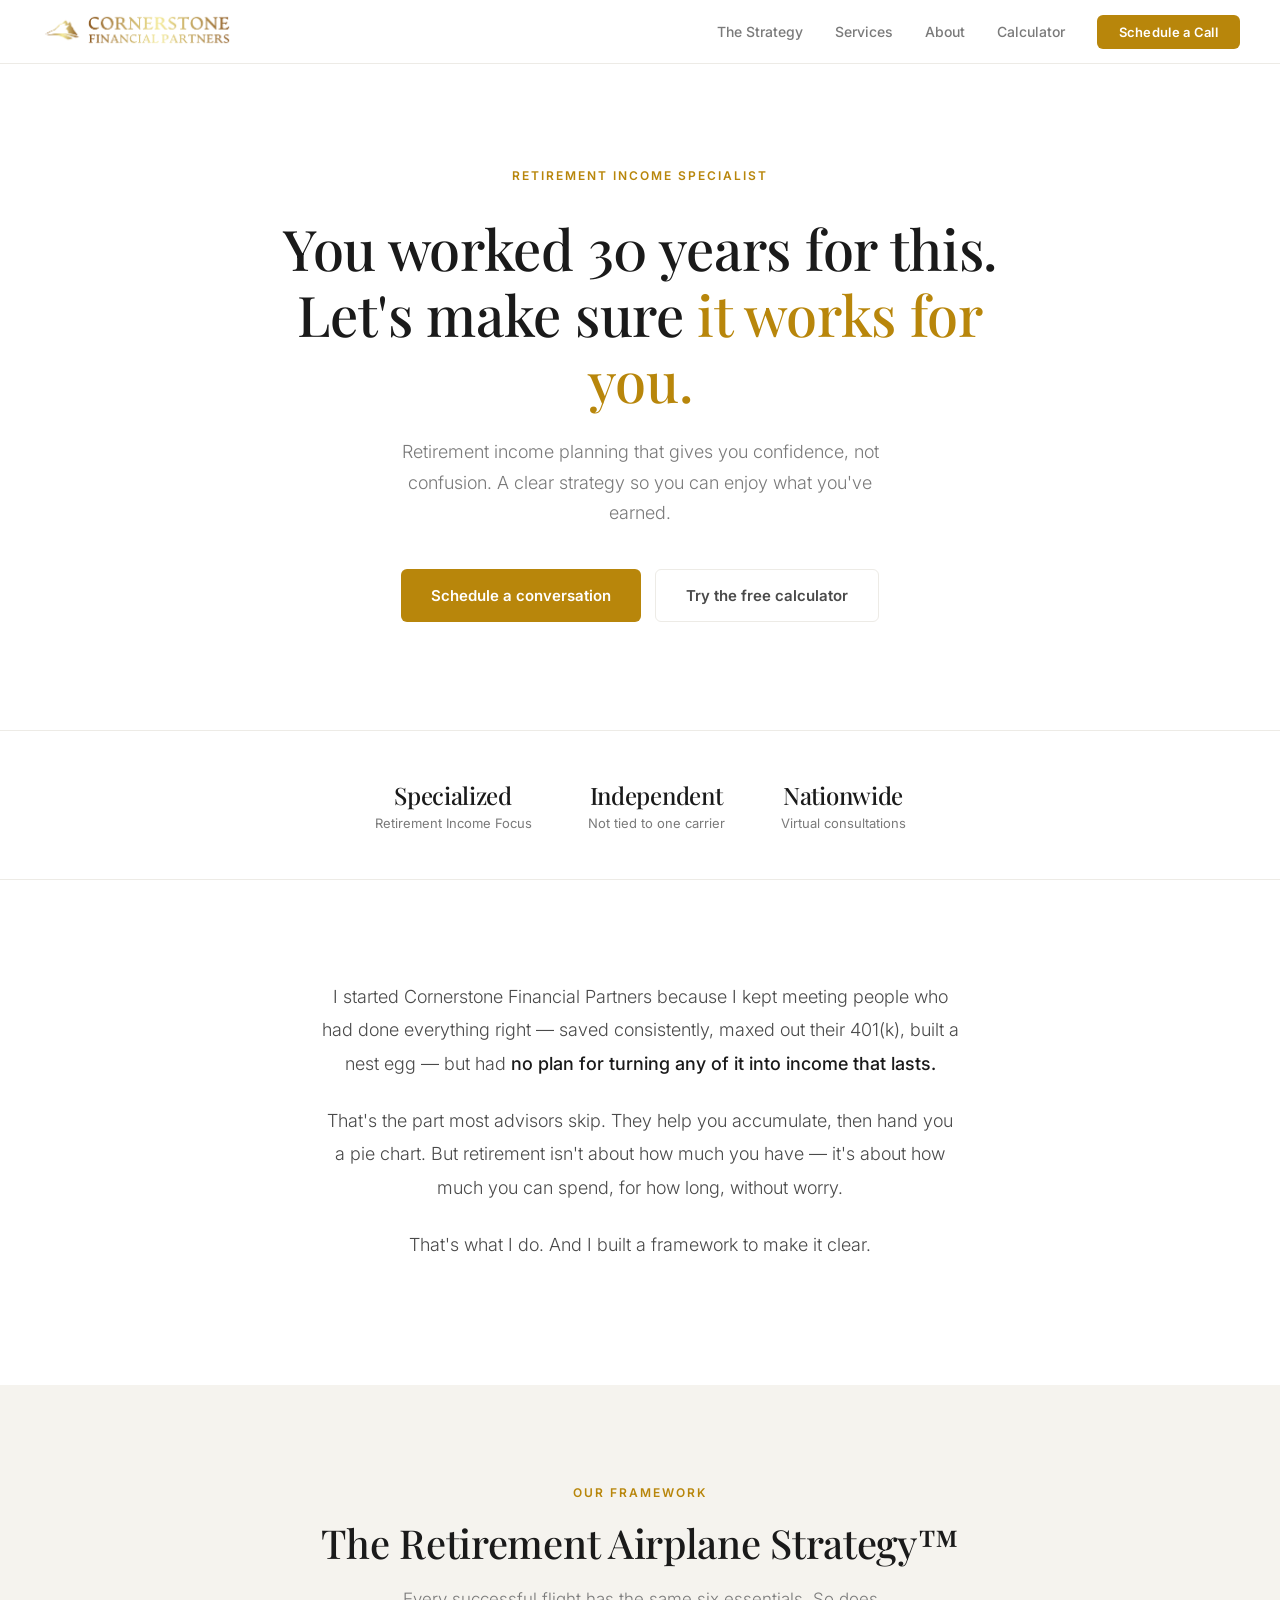
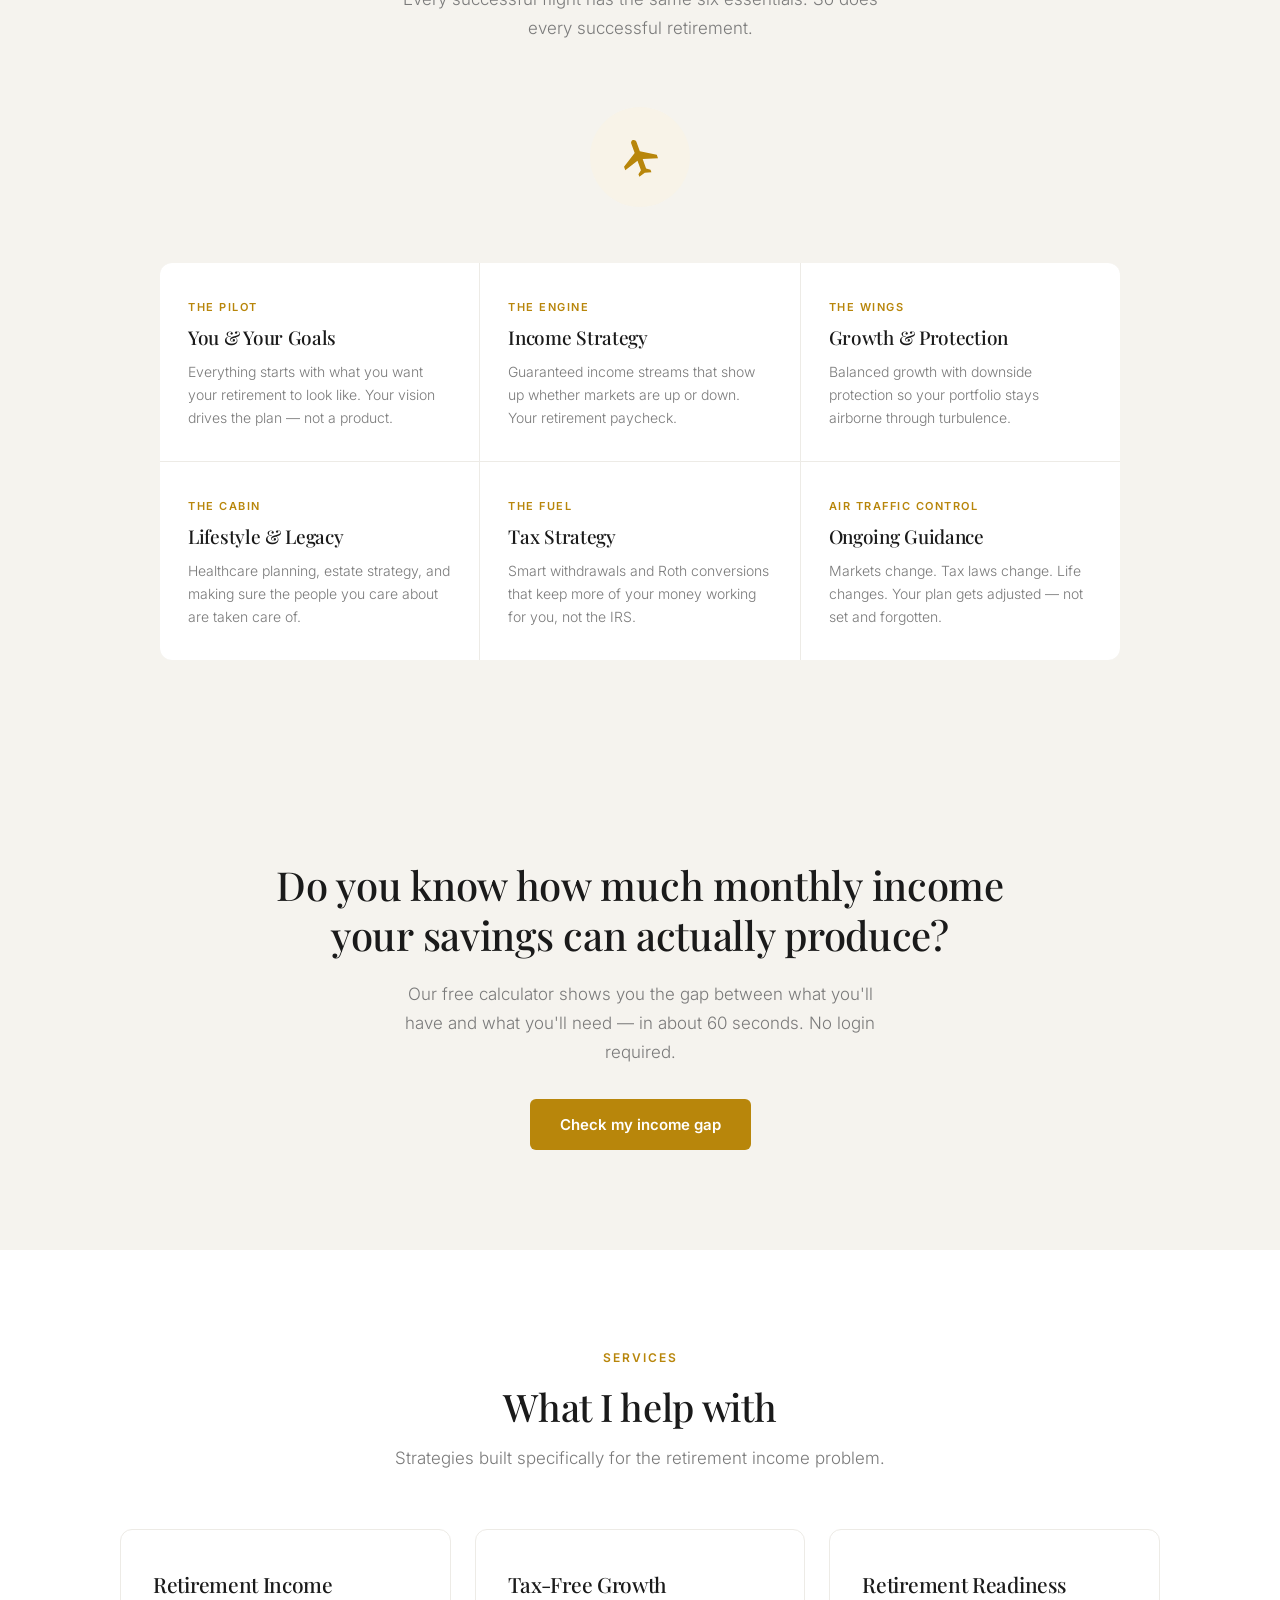
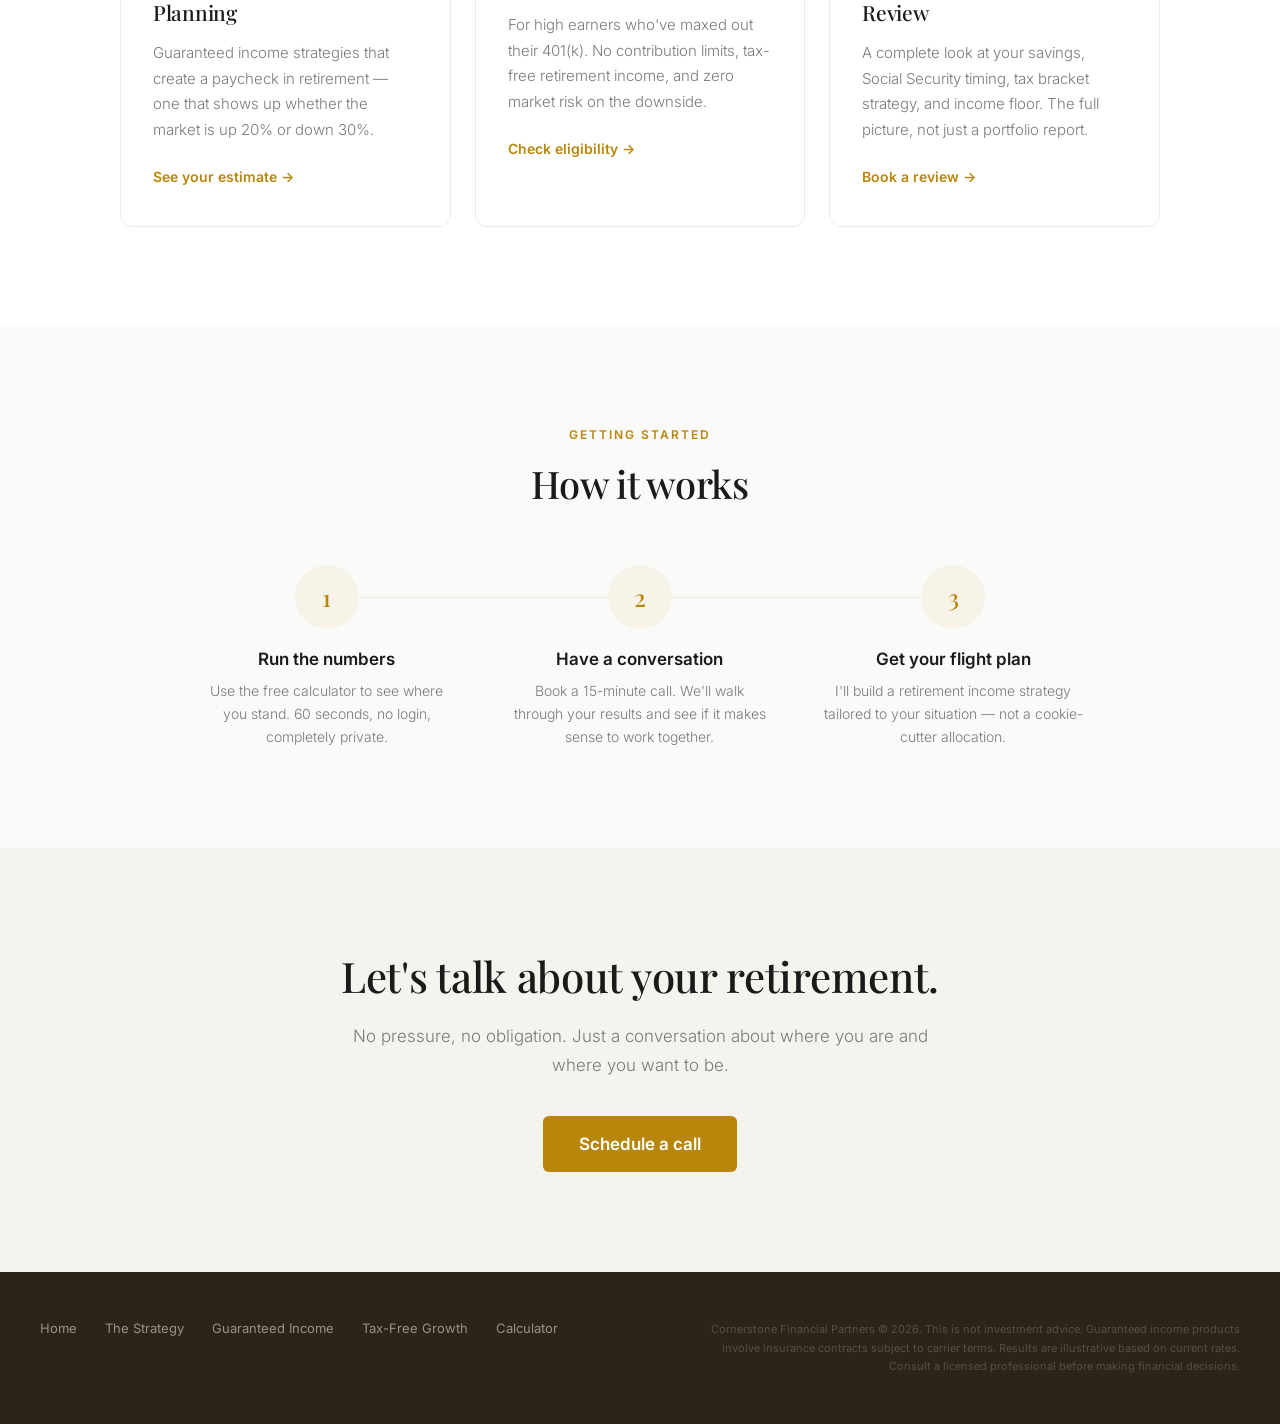
<file: public/index.html>
<!DOCTYPE html>
<html lang="en">
<head>
  <meta charset="UTF-8">
  <meta name="viewport" content="width=device-width, initial-scale=1.0">
  <title>Cornerstone Financial Partners | Retirement Income Planning</title>
  <meta name="description" content="Independent retirement income planning for pre-retirees. Free Retirement Income Gap Calculator. Virtual consultations nationwide.">
  <meta property="og:title" content="Cornerstone Financial Partners | Retirement Income Planning">
  <meta property="og:description" content="Retirement income planning built around the Retirement Airplane Strategy. See where you stand with our free calculator.">
  <meta property="og:image" content="/og-image.png">
  <meta property="og:url" content="https://cornerstone-fps.com">
  <meta property="og:type" content="website">
  <link rel="icon" type="image/png" href="/favicon.png">
  <link rel="apple-touch-icon" href="/apple-touch-icon.png">
  <link rel="preconnect" href="https://fonts.googleapis.com">
  <link rel="preconnect" href="https://fonts.gstatic.com" crossorigin>
  <link href="https://fonts.googleapis.com/css2?family=Inter:wght@300;400;500;600&family=Playfair+Display:wght@400;500;600;700&display=swap" rel="stylesheet">
  <style>
    *, *::before, *::after { box-sizing: border-box; margin: 0; padding: 0; }
    :root {
      --gold: #B8860B;
      --gold-hover: #D4A843;
      --gold-subtle: #F8F3E8;
      --gold-border: #E8D5A8;
      --dark: #1A1A1A;
      --body: #4A4A4A;
      --light: #7A7A7A;
      --muted: #A0A0A0;
      --bg: #FFFFFF;
      --bg-alt: #FAFAF8;
      --bg-warm: #F5F3EE;
      --border: #EDEBE6;
      --footer-bg: #2C2416;
      --serif: 'Playfair Display', Georgia, serif;
      --sans: 'Inter', -apple-system, BlinkMacSystemFont, 'Segoe UI', sans-serif;
    }
    html { scroll-behavior: smooth; }
    body { font-family: var(--sans); background: var(--bg); color: var(--dark); -webkit-font-smoothing: antialiased; }

    /* ── NAV ── */
    nav {
      background: var(--bg);
      border-bottom: 1px solid var(--border);
      padding: 0 40px;
      display: flex;
      align-items: center;
      justify-content: space-between;
      height: 64px;
      position: sticky;
      top: 0;
      z-index: 100;
    }
    .nav-logo { height: 36px; width: auto; }
    .nav-right { display: flex; gap: 32px; align-items: center; }
    .nav-right a {
      color: var(--light);
      text-decoration: none;
      font-size: 14px;
      font-weight: 500;
      transition: color 0.2s;
    }
    .nav-right a:hover { color: var(--dark); }
    .nav-cta {
      background: var(--gold) !important;
      color: #fff !important;
      padding: 9px 22px !important;
      border-radius: 6px;
      font-weight: 600 !important;
      font-size: 13px !important;
      letter-spacing: 0.3px;
      transition: background 0.2s !important;
    }
    .nav-cta:hover { background: var(--gold-hover) !important; }
    .mobile-menu { display: none; background: none; border: none; cursor: pointer; padding: 8px; }
    .mobile-menu svg { width: 22px; height: 22px; fill: var(--light); }

    /* ── HERO ── */
    .hero {
      background: var(--bg);
      color: var(--dark);
      padding: 100px 24px 108px;
      text-align: center;
    }
    .hero-inner {
      max-width: 740px;
      margin: 0 auto;
    }
    .hero-eyebrow {
      display: inline-block;
      font-size: 12px;
      font-weight: 600;
      text-transform: uppercase;
      letter-spacing: 2px;
      color: var(--gold);
      margin-bottom: 32px;
    }
    .hero h1 {
      font-family: var(--serif);
      font-size: clamp(34px, 5.5vw, 56px);
      font-weight: 500;
      line-height: 1.18;
      margin-bottom: 24px;
      color: var(--dark);
      letter-spacing: -0.3px;
    }
    .hero h1 em {
      font-style: normal;
      color: var(--gold);
    }
    .hero-sub {
      font-size: 18px;
      color: var(--light);
      font-weight: 300;
      line-height: 1.7;
      max-width: 520px;
      margin: 0 auto 40px;
    }
    .hero-ctas { display: flex; gap: 14px; justify-content: center; flex-wrap: wrap; }
    .btn {
      display: inline-flex;
      align-items: center;
      gap: 8px;
      padding: 16px 30px;
      border-radius: 6px;
      font-size: 15px;
      font-weight: 600;
      text-decoration: none;
      transition: all 0.2s;
      border: none;
      cursor: pointer;
      font-family: var(--sans);
    }
    .btn-gold { background: var(--gold); color: #fff; }
    .btn-gold:hover { background: var(--gold-hover); transform: translateY(-1px); }
    .btn-outline {
      background: transparent;
      color: var(--body);
      border: 1.5px solid var(--border);
    }
    .btn-outline:hover { border-color: var(--gold-border); background: var(--bg); }

    /* ── TRUST BAR ── */
    .trust-bar {
      display: flex;
      justify-content: center;
      gap: 56px;
      padding: 48px 24px;
      border-top: 1px solid var(--border);
      border-bottom: 1px solid var(--border);
      flex-wrap: wrap;
    }
    .trust-item { text-align: center; }
    .trust-val {
      font-family: var(--serif);
      font-size: 24px;
      font-weight: 500;
      color: var(--dark);
      letter-spacing: -0.3px;
    }
    .trust-label {
      font-size: 13px;
      color: var(--light);
      font-weight: 400;
      margin-top: 4px;
    }

    /* ── INTRO ── */
    .intro {
      padding: 100px 24px;
      text-align: center;
      background: var(--bg);
    }
    .intro-inner {
      max-width: 640px;
      margin: 0 auto;
    }
    .intro p {
      font-size: 18px;
      line-height: 1.85;
      color: var(--body);
      font-weight: 300;
      margin-bottom: 24px;
    }
    .intro strong { color: var(--dark); font-weight: 500; }

    /* ── AIRPLANE STRATEGY SECTION ── */
    .strategy {
      background: var(--bg-warm);
      padding: 100px 24px;
    }
    .strategy-header {
      text-align: center;
      margin-bottom: 64px;
    }
    .eyebrow {
      display: block;
      font-size: 12px;
      font-weight: 600;
      letter-spacing: 2px;
      text-transform: uppercase;
      color: var(--gold);
      margin-bottom: 16px;
    }
    .strategy-header h2 {
      font-family: var(--serif);
      font-size: clamp(28px, 4vw, 40px);
      font-weight: 500;
      color: var(--dark);
      letter-spacing: -0.3px;
      margin-bottom: 16px;
    }
    .strategy-header p {
      font-size: 17px;
      color: var(--light);
      font-weight: 300;
      max-width: 520px;
      margin: 0 auto;
      line-height: 1.7;
    }

    /* airplane icon centerpiece */
    .airplane-centerpiece {
      max-width: 960px;
      margin: 0 auto;
    }
    .airplane-icon-wrap {
      display: flex;
      justify-content: center;
      margin-bottom: 56px;
    }
    .airplane-icon-circle {
      width: 100px;
      height: 100px;
      border-radius: 50%;
      background: var(--gold-subtle);
      display: flex;
      align-items: center;
      justify-content: center;
    }
    .airplane-icon-circle svg {
      width: 44px;
      height: 44px;
      fill: var(--gold);
      transform: rotate(-20deg);
    }

    /* component grid with 1px dividers */
    .component-grid {
      display: grid;
      grid-template-columns: repeat(3, 1fr);
      gap: 1px;
      background: var(--border);
      border-radius: 12px;
      overflow: hidden;
      max-width: 960px;
      margin: 0 auto;
    }
    .component-card {
      background: var(--bg);
      padding: 32px 28px;
      transition: background 0.2s;
    }
    .component-card:hover {
      background: var(--bg-alt);
    }
    .component-tag {
      display: inline-block;
      font-size: 11px;
      font-weight: 600;
      letter-spacing: 1.5px;
      text-transform: uppercase;
      color: var(--gold);
      margin-bottom: 10px;
    }
    .component-card h3 {
      font-family: var(--serif);
      font-size: 19px;
      font-weight: 500;
      color: var(--dark);
      letter-spacing: -0.3px;
      margin-bottom: 10px;
    }
    .component-card p {
      font-size: 14px;
      line-height: 1.65;
      color: var(--light);
      font-weight: 300;
    }

    /* ── CTA BAND (warm, not dark) ── */
    .cta-band {
      background: var(--bg-warm);
      padding: 100px 24px;
    }
    .cta-band-inner {
      max-width: 800px;
      margin: 0 auto;
      text-align: center;
    }
    .cta-band h2 {
      font-family: var(--serif);
      font-size: clamp(26px, 4vw, 40px);
      font-weight: 500;
      color: var(--dark);
      letter-spacing: -0.3px;
      line-height: 1.25;
      margin-bottom: 20px;
    }
    .cta-band p {
      font-size: 17px;
      line-height: 1.7;
      color: var(--light);
      font-weight: 300;
      max-width: 500px;
      margin: 0 auto 32px;
    }

    /* ── SERVICES ── */
    .services {
      padding: 100px 24px;
      background: var(--bg);
    }
    .services-inner {
      max-width: 1040px;
      margin: 0 auto;
    }
    .services-header {
      text-align: center;
      margin-bottom: 56px;
    }
    .services-header h2 {
      font-family: var(--serif);
      font-size: clamp(28px, 3.5vw, 38px);
      font-weight: 500;
      color: var(--dark);
      letter-spacing: -0.3px;
      margin-bottom: 12px;
    }
    .services-header p {
      font-size: 17px;
      color: var(--light);
      font-weight: 300;
      line-height: 1.7;
    }
    .services-grid {
      display: grid;
      grid-template-columns: repeat(3, 1fr);
      gap: 24px;
    }
    .svc-card {
      background: var(--bg);
      border-radius: 12px;
      padding: 40px 32px;
      border: 1px solid var(--border);
      transition: transform 0.2s, box-shadow 0.2s;
    }
    .svc-card:hover {
      transform: translateY(-3px);
      box-shadow: 0 8px 24px rgba(0,0,0,0.05);
    }
    .svc-card h3 {
      font-family: var(--serif);
      font-size: 21px;
      font-weight: 500;
      color: var(--dark);
      letter-spacing: -0.3px;
      margin-bottom: 14px;
    }
    .svc-card p {
      font-size: 15px;
      color: var(--light);
      font-weight: 300;
      line-height: 1.7;
      margin-bottom: 24px;
    }
    .svc-link {
      font-size: 14px;
      font-weight: 600;
      color: var(--gold);
      text-decoration: none;
      transition: color 0.2s;
    }
    .svc-link:hover { color: var(--gold-hover); }

    /* ── HOW IT WORKS ── */
    .how {
      background: var(--bg-alt);
      padding: 100px 24px;
    }
    .how-inner {
      max-width: 900px;
      margin: 0 auto;
    }
    .how-header {
      text-align: center;
      margin-bottom: 56px;
    }
    .how h2 {
      font-family: var(--serif);
      font-size: clamp(28px, 3.5vw, 38px);
      font-weight: 500;
      color: var(--dark);
      letter-spacing: -0.3px;
    }
    .steps {
      display: grid;
      grid-template-columns: repeat(3, 1fr);
      gap: 40px;
      position: relative;
    }
    .steps::before {
      content: '';
      position: absolute;
      top: 32px;
      left: 15%;
      right: 15%;
      height: 1px;
      background: var(--border);
    }
    .step { text-align: center; position: relative; }
    .step-num {
      display: inline-flex;
      align-items: center;
      justify-content: center;
      width: 64px;
      height: 64px;
      border-radius: 50%;
      background: var(--gold-subtle);
      color: var(--gold);
      font-family: var(--serif);
      font-size: 24px;
      font-weight: 500;
      margin-bottom: 20px;
      position: relative;
      z-index: 1;
    }
    .step h3 {
      font-size: 17px;
      font-weight: 600;
      color: var(--dark);
      margin-bottom: 10px;
    }
    .step p {
      font-size: 14px;
      color: var(--light);
      font-weight: 300;
      line-height: 1.65;
      max-width: 260px;
      margin: 0 auto;
    }

    /* ── BOTTOM CTA ── */
    .bottom-cta {
      background: var(--bg-warm);
      padding: 100px 24px;
      text-align: center;
    }
    .bottom-cta-inner {
      max-width: 600px;
      margin: 0 auto;
    }
    .bottom-cta h2 {
      font-family: var(--serif);
      font-size: clamp(28px, 4vw, 42px);
      font-weight: 500;
      color: var(--dark);
      letter-spacing: -0.3px;
      margin-bottom: 18px;
    }
    .bottom-cta p {
      font-size: 17px;
      color: var(--light);
      font-weight: 300;
      line-height: 1.7;
      margin-bottom: 36px;
    }
    .bottom-cta .btn-gold { font-size: 17px; padding: 18px 36px; }

    /* ── FOOTER ── */
    footer {
      background: var(--footer-bg);
      color: rgba(255,255,255,0.4);
      padding: 48px 40px;
      display: flex;
      justify-content: space-between;
      align-items: flex-start;
      flex-wrap: wrap;
      gap: 24px;
    }
    .footer-links { display: flex; gap: 28px; }
    .footer-links a {
      color: rgba(255,255,255,0.5);
      text-decoration: none;
      font-size: 13px;
      font-weight: 400;
      transition: color 0.2s;
    }
    .footer-links a:hover { color: rgba(255,255,255,0.75); }
    .footer-legal {
      font-size: 11px;
      color: rgba(255,255,255,0.2);
      line-height: 1.7;
      max-width: 560px;
      text-align: right;
    }

    /* ── MOBILE ── */
    @media (max-width: 768px) {
      nav { padding: 0 20px; }
      .nav-right {
        display: none;
        flex-direction: column;
        position: absolute;
        top: 64px;
        left: 0;
        right: 0;
        background: var(--bg);
        padding: 20px;
        gap: 16px;
        border-bottom: 1px solid var(--border);
        box-shadow: 0 4px 12px rgba(0,0,0,0.05);
      }
      .nav-right.open { display: flex; }
      .mobile-menu { display: block; }
      .hero { padding: 72px 20px 80px; }
      .hero h1 { font-size: 32px; }
      .hero-sub { font-size: 16px; }
      .hero-ctas { flex-direction: column; align-items: center; }
      .btn { justify-content: center; width: 100%; max-width: 320px; }
      .trust-bar { gap: 28px; padding: 36px 20px; }
      .trust-val { font-size: 20px; }
      .intro { padding: 64px 20px; }
      .intro p { font-size: 16px; }
      .strategy { padding: 64px 20px; }
      .component-grid { grid-template-columns: 1fr; border-radius: 10px; }
      .cta-band { padding: 64px 20px; }
      .cta-band h2 { font-size: 24px; }
      .services { padding: 64px 20px; }
      .services-grid { grid-template-columns: 1fr; }
      .how { padding: 64px 20px; }
      .steps { grid-template-columns: 1fr; gap: 32px; }
      .steps::before { display: none; }
      .bottom-cta { padding: 64px 20px; }
      .bottom-cta .btn-gold { width: 100%; max-width: 320px; justify-content: center; }
      footer { padding: 32px 20px; flex-direction: column; }
      .footer-links { flex-wrap: wrap; gap: 16px; }
      .footer-legal { text-align: left; }
    }
    @media (max-width: 480px) {
      .trust-bar { flex-direction: column; gap: 20px; }
      .hero h1 { font-size: 28px; }
      .services-header h2,
      .strategy-header h2,
      .how h2 { font-size: 26px; }
    }
  </style>
</head>
<body>

  <!-- Nav -->
  <nav>
    <a href="/">
      <img class="nav-logo" src="logo-color.png" alt="Cornerstone Financial Partners" style="height:36px;width:auto;">
    </a>
    <button class="mobile-menu" onclick="document.querySelector('.nav-right').classList.toggle('open')" aria-label="Menu">
      <svg viewBox="0 0 24 24"><path d="M3 6h18v2H3V6zm0 5h18v2H3v-2zm0 5h18v2H3v-2z"/></svg>
    </button>
    <div class="nav-right">
      <a href="#strategy">The Strategy</a>
      <a href="#services">Services</a>
      <a href="#about">About</a>
      <a href="https://calculator.cornerstone-fps.com">Calculator</a>
      <a href="#contact" class="nav-cta">Schedule a Call</a>
    </div>
  </nav>

  <!-- Hero -->
  <section class="hero">
    <div class="hero-inner">
      <div class="hero-eyebrow">Retirement Income Specialist</div>
      <h1>You worked 30 years for this.<br>Let's make sure <em>it works for you.</em></h1>
      <p class="hero-sub">Retirement income planning that gives you confidence, not confusion. A clear strategy so you can enjoy what you've earned.</p>
      <div class="hero-ctas">
        <a href="#contact" class="btn btn-gold">Schedule a conversation</a>
        <a href="https://calculator.cornerstone-fps.com" class="btn btn-outline">Try the free calculator</a>
      </div>
    </div>
  </section>

  <!-- Trust bar -->
  <div class="trust-bar">
    <div class="trust-item">
      <div class="trust-val">Specialized</div>
      <div class="trust-label">Retirement Income Focus</div>
    </div>
    <div class="trust-item">
      <div class="trust-val">Independent</div>
      <div class="trust-label">Not tied to one carrier</div>
    </div>
    <div class="trust-item">
      <div class="trust-val">Nationwide</div>
      <div class="trust-label">Virtual consultations</div>
    </div>
  </div>

  <!-- Personal intro -->
  <section class="intro" id="about">
    <div class="intro-inner">
      <p>I started Cornerstone Financial Partners because I kept meeting people who had done everything right &mdash; saved consistently, maxed out their 401(k), built a nest egg &mdash; but had <strong>no plan for turning any of it into income that lasts.</strong></p>
      <p>That's the part most advisors skip. They help you accumulate, then hand you a pie chart. But retirement isn't about how much you have &mdash; it's about how much you can spend, for how long, without worry.</p>
      <p>That's what I do. And I built a framework to make it clear.</p>
    </div>
  </section>

  <!-- Airplane Strategy -->
  <section class="strategy" id="strategy">
    <div class="strategy-header">
      <span class="eyebrow">Our Framework</span>
      <h2>The Retirement Airplane Strategy&trade;</h2>
      <p>Every successful flight has the same six essentials. So does every successful retirement.</p>
    </div>

    <div class="airplane-centerpiece">
      <!-- Clean airplane icon -->
      <div class="airplane-icon-wrap">
        <div class="airplane-icon-circle">
          <svg viewBox="0 0 24 24" xmlns="http://www.w3.org/2000/svg"><path d="M21 16v-2l-8-5V3.5c0-.83-.67-1.5-1.5-1.5S10 2.67 10 3.5V9l-8 5v2l8-2.5V19l-2 1.5V22l3.5-1 3.5 1v-1.5L13 19v-5.5l8 2.5z"/></svg>
        </div>
      </div>

      <!-- Component cards -->
      <div class="component-grid">
        <div class="component-card">
          <div class="component-tag">The Pilot</div>
          <h3>You &amp; Your Goals</h3>
          <p>Everything starts with what you want your retirement to look like. Your vision drives the plan &mdash; not a product.</p>
        </div>
        <div class="component-card">
          <div class="component-tag">The Engine</div>
          <h3>Income Strategy</h3>
          <p>Guaranteed income streams that show up whether markets are up or down. Your retirement paycheck.</p>
        </div>
        <div class="component-card">
          <div class="component-tag">The Wings</div>
          <h3>Growth &amp; Protection</h3>
          <p>Balanced growth with downside protection so your portfolio stays airborne through turbulence.</p>
        </div>
        <div class="component-card">
          <div class="component-tag">The Cabin</div>
          <h3>Lifestyle &amp; Legacy</h3>
          <p>Healthcare planning, estate strategy, and making sure the people you care about are taken care of.</p>
        </div>
        <div class="component-card">
          <div class="component-tag">The Fuel</div>
          <h3>Tax Strategy</h3>
          <p>Smart withdrawals and Roth conversions that keep more of your money working for you, not the IRS.</p>
        </div>
        <div class="component-card">
          <div class="component-tag">Air Traffic Control</div>
          <h3>Ongoing Guidance</h3>
          <p>Markets change. Tax laws change. Life changes. Your plan gets adjusted &mdash; not set and forgotten.</p>
        </div>
      </div>
    </div>
  </section>

  <!-- CTA Band (warm background, not dark) -->
  <section class="cta-band">
    <div class="cta-band-inner">
      <h2>Do you know how much monthly income your savings can actually produce?</h2>
      <p>Our free calculator shows you the gap between what you'll have and what you'll need &mdash; in about 60 seconds. No login required.</p>
      <a href="https://calculator.cornerstone-fps.com" class="btn btn-gold">Check my income gap</a>
    </div>
  </section>

  <!-- Services -->
  <section class="services" id="services">
    <div class="services-inner">
      <div class="services-header">
        <span class="eyebrow">Services</span>
        <h2>What I help with</h2>
        <p>Strategies built specifically for the retirement income problem.</p>
      </div>
      <div class="services-grid">
        <div class="svc-card">
          <h3>Retirement Income Planning</h3>
          <p>Guaranteed income strategies that create a paycheck in retirement &mdash; one that shows up whether the market is up 20% or down 30%.</p>
          <a href="/annuity" class="svc-link">See your estimate &rarr;</a>
        </div>
        <div class="svc-card">
          <h3>Tax-Free Growth</h3>
          <p>For high earners who've maxed out their 401(k). No contribution limits, tax-free retirement income, and zero market risk on the downside.</p>
          <a href="/iul" class="svc-link">Check eligibility &rarr;</a>
        </div>
        <div class="svc-card">
          <h3>Retirement Readiness Review</h3>
          <p>A complete look at your savings, Social Security timing, tax bracket strategy, and income floor. The full picture, not just a portfolio report.</p>
          <a href="#contact" class="svc-link">Book a review &rarr;</a>
        </div>
      </div>
    </div>
  </section>

  <!-- How it works -->
  <section class="how">
    <div class="how-inner">
      <div class="how-header">
        <span class="eyebrow">Getting Started</span>
        <h2>How it works</h2>
      </div>
      <div class="steps">
        <div class="step">
          <div class="step-num">1</div>
          <h3>Run the numbers</h3>
          <p>Use the free calculator to see where you stand. 60 seconds, no login, completely private.</p>
        </div>
        <div class="step">
          <div class="step-num">2</div>
          <h3>Have a conversation</h3>
          <p>Book a 15-minute call. We'll walk through your results and see if it makes sense to work together.</p>
        </div>
        <div class="step">
          <div class="step-num">3</div>
          <h3>Get your flight plan</h3>
          <p>I'll build a retirement income strategy tailored to your situation &mdash; not a cookie-cutter allocation.</p>
        </div>
      </div>
    </div>
  </section>

  <!-- Bottom CTA -->
  <section class="bottom-cta" id="contact">
    <div class="bottom-cta-inner">
      <h2>Let's talk about your retirement.</h2>
      <p>No pressure, no obligation. Just a conversation about where you are and where you want to be.</p>
      <a href="https://calculator.cornerstone-fps.com" class="btn btn-gold">Schedule a call</a>
    </div>
  </section>

  <!-- Footer -->
  <footer>
    <div class="footer-links">
      <a href="/">Home</a>
      <a href="#strategy">The Strategy</a>
      <a href="/annuity">Guaranteed Income</a>
      <a href="/iul">Tax-Free Growth</a>
      <a href="https://calculator.cornerstone-fps.com">Calculator</a>
    </div>
    <p class="footer-legal">
      Cornerstone Financial Partners &copy; 2026. This is not investment advice. Guaranteed income products involve insurance contracts subject to carrier terms. Results are illustrative based on current rates. Consult a licensed professional before making financial decisions.
    </p>
  </footer>

</body>
</html>
</file>
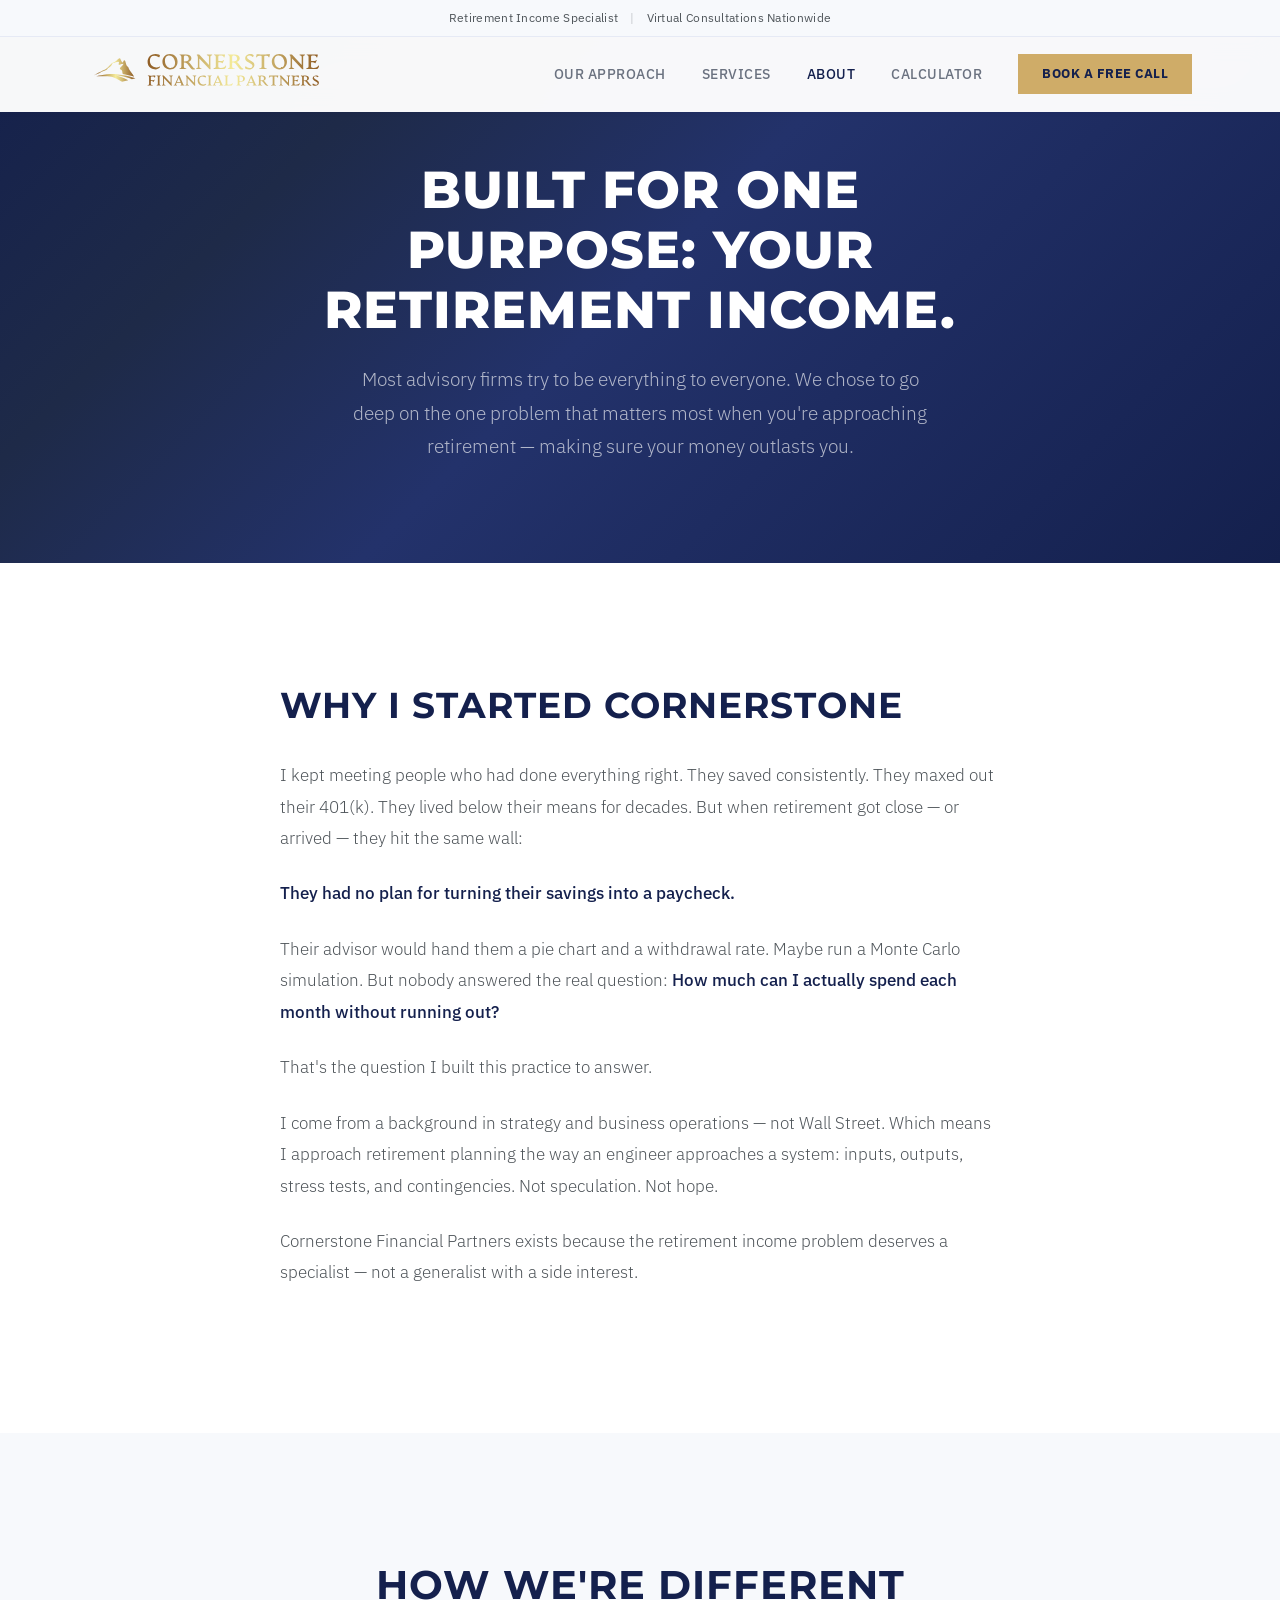
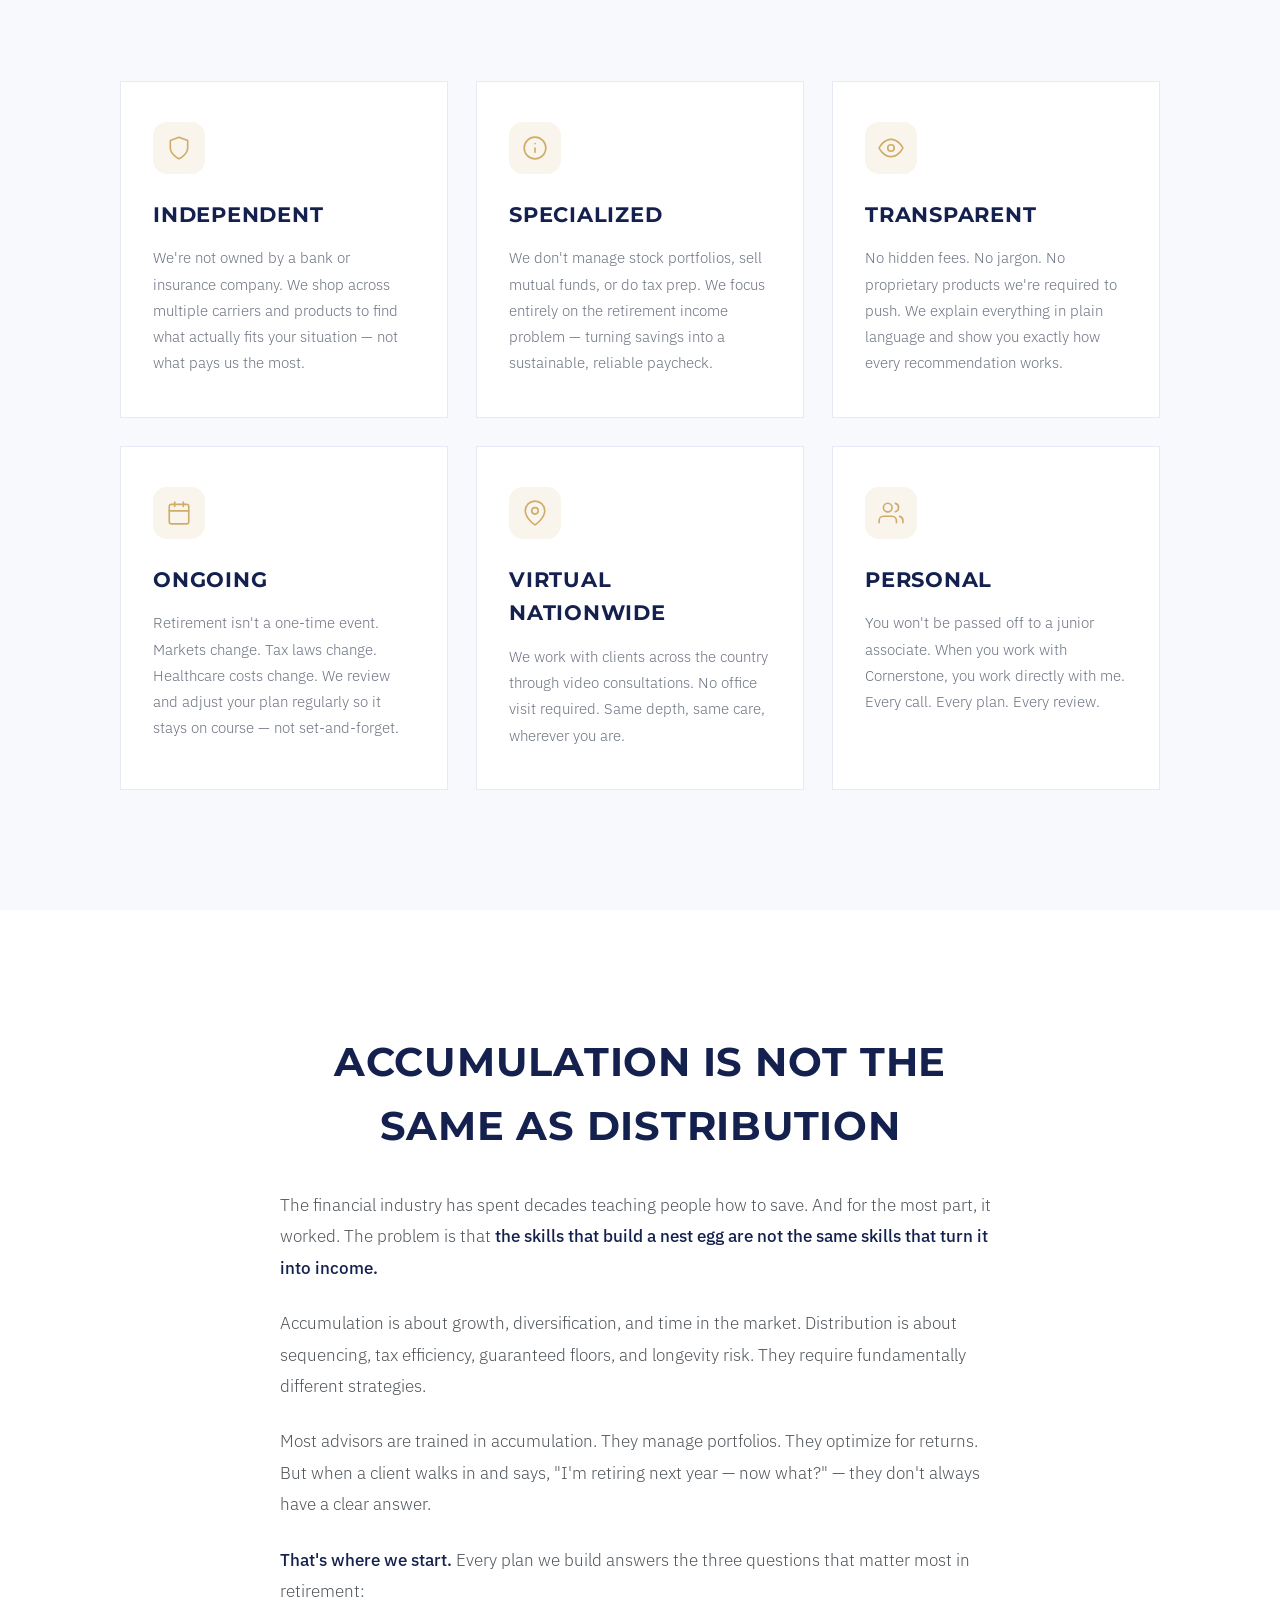
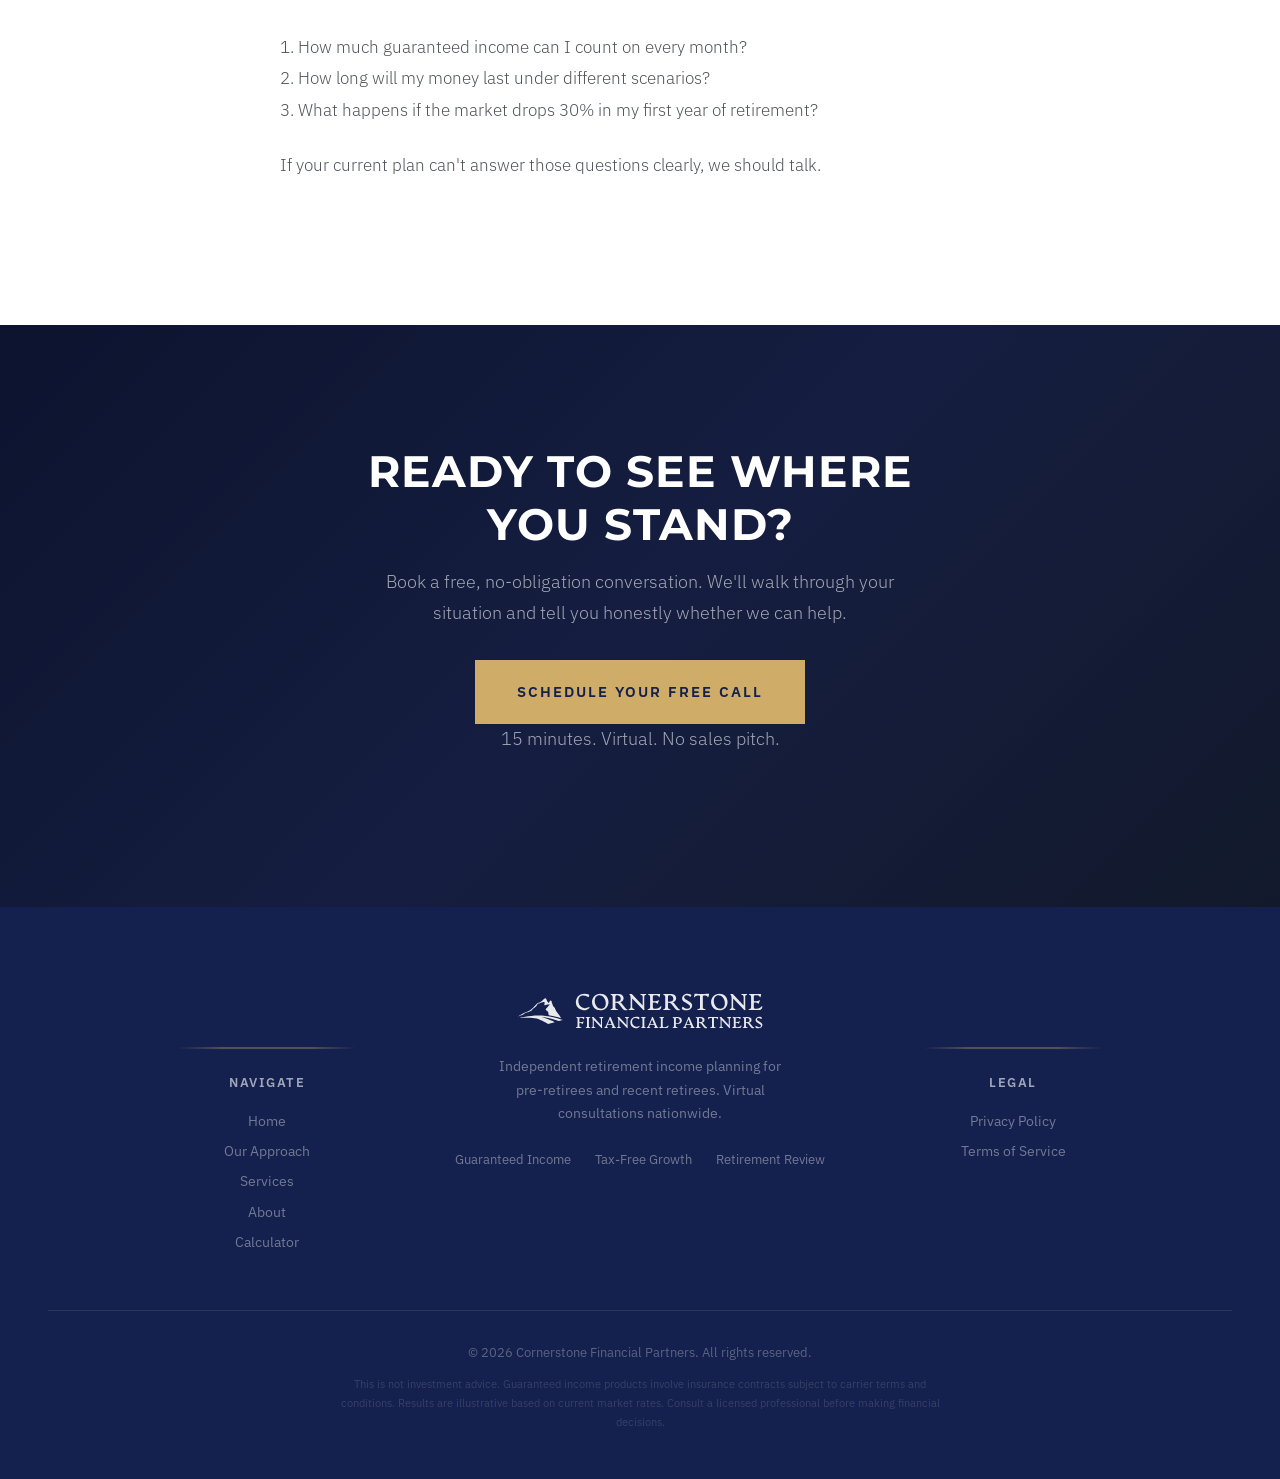
<file: about.html>
<!DOCTYPE html>
<html lang="en">
<head>
  <meta charset="UTF-8">
  <meta name="viewport" content="width=device-width, initial-scale=1.0">
  <title>About | Cornerstone Financial Partners</title>
  <meta name="description" content="Meet Julio, founder of Cornerstone Financial Partners. Independent retirement income specialist helping pre-retirees turn savings into income that lasts.">
  <meta property="og:title" content="About Cornerstone Financial Partners">
  <meta property="og:description" content="Independent. Specialized. Built around one mission: helping you retire with income you can count on.">
  <meta property="og:image" content="/og-image.png">
  <link rel="icon" type="image/png" href="/favicon.png">
  <link rel="apple-touch-icon" href="/apple-touch-icon.png">
  <link rel="preconnect" href="https://fonts.googleapis.com">
  <link rel="preconnect" href="https://fonts.gstatic.com" crossorigin>
  <link href="https://fonts.googleapis.com/css2?family=Montserrat:wght@300;400;500;600;700;800&family=IBM+Plex+Sans:wght@300;400;500;600;700&display=swap" rel="stylesheet">
  <style>
    *, *::before, *::after { box-sizing: border-box; margin: 0; padding: 0; }

    :root {
      --primary: #14204D;
      --primary-hover: #0f1a3e;
      --primary-subtle: #F7F9FC;
      --primary-border: #e6eaf5;
      --secondary: #23326B;
      --accent: #CFAC68;
      --accent-hover: #E9C786;
      --dark: #14204D;
      --dark-deep: #0C1333;
      --body: #4F555A;
      --light: #6b7280;
      --muted: #9ca3af;
      --bg: #FFFFFF;
      --bg-alt: #FAFAFA;
      --bg-warm: #F7F9FC;
      --border: #e6eaf5;
      --footer-bg: #14204D;
      --heading: 'Montserrat', 'Helvetica Neue', Helvetica, Arial, sans-serif;
      --body-font: 'IBM Plex Sans', -apple-system, BlinkMacSystemFont, 'Segoe UI', sans-serif;
      --shadow-sm: 0 2px 4px rgba(20,32,77,0.05);
      --shadow-md: 0 6px 18px rgba(20,32,77,0.08);
      --shadow-lg: 0 6px 18px rgba(20,32,77,0.15);
      --radius: 0px;
      --transition: 0.3s ease;
      --max-width: 1200px;
    }

    html { scroll-behavior: smooth; }
    body {
      font-family: var(--body-font);
      background: var(--bg);
      color: var(--dark);
      -webkit-font-smoothing: antialiased;
      line-height: 1.6;
    }

    /* ── SCROLL REVEAL ── */
    .reveal {
      opacity: 0;
      transform: translateY(32px);
      transition: opacity 0.8s ease, transform 0.8s ease;
    }
    .reveal.visible {
      opacity: 1;
      transform: translateY(0);
    }
    .reveal-delay-1 { transition-delay: 0.1s; }
    .reveal-delay-2 { transition-delay: 0.2s; }
    .reveal-delay-3 { transition-delay: 0.3s; }

    /* ── BACK TO TOP ── */
    .back-to-top {
      position: fixed;
      bottom: 32px;
      right: 32px;
      width: 48px;
      height: 48px;
      background: var(--accent);
      color: var(--primary);
      border: none;
      border-radius: 50%;
      cursor: pointer;
      display: flex;
      align-items: center;
      justify-content: center;
      opacity: 0;
      visibility: hidden;
      transition: all var(--transition);
      z-index: 90;
      box-shadow: 0 4px 16px rgba(207,172,104,0.3);
    }
    .back-to-top.visible {
      opacity: 1;
      visibility: visible;
    }
    .back-to-top:hover {
      background: var(--accent-hover);
      transform: translateY(-3px);
    }
    .back-to-top svg {
      width: 20px;
      height: 20px;
      stroke: var(--primary);
      fill: none;
      stroke-width: 2.5;
    }

    /* ── UTILITY BAR ── */
    .utility-bar {
      position: fixed;
      top: 0;
      left: 0;
      right: 0;
      z-index: 101;
      background: var(--bg-warm);
      border-bottom: 1px solid var(--border);
      transition: transform 0.3s ease;
    }
    .utility-bar.hidden { transform: translateY(-100%); }
    .utility-inner {
      max-width: var(--max-width);
      margin: 0 auto;
      padding: 0 48px;
      height: 36px;
      display: flex;
      align-items: center;
      justify-content: center;
      gap: 0;
      font-family: var(--body-font);
      font-size: 12px;
      color: var(--body);
      letter-spacing: 0.3px;
    }
    .utility-item { white-space: nowrap; }
    .utility-sep {
      margin: 0 12px;
      opacity: 0.3;
    }

    /* ── HEADER (starts solid on subpages) ── */
    header {
      position: fixed;
      top: 36px;
      left: 0;
      right: 0;
      z-index: 100;
      background: rgba(255,255,255,0.97);
      backdrop-filter: blur(12px);
      -webkit-backdrop-filter: blur(12px);
      box-shadow: var(--shadow-sm);
      transition: all 0.5s ease;
    }
    header.scrolled {
      top: 0;
      box-shadow: var(--shadow-md);
    }
    .header-inner {
      max-width: var(--max-width);
      margin: 0 auto;
      padding: 0 48px;
      display: flex;
      align-items: center;
      justify-content: space-between;
      height: 76px;
      transition: height 0.5s ease;
    }
    .nav-logo {
      height: 44px;
      width: auto;
      transition: all 0.4s ease;
    }
    .nav-links {
      display: flex;
      gap: 36px;
      align-items: center;
    }
    .nav-links a {
      color: var(--light);
      text-decoration: none;
      font-size: 14px;
      font-weight: 500;
      transition: color var(--transition);
      text-transform: uppercase;
      letter-spacing: 0.5px;
    }
    .nav-links a:hover { color: var(--primary); }
    .nav-links a.active { color: var(--dark); }
    .nav-cta {
      background: var(--accent) !important;
      color: var(--primary) !important;
      padding: 10px 24px !important;
      border-radius: var(--radius);
      font-weight: 700 !important;
      font-size: 13px !important;
      letter-spacing: 2px;
      transition: all var(--transition) !important;
      text-transform: uppercase !important;
    }
    .nav-cta:hover {
      background: var(--accent-hover) !important;
      transform: translateY(-1px) !important;
    }

    /* Hamburger */
    .mobile-menu {
      display: none;
      background: none;
      border: none;
      cursor: pointer;
      padding: 8px;
      z-index: 101;
    }
    .hamburger {
      width: 24px;
      height: 18px;
      position: relative;
    }
    .hamburger span {
      display: block;
      width: 100%;
      height: 2px;
      background: var(--dark);
      position: absolute;
      left: 0;
      transition: all 0.3s ease;
    }
    .hamburger span:nth-child(1) { top: 0; }
    .hamburger span:nth-child(2) { top: 8px; }
    .hamburger span:nth-child(3) { top: 16px; }
    .mobile-menu.open .hamburger span:nth-child(1) {
      top: 8px;
      transform: rotate(45deg);
    }
    .mobile-menu.open .hamburger span:nth-child(2) {
      opacity: 0;
    }
    .mobile-menu.open .hamburger span:nth-child(3) {
      top: 8px;
      transform: rotate(-45deg);
    }
    .mobile-menu.open .hamburger span {
      background: var(--dark) !important;
    }

    /* ── PAGE HERO (dark, centered) ── */
    .page-hero {
      position: relative;
      padding: 160px 24px 100px;
      text-align: center;
      overflow: hidden;
    }
    .page-hero-bg {
      position: absolute;
      inset: 0;
      background: linear-gradient(135deg, #14204D 0%, #1E2A48 25%, #23326B 50%, #14204D 100%);
    }
    .page-hero-inner {
      position: relative;
      z-index: 2;
      max-width: 720px;
      margin: 0 auto;
    }
    .page-hero h1 {
      font-family: var(--heading);
      font-size: clamp(34px, 5vw, 52px);
      font-weight: 800;
      line-height: 1.15;
      color: #fff;
      margin-bottom: 24px;
      letter-spacing: 1px;
      text-transform: uppercase;
    }
    .page-hero p {
      font-size: 19px;
      color: rgba(255,255,255,0.65);
      font-weight: 300;
      line-height: 1.75;
      max-width: 580px;
      margin: 0 auto;
    }

    /* ── STORY ── */
    .story {
      padding: 120px 24px;
      background: var(--bg);
    }
    .story-inner {
      max-width: 720px;
      margin: 0 auto;
    }
    .story-inner h2 {
      font-family: var(--heading);
      font-size: clamp(26px, 3.5vw, 36px);
      font-weight: 700;
      color: var(--dark);
      margin-bottom: 32px;
      line-height: 1.25;
      text-transform: uppercase;
      letter-spacing: 1px;
    }
    .story-inner p {
      font-size: 17px;
      line-height: 1.85;
      color: var(--body);
      font-weight: 300;
      margin-bottom: 24px;
    }
    .story-inner strong { color: var(--dark); font-weight: 500; }

    /* ── VALUES ── */
    .values {
      background: var(--bg-warm);
      padding: 120px 24px;
    }
    .values-header {
      text-align: center;
      margin-bottom: 64px;
    }
    .values-header h2 {
      font-family: var(--heading);
      font-size: clamp(28px, 3.5vw, 40px);
      font-weight: 700;
      color: var(--dark);
      text-transform: uppercase;
      letter-spacing: 1px;
    }
    .values-grid {
      display: grid;
      grid-template-columns: repeat(3, 1fr);
      gap: 28px;
      max-width: 1040px;
      margin: 0 auto;
    }
    .value-card {
      background: var(--bg);
      border-radius: var(--radius);
      padding: 40px 32px;
      border: 1px solid var(--border);
      transition: all var(--transition);
    }
    .value-card:hover {
      transform: translateY(-4px);
      box-shadow: var(--shadow-md);
      border-color: var(--accent);
    }
    .value-icon {
      width: 52px; height: 52px; border-radius: 14px;
      background: rgba(207,172,104,0.12);
      display: flex; align-items: center; justify-content: center;
      margin-bottom: 24px;
    }
    .value-icon svg { width: 26px; height: 26px; stroke: var(--accent); fill: none; stroke-width: 1.5; stroke-linecap: round; stroke-linejoin: round; }
    .value-card h3 {
      font-family: var(--heading);
      font-size: 21px; font-weight: 700; color: var(--dark); margin-bottom: 14px;
      text-transform: uppercase; letter-spacing: 0.75px;
    }
    .value-card p {
      font-size: 15px; color: var(--light); line-height: 1.75; font-weight: 300;
    }

    /* ── APPROACH ── */
    .approach {
      padding: 120px 24px;
      background: var(--bg);
    }
    .approach-inner {
      max-width: 720px;
      margin: 0 auto;
      text-align: center;
    }
    .approach-inner h2 {
      font-family: var(--heading);
      font-size: clamp(28px, 3.5vw, 40px);
      font-weight: 700; color: var(--dark); margin-bottom: 32px;
      text-transform: uppercase; letter-spacing: 0.75px;
    }
    .approach-inner p {
      font-size: 17px; line-height: 1.85; color: var(--body); font-weight: 300; margin-bottom: 24px;
      text-align: left;
    }
    .approach-inner strong { color: var(--dark); font-weight: 500; }

    /* ── BOTTOM CTA ── */
    .bottom-cta {
      position: relative;
      padding: 120px 24px;
      text-align: center;
      overflow: hidden;
    }
    .bottom-cta-bg {
      position: absolute;
      inset: 0;
      background: linear-gradient(135deg, #14204D 0%, #23326B 50%, #1E2A48 100%);
    }
    .bottom-cta-overlay {
      position: absolute;
      inset: 0;
      background: rgba(0,0,0,0.4);
    }
    .bottom-cta-inner {
      position: relative;
      z-index: 2;
      max-width: 640px;
      margin: 0 auto;
    }
    .bottom-cta h2 {
      font-family: var(--heading);
      font-size: clamp(28px, 4vw, 44px);
      font-weight: 700;
      color: #fff;
      margin-bottom: 16px;
      line-height: 1.2;
      text-transform: uppercase;
      letter-spacing: 1px;
    }
    .bottom-cta p {
      font-size: 18px;
      color: rgba(255,255,255,0.6);
      font-weight: 300;
      line-height: 1.7;
      max-width: 520px;
      margin: 0 auto 32px;
    }
    .btn {
      display: inline-flex;
      align-items: center;
      gap: 8px;
      padding: 16px 32px;
      border-radius: var(--radius);
      font-size: 14px;
      font-weight: 600;
      text-decoration: none;
      transition: all var(--transition);
      border: none;
      cursor: pointer;
      font-family: var(--body-font);
      text-transform: uppercase;
      letter-spacing: 2px;
    }
    .btn-gold {
      background: var(--accent);
      color: var(--primary);
      border: 2px solid var(--accent);
    }
    .btn-gold:hover {
      background: var(--accent-hover);
      border-color: var(--accent-hover);
    }
    .bottom-cta .btn-gold {
      font-size: 15px;
      padding: 18px 40px;
    }
    .bottom-cta-note {
      margin-top: 16px;
      font-size: 13px;
      color: rgba(255,255,255,0.4);
    }

    /* ── FOOTER (Aurora Style) ── */
    footer {
      background: var(--footer-bg);
      color: rgba(255,255,255,0.5);
      padding: 80px 48px 48px;
      position: relative;
      overflow: hidden;
    }
    .footer-inner {
      max-width: var(--max-width);
      margin: 0 auto;
    }
    .footer-main {
      display: flex;
      justify-content: center;
      align-items: flex-start;
      text-align: center;
      gap: 0;
    }
    .footer-col-side {
      width: 280px;
      display: flex;
      flex-direction: column;
      align-items: center;
      margin-top: 60px;
    }
    .footer-col-side::before {
      content: '';
      height: 2px;
      width: 180px;
      display: block;
      background: radial-gradient(circle, rgba(207,172,104,0.35) 0%, rgba(207,172,104,0.35) 48%, transparent 100%);
      margin-bottom: 24px;
    }
    .footer-center {
      padding: 0 48px;
      display: flex;
      flex-direction: column;
      align-items: center;
    }
    .footer-logo {
      height: 48px;
      width: auto;
      opacity: 0.9;
      margin-bottom: 20px;
    }
    .footer-tagline {
      font-size: 14px;
      color: rgba(255,255,255,0.4);
      line-height: 1.7;
      max-width: 300px;
      margin-bottom: 24px;
    }
    .footer-nav {
      display: flex;
      gap: 24px;
      flex-wrap: wrap;
      justify-content: center;
    }
    .footer-nav a {
      color: rgba(255,255,255,0.4);
      text-decoration: none;
      font-size: 13px;
      transition: color var(--transition);
    }
    .footer-nav a:hover { color: var(--accent); }
    .footer-col-side h4 {
      font-size: 13px;
      font-weight: 600;
      text-transform: uppercase;
      letter-spacing: 1.5px;
      color: rgba(255,255,255,0.6);
      margin-bottom: 16px;
    }
    .footer-col-side p,
    .footer-col-side a {
      font-size: 14px;
      color: rgba(255,255,255,0.4);
      text-decoration: none;
      margin-bottom: 8px;
      display: block;
      transition: color var(--transition);
    }
    .footer-col-side a:hover { color: var(--accent); }
    .footer-bottom {
      margin-top: 48px;
      padding-top: 32px;
      border-top: 1px solid rgba(207,172,104,0.15);
      text-align: center;
    }
    .footer-copy {
      font-size: 13px;
      color: rgba(255,255,255,0.3);
      margin-bottom: 12px;
    }
    .footer-legal {
      font-size: 11px;
      color: rgba(255,255,255,0.15);
      line-height: 1.7;
      max-width: 600px;
      margin: 0 auto;
    }

    /* ── MOBILE ── */
    @media (max-width: 991px) {
      .utility-inner { padding: 0 24px; }
      .header-inner { padding: 0 24px; }
      .nav-links {
        display: none;
        flex-direction: column;
        position: fixed;
        top: 0;
        left: 0;
        right: 0;
        bottom: 0;
        background: rgba(255,255,255,0.98);
        backdrop-filter: blur(12px);
        padding: 120px 40px 40px;
        gap: 24px;
        z-index: 99;
        align-items: flex-start;
      }
      .nav-links.open { display: flex; }
      .nav-links a {
        color: var(--dark) !important;
        font-size: 20px;
      }
      .mobile-menu { display: block; z-index: 101; }
      .page-hero { padding: 120px 20px 72px; }
      .story { padding: 80px 20px; }
      .values { padding: 80px 20px; }
      .values-grid { grid-template-columns: 1fr; }
      .approach { padding: 80px 20px; }
      .bottom-cta { padding: 80px 20px; }
      .btn { justify-content: center; width: 100%; max-width: 340px; }
      .footer-main { flex-direction: column; align-items: center; }
      .footer-col-side { margin-top: 32px; }
      footer { padding: 48px 24px 32px; }
    }
    @media (max-width: 768px) {
      .utility-bar { height: 32px; }
      .utility-inner { height: 32px; font-size: 11px; }
      header { top: 32px; }
      header.scrolled { top: 0; }
      .header-inner { height: 68px; }
      .page-hero h1 { font-size: 32px; }
      .footer-center { padding: 0 20px; }
    }
    @media (max-width: 480px) {
      .utility-nationwide { display: none; }
      .utility-sep.hide-mobile { display: none; }
      .page-hero h1 { font-size: 28px; }
    }
  </style>
</head>
<body>

  <!-- Back to Top -->
  <button class="back-to-top" aria-label="Back to top">
    <svg viewBox="0 0 24 24"><polyline points="18 15 12 9 6 15"/></svg>
  </button>

  <!-- Utility Bar -->
  <div class="utility-bar" id="utilityBar">
    <div class="utility-inner">
      <span class="utility-item">Retirement Income Specialist</span>
      <span class="utility-sep hide-mobile">|</span>
      <span class="utility-item utility-nationwide">Virtual Consultations Nationwide</span>
    </div>
  </div>

  <!-- Header (solid on subpages) -->
  <header>
    <div class="header-inner">
      <a href="/">
        <img class="nav-logo" src="logo-color.svg" alt="Cornerstone Financial Partners">
      </a>
      <button class="mobile-menu" aria-label="Toggle menu">
        <div class="hamburger">
          <span></span>
          <span></span>
          <span></span>
        </div>
      </button>
      <div class="nav-links">
        <a href="/approach">Our Approach</a>
        <a href="/services">Services</a>
        <a href="/about" class="active">About</a>
        <a href="https://calculator.cornerstone-fps.com">Calculator</a>
        <a href="/#start" class="nav-cta">Book a Free Call</a>
      </div>
    </div>
  </header>

  <!-- Page Hero -->
  <section class="page-hero">
    <div class="page-hero-bg"></div>
    <div class="page-hero-inner reveal">
      <h1>Built for One Purpose: Your Retirement Income.</h1>
      <p>Most advisory firms try to be everything to everyone. We chose to go deep on the one problem that matters most when you're approaching retirement — making sure your money outlasts you.</p>
    </div>
  </section>

  <!-- Origin Story -->
  <section class="story">
    <div class="story-inner reveal">
      <h2>Why I Started Cornerstone</h2>
      <p>I kept meeting people who had done everything right. They saved consistently. They maxed out their 401(k). They lived below their means for decades. But when retirement got close — or arrived — they hit the same wall:</p>
      <p><strong>They had no plan for turning their savings into a paycheck.</strong></p>
      <p>Their advisor would hand them a pie chart and a withdrawal rate. Maybe run a Monte Carlo simulation. But nobody answered the real question: <strong>How much can I actually spend each month without running out?</strong></p>
      <p>That's the question I built this practice to answer.</p>
      <p>I come from a background in strategy and business operations — not Wall Street. Which means I approach retirement planning the way an engineer approaches a system: inputs, outputs, stress tests, and contingencies. Not speculation. Not hope.</p>
      <p>Cornerstone Financial Partners exists because the retirement income problem deserves a specialist — not a generalist with a side interest.</p>
    </div>
  </section>

  <!-- Values -->
  <section class="values">
    <div class="values-header reveal">
      <h2>How We're Different</h2>
    </div>
    <div class="values-grid">
      <div class="value-card reveal reveal-delay-1">
        <div class="value-icon">
          <svg viewBox="0 0 24 24"><path d="M12 22s8-4 8-10V5l-8-3-8 3v7c0 6 8 10 8 10z"/></svg>
        </div>
        <h3>Independent</h3>
        <p>We're not owned by a bank or insurance company. We shop across multiple carriers and products to find what actually fits your situation — not what pays us the most.</p>
      </div>
      <div class="value-card reveal reveal-delay-2">
        <div class="value-icon">
          <svg viewBox="0 0 24 24"><circle cx="12" cy="12" r="10"/><path d="M12 16v-4M12 8h.01"/></svg>
        </div>
        <h3>Specialized</h3>
        <p>We don't manage stock portfolios, sell mutual funds, or do tax prep. We focus entirely on the retirement income problem — turning savings into a sustainable, reliable paycheck.</p>
      </div>
      <div class="value-card reveal reveal-delay-3">
        <div class="value-icon">
          <svg viewBox="0 0 24 24"><path d="M1 12s4-8 11-8 11 8 11 8-4 8-11 8-11-8-11-8z"/><circle cx="12" cy="12" r="3"/></svg>
        </div>
        <h3>Transparent</h3>
        <p>No hidden fees. No jargon. No proprietary products we're required to push. We explain everything in plain language and show you exactly how every recommendation works.</p>
      </div>
      <div class="value-card reveal reveal-delay-1">
        <div class="value-icon">
          <svg viewBox="0 0 24 24"><rect x="3" y="4" width="18" height="18" rx="2" ry="2"/><line x1="16" y1="2" x2="16" y2="6"/><line x1="8" y1="2" x2="8" y2="6"/><line x1="3" y1="10" x2="21" y2="10"/></svg>
        </div>
        <h3>Ongoing</h3>
        <p>Retirement isn't a one-time event. Markets change. Tax laws change. Healthcare costs change. We review and adjust your plan regularly so it stays on course — not set-and-forget.</p>
      </div>
      <div class="value-card reveal reveal-delay-2">
        <div class="value-icon">
          <svg viewBox="0 0 24 24"><path d="M21 10c0 7-9 13-9 13s-9-6-9-13a9 9 0 0 1 18 0z"/><circle cx="12" cy="10" r="3"/></svg>
        </div>
        <h3>Virtual Nationwide</h3>
        <p>We work with clients across the country through video consultations. No office visit required. Same depth, same care, wherever you are.</p>
      </div>
      <div class="value-card reveal reveal-delay-3">
        <div class="value-icon">
          <svg viewBox="0 0 24 24"><path d="M17 21v-2a4 4 0 0 0-4-4H5a4 4 0 0 0-4 4v2"/><circle cx="9" cy="7" r="4"/><path d="M23 21v-2a4 4 0 0 0-3-3.87"/><path d="M16 3.13a4 4 0 0 1 0 7.75"/></svg>
        </div>
        <h3>Personal</h3>
        <p>You won't be passed off to a junior associate. When you work with Cornerstone, you work directly with me. Every call. Every plan. Every review.</p>
      </div>
    </div>
  </section>

  <!-- Approach -->
  <section class="approach">
    <div class="approach-inner reveal">
      <h2>Accumulation Is Not the Same as Distribution</h2>
      <p>The financial industry has spent decades teaching people how to save. And for the most part, it worked. The problem is that <strong>the skills that build a nest egg are not the same skills that turn it into income.</strong></p>
      <p>Accumulation is about growth, diversification, and time in the market. Distribution is about sequencing, tax efficiency, guaranteed floors, and longevity risk. They require fundamentally different strategies.</p>
      <p>Most advisors are trained in accumulation. They manage portfolios. They optimize for returns. But when a client walks in and says, "I'm retiring next year — now what?" — they don't always have a clear answer.</p>
      <p><strong>That's where we start.</strong> Every plan we build answers the three questions that matter most in retirement:</p>
      <p>1. How much guaranteed income can I count on every month?<br>
         2. How long will my money last under different scenarios?<br>
         3. What happens if the market drops 30% in my first year of retirement?</p>
      <p>If your current plan can't answer those questions clearly, we should talk.</p>
    </div>
  </section>

  <!-- Bottom CTA -->
  <section class="bottom-cta">
    <div class="bottom-cta-bg"></div>
    <div class="bottom-cta-overlay"></div>
    <div class="bottom-cta-inner reveal">
      <h2>Ready to See Where You Stand?</h2>
      <p>Book a free, no-obligation conversation. We'll walk through your situation and tell you honestly whether we can help.</p>
      <a href="/#start" class="btn btn-gold">Schedule your free call</a>
      <p class="bottom-cta-note">15 minutes. Virtual. No sales pitch.</p>
    </div>
  </section>

  <!-- Footer (Aurora Style) -->
  <footer>
    <div class="footer-inner">
      <div class="footer-main">
        <div class="footer-col-side">
          <h4>Navigate</h4>
          <a href="/">Home</a>
          <a href="/approach">Our Approach</a>
          <a href="/services">Services</a>
          <a href="/about">About</a>
          <a href="https://calculator.cornerstone-fps.com">Calculator</a>
        </div>
        <div class="footer-center">
          <img src="logo-white.svg" alt="Cornerstone Financial Partners" class="footer-logo">
          <p class="footer-tagline">Independent retirement income planning for pre-retirees and recent retirees. Virtual consultations nationwide.</p>
          <div class="footer-nav">
            <a href="/annuity">Guaranteed Income</a>
            <a href="/iul">Tax-Free Growth</a>
            <a href="/#start">Retirement Review</a>
          </div>
        </div>
        <div class="footer-col-side">
          <h4>Legal</h4>
          <a href="/privacy">Privacy Policy</a>
          <a href="/terms">Terms of Service</a>
        </div>
      </div>
      <div class="footer-bottom">
        <p class="footer-copy">&copy; 2026 Cornerstone Financial Partners. All rights reserved.</p>
        <p class="footer-legal">
          This is not investment advice. Guaranteed income products involve insurance contracts subject to carrier terms and conditions. Results are illustrative based on current market rates. Consult a licensed professional before making financial decisions.
        </p>
      </div>
    </div>
  </footer>

  <script>
    // ── Scroll Reveal ──
    const revealObserver = new IntersectionObserver((entries) => {
      entries.forEach(entry => {
        if (entry.isIntersecting) {
          entry.target.classList.add('visible');
          revealObserver.unobserve(entry.target);
        }
      });
    }, { threshold: 0.1, rootMargin: '0px 0px -60px 0px' });
    document.querySelectorAll('.reveal').forEach(el => revealObserver.observe(el));

    // ── Mobile Menu ──
    const mobileBtn = document.querySelector('.mobile-menu');
    const navLinks = document.querySelector('.nav-links');
    mobileBtn.addEventListener('click', () => {
      mobileBtn.classList.toggle('open');
      navLinks.classList.toggle('open');
      document.body.style.overflow = navLinks.classList.contains('open') ? 'hidden' : '';
    });
    navLinks.querySelectorAll('a').forEach(link => {
      link.addEventListener('click', () => {
        mobileBtn.classList.remove('open');
        navLinks.classList.remove('open');
        document.body.style.overflow = '';
      });
    });

    // ── Back to Top ──
    const backToTop = document.querySelector('.back-to-top');
    const utilityBar = document.getElementById('utilityBar');
    const headerEl = document.querySelector('header');
    window.addEventListener('scroll', () => {
      const y = window.scrollY;
      if (y > 80) {
        utilityBar.classList.add('hidden');
        headerEl.classList.add('scrolled');
      } else {
        utilityBar.classList.remove('hidden');
        headerEl.classList.remove('scrolled');
      }
      backToTop.classList.toggle('visible', y > 600);
    });
    backToTop.addEventListener('click', () => {
      window.scrollTo({ top: 0, behavior: 'smooth' });
    });
  </script>

  <!-- LeadConnector Chat Widget -->
  <script
    src="https://widgets.leadconnectorhq.com/loader.js"
    data-resources-url="https://widgets.leadconnectorhq.com/chat-widget/loader.js"
    data-widget-id="69ab60190eb1998316585059">
  </script>

</body>
</html>
</file>
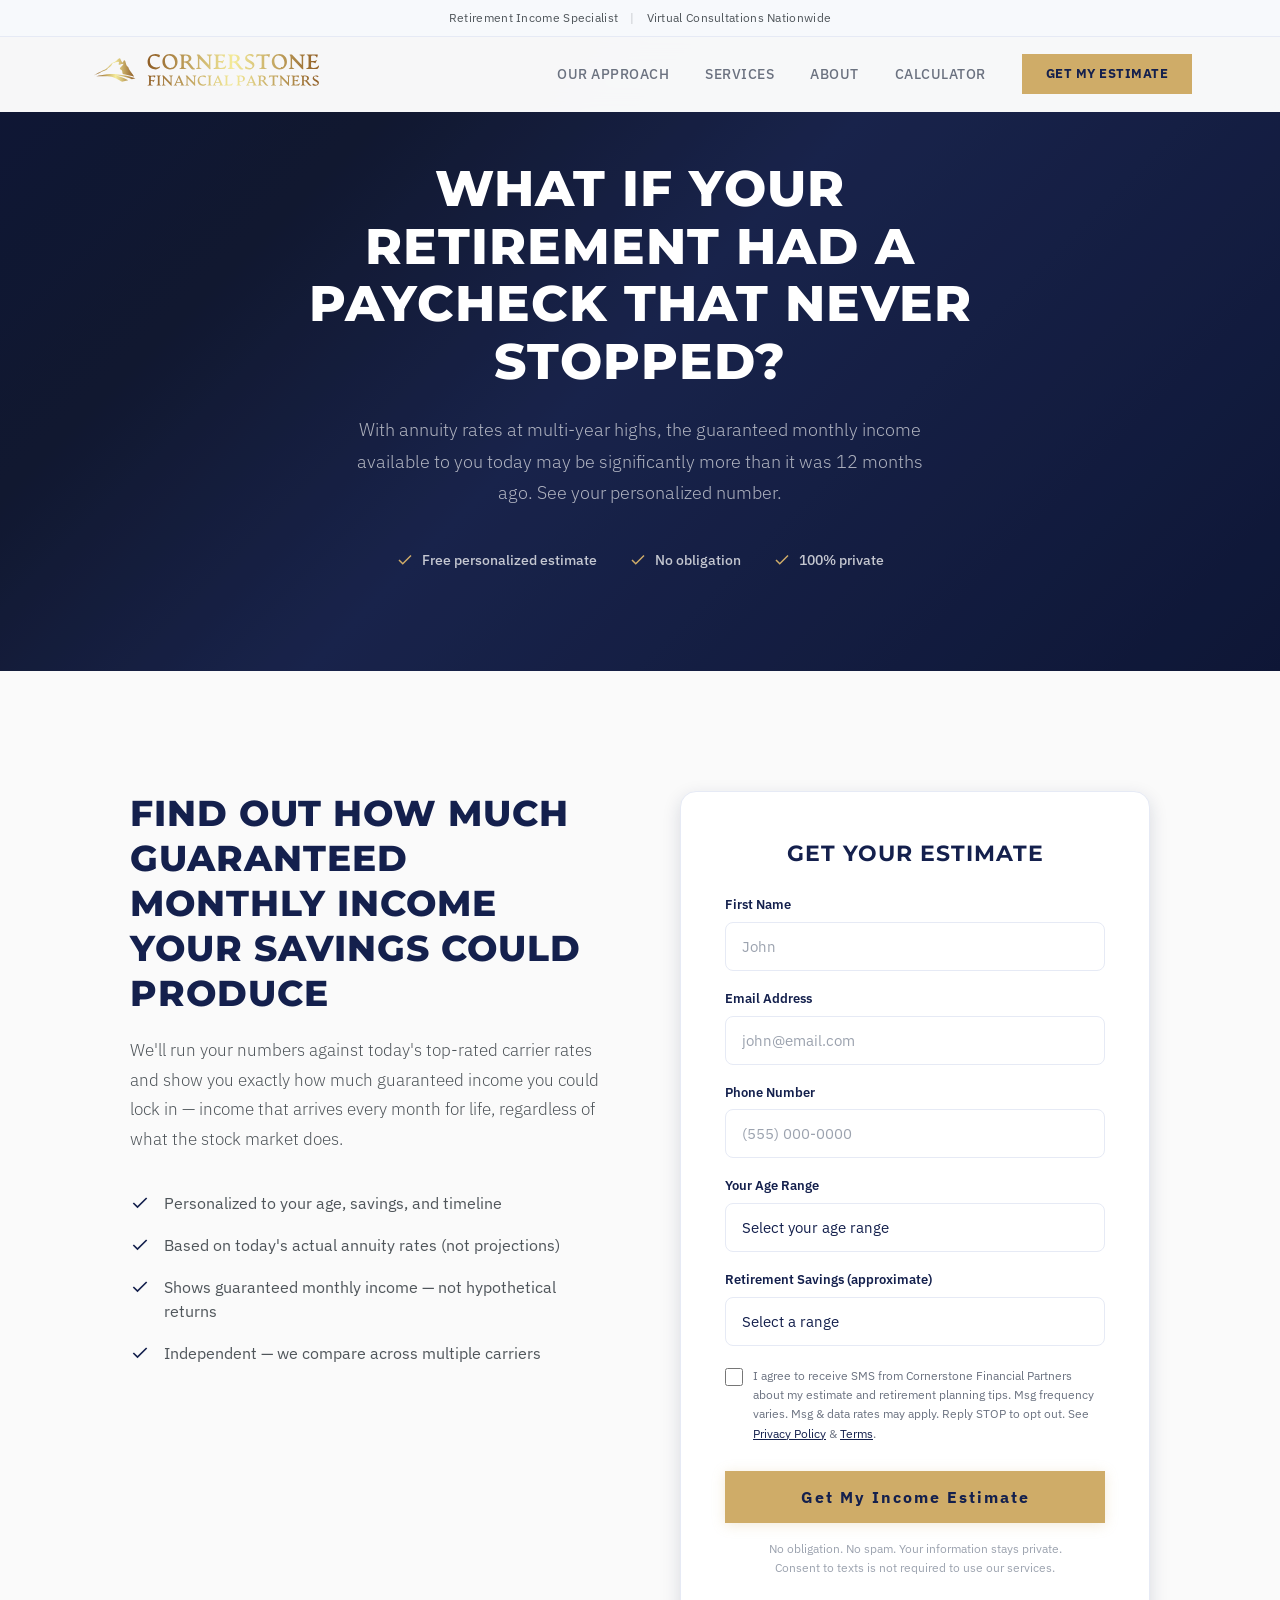
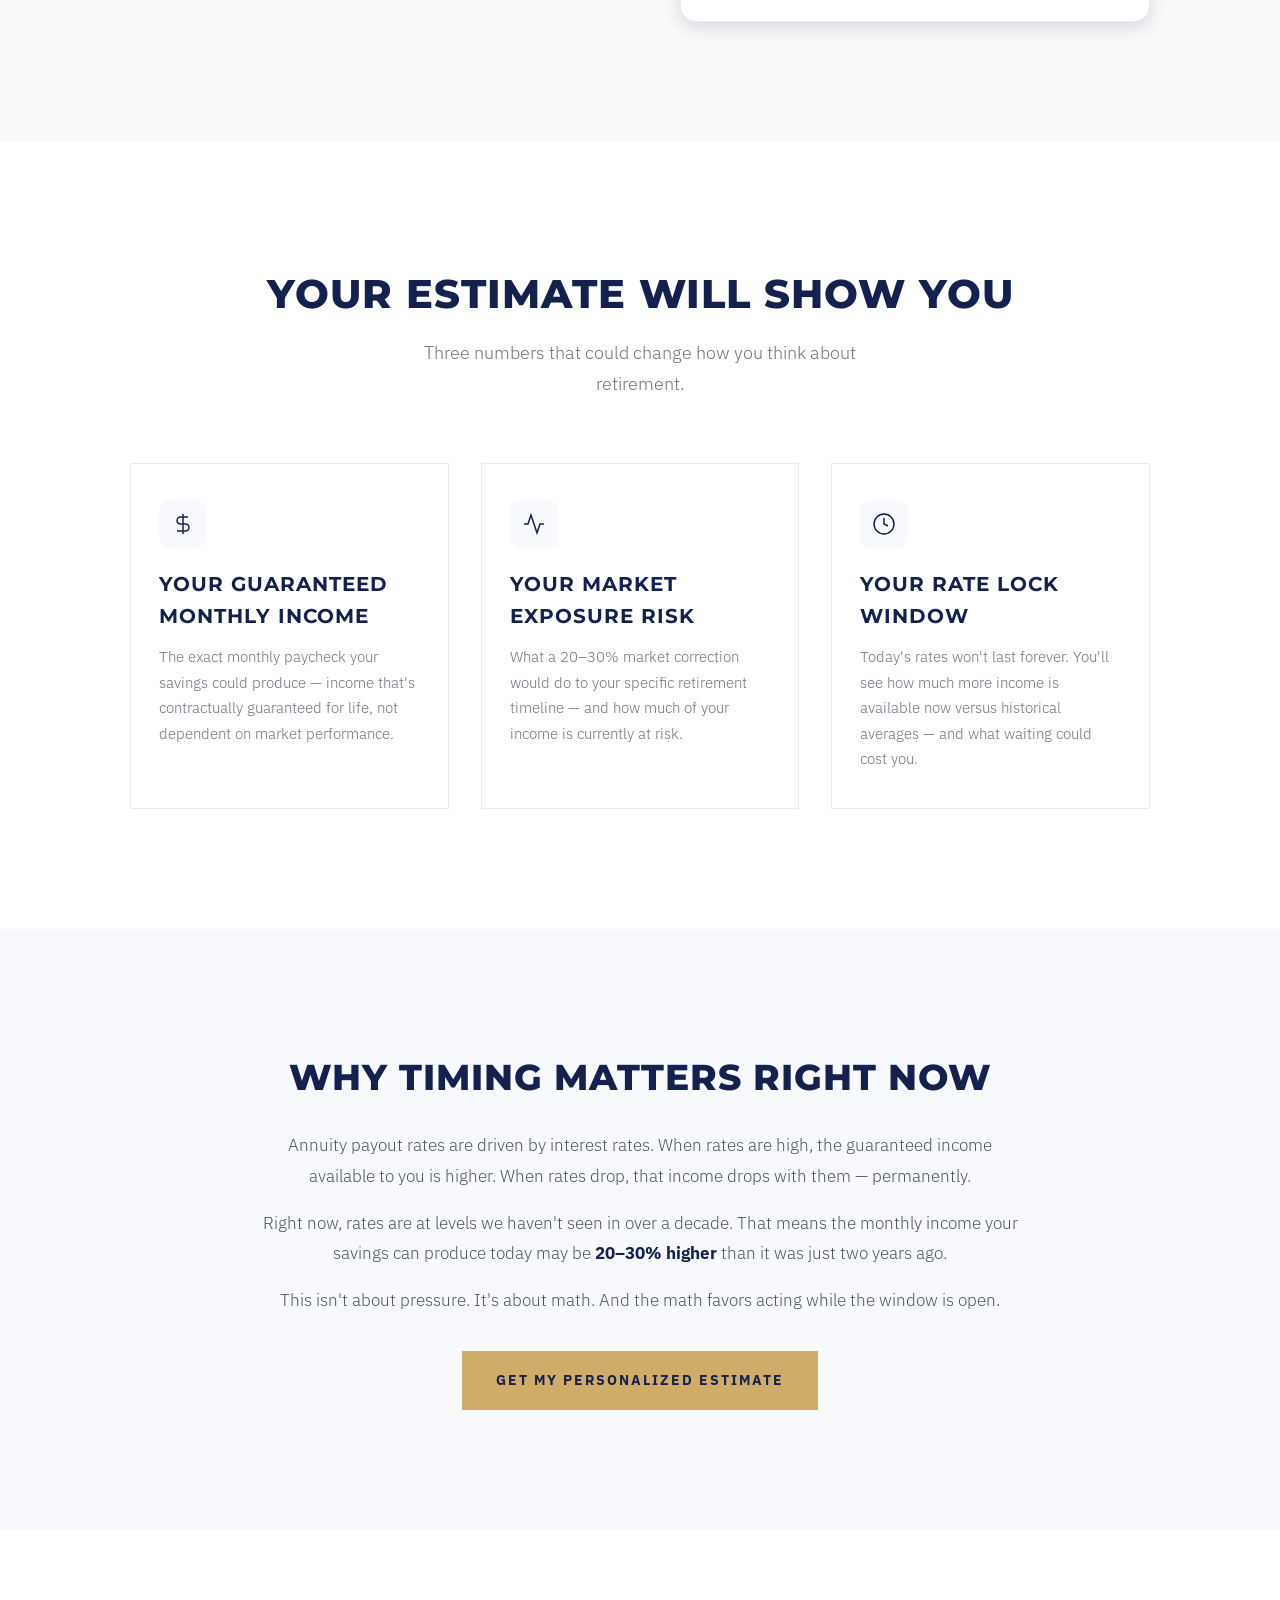
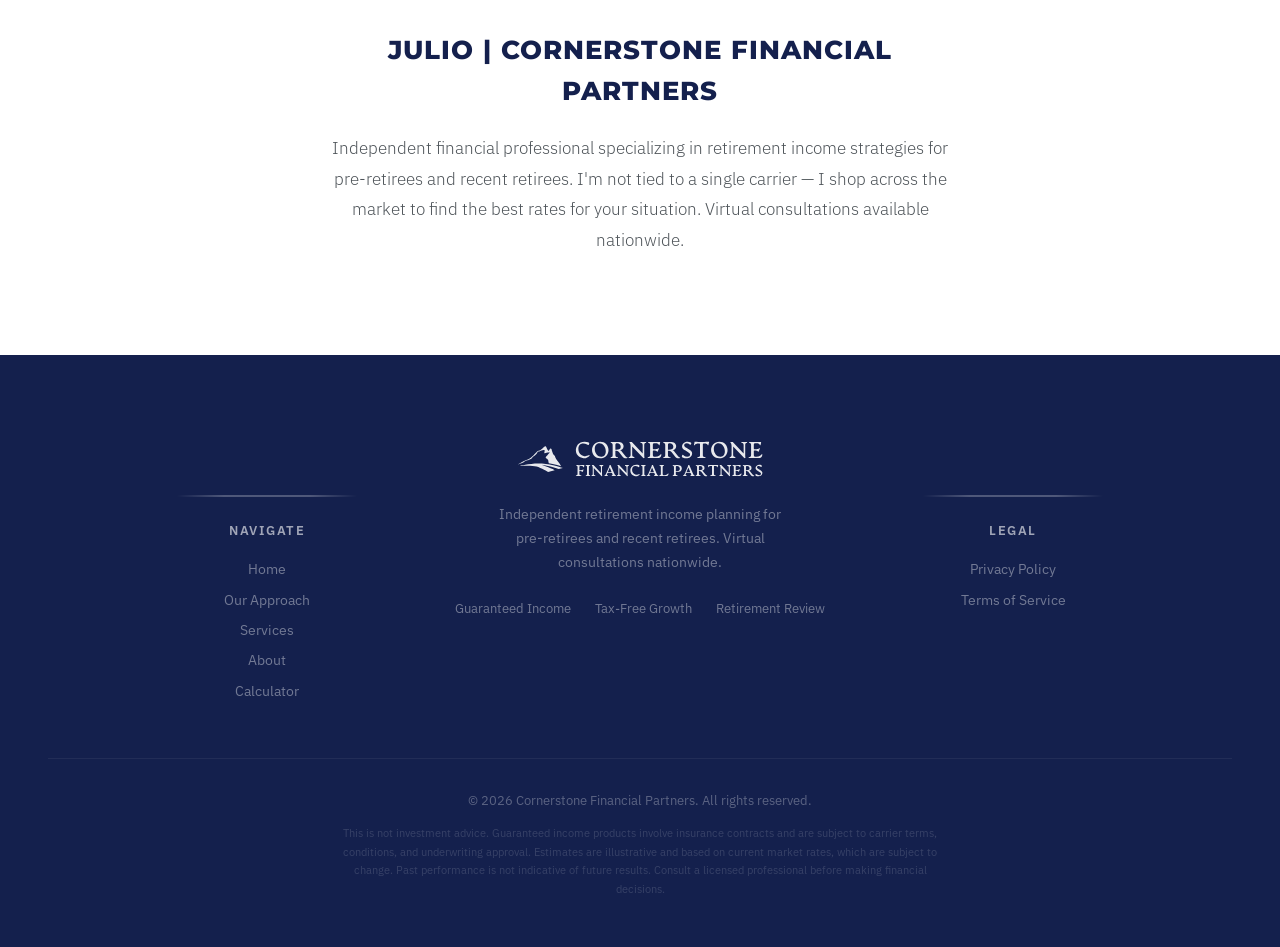
<file: annuity.html>
<!DOCTYPE html>
<html lang="en">
<head>
  <meta charset="UTF-8">
  <meta name="viewport" content="width=device-width, initial-scale=1.0">
  <title>Guaranteed Retirement Income | Cornerstone Financial Partners</title>
  <meta name="description" content="See how much guaranteed monthly income your savings could produce — without market risk. Free personalized estimate. No obligation.">
  <meta property="og:title" content="Guaranteed Retirement Income | Cornerstone Financial Partners">
  <meta property="og:description" content="With rates at multi-year highs, the income available today may be more than it was 12 months ago. See your personalized estimate.">
  <meta property="og:image" content="/og-image.png">
  <link rel="icon" type="image/png" href="/favicon.png">
  <link rel="apple-touch-icon" href="/apple-touch-icon.png">
  <link rel="preconnect" href="https://fonts.googleapis.com">
  <link rel="preconnect" href="https://fonts.gstatic.com" crossorigin>
  <link href="https://fonts.googleapis.com/css2?family=Montserrat:wght@300;400;500;600;700;800&family=IBM+Plex+Sans:wght@300;400;500;600;700&display=swap" rel="stylesheet">
  <style>
    *, *::before, *::after { box-sizing: border-box; margin: 0; padding: 0; }

    :root {
      --primary: #14204D;
      --primary-hover: #0f1a3e;
      --primary-subtle: #F7F9FC;
      --primary-border: #e6eaf5;
      --secondary: #23326B;
      --accent: #CFAC68;
      --accent-hover: #E9C786;
      --dark: #14204D;
      --dark-deep: #0C1333;
      --body: #4F555A;
      --light: #6b7280;
      --muted: #9ca3af;
      --bg: #FFFFFF;
      --bg-alt: #FAFAFA;
      --bg-warm: #F7F9FC;
      --border: #e6eaf5;
      --footer-bg: #14204D;
      --heading: 'Montserrat', 'Helvetica Neue', Helvetica, Arial, sans-serif;
      --body-font: 'IBM Plex Sans', -apple-system, BlinkMacSystemFont, 'Segoe UI', sans-serif;
      --shadow-sm: 0 2px 4px rgba(20,32,77,0.05);
      --shadow-md: 0 6px 18px rgba(20,32,77,0.08);
      --shadow-lg: 0 6px 18px rgba(20,32,77,0.15);
      --radius: 0px;
      --transition: 0.3s ease;
      --max-width: 1200px;
    }

    html { scroll-behavior: smooth; }
    body {
      font-family: var(--body-font);
      background: var(--bg);
      color: var(--dark);
      -webkit-font-smoothing: antialiased;
      line-height: 1.6;
    }

    /* -- SCROLL REVEAL -- */
    .reveal {
      opacity: 0;
      transform: translateY(32px);
      transition: opacity 0.8s ease, transform 0.8s ease;
    }
    .reveal.visible {
      opacity: 1;
      transform: translateY(0);
    }
    .reveal-delay-1 { transition-delay: 0.1s; }
    .reveal-delay-2 { transition-delay: 0.2s; }
    .reveal-delay-3 { transition-delay: 0.3s; }

    /* -- BACK TO TOP -- */
    .back-to-top {
      position: fixed;
      bottom: 32px;
      right: 32px;
      width: 48px;
      height: 48px;
      background: var(--accent);
      color: var(--primary);
      border: none;
      border-radius: 50%;
      cursor: pointer;
      display: flex;
      align-items: center;
      justify-content: center;
      opacity: 0;
      visibility: hidden;
      transition: all var(--transition);
      z-index: 90;
      box-shadow: 0 4px 16px rgba(207,172,104,0.3);
    }
    .back-to-top.visible {
      opacity: 1;
      visibility: visible;
    }
    .back-to-top:hover {
      background: var(--accent-hover);
      transform: translateY(-3px);
    }
    .back-to-top svg {
      width: 20px;
      height: 20px;
      stroke: var(--primary);
      fill: none;
      stroke-width: 2.5;
    }

    /* ── UTILITY BAR ── */
    .utility-bar {
      position: fixed;
      top: 0;
      left: 0;
      right: 0;
      z-index: 101;
      background: var(--bg-warm);
      border-bottom: 1px solid var(--border);
      transition: transform 0.3s ease;
    }
    .utility-bar.hidden { transform: translateY(-100%); }
    .utility-inner {
      max-width: var(--max-width);
      margin: 0 auto;
      padding: 0 48px;
      height: 36px;
      display: flex;
      align-items: center;
      justify-content: center;
      gap: 0;
      font-family: var(--body-font);
      font-size: 12px;
      color: var(--body);
      letter-spacing: 0.3px;
    }
    .utility-item { white-space: nowrap; }
    .utility-sep {
      margin: 0 12px;
      opacity: 0.3;
    }

    /* -- HEADER (subpage: starts solid/white) -- */
    header {
      position: fixed;
      top: 36px;
      left: 0;
      right: 0;
      z-index: 100;
      background: rgba(255,255,255,0.97);
      backdrop-filter: blur(12px);
      -webkit-backdrop-filter: blur(12px);
      transition: all 0.5s ease;
    }
    header.scrolled { top: 0; box-shadow: 0 6px 18px rgba(20,32,77,0.08); }
    .header-inner {
      max-width: var(--max-width);
      margin: 0 auto;
      padding: 0 48px;
      display: flex;
      align-items: center;
      justify-content: space-between;
      height: 76px;
    }
    .nav-logo {
      height: 44px;
      width: auto;
      transition: all 0.4s ease;
    }
    .nav-links {
      display: flex;
      gap: 36px;
      align-items: center;
    }
    .nav-links a {
      color: var(--light);
      text-decoration: none;
      font-size: 14px;
      font-weight: 500;
      transition: color var(--transition);
      text-transform: uppercase;
      letter-spacing: 0.5px;
    }
    .nav-links a:hover { color: var(--primary); }
    .nav-cta {
      background: var(--accent) !important;
      color: var(--primary) !important;
      padding: 10px 24px !important;
      border-radius: var(--radius);
      font-weight: 700 !important;
      font-size: 13px !important;
      letter-spacing: 2px;
      transition: all var(--transition) !important;
      text-transform: uppercase !important;
    }
    .nav-cta:hover {
      background: var(--accent-hover) !important;
      transform: translateY(-1px) !important;
    }

    /* Hamburger */
    .mobile-menu {
      display: none;
      background: none;
      border: none;
      cursor: pointer;
      padding: 8px;
      z-index: 101;
    }
    .hamburger {
      width: 24px;
      height: 18px;
      position: relative;
    }
    .hamburger span {
      display: block;
      width: 100%;
      height: 2px;
      background: var(--dark);
      position: absolute;
      left: 0;
      transition: all 0.3s ease;
    }
    .hamburger span:nth-child(1) { top: 0; }
    .hamburger span:nth-child(2) { top: 8px; }
    .hamburger span:nth-child(3) { top: 16px; }
    .mobile-menu.open .hamburger span:nth-child(1) {
      top: 8px;
      transform: rotate(45deg);
    }
    .mobile-menu.open .hamburger span:nth-child(2) {
      opacity: 0;
    }
    .mobile-menu.open .hamburger span:nth-child(3) {
      top: 8px;
      transform: rotate(-45deg);
    }
    .mobile-menu.open .hamburger span {
      background: var(--dark) !important;
    }

    /* -- HERO (subpage: dark centered) -- */
    .hero {
      position: relative;
      padding: 160px 24px 100px;
      text-align: center;
      overflow: hidden;
    }
    .hero-bg {
      position: absolute;
      inset: 0;
      background: linear-gradient(135deg, #14204D 0%, #182244 25%, #23326B 50%, #14204D 100%);
    }
    .hero-overlay {
      position: absolute;
      inset: 0;
      background: rgba(0,0,0,0.3);
    }
    .hero-inner {
      position: relative;
      z-index: 2;
      max-width: 760px;
      margin: 0 auto;
    }
    .hero h1 {
      font-family: var(--heading);
      font-size: clamp(30px, 5vw, 50px);
      font-weight: 800;
      line-height: 1.15;
      color: #fff;
      margin-bottom: 24px;
      letter-spacing: 1px;
      text-transform: uppercase;
    }
    .hero-sub {
      font-size: 18px;
      color: rgba(255,255,255,0.65);
      line-height: 1.75;
      max-width: 600px;
      margin: 0 auto 40px;
      font-weight: 300;
    }
    .hero-badges {
      display: flex;
      justify-content: center;
      gap: 32px;
      flex-wrap: wrap;
    }
    .badge-item {
      display: flex;
      align-items: center;
      gap: 8px;
      font-size: 14px;
      font-weight: 500;
      color: rgba(255,255,255,0.75);
    }
    .badge-item svg { width: 18px; height: 18px; stroke: var(--accent); fill: none; stroke-width: 2; }

    /* -- BUTTONS -- */
    .btn {
      display: inline-flex;
      align-items: center;
      gap: 8px;
      padding: 16px 32px;
      border-radius: var(--radius);
      font-size: 14px;
      font-weight: 700;
      text-decoration: none;
      transition: all var(--transition);
      border: none;
      cursor: pointer;
      font-family: var(--body-font);
      text-transform: uppercase;
      letter-spacing: 2px;
    }
    .btn-gold {
      background: var(--accent);
      color: var(--primary);
      border: 2px solid var(--accent);
      border-radius: 0;
    }
    .btn-gold:hover {
      background: var(--accent-hover);
      border-color: var(--accent-hover);
    }

    /* -- FORM SECTION -- */
    .form-section {
      background: var(--bg-alt);
      padding: 120px 24px;
    }
    .form-layout {
      max-width: 1020px;
      margin: 0 auto;
      display: grid;
      grid-template-columns: 1fr 1fr;
      gap: 80px;
      align-items: start;
    }
    .form-left h2 {
      font-family: var(--heading);
      font-size: clamp(26px, 3.5vw, 36px);
      font-weight: 800;
      line-height: 1.25;
      color: var(--dark);
      margin-bottom: 20px;
      text-transform: uppercase;
      letter-spacing: 1px;
    }
    .form-left > p {
      font-size: 17px;
      color: var(--body);
      line-height: 1.75;
      font-weight: 300;
      margin-bottom: 36px;
    }
    .benefit-list {
      list-style: none;
      display: flex;
      flex-direction: column;
      gap: 18px;
    }
    .benefit-list li {
      display: flex;
      align-items: flex-start;
      gap: 14px;
      font-size: 16px;
      color: var(--body);
      font-weight: 400;
      line-height: 1.5;
    }
    .benefit-list svg { width: 20px; height: 20px; stroke: var(--primary); fill: none; stroke-width: 2; flex-shrink: 0; margin-top: 2px; }

    .form-card {
      background: var(--bg);
      border-radius: 16px;
      padding: 44px;
      border: 1px solid var(--border);
      box-shadow: var(--shadow-lg);
    }
    .form-card h3 {
      font-family: var(--heading);
      font-size: 22px;
      font-weight: 700;
      color: var(--dark);
      margin-bottom: 24px;
      text-align: center;
      text-transform: uppercase;
      letter-spacing: 1px;
    }
    .form-group { margin-bottom: 18px; }
    .form-group label {
      display: block;
      font-size: 13px;
      font-weight: 600;
      color: var(--dark);
      margin-bottom: 6px;
    }
    .form-group input,
    .form-group select {
      width: 100%;
      padding: 14px 16px;
      border: 1.5px solid var(--border);
      border-radius: 8px;
      font-size: 15px;
      font-family: var(--body-font);
      color: var(--dark);
      background: var(--bg);
      transition: all 0.2s;
      outline: none;
      -webkit-appearance: none;
    }
    .form-group input:focus,
    .form-group select:focus {
      border-color: var(--primary);
      box-shadow: 0 0 0 3px rgba(20,32,77,0.1);
    }
    .form-group input::placeholder { color: var(--muted); }
    .sms-opt {
      display: flex;
      align-items: flex-start;
      gap: 10px;
      margin: 20px 0;
    }
    .sms-opt input[type="checkbox"] { width: 18px; height: 18px; margin-top: 2px; flex-shrink: 0; accent-color: var(--primary); }
    .sms-opt label { font-size: 12px; color: var(--light); font-weight: 400; margin: 0; line-height: 1.6; }
    .sms-opt a { color: var(--primary); }
    .form-submit {
      width: 100%;
      padding: 16px;
      background: var(--accent);
      color: var(--primary);
      border: none;
      border-radius: var(--radius);
      font-size: 16px;
      font-weight: 700;
      font-family: var(--body-font);
      cursor: pointer;
      transition: all var(--transition);
      margin-top: 8px;
      box-shadow: 0 2px 12px rgba(207,172,104,0.25);
      letter-spacing: 2px;
    }
    .form-submit:hover {
      background: var(--accent-hover);
      transform: translateY(-1px);
      box-shadow: 0 6px 20px rgba(207,172,104,0.3);
    }
    .form-note {
      text-align: center;
      font-size: 12px;
      color: var(--muted);
      margin-top: 16px;
      line-height: 1.6;
    }

    /* -- WHAT YOU'LL LEARN -- */
    .learn {
      padding: 120px 24px;
      background: var(--bg);
    }
    .learn-inner { max-width: 1020px; margin: 0 auto; }
    .learn-header {
      text-align: center;
      margin-bottom: 64px;
    }
    .learn-header h2 {
      font-family: var(--heading);
      font-size: clamp(28px, 3.5vw, 40px);
      font-weight: 800;
      color: var(--dark);
      margin-bottom: 12px;
      text-transform: uppercase;
      letter-spacing: 1px;
    }
    .learn-header p {
      font-size: 18px;
      color: var(--light);
      font-weight: 300;
      max-width: 520px;
      margin: 0 auto;
      line-height: 1.7;
    }
    .learn-grid {
      display: grid;
      grid-template-columns: repeat(3, 1fr);
      gap: 32px;
    }
    .learn-card {
      background: var(--bg);
      border-radius: var(--radius);
      padding: 36px 28px;
      border: 1px solid var(--border);
      transition: all var(--transition);
    }
    .learn-card:hover {
      transform: translateY(-4px);
      box-shadow: var(--shadow-md);
      border-color: var(--primary-border);
    }
    .learn-icon {
      width: 48px;
      height: 48px;
      border-radius: 12px;
      background: var(--primary-subtle);
      display: flex;
      align-items: center;
      justify-content: center;
      margin-bottom: 20px;
    }
    .learn-icon svg { width: 24px; height: 24px; stroke: var(--primary); fill: none; stroke-width: 1.5; }
    .learn-card h3 {
      font-family: var(--heading);
      font-size: 20px;
      font-weight: 700;
      color: var(--dark);
      margin-bottom: 12px;
      text-transform: uppercase;
      letter-spacing: 1px;
    }
    .learn-card p {
      font-size: 15px;
      color: var(--light);
      line-height: 1.7;
      font-weight: 300;
    }

    /* -- WHY NOW -- */
    .why-now {
      background: var(--bg-warm);
      padding: 120px 24px;
    }
    .why-now-inner {
      max-width: 760px;
      margin: 0 auto;
      text-align: center;
    }
    .why-now-inner h2 {
      font-family: var(--heading);
      font-size: clamp(26px, 3.5vw, 36px);
      font-weight: 800;
      color: var(--dark);
      margin-bottom: 24px;
      text-transform: uppercase;
      letter-spacing: 1px;
    }
    .why-now-inner > p {
      font-size: 17px;
      color: var(--body);
      line-height: 1.8;
      font-weight: 300;
      margin-bottom: 16px;
    }
    .why-now-cta {
      margin-top: 36px;
    }

    /* -- ADVISOR -- */
    .advisor {
      background: var(--bg);
      padding: 100px 24px;
    }
    .advisor-inner {
      max-width: 640px;
      margin: 0 auto;
      text-align: center;
    }
    .advisor-inner h2 {
      font-family: var(--heading);
      font-size: 26px;
      font-weight: 800;
      color: var(--dark);
      margin-bottom: 20px;
      text-transform: uppercase;
      letter-spacing: 1px;
    }
    .advisor-inner p {
      font-size: 17px;
      color: var(--body);
      line-height: 1.8;
      font-weight: 300;
    }

    /* -- FOOTER (Aurora Style) -- */
    footer {
      background: var(--footer-bg);
      color: rgba(255,255,255,0.5);
      padding: 80px 48px 48px;
      position: relative;
      overflow: hidden;
    }
    .footer-inner {
      max-width: var(--max-width);
      margin: 0 auto;
    }
    .footer-main {
      display: flex;
      justify-content: center;
      align-items: flex-start;
      text-align: center;
      gap: 0;
    }
    .footer-col-side {
      width: 280px;
      display: flex;
      flex-direction: column;
      align-items: center;
      margin-top: 60px;
    }
    .footer-col-side::before {
      content: '';
      height: 2px;
      width: 180px;
      display: block;
      background: radial-gradient(circle, rgba(255,255,255,0.25) 0%, rgba(255,255,255,0.25) 48%, transparent 100%);
      margin-bottom: 24px;
    }
    .footer-center {
      padding: 0 48px;
      display: flex;
      flex-direction: column;
      align-items: center;
    }
    .footer-logo {
      height: 48px;
      width: auto;
      opacity: 0.9;
      margin-bottom: 20px;
    }
    .footer-tagline {
      font-size: 14px;
      color: rgba(255,255,255,0.4);
      line-height: 1.7;
      max-width: 300px;
      margin-bottom: 24px;
    }
    .footer-nav {
      display: flex;
      gap: 24px;
      flex-wrap: wrap;
      justify-content: center;
    }
    .footer-nav a {
      color: rgba(255,255,255,0.4);
      text-decoration: none;
      font-size: 13px;
      transition: color var(--transition);
    }
    .footer-nav a:hover { color: var(--accent); }
    .footer-col-side h4 {
      font-size: 13px;
      font-weight: 600;
      text-transform: uppercase;
      letter-spacing: 1.5px;
      color: rgba(255,255,255,0.6);
      margin-bottom: 16px;
    }
    .footer-col-side p,
    .footer-col-side a {
      font-size: 14px;
      color: rgba(255,255,255,0.4);
      text-decoration: none;
      margin-bottom: 8px;
      display: block;
      transition: color var(--transition);
    }
    .footer-col-side a:hover { color: var(--accent); }
    .footer-bottom {
      margin-top: 48px;
      padding-top: 32px;
      border-top: 1px solid rgba(255,255,255,0.06);
      text-align: center;
    }
    .footer-copy {
      font-size: 13px;
      color: rgba(255,255,255,0.3);
      margin-bottom: 12px;
    }
    .footer-legal {
      font-size: 11px;
      color: rgba(255,255,255,0.15);
      line-height: 1.7;
      max-width: 600px;
      margin: 0 auto;
    }

    /* -- MOBILE -- */
    @media (max-width: 991px) {
      .utility-inner { padding: 0 24px; }
      .header-inner { padding: 0 24px; }
      .nav-links {
        display: none;
        flex-direction: column;
        position: fixed;
        top: 0;
        left: 0;
        right: 0;
        bottom: 0;
        background: rgba(255,255,255,0.98);
        backdrop-filter: blur(12px);
        padding: 120px 40px 40px;
        gap: 24px;
        z-index: 99;
        align-items: flex-start;
      }
      .nav-links.open { display: flex; }
      .nav-links a {
        color: var(--dark) !important;
        font-size: 20px;
      }
      .mobile-menu { display: block; z-index: 101; }
      .form-layout { grid-template-columns: 1fr; gap: 48px; }
      .learn-grid { grid-template-columns: 1fr 1fr; }
      .footer-main { flex-direction: column; align-items: center; }
      .footer-col-side { margin-top: 32px; }
      footer { padding: 48px 24px 32px; }
    }
    @media (max-width: 768px) {
      .utility-bar { }
      .utility-inner { height: 32px; font-size: 11px; }
      header { top: 32px; }
      header.scrolled { top: 0; }
      .header-inner { height: 68px; }
      .hero { padding: 130px 20px 72px; }
      .hero h1 { font-size: 30px; }
      .form-section { padding: 80px 20px; }
      .form-card { padding: 32px 24px; }
      .learn { padding: 80px 20px; }
      .learn-grid { grid-template-columns: 1fr; }
      .why-now { padding: 72px 20px; }
      .advisor { padding: 72px 20px; }
      .hero-badges { gap: 16px; }
      .footer-center { padding: 0 20px; }
    }
    @media (max-width: 480px) {
      .utility-nationwide { display: none; }
      .utility-sep.hide-mobile { display: none; }
      .hero h1 { font-size: 26px; }
      .hero-sub { font-size: 16px; }
      .badge-item { font-size: 13px; }
    }
  </style>
</head>
<body>

  <!-- Back to Top -->
  <button class="back-to-top" aria-label="Back to top">
    <svg viewBox="0 0 24 24"><polyline points="18 15 12 9 6 15"/></svg>
  </button>

  <!-- Utility Bar -->
  <div class="utility-bar" id="utilityBar">
    <div class="utility-inner">
      <span class="utility-item">Retirement Income Specialist</span>
      <span class="utility-sep hide-mobile">|</span>
      <span class="utility-item utility-nationwide">Virtual Consultations Nationwide</span>
    </div>
  </div>

  <!-- Header -->
  <header id="top">
    <div class="header-inner">
      <a href="/">
        <img class="nav-logo" src="logo-color.svg" alt="Cornerstone Financial Partners">
      </a>
      <button class="mobile-menu" aria-label="Toggle menu">
        <div class="hamburger">
          <span></span>
          <span></span>
          <span></span>
        </div>
      </button>
      <div class="nav-links">
        <a href="/approach">Our Approach</a>
        <a href="/services">Services</a>
        <a href="/about">About</a>
        <a href="https://calculator.cornerstone-fps.com">Calculator</a>
        <a href="#estimate" class="nav-cta">Get My Estimate</a>
      </div>
    </div>
  </header>

  <!-- Hero -->
  <section class="hero">
    <div class="hero-bg"></div>
    <div class="hero-overlay"></div>
    <div class="hero-inner reveal">
      <h1>What If Your Retirement Had a Paycheck That Never Stopped?</h1>
      <p class="hero-sub">With annuity rates at multi-year highs, the guaranteed monthly income available to you today may be significantly more than it was 12 months ago. See your personalized number.</p>
      <div class="hero-badges">
        <div class="badge-item">
          <svg viewBox="0 0 24 24"><polyline points="20 6 9 17 4 12"/></svg>
          Free personalized estimate
        </div>
        <div class="badge-item">
          <svg viewBox="0 0 24 24"><polyline points="20 6 9 17 4 12"/></svg>
          No obligation
        </div>
        <div class="badge-item">
          <svg viewBox="0 0 24 24"><polyline points="20 6 9 17 4 12"/></svg>
          100% private
        </div>
      </div>
    </div>
  </section>

  <!-- Form -->
  <section class="form-section" id="estimate">
    <div class="form-layout">
      <div class="form-left reveal">
        <h2>Find Out How Much Guaranteed Monthly Income Your Savings Could Produce</h2>
        <p>We'll run your numbers against today's top-rated carrier rates and show you exactly how much guaranteed income you could lock in — income that arrives every month for life, regardless of what the stock market does.</p>
        <ul class="benefit-list">
          <li>
            <svg viewBox="0 0 24 24"><polyline points="20 6 9 17 4 12"/></svg>
            Personalized to your age, savings, and timeline
          </li>
          <li>
            <svg viewBox="0 0 24 24"><polyline points="20 6 9 17 4 12"/></svg>
            Based on today's actual annuity rates (not projections)
          </li>
          <li>
            <svg viewBox="0 0 24 24"><polyline points="20 6 9 17 4 12"/></svg>
            Shows guaranteed monthly income — not hypothetical returns
          </li>
          <li>
            <svg viewBox="0 0 24 24"><polyline points="20 6 9 17 4 12"/></svg>
            Independent — we compare across multiple carriers
          </li>
        </ul>
      </div>
      <div class="form-card reveal">
        <h3>Get Your Estimate</h3>
        <form action="YOUR_GHL_WEBHOOK_URL" method="POST">
          <div class="form-group">
            <label for="fname">First Name</label>
            <input type="text" id="fname" name="first_name" placeholder="John" required>
          </div>
          <div class="form-group">
            <label for="email">Email Address</label>
            <input type="email" id="email" name="email" placeholder="john@email.com" required>
          </div>
          <div class="form-group">
            <label for="phone">Phone Number</label>
            <input type="tel" id="phone" name="phone" placeholder="(555) 000-0000" required>
          </div>
          <div class="form-group">
            <label for="age">Your Age Range</label>
            <select id="age" name="age_range" required>
              <option value="">Select your age range</option>
              <option value="50-54">50 – 54</option>
              <option value="55-59">55 – 59</option>
              <option value="60-64">60 – 64</option>
              <option value="65-69">65 – 69</option>
              <option value="70+">70+</option>
            </select>
          </div>
          <div class="form-group">
            <label for="savings">Retirement Savings (approximate)</label>
            <select id="savings" name="savings_range" required>
              <option value="">Select a range</option>
              <option value="100-250k">$100,000 – $249,999</option>
              <option value="250-500k">$250,000 – $499,999</option>
              <option value="500k-1m">$500,000 – $999,999</option>
              <option value="1m+">$1,000,000+</option>
            </select>
          </div>
          <div class="sms-opt">
            <input type="checkbox" id="sms_opt" name="sms_opt_in" value="yes">
            <label for="sms_opt">I agree to receive SMS from Cornerstone Financial Partners about my estimate and retirement planning tips. Msg frequency varies. Msg & data rates may apply. Reply STOP to opt out. See <a href="/privacy">Privacy Policy</a> & <a href="/terms">Terms</a>.</label>
          </div>
          <button type="submit" class="form-submit">Get My Income Estimate</button>
          <p class="form-note">No obligation. No spam. Your information stays private.<br>Consent to texts is not required to use our services.</p>
        </form>
      </div>
    </div>
  </section>

  <!-- What You'll Learn -->
  <section class="learn">
    <div class="learn-inner">
      <div class="learn-header reveal">
        <h2>Your Estimate Will Show You</h2>
        <p>Three numbers that could change how you think about retirement.</p>
      </div>
      <div class="learn-grid">
        <div class="learn-card reveal reveal-delay-1">
          <div class="learn-icon">
            <svg viewBox="0 0 24 24"><path d="M12 2v20M17 5H9.5a3.5 3.5 0 0 0 0 7h5a3.5 3.5 0 0 1 0 7H6"/></svg>
          </div>
          <h3>Your Guaranteed Monthly Income</h3>
          <p>The exact monthly paycheck your savings could produce — income that's contractually guaranteed for life, not dependent on market performance.</p>
        </div>
        <div class="learn-card reveal reveal-delay-2">
          <div class="learn-icon">
            <svg viewBox="0 0 24 24"><path d="M22 12h-4l-3 9L9 3l-3 9H2"/></svg>
          </div>
          <h3>Your Market Exposure Risk</h3>
          <p>What a 20–30% market correction would do to your specific retirement timeline — and how much of your income is currently at risk.</p>
        </div>
        <div class="learn-card reveal reveal-delay-3">
          <div class="learn-icon">
            <svg viewBox="0 0 24 24"><circle cx="12" cy="12" r="10"/><path d="M12 6v6l4 2"/></svg>
          </div>
          <h3>Your Rate Lock Window</h3>
          <p>Today's rates won't last forever. You'll see how much more income is available now versus historical averages — and what waiting could cost you.</p>
        </div>
      </div>
    </div>
  </section>

  <!-- Why Now -->
  <section class="why-now">
    <div class="why-now-inner reveal">
      <h2>Why Timing Matters Right Now</h2>
      <p>Annuity payout rates are driven by interest rates. When rates are high, the guaranteed income available to you is higher. When rates drop, that income drops with them — permanently.</p>
      <p>Right now, rates are at levels we haven't seen in over a decade. That means the monthly income your savings can produce today may be <strong style="color:var(--dark)">20–30% higher</strong> than it was just two years ago.</p>
      <p>This isn't about pressure. It's about math. And the math favors acting while the window is open.</p>
      <div class="why-now-cta">
        <a href="#estimate" class="btn btn-gold">Get my personalized estimate</a>
      </div>
    </div>
  </section>

  <!-- Advisor -->
  <section class="advisor">
    <div class="advisor-inner reveal">
      <h2>Julio | Cornerstone Financial Partners</h2>
      <p>Independent financial professional specializing in retirement income strategies for pre-retirees and recent retirees. I'm not tied to a single carrier — I shop across the market to find the best rates for your situation. Virtual consultations available nationwide.</p>
    </div>
  </section>

  <!-- Footer (Aurora Style) -->
  <footer>
    <div class="footer-inner">
      <div class="footer-main">
        <div class="footer-col-side">
          <h4>Navigate</h4>
          <a href="/">Home</a>
          <a href="/approach">Our Approach</a>
          <a href="/services">Services</a>
          <a href="/about">About</a>
          <a href="https://calculator.cornerstone-fps.com">Calculator</a>
        </div>
        <div class="footer-center">
          <img src="logo-white.svg" alt="Cornerstone Financial Partners" class="footer-logo">
          <p class="footer-tagline">Independent retirement income planning for pre-retirees and recent retirees. Virtual consultations nationwide.</p>
          <div class="footer-nav">
            <a href="/annuity">Guaranteed Income</a>
            <a href="/iul">Tax-Free Growth</a>
            <a href="/#start">Retirement Review</a>
          </div>
        </div>
        <div class="footer-col-side">
          <h4>Legal</h4>
          <a href="/privacy">Privacy Policy</a>
          <a href="/terms">Terms of Service</a>
        </div>
      </div>
      <div class="footer-bottom">
        <p class="footer-copy">© 2026 Cornerstone Financial Partners. All rights reserved.</p>
        <p class="footer-legal">
          This is not investment advice. Guaranteed income products involve insurance contracts and are subject to carrier terms, conditions, and underwriting approval. Estimates are illustrative and based on current market rates, which are subject to change. Past performance is not indicative of future results. Consult a licensed professional before making financial decisions.
        </p>
      </div>
    </div>
  </footer>

  <script>
    // -- Header scroll state --

    // -- Scroll Reveal --
    const revealObserver = new IntersectionObserver((entries) => {
      entries.forEach(entry => {
        if (entry.isIntersecting) {
          entry.target.classList.add('visible');
          revealObserver.unobserve(entry.target);
        }
      });
    }, { threshold: 0.1, rootMargin: '0px 0px -60px 0px' });
    document.querySelectorAll('.reveal').forEach(el => revealObserver.observe(el));

    // -- Mobile Menu --
    const mobileBtn = document.querySelector('.mobile-menu');
    const navLinks = document.querySelector('.nav-links');
    mobileBtn.addEventListener('click', () => {
      mobileBtn.classList.toggle('open');
      navLinks.classList.toggle('open');
      document.body.style.overflow = navLinks.classList.contains('open') ? 'hidden' : '';
    });
    navLinks.querySelectorAll('a').forEach(link => {
      link.addEventListener('click', () => {
        mobileBtn.classList.remove('open');
        navLinks.classList.remove('open');
        document.body.style.overflow = '';
      });
    });

    // -- Back to Top + Utility Bar --
    const backToTop = document.querySelector('.back-to-top');
    const utilityBar = document.getElementById('utilityBar');
    const headerEl = document.querySelector('header');
    window.addEventListener('scroll', () => {
      const y = window.scrollY;
      if (y > 80) {
        utilityBar.classList.add('hidden');
        headerEl.classList.add('scrolled');
      } else {
        utilityBar.classList.remove('hidden');
        headerEl.classList.remove('scrolled');
      }
      backToTop.classList.toggle('visible', y > 600);
    });
    backToTop.addEventListener('click', () => {
      window.scrollTo({ top: 0, behavior: 'smooth' });
    });
  </script>

  <!-- LeadConnector Chat Widget -->
  <script
    src="https://widgets.leadconnectorhq.com/loader.js"
    data-resources-url="https://widgets.leadconnectorhq.com/chat-widget/loader.js"
    data-widget-id="69ab60190eb1998316585059">
  </script>

</body>
</html>
</file>
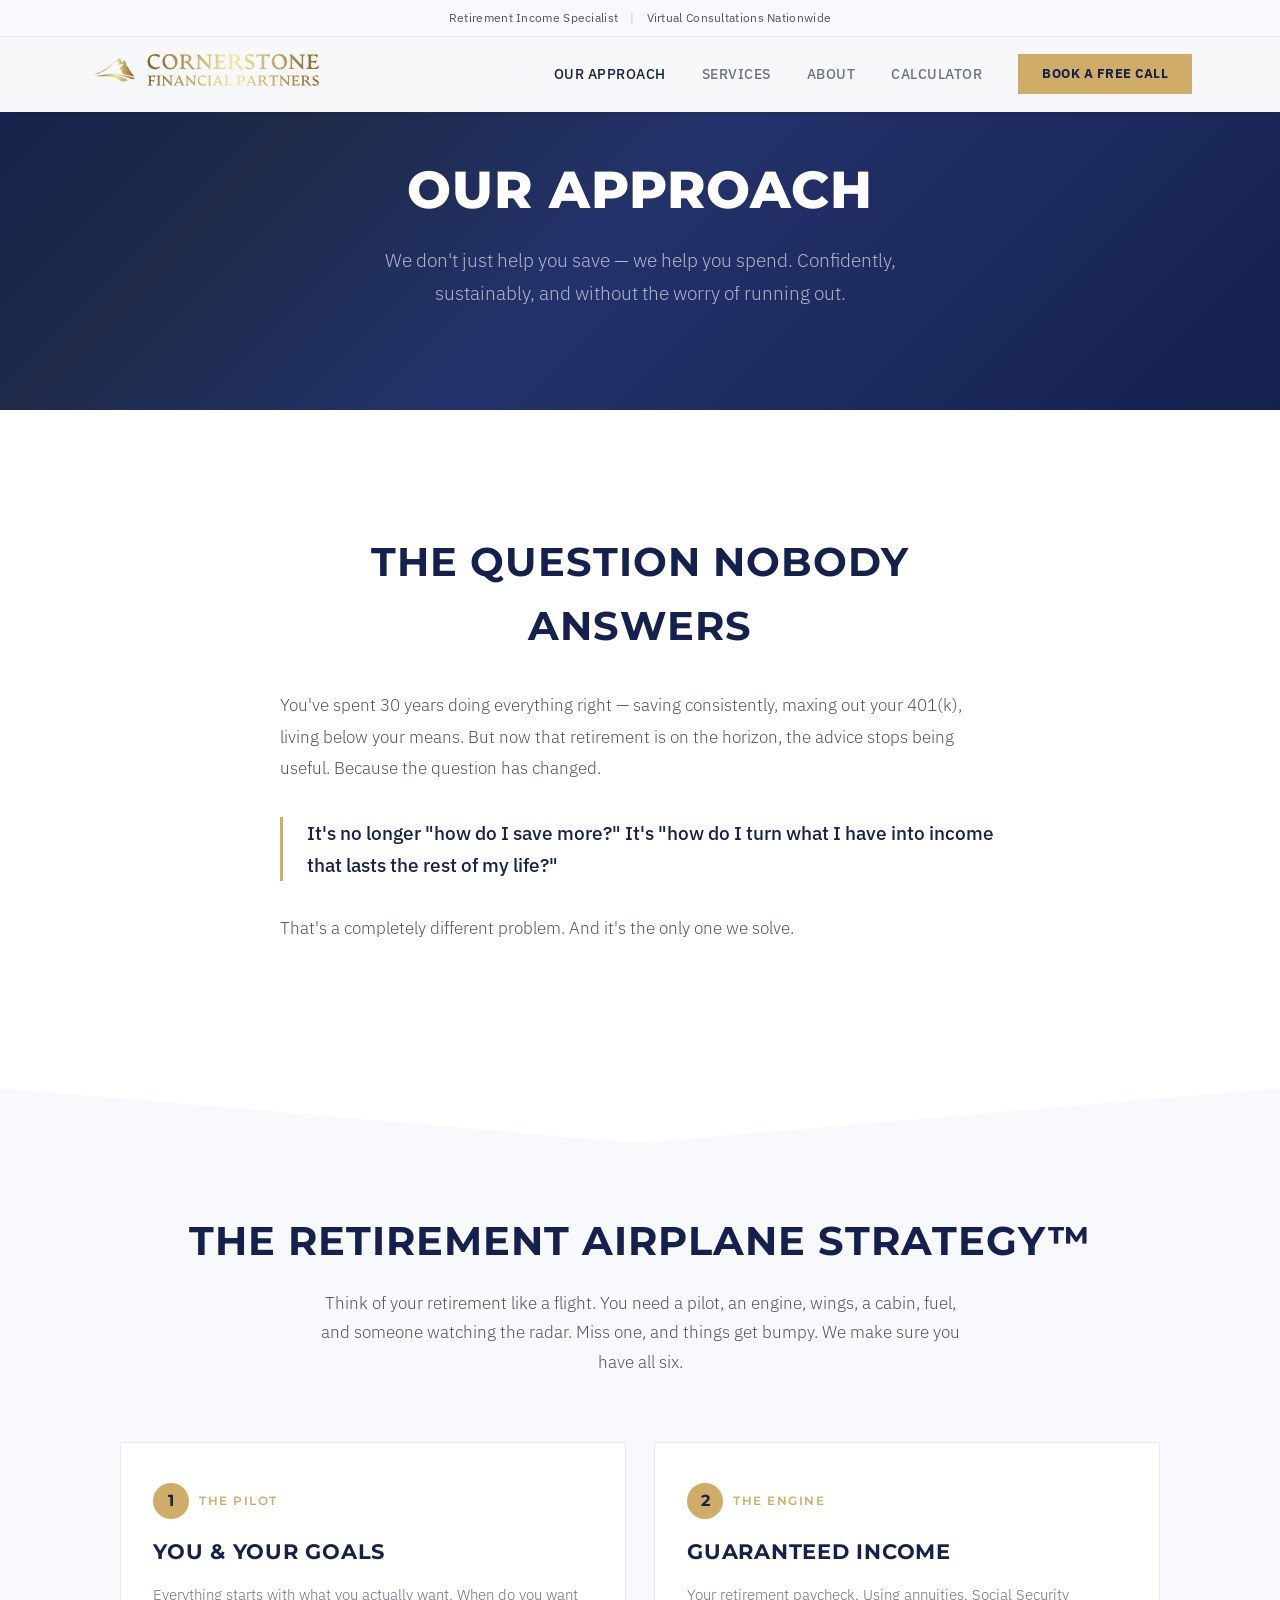
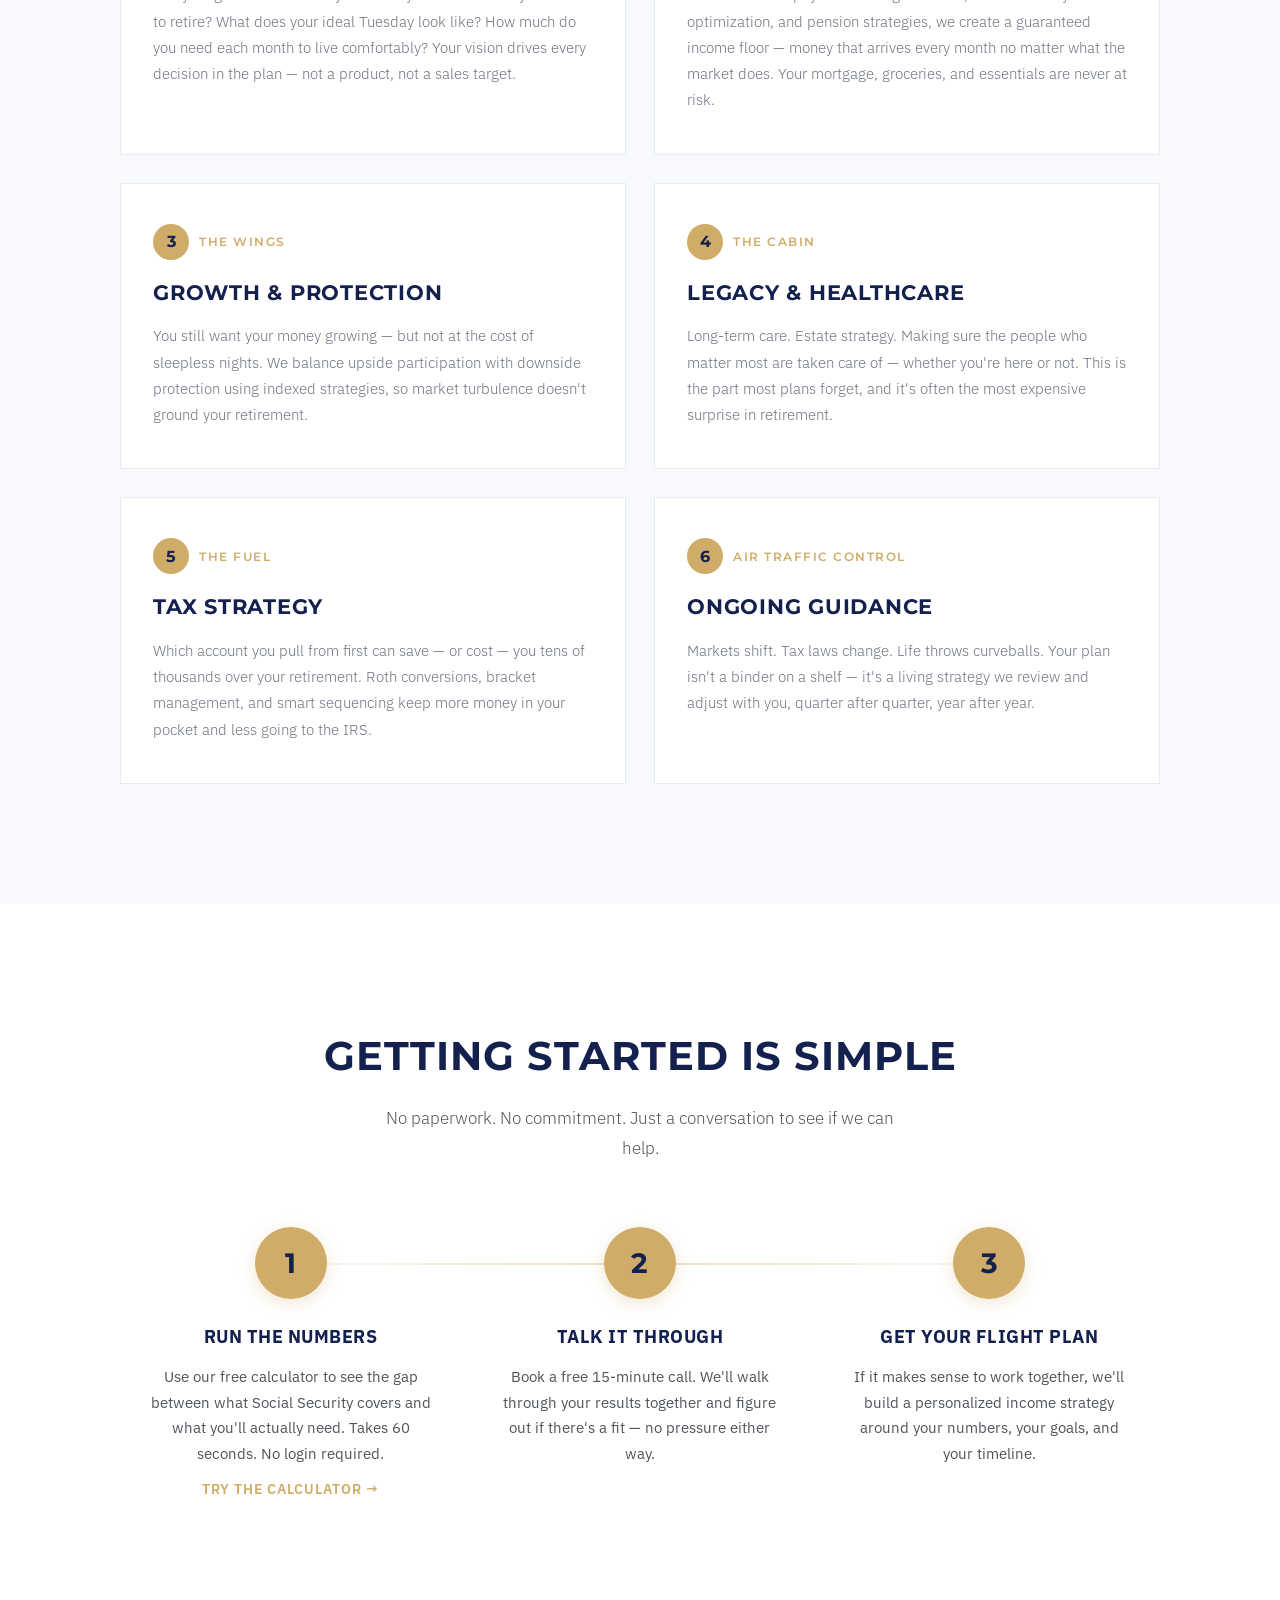
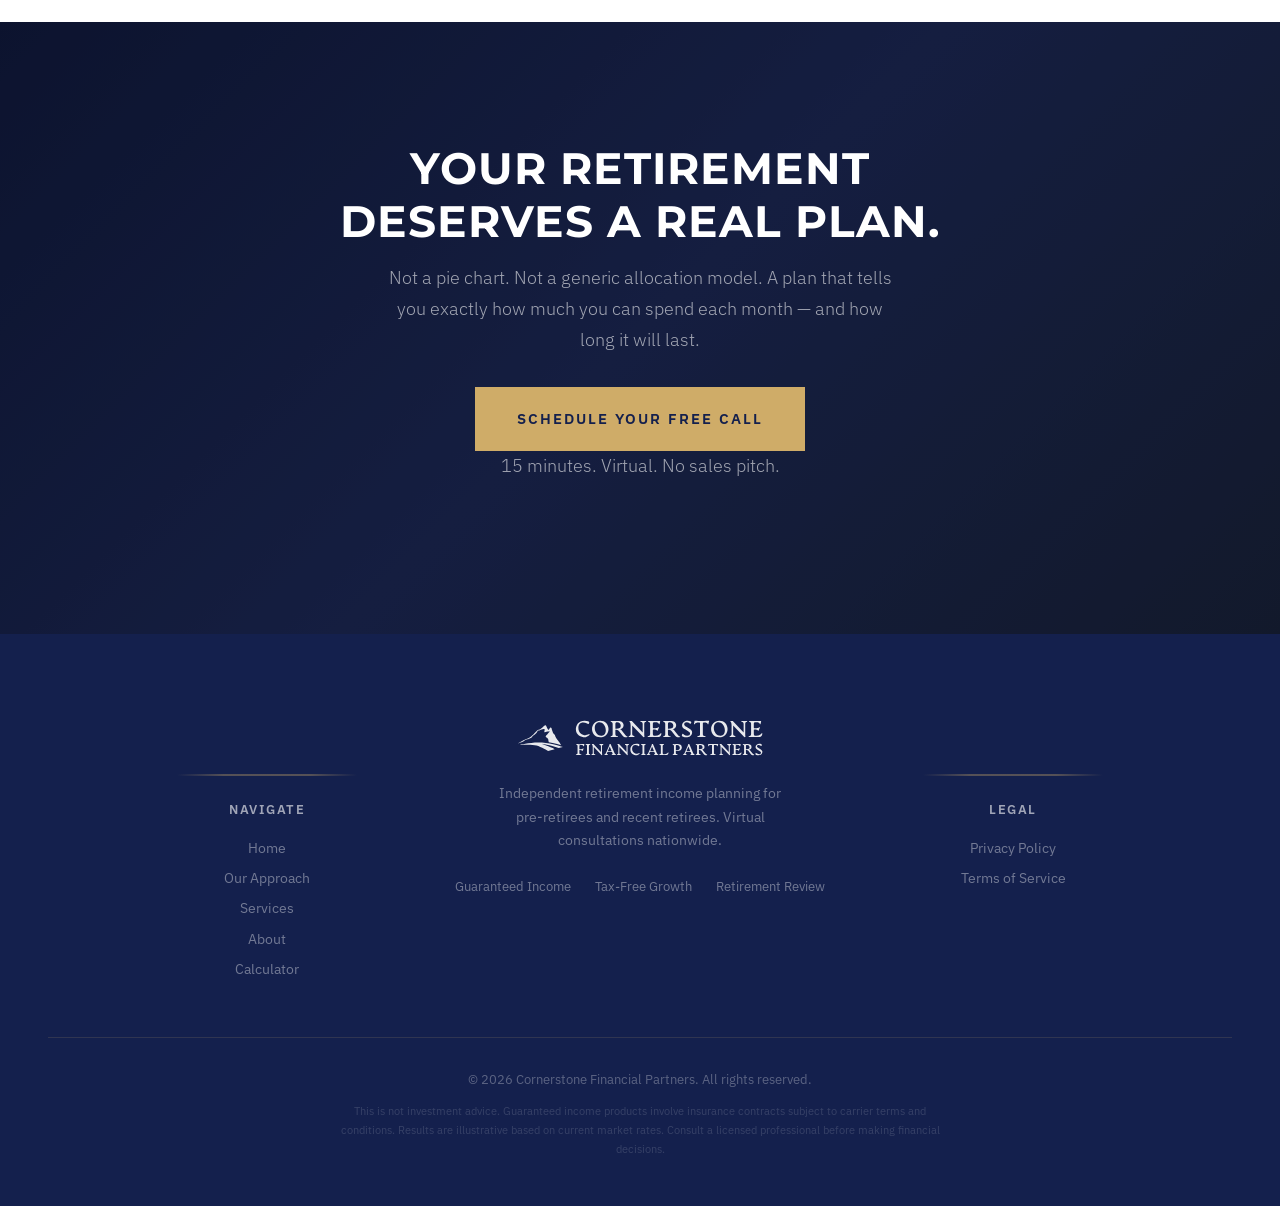
<file: approach.html>
<!DOCTYPE html>
<html lang="en">
<head>
  <meta charset="UTF-8">
  <meta name="viewport" content="width=device-width, initial-scale=1.0">
  <title>Our Approach | Cornerstone Financial Partners</title>
  <meta name="description" content="The Retirement Airplane Strategy. We help pre-retirees turn savings into sustainable income — guaranteed floors, tax strategy, growth, and ongoing guidance.">
  <meta property="og:title" content="Our Approach | Cornerstone Financial Partners">
  <meta property="og:description" content="We don't just help you save — we help you spend. Confidently, sustainably, and without the worry of running out.">
  <meta property="og:image" content="/og-image.png">
  <link rel="icon" type="image/png" href="/favicon.png">
  <link rel="apple-touch-icon" href="/apple-touch-icon.png">
  <link rel="preconnect" href="https://fonts.googleapis.com">
  <link rel="preconnect" href="https://fonts.gstatic.com" crossorigin>
  <link href="https://fonts.googleapis.com/css2?family=Montserrat:wght@300;400;500;600;700;800&family=IBM+Plex+Sans:wght@300;400;500;600;700&display=swap" rel="stylesheet">
  <style>
    *, *::before, *::after { box-sizing: border-box; margin: 0; padding: 0; }

    :root {
      --primary: #14204D;
      --primary-hover: #0f1a3e;
      --primary-subtle: #F7F9FC;
      --primary-border: #e6eaf5;
      --secondary: #23326B;
      --accent: #CFAC68;
      --accent-hover: #E9C786;
      --dark: #14204D;
      --dark-deep: #0C1333;
      --body: #4F555A;
      --light: #6b7280;
      --muted: #9ca3af;
      --bg: #FFFFFF;
      --bg-alt: #FAFAFA;
      --bg-warm: #F7F9FC;
      --border: #e6eaf5;
      --footer-bg: #14204D;
      --heading: 'Montserrat', 'Helvetica Neue', Helvetica, Arial, sans-serif;
      --body-font: 'IBM Plex Sans', -apple-system, BlinkMacSystemFont, 'Segoe UI', sans-serif;
      --shadow-sm: 0 2px 4px rgba(20,32,77,0.05);
      --shadow-md: 0 6px 18px rgba(20,32,77,0.08);
      --shadow-lg: 0 6px 18px rgba(20,32,77,0.15);
      --radius: 0px;
      --transition: 0.3s ease;
      --max-width: 1200px;
    }

    html { scroll-behavior: smooth; }
    body {
      font-family: var(--body-font);
      background: var(--bg);
      color: var(--dark);
      -webkit-font-smoothing: antialiased;
      line-height: 1.6;
    }

    /* ── SCROLL REVEAL ── */
    .reveal {
      opacity: 0;
      transform: translateY(32px);
      transition: opacity 0.8s ease, transform 0.8s ease;
    }
    .reveal.visible {
      opacity: 1;
      transform: translateY(0);
    }
    .reveal-delay-1 { transition-delay: 0.1s; }
    .reveal-delay-2 { transition-delay: 0.2s; }
    .reveal-delay-3 { transition-delay: 0.3s; }
    .reveal-delay-4 { transition-delay: 0.4s; }
    .reveal-delay-5 { transition-delay: 0.5s; }
    .reveal-delay-6 { transition-delay: 0.6s; }

    /* ── BACK TO TOP ── */
    .back-to-top {
      position: fixed;
      bottom: 32px;
      right: 32px;
      width: 48px;
      height: 48px;
      background: var(--accent);
      color: var(--primary);
      border: none;
      border-radius: 50%;
      cursor: pointer;
      display: flex;
      align-items: center;
      justify-content: center;
      opacity: 0;
      visibility: hidden;
      transition: all var(--transition);
      z-index: 90;
      box-shadow: 0 4px 16px rgba(207,172,104,0.3);
    }
    .back-to-top.visible {
      opacity: 1;
      visibility: visible;
    }
    .back-to-top:hover {
      background: var(--accent-hover);
      transform: translateY(-3px);
    }
    .back-to-top svg {
      width: 20px;
      height: 20px;
      stroke: var(--primary);
      fill: none;
      stroke-width: 2.5;
    }

    /* ── UTILITY BAR ── */
    .utility-bar {
      position: fixed;
      top: 0;
      left: 0;
      right: 0;
      z-index: 101;
      background: var(--bg-warm);
      border-bottom: 1px solid var(--border);
      transition: transform 0.3s ease;
    }
    .utility-bar.hidden { transform: translateY(-100%); }
    .utility-inner {
      max-width: var(--max-width);
      margin: 0 auto;
      padding: 0 48px;
      height: 36px;
      display: flex;
      align-items: center;
      justify-content: center;
      gap: 0;
      font-family: var(--body-font);
      font-size: 12px;
      color: var(--body);
      letter-spacing: 0.3px;
    }
    .utility-item { white-space: nowrap; }
    .utility-sep {
      margin: 0 12px;
      opacity: 0.3;
    }

    /* ── HEADER (starts solid on subpages) ── */
    header {
      position: fixed;
      top: 36px;
      left: 0;
      right: 0;
      z-index: 100;
      background: rgba(255,255,255,0.97);
      backdrop-filter: blur(12px);
      -webkit-backdrop-filter: blur(12px);
      box-shadow: var(--shadow-sm);
      transition: all 0.5s ease;
    }
    header.scrolled {
      top: 0;
      box-shadow: var(--shadow-md);
    }
    .header-inner {
      max-width: var(--max-width);
      margin: 0 auto;
      padding: 0 48px;
      display: flex;
      align-items: center;
      justify-content: space-between;
      height: 76px;
      transition: height 0.5s ease;
    }
    .nav-logo {
      height: 44px;
      width: auto;
      transition: all 0.4s ease;
    }
    .nav-links {
      display: flex;
      gap: 36px;
      align-items: center;
    }
    .nav-links a {
      color: var(--light);
      text-decoration: none;
      font-size: 14px;
      font-weight: 500;
      transition: color var(--transition);
      text-transform: uppercase;
      letter-spacing: 0.5px;
    }
    .nav-links a:hover { color: var(--primary); }
    .nav-links a.active { color: var(--dark); }
    .nav-cta {
      background: var(--accent) !important;
      color: var(--primary) !important;
      padding: 10px 24px !important;
      border-radius: var(--radius);
      font-weight: 700 !important;
      font-size: 13px !important;
      letter-spacing: 2px;
      transition: all var(--transition) !important;
      text-transform: uppercase !important;
    }
    .nav-cta:hover {
      background: var(--accent-hover) !important;
      transform: translateY(-1px) !important;
    }

    /* Hamburger */
    .mobile-menu {
      display: none;
      background: none;
      border: none;
      cursor: pointer;
      padding: 8px;
      z-index: 101;
    }
    .hamburger {
      width: 24px;
      height: 18px;
      position: relative;
    }
    .hamburger span {
      display: block;
      width: 100%;
      height: 2px;
      background: var(--dark);
      position: absolute;
      left: 0;
      transition: all 0.3s ease;
    }
    .hamburger span:nth-child(1) { top: 0; }
    .hamburger span:nth-child(2) { top: 8px; }
    .hamburger span:nth-child(3) { top: 16px; }
    .mobile-menu.open .hamburger span:nth-child(1) {
      top: 8px;
      transform: rotate(45deg);
    }
    .mobile-menu.open .hamburger span:nth-child(2) {
      opacity: 0;
    }
    .mobile-menu.open .hamburger span:nth-child(3) {
      top: 8px;
      transform: rotate(-45deg);
    }
    .mobile-menu.open .hamburger span {
      background: var(--dark) !important;
    }

    /* ── PAGE HERO (dark, centered) ── */
    .page-hero {
      position: relative;
      padding: 160px 24px 100px;
      text-align: center;
      overflow: hidden;
    }
    .page-hero-bg {
      position: absolute;
      inset: 0;
      background: linear-gradient(135deg, #14204D 0%, #1E2A48 25%, #23326B 50%, #14204D 100%);
    }
    .page-hero-inner {
      position: relative;
      z-index: 2;
      max-width: 720px;
      margin: 0 auto;
    }
    .page-hero h1 {
      font-family: var(--heading);
      font-size: clamp(34px, 5vw, 52px);
      font-weight: 800;
      line-height: 1.15;
      color: #fff;
      margin-bottom: 24px;
      letter-spacing: 1px;
      text-transform: uppercase;
    }
    .page-hero p {
      font-size: 19px;
      color: rgba(255,255,255,0.65);
      font-weight: 300;
      line-height: 1.75;
      max-width: 580px;
      margin: 0 auto;
    }

    /* ── THE PROBLEM SECTION ── */
    .problem {
      padding: 120px 24px;
      background: var(--bg);
    }
    .problem-inner {
      max-width: 720px;
      margin: 0 auto;
      text-align: center;
    }
    .problem-inner h2 {
      font-family: var(--heading);
      font-size: clamp(28px, 3.5vw, 40px);
      font-weight: 700;
      color: var(--dark);
      margin-bottom: 32px;
      text-transform: uppercase;
      letter-spacing: 1px;
    }
    .problem-inner p {
      font-size: 17px;
      line-height: 1.85;
      color: var(--body);
      font-weight: 300;
      margin-bottom: 24px;
      text-align: left;
    }
    .problem-inner .emphasized {
      font-size: 19px;
      font-weight: 500;
      color: var(--dark);
      line-height: 1.7;
      border-left: 3px solid var(--accent);
      padding-left: 24px;
      margin: 32px 0;
      text-align: left;
    }

    /* ── STRATEGY SECTION ── */
    .strategy {
      background: var(--bg-warm);
      padding: 120px 24px;
    }
    .strategy-header {
      text-align: center;
      margin-bottom: 64px;
    }
    .strategy-header h2 {
      font-family: var(--heading);
      font-size: clamp(28px, 3.5vw, 40px);
      font-weight: 700;
      color: var(--dark);
      text-transform: uppercase;
      letter-spacing: 1px;
      margin-bottom: 16px;
    }
    .strategy-header p {
      font-size: 17px;
      color: var(--body);
      font-weight: 300;
      line-height: 1.75;
      max-width: 640px;
      margin: 0 auto;
    }
    .strategy-grid {
      display: grid;
      grid-template-columns: repeat(2, 1fr);
      gap: 28px;
      max-width: 1040px;
      margin: 0 auto;
    }
    .strategy-card {
      background: var(--bg);
      border-radius: var(--radius);
      padding: 40px 32px;
      border: 1px solid var(--border);
      transition: all var(--transition);
    }
    .strategy-card:hover {
      transform: translateY(-4px);
      box-shadow: var(--shadow-md);
      border-color: var(--accent);
    }
    .strategy-card-tag {
      display: inline-flex;
      align-items: center;
      gap: 10px;
      margin-bottom: 16px;
    }
    .strategy-card-num {
      display: inline-flex;
      align-items: center;
      justify-content: center;
      width: 36px;
      height: 36px;
      border-radius: 50%;
      background: var(--accent);
      color: var(--primary);
      font-family: var(--heading);
      font-size: 16px;
      font-weight: 700;
      flex-shrink: 0;
    }
    .strategy-card-label {
      font-family: var(--heading);
      font-size: 12px;
      font-weight: 600;
      text-transform: uppercase;
      letter-spacing: 1.5px;
      color: var(--accent);
    }
    .strategy-card h3 {
      font-family: var(--heading);
      font-size: 21px;
      font-weight: 700;
      color: var(--dark);
      margin-bottom: 14px;
      text-transform: uppercase;
      letter-spacing: 0.75px;
    }
    .strategy-card p {
      font-size: 15px;
      color: var(--light);
      line-height: 1.75;
      font-weight: 300;
    }

    /* ── SHAPE DIVIDERS ── */
    .shape-divider-top {
      position: relative;
      overflow: hidden;
    }
    .shape-divider-top::before {
      content: '';
      position: absolute;
      top: -1px;
      left: 0;
      right: 0;
      height: 55px;
      z-index: 3;
      pointer-events: none;
      background-repeat: no-repeat;
      background-size: 100% 55px;
      background-position: center top;
      background-image: url('data:image/svg+xml;charset=utf8,<svg xmlns="http://www.w3.org/2000/svg" viewBox="0 0 1200 55" preserveAspectRatio="none"><path d="M0 0h1200L600 55z" fill="%23ffffff"/></svg>');
    }

    /* ── HOW IT WORKS / STEPS ── */
    .how {
      padding: 120px 24px;
      background: var(--bg);
    }
    .how-header {
      text-align: center;
      margin-bottom: 64px;
    }
    .how-header h2 {
      font-family: var(--heading);
      font-size: clamp(28px, 3.5vw, 40px);
      font-weight: 700;
      color: var(--dark);
      text-transform: uppercase;
      letter-spacing: 1px;
      margin-bottom: 16px;
    }
    .how-header p {
      font-size: 17px;
      color: var(--body);
      font-weight: 300;
      line-height: 1.75;
      max-width: 520px;
      margin: 0 auto;
    }
    .steps {
      display: grid;
      grid-template-columns: repeat(3, 1fr);
      gap: 48px;
      max-width: 1000px;
      margin: 0 auto;
      position: relative;
    }
    .steps::before {
      content: '';
      position: absolute;
      top: 36px;
      left: 16%;
      right: 16%;
      height: 2px;
      background: linear-gradient(to right, rgba(207,172,104,0.2), var(--accent), rgba(207,172,104,0.2));
      opacity: 0.4;
    }
    .step { text-align: center; position: relative; }
    .step-num {
      display: inline-flex;
      align-items: center;
      justify-content: center;
      width: 72px;
      height: 72px;
      border-radius: 50%;
      background: var(--accent);
      color: var(--primary);
      font-family: var(--heading);
      font-size: 28px;
      font-weight: 700;
      margin-bottom: 24px;
      position: relative;
      z-index: 1;
      box-shadow: 0 4px 16px rgba(207,172,104,0.3);
    }
    .step h3 {
      font-size: 18px;
      font-weight: 700;
      color: var(--dark);
      margin-bottom: 12px;
      text-transform: uppercase;
      letter-spacing: 0.5px;
    }
    .step p {
      font-size: 15px;
      color: var(--body);
      font-weight: 400;
      line-height: 1.7;
      max-width: 280px;
      margin: 0 auto;
    }
    .step a {
      display: inline-block;
      margin-top: 12px;
      font-size: 14px;
      font-weight: 600;
      color: var(--accent);
      text-decoration: none;
      text-transform: uppercase;
      letter-spacing: 1px;
      transition: color var(--transition);
    }
    .step a:hover { color: var(--accent-hover); }

    /* ── BOTTOM CTA ── */
    .bottom-cta {
      position: relative;
      padding: 120px 24px;
      text-align: center;
      overflow: hidden;
    }
    .bottom-cta-bg {
      position: absolute;
      inset: 0;
      background: linear-gradient(135deg, #14204D 0%, #23326B 50%, #1E2A48 100%);
    }
    .bottom-cta-overlay {
      position: absolute;
      inset: 0;
      background: rgba(0,0,0,0.4);
    }
    .bottom-cta-inner {
      position: relative;
      z-index: 2;
      max-width: 640px;
      margin: 0 auto;
    }
    .bottom-cta h2 {
      font-family: var(--heading);
      font-size: clamp(28px, 4vw, 44px);
      font-weight: 700;
      color: #fff;
      margin-bottom: 16px;
      line-height: 1.2;
      text-transform: uppercase;
      letter-spacing: 1px;
    }
    .bottom-cta p {
      font-size: 18px;
      color: rgba(255,255,255,0.6);
      font-weight: 300;
      line-height: 1.7;
      max-width: 520px;
      margin: 0 auto 32px;
    }
    .btn {
      display: inline-flex;
      align-items: center;
      gap: 8px;
      padding: 16px 32px;
      border-radius: var(--radius);
      font-size: 14px;
      font-weight: 600;
      text-decoration: none;
      transition: all var(--transition);
      border: none;
      cursor: pointer;
      font-family: var(--body-font);
      text-transform: uppercase;
      letter-spacing: 2px;
    }
    .btn-gold {
      background: var(--accent);
      color: var(--primary);
      border: 2px solid var(--accent);
    }
    .btn-gold:hover {
      background: var(--accent-hover);
      border-color: var(--accent-hover);
    }
    .bottom-cta .btn-gold {
      font-size: 15px;
      padding: 18px 40px;
    }
    .bottom-cta-note {
      margin-top: 16px;
      font-size: 13px;
      color: rgba(255,255,255,0.4);
    }

    /* ── FOOTER (Aurora Style) ── */
    footer {
      background: var(--footer-bg);
      color: rgba(255,255,255,0.5);
      padding: 80px 48px 48px;
      position: relative;
      overflow: hidden;
    }
    .footer-inner {
      max-width: var(--max-width);
      margin: 0 auto;
    }
    .footer-main {
      display: flex;
      justify-content: center;
      align-items: flex-start;
      text-align: center;
      gap: 0;
    }
    .footer-col-side {
      width: 280px;
      display: flex;
      flex-direction: column;
      align-items: center;
      margin-top: 60px;
    }
    .footer-col-side::before {
      content: '';
      height: 2px;
      width: 180px;
      display: block;
      background: radial-gradient(circle, rgba(207,172,104,0.35) 0%, rgba(207,172,104,0.35) 48%, transparent 100%);
      margin-bottom: 24px;
    }
    .footer-center {
      padding: 0 48px;
      display: flex;
      flex-direction: column;
      align-items: center;
    }
    .footer-logo {
      height: 48px;
      width: auto;
      opacity: 0.9;
      margin-bottom: 20px;
    }
    .footer-tagline {
      font-size: 14px;
      color: rgba(255,255,255,0.4);
      line-height: 1.7;
      max-width: 300px;
      margin-bottom: 24px;
    }
    .footer-nav {
      display: flex;
      gap: 24px;
      flex-wrap: wrap;
      justify-content: center;
    }
    .footer-nav a {
      color: rgba(255,255,255,0.4);
      text-decoration: none;
      font-size: 13px;
      transition: color var(--transition);
    }
    .footer-nav a:hover { color: var(--accent); }
    .footer-col-side h4 {
      font-size: 13px;
      font-weight: 600;
      text-transform: uppercase;
      letter-spacing: 1.5px;
      color: rgba(255,255,255,0.6);
      margin-bottom: 16px;
    }
    .footer-col-side p,
    .footer-col-side a {
      font-size: 14px;
      color: rgba(255,255,255,0.4);
      text-decoration: none;
      margin-bottom: 8px;
      display: block;
      transition: color var(--transition);
    }
    .footer-col-side a:hover { color: var(--accent); }
    .footer-bottom {
      margin-top: 48px;
      padding-top: 32px;
      border-top: 1px solid rgba(207,172,104,0.15);
      text-align: center;
    }
    .footer-copy {
      font-size: 13px;
      color: rgba(255,255,255,0.3);
      margin-bottom: 12px;
    }
    .footer-legal {
      font-size: 11px;
      color: rgba(255,255,255,0.15);
      line-height: 1.7;
      max-width: 600px;
      margin: 0 auto;
    }

    /* ── MOBILE ── */
    @media (max-width: 991px) {
      .utility-inner { padding: 0 24px; }
      .header-inner { padding: 0 24px; }
      .nav-links {
        display: none;
        flex-direction: column;
        position: fixed;
        top: 0;
        left: 0;
        right: 0;
        bottom: 0;
        background: rgba(255,255,255,0.98);
        backdrop-filter: blur(12px);
        padding: 120px 40px 40px;
        gap: 24px;
        z-index: 99;
        align-items: flex-start;
      }
      .nav-links.open { display: flex; }
      .nav-links a {
        color: var(--dark) !important;
        font-size: 20px;
      }
      .mobile-menu { display: block; z-index: 101; }
      .page-hero { padding: 120px 20px 72px; }
      .problem { padding: 80px 20px; }
      .strategy { padding: 80px 20px; }
      .strategy-grid { grid-template-columns: 1fr; }
      .how { padding: 80px 20px; }
      .steps { grid-template-columns: 1fr; gap: 36px; }
      .steps::before { display: none; }
      .bottom-cta { padding: 80px 20px; }
      .btn { justify-content: center; width: 100%; max-width: 340px; }
      .footer-main { flex-direction: column; align-items: center; }
      .footer-col-side { margin-top: 32px; }
      footer { padding: 48px 24px 32px; }
    }
    @media (max-width: 768px) {
      .utility-bar { height: 32px; }
      .utility-inner { height: 32px; font-size: 11px; }
      header { top: 32px; }
      header.scrolled { top: 0; }
      .header-inner { height: 68px; }
      .page-hero h1 { font-size: 32px; }
      .footer-center { padding: 0 20px; }
    }
    @media (max-width: 480px) {
      .utility-nationwide { display: none; }
      .utility-sep.hide-mobile { display: none; }
      .page-hero h1 { font-size: 28px; }
    }
  </style>
</head>
<body>

  <!-- Back to Top -->
  <button class="back-to-top" aria-label="Back to top">
    <svg viewBox="0 0 24 24"><polyline points="18 15 12 9 6 15"/></svg>
  </button>

  <!-- Utility Bar -->
  <div class="utility-bar" id="utilityBar">
    <div class="utility-inner">
      <span class="utility-item">Retirement Income Specialist</span>
      <span class="utility-sep hide-mobile">|</span>
      <span class="utility-item utility-nationwide">Virtual Consultations Nationwide</span>
    </div>
  </div>

  <!-- Header (solid on subpages) -->
  <header>
    <div class="header-inner">
      <a href="/">
        <img class="nav-logo" src="logo-color.svg" alt="Cornerstone Financial Partners">
      </a>
      <button class="mobile-menu" aria-label="Toggle menu">
        <div class="hamburger">
          <span></span>
          <span></span>
          <span></span>
        </div>
      </button>
      <div class="nav-links">
        <a href="/approach" class="active">Our Approach</a>
        <a href="/services">Services</a>
        <a href="/about">About</a>
        <a href="https://calculator.cornerstone-fps.com">Calculator</a>
        <a href="/#start" class="nav-cta">Book a Free Call</a>
      </div>
    </div>
  </header>

  <!-- Page Hero -->
  <section class="page-hero">
    <div class="page-hero-bg"></div>
    <div class="page-hero-inner reveal">
      <h1>Our Approach</h1>
      <p>We don't just help you save &mdash; we help you spend. Confidently, sustainably, and without the worry of running out.</p>
    </div>
  </section>

  <!-- The Problem -->
  <section class="problem">
    <div class="problem-inner reveal">
      <h2>The Question Nobody Answers</h2>
      <p>You've spent 30 years doing everything right &mdash; saving consistently, maxing out your 401(k), living below your means. But now that retirement is on the horizon, the advice stops being useful. Because the question has changed.</p>
      <p class="emphasized">It's no longer "how do I save more?" It's "how do I turn what I have into income that lasts the rest of my life?"</p>
      <p>That's a completely different problem. And it's the only one we solve.</p>
    </div>
  </section>

  <!-- The Retirement Airplane Strategy -->
  <section class="strategy shape-divider-top">
    <div class="strategy-header reveal">
      <h2>The Retirement Airplane Strategy&trade;</h2>
      <p>Think of your retirement like a flight. You need a pilot, an engine, wings, a cabin, fuel, and someone watching the radar. Miss one, and things get bumpy. We make sure you have all six.</p>
    </div>
    <div class="strategy-grid">
      <div class="strategy-card reveal reveal-delay-1">
        <div class="strategy-card-tag">
          <span class="strategy-card-num">1</span>
          <span class="strategy-card-label">The Pilot</span>
        </div>
        <h3>You &amp; Your Goals</h3>
        <p>Everything starts with what you actually want. When do you want to retire? What does your ideal Tuesday look like? How much do you need each month to live comfortably? Your vision drives every decision in the plan &mdash; not a product, not a sales target.</p>
      </div>
      <div class="strategy-card reveal reveal-delay-2">
        <div class="strategy-card-tag">
          <span class="strategy-card-num">2</span>
          <span class="strategy-card-label">The Engine</span>
        </div>
        <h3>Guaranteed Income</h3>
        <p>Your retirement paycheck. Using annuities, Social Security optimization, and pension strategies, we create a guaranteed income floor &mdash; money that arrives every month no matter what the market does. Your mortgage, groceries, and essentials are never at risk.</p>
      </div>
      <div class="strategy-card reveal reveal-delay-3">
        <div class="strategy-card-tag">
          <span class="strategy-card-num">3</span>
          <span class="strategy-card-label">The Wings</span>
        </div>
        <h3>Growth &amp; Protection</h3>
        <p>You still want your money growing &mdash; but not at the cost of sleepless nights. We balance upside participation with downside protection using indexed strategies, so market turbulence doesn't ground your retirement.</p>
      </div>
      <div class="strategy-card reveal reveal-delay-4">
        <div class="strategy-card-tag">
          <span class="strategy-card-num">4</span>
          <span class="strategy-card-label">The Cabin</span>
        </div>
        <h3>Legacy &amp; Healthcare</h3>
        <p>Long-term care. Estate strategy. Making sure the people who matter most are taken care of &mdash; whether you're here or not. This is the part most plans forget, and it's often the most expensive surprise in retirement.</p>
      </div>
      <div class="strategy-card reveal reveal-delay-5">
        <div class="strategy-card-tag">
          <span class="strategy-card-num">5</span>
          <span class="strategy-card-label">The Fuel</span>
        </div>
        <h3>Tax Strategy</h3>
        <p>Which account you pull from first can save &mdash; or cost &mdash; you tens of thousands over your retirement. Roth conversions, bracket management, and smart sequencing keep more money in your pocket and less going to the IRS.</p>
      </div>
      <div class="strategy-card reveal reveal-delay-6">
        <div class="strategy-card-tag">
          <span class="strategy-card-num">6</span>
          <span class="strategy-card-label">Air Traffic Control</span>
        </div>
        <h3>Ongoing Guidance</h3>
        <p>Markets shift. Tax laws change. Life throws curveballs. Your plan isn't a binder on a shelf &mdash; it's a living strategy we review and adjust with you, quarter after quarter, year after year.</p>
      </div>
    </div>
  </section>

  <!-- Getting Started -->
  <section class="how">
    <div class="how-header reveal">
      <h2>Getting Started Is Simple</h2>
      <p>No paperwork. No commitment. Just a conversation to see if we can help.</p>
    </div>
    <div class="steps reveal">
      <div class="step">
        <div class="step-num">1</div>
        <h3>Run the Numbers</h3>
        <p>Use our free calculator to see the gap between what Social Security covers and what you'll actually need. Takes 60 seconds. No login required.</p>
        <a href="https://calculator.cornerstone-fps.com">Try the calculator &rarr;</a>
      </div>
      <div class="step">
        <div class="step-num">2</div>
        <h3>Talk It Through</h3>
        <p>Book a free 15-minute call. We'll walk through your results together and figure out if there's a fit &mdash; no pressure either way.</p>
      </div>
      <div class="step">
        <div class="step-num">3</div>
        <h3>Get Your Flight Plan</h3>
        <p>If it makes sense to work together, we'll build a personalized income strategy around your numbers, your goals, and your timeline.</p>
      </div>
    </div>
  </section>

  <!-- Bottom CTA -->
  <section class="bottom-cta">
    <div class="bottom-cta-bg"></div>
    <div class="bottom-cta-overlay"></div>
    <div class="bottom-cta-inner reveal">
      <h2>Your Retirement Deserves a Real Plan.</h2>
      <p>Not a pie chart. Not a generic allocation model. A plan that tells you exactly how much you can spend each month &mdash; and how long it will last.</p>
      <a href="https://calendar.cornerstone-fps.com" class="btn btn-gold">Schedule your free call</a>
      <p class="bottom-cta-note">15 minutes. Virtual. No sales pitch.</p>
    </div>
  </section>

  <!-- Footer (Aurora Style) -->
  <footer>
    <div class="footer-inner">
      <div class="footer-main">
        <div class="footer-col-side">
          <h4>Navigate</h4>
          <a href="/">Home</a>
          <a href="/approach">Our Approach</a>
          <a href="/#services">Services</a>
          <a href="/about">About</a>
          <a href="https://calculator.cornerstone-fps.com">Calculator</a>
        </div>
        <div class="footer-center">
          <img src="logo-white.svg" alt="Cornerstone Financial Partners" class="footer-logo">
          <p class="footer-tagline">Independent retirement income planning for pre-retirees and recent retirees. Virtual consultations nationwide.</p>
          <div class="footer-nav">
            <a href="/annuity">Guaranteed Income</a>
            <a href="/iul">Tax-Free Growth</a>
            <a href="/#start">Retirement Review</a>
          </div>
        </div>
        <div class="footer-col-side">
          <h4>Legal</h4>
          <a href="/privacy">Privacy Policy</a>
          <a href="/terms">Terms of Service</a>
        </div>
      </div>
      <div class="footer-bottom">
        <p class="footer-copy">&copy; 2026 Cornerstone Financial Partners. All rights reserved.</p>
        <p class="footer-legal">
          This is not investment advice. Guaranteed income products involve insurance contracts subject to carrier terms and conditions. Results are illustrative based on current market rates. Consult a licensed professional before making financial decisions.
        </p>
      </div>
    </div>
  </footer>

  <script>
    // ── Scroll Reveal ──
    const revealObserver = new IntersectionObserver((entries) => {
      entries.forEach(entry => {
        if (entry.isIntersecting) {
          entry.target.classList.add('visible');
          revealObserver.unobserve(entry.target);
        }
      });
    }, { threshold: 0.1, rootMargin: '0px 0px -60px 0px' });
    document.querySelectorAll('.reveal').forEach(el => revealObserver.observe(el));

    // ── Mobile Menu ──
    const mobileBtn = document.querySelector('.mobile-menu');
    const navLinks = document.querySelector('.nav-links');
    mobileBtn.addEventListener('click', () => {
      mobileBtn.classList.toggle('open');
      navLinks.classList.toggle('open');
      document.body.style.overflow = navLinks.classList.contains('open') ? 'hidden' : '';
    });
    navLinks.querySelectorAll('a').forEach(link => {
      link.addEventListener('click', () => {
        mobileBtn.classList.remove('open');
        navLinks.classList.remove('open');
        document.body.style.overflow = '';
      });
    });

    // ── Back to Top ──
    const backToTop = document.querySelector('.back-to-top');
    const utilityBar = document.getElementById('utilityBar');
    const headerEl = document.querySelector('header');
    window.addEventListener('scroll', () => {
      const y = window.scrollY;
      if (y > 80) {
        utilityBar.classList.add('hidden');
        headerEl.classList.add('scrolled');
      } else {
        utilityBar.classList.remove('hidden');
        headerEl.classList.remove('scrolled');
      }
      backToTop.classList.toggle('visible', y > 600);
    });
    backToTop.addEventListener('click', () => {
      window.scrollTo({ top: 0, behavior: 'smooth' });
    });
  </script>

  <!-- LeadConnector Chat Widget -->
  <script
    src="https://widgets.leadconnectorhq.com/loader.js"
    data-resources-url="https://widgets.leadconnectorhq.com/chat-widget/loader.js"
    data-widget-id="69ab60190eb1998316585059">
  </script>

</body>
</html>
</file>
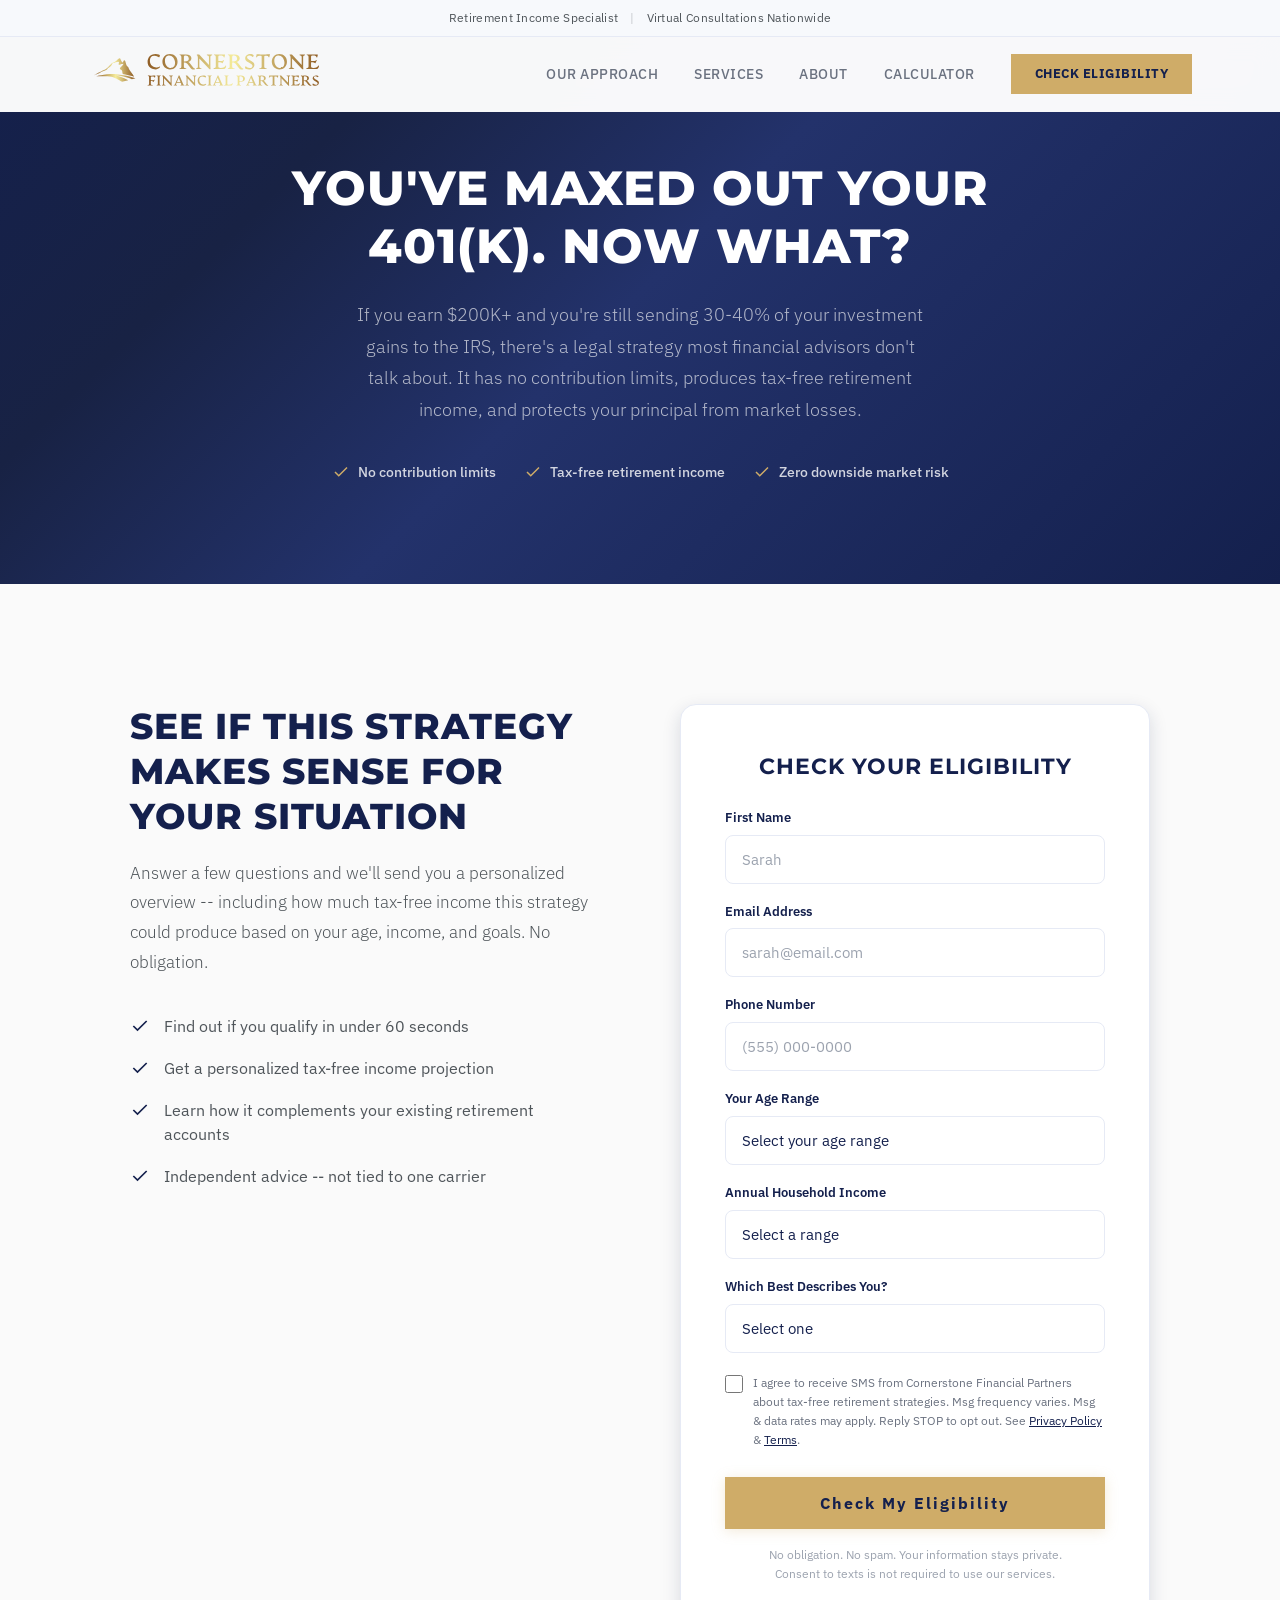
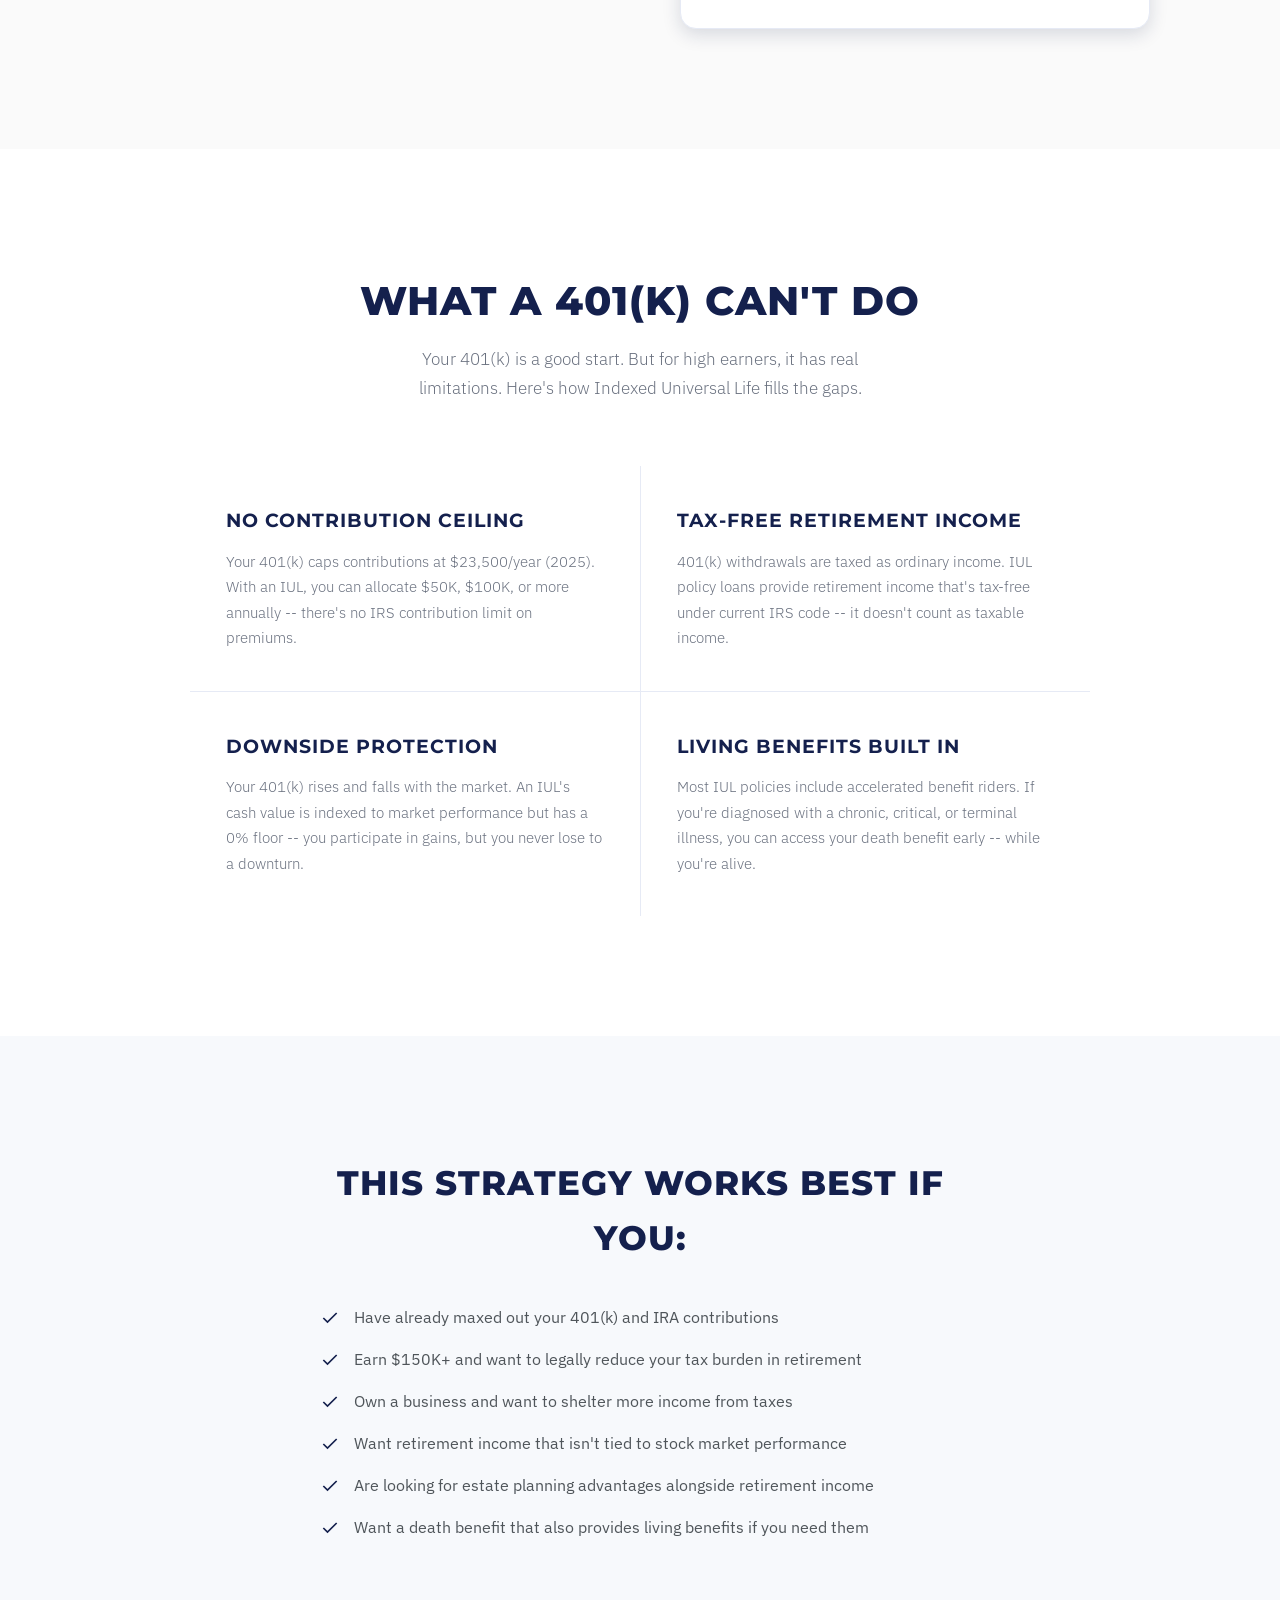
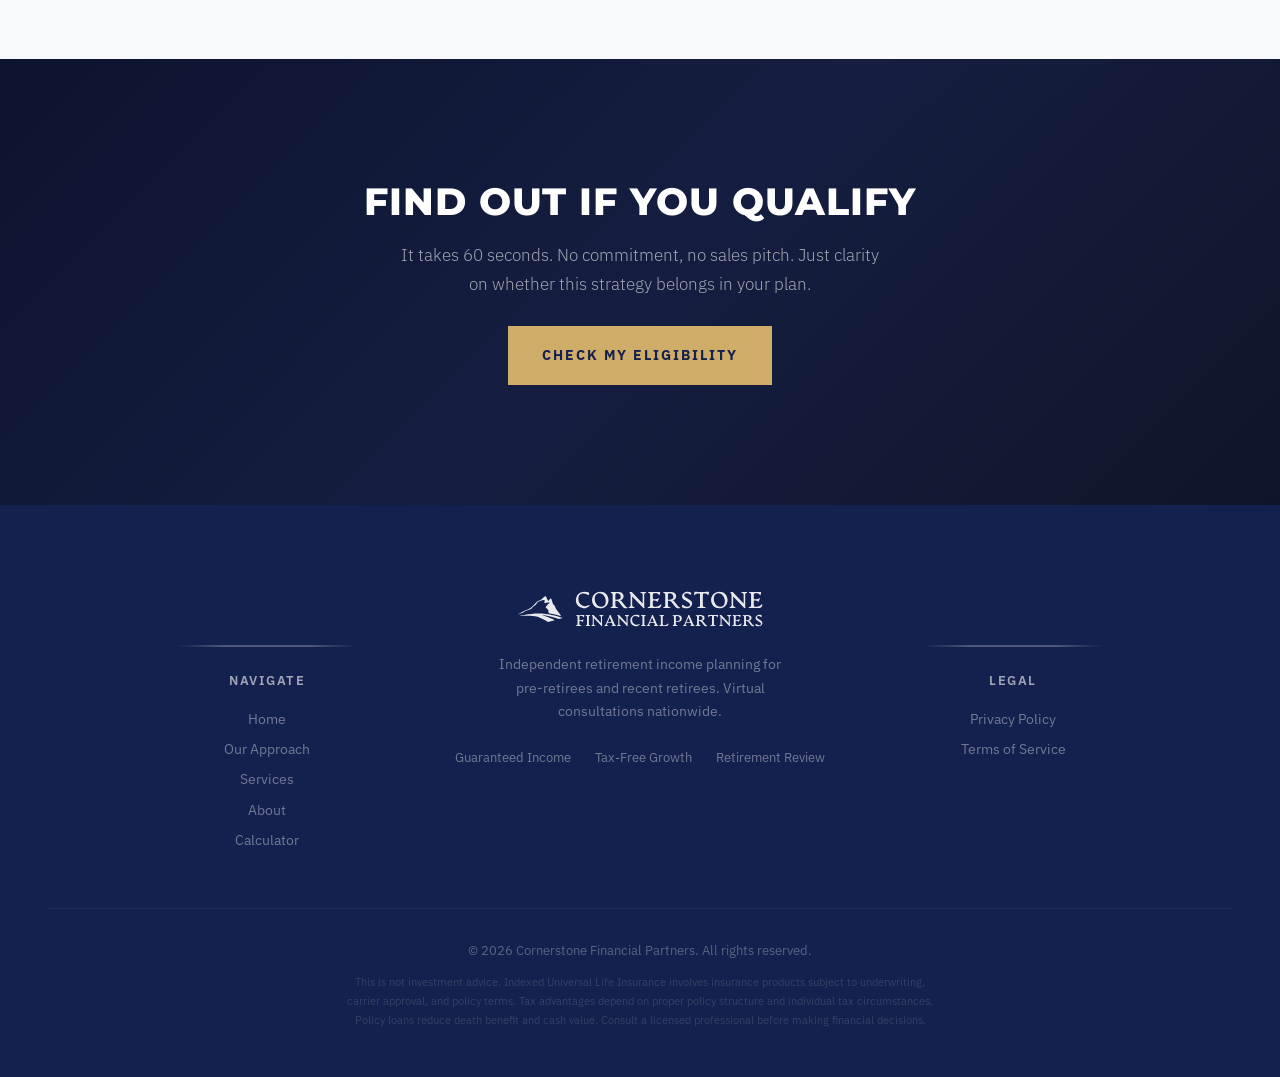
<file: iul.html>
<!DOCTYPE html>
<html lang="en">
<head>
  <meta charset="UTF-8">
  <meta name="viewport" content="width=device-width, initial-scale=1.0">
  <title>Tax-Free Retirement Income for High Earners | Cornerstone Financial Partners</title>
  <meta name="description" content="The IRS-approved strategy high earners use after maxing out their 401(k). No contribution limits. Tax-free income. Zero market risk on the downside.">
  <meta property="og:title" content="Tax-Free Retirement Income for High Earners | Cornerstone Financial">
  <meta property="og:description" content="Earning $200K+ and tired of handing 30-40% of your retirement returns to the IRS? There's a legal strategy most advisors never mention.">
  <meta property="og:image" content="/og-image.png">
  <link rel="icon" type="image/png" href="/favicon.png">
  <link rel="apple-touch-icon" href="/apple-touch-icon.png">
  <link rel="preconnect" href="https://fonts.googleapis.com">
  <link rel="preconnect" href="https://fonts.gstatic.com" crossorigin>
  <link href="https://fonts.googleapis.com/css2?family=Montserrat:wght@300;400;500;600;700;800&family=IBM+Plex+Sans:wght@300;400;500;600;700&display=swap" rel="stylesheet">
  <style>
    *, *::before, *::after { box-sizing: border-box; margin: 0; padding: 0; }

    :root {
      --primary: #14204D;
      --primary-hover: #0f1a3e;
      --primary-subtle: #F7F9FC;
      --primary-border: #e6eaf5;
      --secondary: #23326B;
      --accent: #CFAC68;
      --accent-hover: #E9C786;
      --dark: #14204D;
      --dark-deep: #0C1333;
      --body: #4F555A;
      --light: #6b7280;
      --muted: #9ca3af;
      --bg: #FFFFFF;
      --bg-alt: #FAFAFA;
      --bg-warm: #F7F9FC;
      --border: #e6eaf5;
      --footer-bg: #14204D;
      --heading: 'Montserrat', 'Helvetica Neue', Helvetica, Arial, sans-serif;
      --body-font: 'IBM Plex Sans', -apple-system, BlinkMacSystemFont, 'Segoe UI', sans-serif;
      --shadow-sm: 0 2px 4px rgba(20,32,77,0.05);
      --shadow-md: 0 6px 18px rgba(20,32,77,0.08);
      --shadow-lg: 0 6px 18px rgba(20,32,77,0.15);
      --radius: 0px;
      --transition: 0.3s ease;
      --max-width: 1200px;
    }

    html { scroll-behavior: smooth; }
    body {
      font-family: var(--body-font);
      background: var(--bg);
      color: var(--dark);
      -webkit-font-smoothing: antialiased;
      line-height: 1.6;
    }

    /* -- SCROLL REVEAL -- */
    .reveal {
      opacity: 0;
      transform: translateY(32px);
      transition: opacity 0.8s ease, transform 0.8s ease;
    }
    .reveal.visible {
      opacity: 1;
      transform: translateY(0);
    }
    .reveal-delay-1 { transition-delay: 0.1s; }
    .reveal-delay-2 { transition-delay: 0.2s; }
    .reveal-delay-3 { transition-delay: 0.3s; }

    /* -- BACK TO TOP -- */
    .back-to-top {
      position: fixed;
      bottom: 32px;
      right: 32px;
      width: 48px;
      height: 48px;
      background: var(--accent);
      color: var(--primary);
      border: none;
      border-radius: 50%;
      cursor: pointer;
      display: flex;
      align-items: center;
      justify-content: center;
      opacity: 0;
      visibility: hidden;
      transition: all var(--transition);
      z-index: 90;
      box-shadow: 0 4px 16px rgba(207,172,104,0.3);
    }
    .back-to-top.visible {
      opacity: 1;
      visibility: visible;
    }
    .back-to-top:hover {
      background: var(--accent-hover);
      transform: translateY(-3px);
    }
    .back-to-top svg {
      width: 20px;
      height: 20px;
      stroke: var(--primary);
      fill: none;
      stroke-width: 2.5;
    }

    /* ── UTILITY BAR ── */
    .utility-bar {
      position: fixed;
      top: 0;
      left: 0;
      right: 0;
      z-index: 101;
      background: var(--bg-warm);
      border-bottom: 1px solid var(--border);
      transition: transform 0.3s ease;
    }
    .utility-bar.hidden { transform: translateY(-100%); }
    .utility-inner {
      max-width: var(--max-width);
      margin: 0 auto;
      padding: 0 48px;
      height: 36px;
      display: flex;
      align-items: center;
      justify-content: center;
      gap: 0;
      font-family: var(--body-font);
      font-size: 12px;
      color: var(--body);
      letter-spacing: 0.3px;
    }
    .utility-item { white-space: nowrap; }
    .utility-sep {
      margin: 0 12px;
      opacity: 0.3;
    }

    /* -- HEADER (solid for subpage) -- */
    header {
      position: fixed;
      top: 36px;
      left: 0;
      right: 0;
      z-index: 100;
      background: rgba(255,255,255,0.97);
      backdrop-filter: blur(12px);
      -webkit-backdrop-filter: blur(12px);
      transition: all 0.5s ease;
    }
    header.scrolled { top: 0; box-shadow: 0 6px 18px rgba(20,32,77,0.08); }
    .header-inner {
      max-width: var(--max-width);
      margin: 0 auto;
      padding: 0 48px;
      display: flex;
      align-items: center;
      justify-content: space-between;
      height: 76px;
    }
    .nav-logo {
      height: 44px;
      width: auto;
      transition: all 0.4s ease;
    }
    .nav-links {
      display: flex;
      gap: 36px;
      align-items: center;
    }
    .nav-links a {
      color: var(--light);
      text-decoration: none;
      font-size: 14px;
      font-weight: 500;
      transition: color var(--transition);
      text-transform: uppercase;
      letter-spacing: 0.5px;
    }
    .nav-links a:hover { color: var(--primary); }
    .nav-cta {
      background: var(--accent) !important;
      color: var(--primary) !important;
      padding: 10px 24px !important;
      border-radius: var(--radius);
      font-weight: 700 !important;
      font-size: 13px !important;
      letter-spacing: 2px;
      transition: all var(--transition) !important;
      text-transform: uppercase !important;
    }
    .nav-cta:hover {
      background: var(--accent-hover) !important;
      transform: translateY(-1px) !important;
    }

    /* Hamburger */
    .mobile-menu {
      display: none;
      background: none;
      border: none;
      cursor: pointer;
      padding: 8px;
      z-index: 101;
    }
    .hamburger {
      width: 24px;
      height: 18px;
      position: relative;
    }
    .hamburger span {
      display: block;
      width: 100%;
      height: 2px;
      background: var(--dark);
      position: absolute;
      left: 0;
      transition: all 0.3s ease;
    }
    .hamburger span:nth-child(1) { top: 0; }
    .hamburger span:nth-child(2) { top: 8px; }
    .hamburger span:nth-child(3) { top: 16px; }
    .mobile-menu.open .hamburger span:nth-child(1) {
      top: 8px;
      transform: rotate(45deg);
    }
    .mobile-menu.open .hamburger span:nth-child(2) {
      opacity: 0;
    }
    .mobile-menu.open .hamburger span:nth-child(3) {
      top: 8px;
      transform: rotate(-45deg);
    }
    .mobile-menu.open .hamburger span {
      background: var(--dark) !important;
    }

    /* -- HERO (subpage dark centered) -- */
    .hero {
      position: relative;
      padding: 160px 24px 100px;
      text-align: center;
      overflow: hidden;
    }
    .hero-bg {
      position: absolute;
      inset: 0;
      background: linear-gradient(135deg, #14204D 0%, #182244 25%, #23326B 50%, #14204D 100%);
    }
    .hero-inner {
      position: relative;
      z-index: 2;
      max-width: 740px;
      margin: 0 auto;
    }
    .hero h1 {
      font-family: var(--heading);
      font-size: clamp(30px, 5vw, 48px);
      font-weight: 800;
      line-height: 1.2;
      color: #fff;
      margin-bottom: 24px;
      letter-spacing: 1px;
      text-transform: uppercase;
    }
    .hero-sub {
      font-size: 18px;
      color: rgba(255,255,255,0.65);
      line-height: 1.75;
      max-width: 580px;
      margin: 0 auto 36px;
      font-weight: 300;
    }
    .hero-badges {
      display: flex;
      justify-content: center;
      gap: 28px;
      flex-wrap: wrap;
    }
    .badge-item {
      display: flex;
      align-items: center;
      gap: 8px;
      font-size: 14px;
      font-weight: 500;
      color: rgba(255,255,255,0.8);
    }
    .badge-item svg {
      width: 18px;
      height: 18px;
      stroke: var(--accent);
      fill: none;
      stroke-width: 2;
    }

    /* -- BUTTONS -- */
    .btn {
      display: inline-flex;
      align-items: center;
      gap: 8px;
      padding: 16px 32px;
      border-radius: var(--radius);
      font-size: 14px;
      font-weight: 700;
      text-decoration: none;
      transition: all var(--transition);
      border: none;
      cursor: pointer;
      font-family: var(--body-font);
      text-transform: uppercase;
      letter-spacing: 2px;
    }
    .btn-gold {
      background: var(--accent);
      color: var(--primary);
      border: 2px solid var(--accent);
      border-radius: 0;
    }
    .btn-gold:hover {
      background: var(--accent-hover);
      border-color: var(--accent-hover);
    }

    /* -- FORM SECTION -- */
    .form-section {
      background: var(--bg-alt);
      padding: 120px 24px;
    }
    .form-layout {
      max-width: 1020px;
      margin: 0 auto;
      display: grid;
      grid-template-columns: 1fr 1fr;
      gap: 80px;
      align-items: start;
    }
    .form-left h2 {
      font-family: var(--heading);
      font-size: clamp(26px, 3.5vw, 36px);
      font-weight: 800;
      line-height: 1.25;
      color: var(--dark);
      margin-bottom: 20px;
      text-transform: uppercase;
      letter-spacing: 1px;
    }
    .form-left > p {
      font-size: 17px;
      color: var(--body);
      line-height: 1.75;
      font-weight: 300;
      margin-bottom: 36px;
    }
    .benefit-list {
      list-style: none;
      display: flex;
      flex-direction: column;
      gap: 18px;
    }
    .benefit-list li {
      display: flex;
      align-items: flex-start;
      gap: 14px;
      font-size: 16px;
      color: var(--body);
      font-weight: 400;
      line-height: 1.5;
    }
    .benefit-list svg {
      width: 20px;
      height: 20px;
      stroke: var(--primary);
      fill: none;
      stroke-width: 2;
      flex-shrink: 0;
      margin-top: 2px;
    }
    .form-card {
      background: var(--bg);
      border-radius: 16px;
      padding: 44px;
      border: 1px solid var(--border);
      box-shadow: var(--shadow-lg);
    }
    .form-card h3 {
      font-family: var(--heading);
      font-size: 22px;
      font-weight: 700;
      color: var(--dark);
      text-transform: uppercase;
      letter-spacing: 1px;
      margin-bottom: 24px;
      text-align: center;
    }
    .form-group {
      margin-bottom: 18px;
    }
    .form-group label {
      display: block;
      font-size: 13px;
      font-weight: 600;
      color: var(--dark);
      margin-bottom: 6px;
    }
    .form-group input,
    .form-group select {
      width: 100%;
      padding: 14px 16px;
      border: 1.5px solid var(--border);
      border-radius: 8px;
      font-size: 15px;
      font-family: var(--body-font);
      color: var(--dark);
      background: var(--bg);
      transition: all 0.2s;
      outline: none;
      -webkit-appearance: none;
    }
    .form-group input:focus,
    .form-group select:focus {
      border-color: var(--primary);
      box-shadow: 0 0 0 3px rgba(20,32,77,0.1);
    }
    .form-group input::placeholder { color: var(--muted); }
    .sms-opt {
      display: flex;
      align-items: flex-start;
      gap: 10px;
      margin: 20px 0;
    }
    .sms-opt input[type="checkbox"] {
      width: 18px;
      height: 18px;
      margin-top: 2px;
      flex-shrink: 0;
      accent-color: var(--primary);
    }
    .sms-opt label {
      font-size: 12px;
      color: var(--light);
      font-weight: 400;
      margin: 0;
      line-height: 1.6;
    }
    .sms-opt a { color: var(--primary); }
    .form-submit {
      width: 100%;
      padding: 16px;
      background: var(--accent);
      color: var(--primary);
      border: none;
      border-radius: var(--radius);
      font-size: 16px;
      font-weight: 700;
      font-family: var(--body-font);
      cursor: pointer;
      transition: all var(--transition);
      margin-top: 8px;
      letter-spacing: 2px;
      box-shadow: 0 2px 12px rgba(207,172,104,0.25);
    }
    .form-submit:hover {
      background: var(--accent-hover);
      transform: translateY(-1px);
      box-shadow: 0 6px 20px rgba(207,172,104,0.3);
    }
    .form-note {
      text-align: center;
      font-size: 12px;
      color: var(--muted);
      margin-top: 16px;
      line-height: 1.6;
    }

    /* -- COMPARISON -- */
    .comparison {
      padding: 120px 24px;
      background: var(--bg);
    }
    .comparison-inner {
      max-width: 900px;
      margin: 0 auto;
    }
    .comparison-header {
      text-align: center;
      margin-bottom: 64px;
    }
    .comparison-header h2 {
      font-family: var(--heading);
      font-size: clamp(28px, 3.5vw, 40px);
      font-weight: 800;
      color: var(--dark);
      margin-bottom: 12px;
      text-transform: uppercase;
      letter-spacing: 1px;
    }
    .comparison-header p {
      font-size: 17px;
      color: var(--light);
      font-weight: 300;
      max-width: 520px;
      margin: 0 auto;
      line-height: 1.7;
    }
    .compare-grid {
      display: grid;
      grid-template-columns: 1fr 1fr;
      gap: 1px;
      background: var(--border);
      overflow: hidden;
    }
    .compare-cell {
      background: var(--bg);
      padding: 40px 36px;
    }
    .compare-cell h3 {
      font-family: var(--heading);
      font-size: 19px;
      font-weight: 700;
      color: var(--dark);
      margin-bottom: 12px;
      text-transform: uppercase;
      letter-spacing: 1px;
    }
    .compare-cell p {
      font-size: 15px;
      color: var(--light);
      line-height: 1.7;
      font-weight: 300;
    }

    /* -- WHO IT'S FOR -- */
    .who {
      background: var(--bg-warm);
      padding: 120px 24px;
    }
    .who-inner {
      max-width: 640px;
      margin: 0 auto;
      text-align: center;
    }
    .who-inner h2 {
      font-family: var(--heading);
      font-size: clamp(26px, 3.5vw, 34px);
      font-weight: 800;
      color: var(--dark);
      margin-bottom: 40px;
      text-transform: uppercase;
      letter-spacing: 1px;
    }
    .who-list {
      list-style: none;
      text-align: left;
      display: flex;
      flex-direction: column;
      gap: 18px;
    }
    .who-list li {
      display: flex;
      align-items: flex-start;
      gap: 14px;
      font-size: 16px;
      color: var(--body);
      font-weight: 400;
      line-height: 1.5;
    }
    .who-list svg {
      width: 20px;
      height: 20px;
      stroke: var(--primary);
      fill: none;
      stroke-width: 2;
      flex-shrink: 0;
      margin-top: 3px;
    }

    /* -- BOTTOM CTA -- */
    .bottom-cta {
      position: relative;
      padding: 120px 24px;
      text-align: center;
      overflow: hidden;
    }
    .bottom-cta-bg {
      position: absolute;
      inset: 0;
      background: linear-gradient(135deg, #14204D 0%, #23326B 50%, #182244 100%);
    }
    .bottom-cta-overlay {
      position: absolute;
      inset: 0;
      background: rgba(0,0,0,0.4);
    }
    .bottom-cta-content {
      position: relative;
      z-index: 2;
      max-width: 640px;
      margin: 0 auto;
    }
    .bottom-cta h2 {
      font-family: var(--heading);
      font-size: clamp(26px, 3.5vw, 38px);
      font-weight: 800;
      color: #fff;
      margin-bottom: 16px;
      line-height: 1.2;
      text-transform: uppercase;
      letter-spacing: 1px;
    }
    .bottom-cta p {
      font-size: 17px;
      color: rgba(255,255,255,0.6);
      font-weight: 300;
      max-width: 480px;
      margin: 0 auto 28px;
      line-height: 1.7;
    }

    /* -- FOOTER (Aurora Style) -- */
    footer {
      background: var(--footer-bg);
      color: rgba(255,255,255,0.5);
      padding: 80px 48px 48px;
      position: relative;
      overflow: hidden;
    }
    .footer-inner {
      max-width: var(--max-width);
      margin: 0 auto;
    }
    .footer-main {
      display: flex;
      justify-content: center;
      align-items: flex-start;
      text-align: center;
      gap: 0;
    }
    .footer-col-side {
      width: 280px;
      display: flex;
      flex-direction: column;
      align-items: center;
      margin-top: 60px;
    }
    .footer-col-side::before {
      content: '';
      height: 2px;
      width: 180px;
      display: block;
      background: radial-gradient(circle, rgba(255,255,255,0.25) 0%, rgba(255,255,255,0.25) 48%, transparent 100%);
      margin-bottom: 24px;
    }
    .footer-center {
      padding: 0 48px;
      display: flex;
      flex-direction: column;
      align-items: center;
    }
    .footer-logo {
      height: 48px;
      width: auto;
      opacity: 0.9;
      margin-bottom: 20px;
    }
    .footer-tagline {
      font-size: 14px;
      color: rgba(255,255,255,0.4);
      line-height: 1.7;
      max-width: 300px;
      margin-bottom: 24px;
    }
    .footer-nav {
      display: flex;
      gap: 24px;
      flex-wrap: wrap;
      justify-content: center;
    }
    .footer-nav a {
      color: rgba(255,255,255,0.4);
      text-decoration: none;
      font-size: 13px;
      transition: color var(--transition);
    }
    .footer-nav a:hover { color: var(--accent); }
    .footer-col-side h4 {
      font-size: 13px;
      font-weight: 600;
      text-transform: uppercase;
      letter-spacing: 1.5px;
      color: rgba(255,255,255,0.6);
      margin-bottom: 16px;
    }
    .footer-col-side p,
    .footer-col-side a {
      font-size: 14px;
      color: rgba(255,255,255,0.4);
      text-decoration: none;
      margin-bottom: 8px;
      display: block;
      transition: color var(--transition);
    }
    .footer-col-side a:hover { color: var(--accent); }
    .footer-bottom {
      margin-top: 48px;
      padding-top: 32px;
      border-top: 1px solid rgba(255,255,255,0.06);
      text-align: center;
    }
    .footer-copy {
      font-size: 13px;
      color: rgba(255,255,255,0.3);
      margin-bottom: 12px;
    }
    .footer-legal {
      font-size: 11px;
      color: rgba(255,255,255,0.15);
      line-height: 1.7;
      max-width: 600px;
      margin: 0 auto;
    }

    /* -- MOBILE -- */
    @media (max-width: 991px) {
      .utility-inner { padding: 0 24px; }
      .header-inner { padding: 0 24px; }
      .nav-links {
        display: none;
        flex-direction: column;
        position: fixed;
        top: 0;
        left: 0;
        right: 0;
        bottom: 0;
        background: rgba(255,255,255,0.98);
        backdrop-filter: blur(12px);
        padding: 120px 40px 40px;
        gap: 24px;
        z-index: 99;
        align-items: flex-start;
      }
      .nav-links.open { display: flex; }
      .nav-links a {
        color: var(--dark) !important;
        font-size: 20px;
      }
      .mobile-menu { display: block; z-index: 101; }
      .hero { padding: 140px 20px 80px; }
      .form-section { padding: 80px 20px; }
      .form-layout { grid-template-columns: 1fr; gap: 48px; }
      .form-card { padding: 32px 24px; }
      .comparison { padding: 80px 20px; }
      .who { padding: 80px 20px; }
      .bottom-cta { padding: 80px 20px; }
      .footer-main { flex-direction: column; align-items: center; }
      .footer-col-side { margin-top: 32px; }
      footer { padding: 48px 24px 32px; }
    }
    @media (max-width: 768px) {
      .utility-bar { }
      .utility-inner { height: 32px; font-size: 11px; }
      header { top: 32px; }
      header.scrolled { top: 0; }
      .header-inner { height: 68px; }
      .hero h1 { font-size: 30px; }
      .hero { padding: 120px 20px 60px; }
      .compare-grid { grid-template-columns: 1fr; }
      .hero-badges { gap: 16px; }
      .footer-center { padding: 0 20px; }
    }
    @media (max-width: 480px) {
      .utility-nationwide { display: none; }
      .utility-sep.hide-mobile { display: none; }
      .hero h1 { font-size: 26px; }
    }
  </style>
</head>
<body>

  <!-- Back to Top -->
  <button class="back-to-top" aria-label="Back to top">
    <svg viewBox="0 0 24 24"><polyline points="18 15 12 9 6 15"/></svg>
  </button>

  <!-- Utility Bar -->
  <div class="utility-bar" id="utilityBar">
    <div class="utility-inner">
      <span class="utility-item">Retirement Income Specialist</span>
      <span class="utility-sep hide-mobile">|</span>
      <span class="utility-item utility-nationwide">Virtual Consultations Nationwide</span>
    </div>
  </div>

  <!-- Header -->
  <header id="top">
    <div class="header-inner">
      <a href="/">
        <img class="nav-logo" src="logo-color.svg" alt="Cornerstone Financial Partners">
      </a>
      <button class="mobile-menu" aria-label="Toggle menu">
        <div class="hamburger">
          <span></span>
          <span></span>
          <span></span>
        </div>
      </button>
      <div class="nav-links">
        <a href="/approach">Our Approach</a>
        <a href="/services">Services</a>
        <a href="/about">About</a>
        <a href="https://calculator.cornerstone-fps.com">Calculator</a>
        <a href="#eligibility" class="nav-cta">Check Eligibility</a>
      </div>
    </div>
  </header>

  <!-- Hero -->
  <section class="hero">
    <div class="hero-bg"></div>
    <div class="hero-inner reveal">
      <h1>You've Maxed Out Your 401(k). Now What?</h1>
      <p class="hero-sub">If you earn $200K+ and you're still sending 30-40% of your investment gains to the IRS, there's a legal strategy most financial advisors don't talk about. It has no contribution limits, produces tax-free retirement income, and protects your principal from market losses.</p>
      <div class="hero-badges">
        <div class="badge-item"><svg viewBox="0 0 24 24"><polyline points="20 6 9 17 4 12"/></svg> No contribution limits</div>
        <div class="badge-item"><svg viewBox="0 0 24 24"><polyline points="20 6 9 17 4 12"/></svg> Tax-free retirement income</div>
        <div class="badge-item"><svg viewBox="0 0 24 24"><polyline points="20 6 9 17 4 12"/></svg> Zero downside market risk</div>
      </div>
    </div>
  </section>

  <!-- Form -->
  <section class="form-section" id="eligibility">
    <div class="form-layout">
      <div class="form-left reveal">
        <h2>See If This Strategy Makes Sense for Your Situation</h2>
        <p>Answer a few questions and we'll send you a personalized overview -- including how much tax-free income this strategy could produce based on your age, income, and goals. No obligation.</p>
        <ul class="benefit-list">
          <li><svg viewBox="0 0 24 24"><polyline points="20 6 9 17 4 12"/></svg> Find out if you qualify in under 60 seconds</li>
          <li><svg viewBox="0 0 24 24"><polyline points="20 6 9 17 4 12"/></svg> Get a personalized tax-free income projection</li>
          <li><svg viewBox="0 0 24 24"><polyline points="20 6 9 17 4 12"/></svg> Learn how it complements your existing retirement accounts</li>
          <li><svg viewBox="0 0 24 24"><polyline points="20 6 9 17 4 12"/></svg> Independent advice -- not tied to one carrier</li>
        </ul>
      </div>
      <div class="form-card reveal reveal-delay-1">
        <h3>Check Your Eligibility</h3>
        <form action="YOUR_GHL_WEBHOOK_URL" method="POST">
          <div class="form-group">
            <label for="fname">First Name</label>
            <input type="text" id="fname" name="first_name" placeholder="Sarah" required>
          </div>
          <div class="form-group">
            <label for="email">Email Address</label>
            <input type="email" id="email" name="email" placeholder="sarah@email.com" required>
          </div>
          <div class="form-group">
            <label for="phone">Phone Number</label>
            <input type="tel" id="phone" name="phone" placeholder="(555) 000-0000" required>
          </div>
          <div class="form-group">
            <label for="age">Your Age Range</label>
            <select id="age" name="age_range" required>
              <option value="">Select your age range</option>
              <option value="35-39">35 - 39</option>
              <option value="40-44">40 - 44</option>
              <option value="45-49">45 - 49</option>
              <option value="50-54">50 - 54</option>
              <option value="55+">55+</option>
            </select>
          </div>
          <div class="form-group">
            <label for="income">Annual Household Income</label>
            <select id="income" name="income_range" required>
              <option value="">Select a range</option>
              <option value="150-200k">$150,000 - $199,999</option>
              <option value="200-300k">$200,000 - $299,999</option>
              <option value="300-500k">$300,000 - $499,999</option>
              <option value="500k+">$500,000+</option>
            </select>
          </div>
          <div class="form-group">
            <label for="profile">Which Best Describes You?</label>
            <select id="profile" name="profile_type" required>
              <option value="">Select one</option>
              <option value="w2">W-2 Employee / Executive</option>
              <option value="business_owner">Business Owner</option>
              <option value="both">Both (W-2 + Business Income)</option>
              <option value="professional">Self-Employed Professional</option>
            </select>
          </div>
          <div class="sms-opt">
            <input type="checkbox" id="sms_opt" name="sms_opt_in" value="yes">
            <label for="sms_opt">I agree to receive SMS from Cornerstone Financial Partners about tax-free retirement strategies. Msg frequency varies. Msg & data rates may apply. Reply STOP to opt out. See <a href="/privacy">Privacy Policy</a> & <a href="/terms">Terms</a>.</label>
          </div>
          <button type="submit" class="form-submit">Check My Eligibility</button>
          <p class="form-note">No obligation. No spam. Your information stays private.<br>Consent to texts is not required to use our services.</p>
        </form>
      </div>
    </div>
  </section>

  <!-- Comparison: 401(k) vs IUL -->
  <section class="comparison">
    <div class="comparison-inner">
      <div class="comparison-header reveal">
        <h2>What a 401(k) Can't Do</h2>
        <p>Your 401(k) is a good start. But for high earners, it has real limitations. Here's how Indexed Universal Life fills the gaps.</p>
      </div>
      <div class="compare-grid reveal">
        <div class="compare-cell">
          <h3>No Contribution Ceiling</h3>
          <p>Your 401(k) caps contributions at $23,500/year (2025). With an IUL, you can allocate $50K, $100K, or more annually -- there's no IRS contribution limit on premiums.</p>
        </div>
        <div class="compare-cell">
          <h3>Tax-Free Retirement Income</h3>
          <p>401(k) withdrawals are taxed as ordinary income. IUL policy loans provide retirement income that's tax-free under current IRS code -- it doesn't count as taxable income.</p>
        </div>
        <div class="compare-cell">
          <h3>Downside Protection</h3>
          <p>Your 401(k) rises and falls with the market. An IUL's cash value is indexed to market performance but has a 0% floor -- you participate in gains, but you never lose to a downturn.</p>
        </div>
        <div class="compare-cell">
          <h3>Living Benefits Built In</h3>
          <p>Most IUL policies include accelerated benefit riders. If you're diagnosed with a chronic, critical, or terminal illness, you can access your death benefit early -- while you're alive.</p>
        </div>
      </div>
    </div>
  </section>

  <!-- Who It's For -->
  <section class="who">
    <div class="who-inner reveal">
      <h2>This Strategy Works Best If You:</h2>
      <ul class="who-list">
        <li><svg viewBox="0 0 24 24"><polyline points="20 6 9 17 4 12"/></svg> Have already maxed out your 401(k) and IRA contributions</li>
        <li><svg viewBox="0 0 24 24"><polyline points="20 6 9 17 4 12"/></svg> Earn $150K+ and want to legally reduce your tax burden in retirement</li>
        <li><svg viewBox="0 0 24 24"><polyline points="20 6 9 17 4 12"/></svg> Own a business and want to shelter more income from taxes</li>
        <li><svg viewBox="0 0 24 24"><polyline points="20 6 9 17 4 12"/></svg> Want retirement income that isn't tied to stock market performance</li>
        <li><svg viewBox="0 0 24 24"><polyline points="20 6 9 17 4 12"/></svg> Are looking for estate planning advantages alongside retirement income</li>
        <li><svg viewBox="0 0 24 24"><polyline points="20 6 9 17 4 12"/></svg> Want a death benefit that also provides living benefits if you need them</li>
      </ul>
    </div>
  </section>

  <!-- Bottom CTA -->
  <section class="bottom-cta">
    <div class="bottom-cta-bg"></div>
    <div class="bottom-cta-overlay"></div>
    <div class="bottom-cta-content reveal">
      <h2>Find Out If You Qualify</h2>
      <p>It takes 60 seconds. No commitment, no sales pitch. Just clarity on whether this strategy belongs in your plan.</p>
      <a href="#eligibility" class="btn btn-gold">Check my eligibility</a>
    </div>
  </section>

  <!-- Footer (Aurora Style) -->
  <footer>
    <div class="footer-inner">
      <div class="footer-main">
        <div class="footer-col-side">
          <h4>Navigate</h4>
          <a href="/">Home</a>
          <a href="/approach">Our Approach</a>
          <a href="/services">Services</a>
          <a href="/about">About</a>
          <a href="https://calculator.cornerstone-fps.com">Calculator</a>
        </div>
        <div class="footer-center">
          <img src="logo-white.svg" alt="Cornerstone Financial Partners" class="footer-logo">
          <p class="footer-tagline">Independent retirement income planning for pre-retirees and recent retirees. Virtual consultations nationwide.</p>
          <div class="footer-nav">
            <a href="/annuity">Guaranteed Income</a>
            <a href="/iul">Tax-Free Growth</a>
            <a href="/#start">Retirement Review</a>
          </div>
        </div>
        <div class="footer-col-side">
          <h4>Legal</h4>
          <a href="/privacy">Privacy Policy</a>
          <a href="/terms">Terms of Service</a>
        </div>
      </div>
      <div class="footer-bottom">
        <p class="footer-copy">© 2026 Cornerstone Financial Partners. All rights reserved.</p>
        <p class="footer-legal">
          This is not investment advice. Indexed Universal Life Insurance involves insurance products subject to underwriting, carrier approval, and policy terms. Tax advantages depend on proper policy structure and individual tax circumstances. Policy loans reduce death benefit and cash value. Consult a licensed professional before making financial decisions.
        </p>
      </div>
    </div>
  </footer>

  <script>
    // -- Header scroll effect --

    // -- Scroll Reveal --
    const revealObserver = new IntersectionObserver((entries) => {
      entries.forEach(entry => {
        if (entry.isIntersecting) {
          entry.target.classList.add('visible');
          revealObserver.unobserve(entry.target);
        }
      });
    }, { threshold: 0.1, rootMargin: '0px 0px -60px 0px' });
    document.querySelectorAll('.reveal').forEach(el => revealObserver.observe(el));

    // -- Mobile Menu --
    const mobileBtn = document.querySelector('.mobile-menu');
    const navLinks = document.querySelector('.nav-links');
    mobileBtn.addEventListener('click', () => {
      mobileBtn.classList.toggle('open');
      navLinks.classList.toggle('open');
      document.body.style.overflow = navLinks.classList.contains('open') ? 'hidden' : '';
    });
    navLinks.querySelectorAll('a').forEach(link => {
      link.addEventListener('click', () => {
        mobileBtn.classList.remove('open');
        navLinks.classList.remove('open');
        document.body.style.overflow = '';
      });
    });

    // -- Back to Top + Utility Bar --
    const backToTop = document.querySelector('.back-to-top');
    const utilityBar = document.getElementById('utilityBar');
    const headerEl = document.querySelector('header');
    window.addEventListener('scroll', () => {
      const y = window.scrollY;
      if (y > 80) {
        utilityBar.classList.add('hidden');
        headerEl.classList.add('scrolled');
      } else {
        utilityBar.classList.remove('hidden');
        headerEl.classList.remove('scrolled');
      }
      backToTop.classList.toggle('visible', y > 600);
    });
    backToTop.addEventListener('click', () => {
      window.scrollTo({ top: 0, behavior: 'smooth' });
    });
  </script>

  <!-- LeadConnector Chat Widget -->
  <script
    src="https://widgets.leadconnectorhq.com/loader.js"
    data-resources-url="https://widgets.leadconnectorhq.com/chat-widget/loader.js"
    data-widget-id="69ab60190eb1998316585059">
  </script>

</body>
</html>
</file>
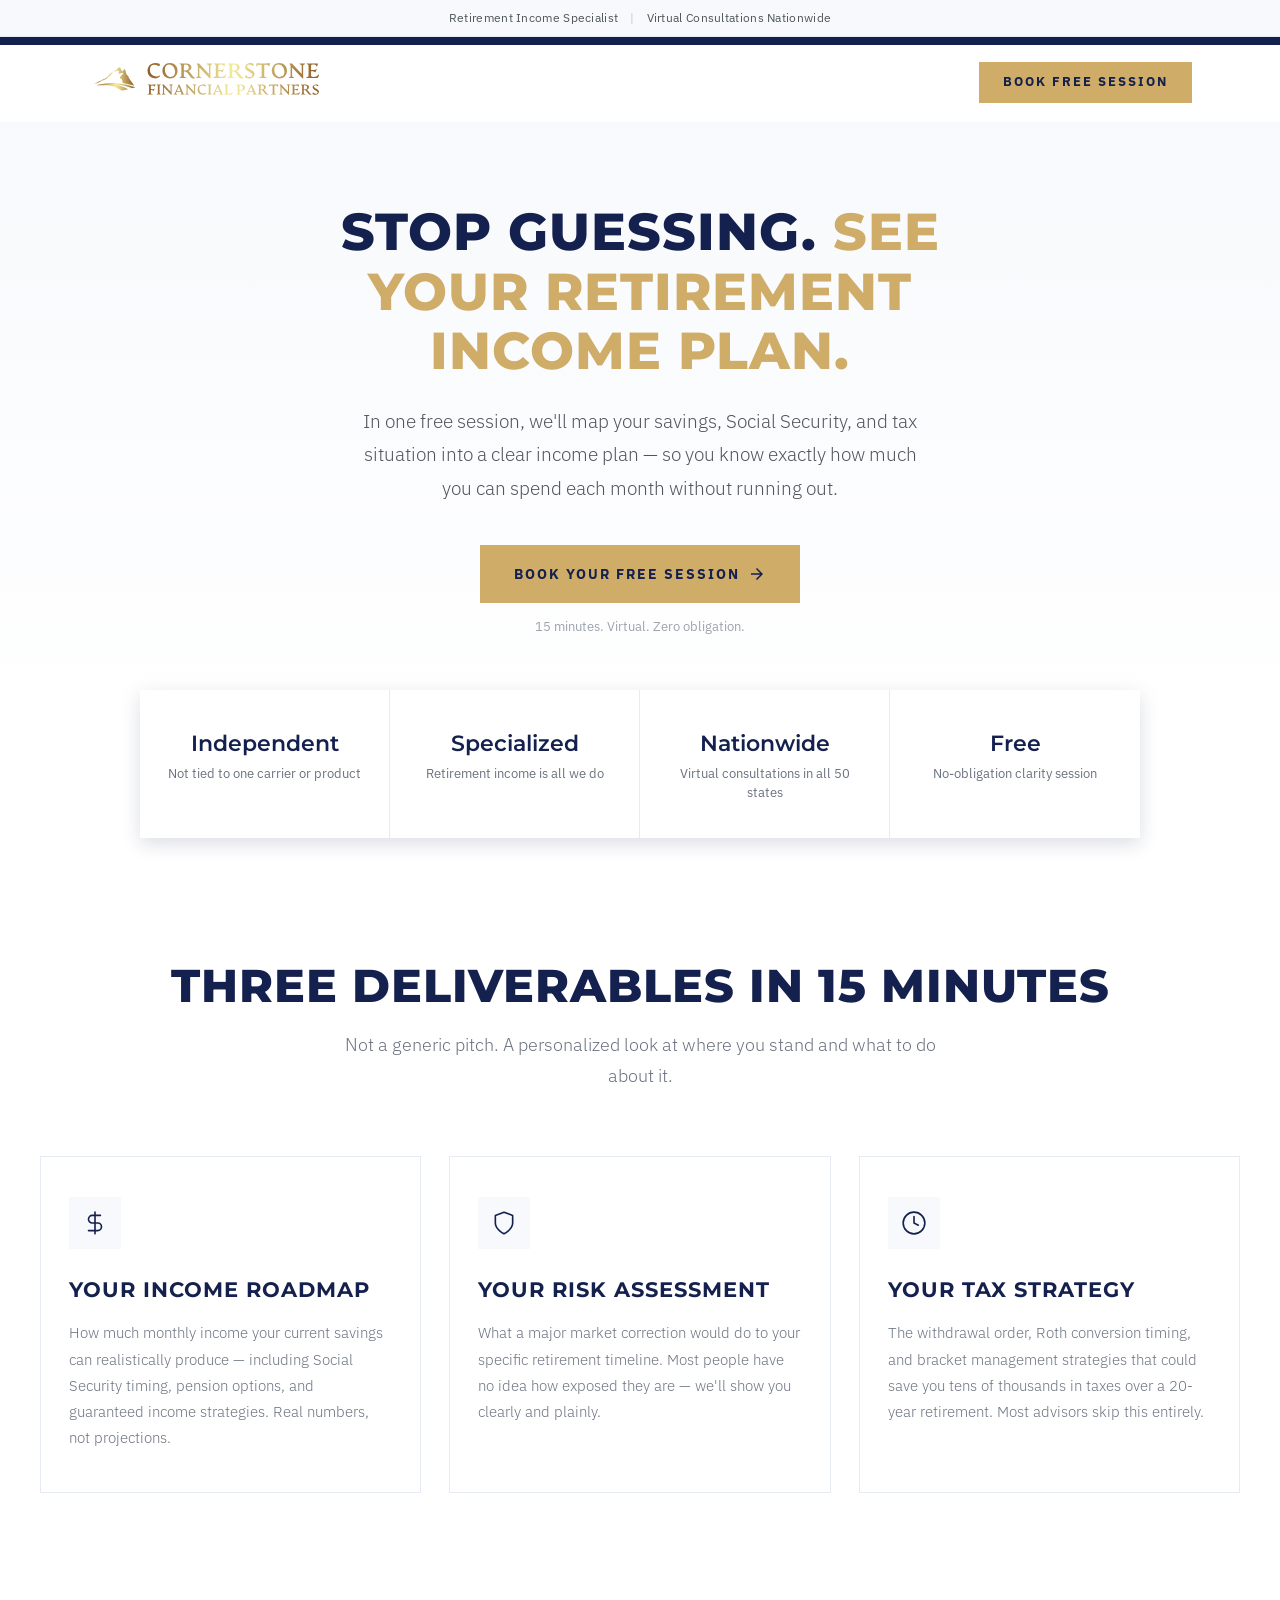
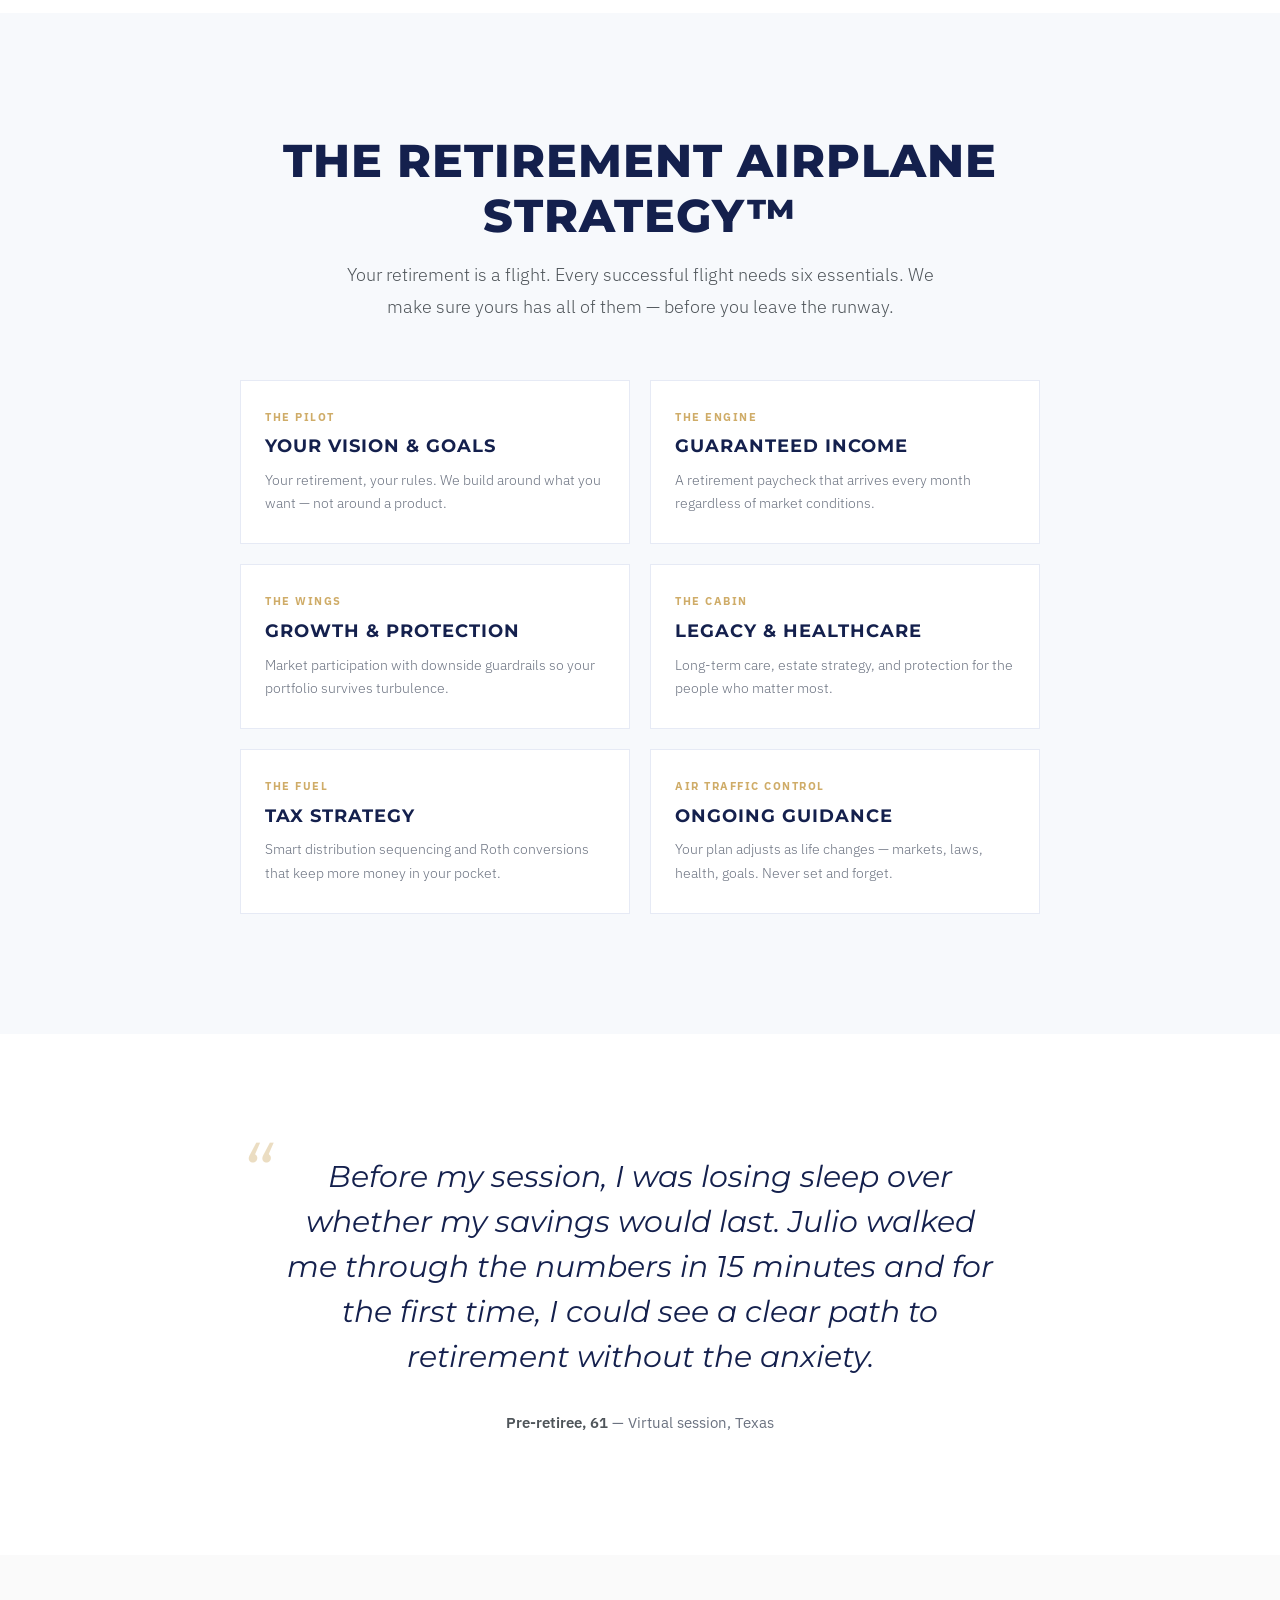
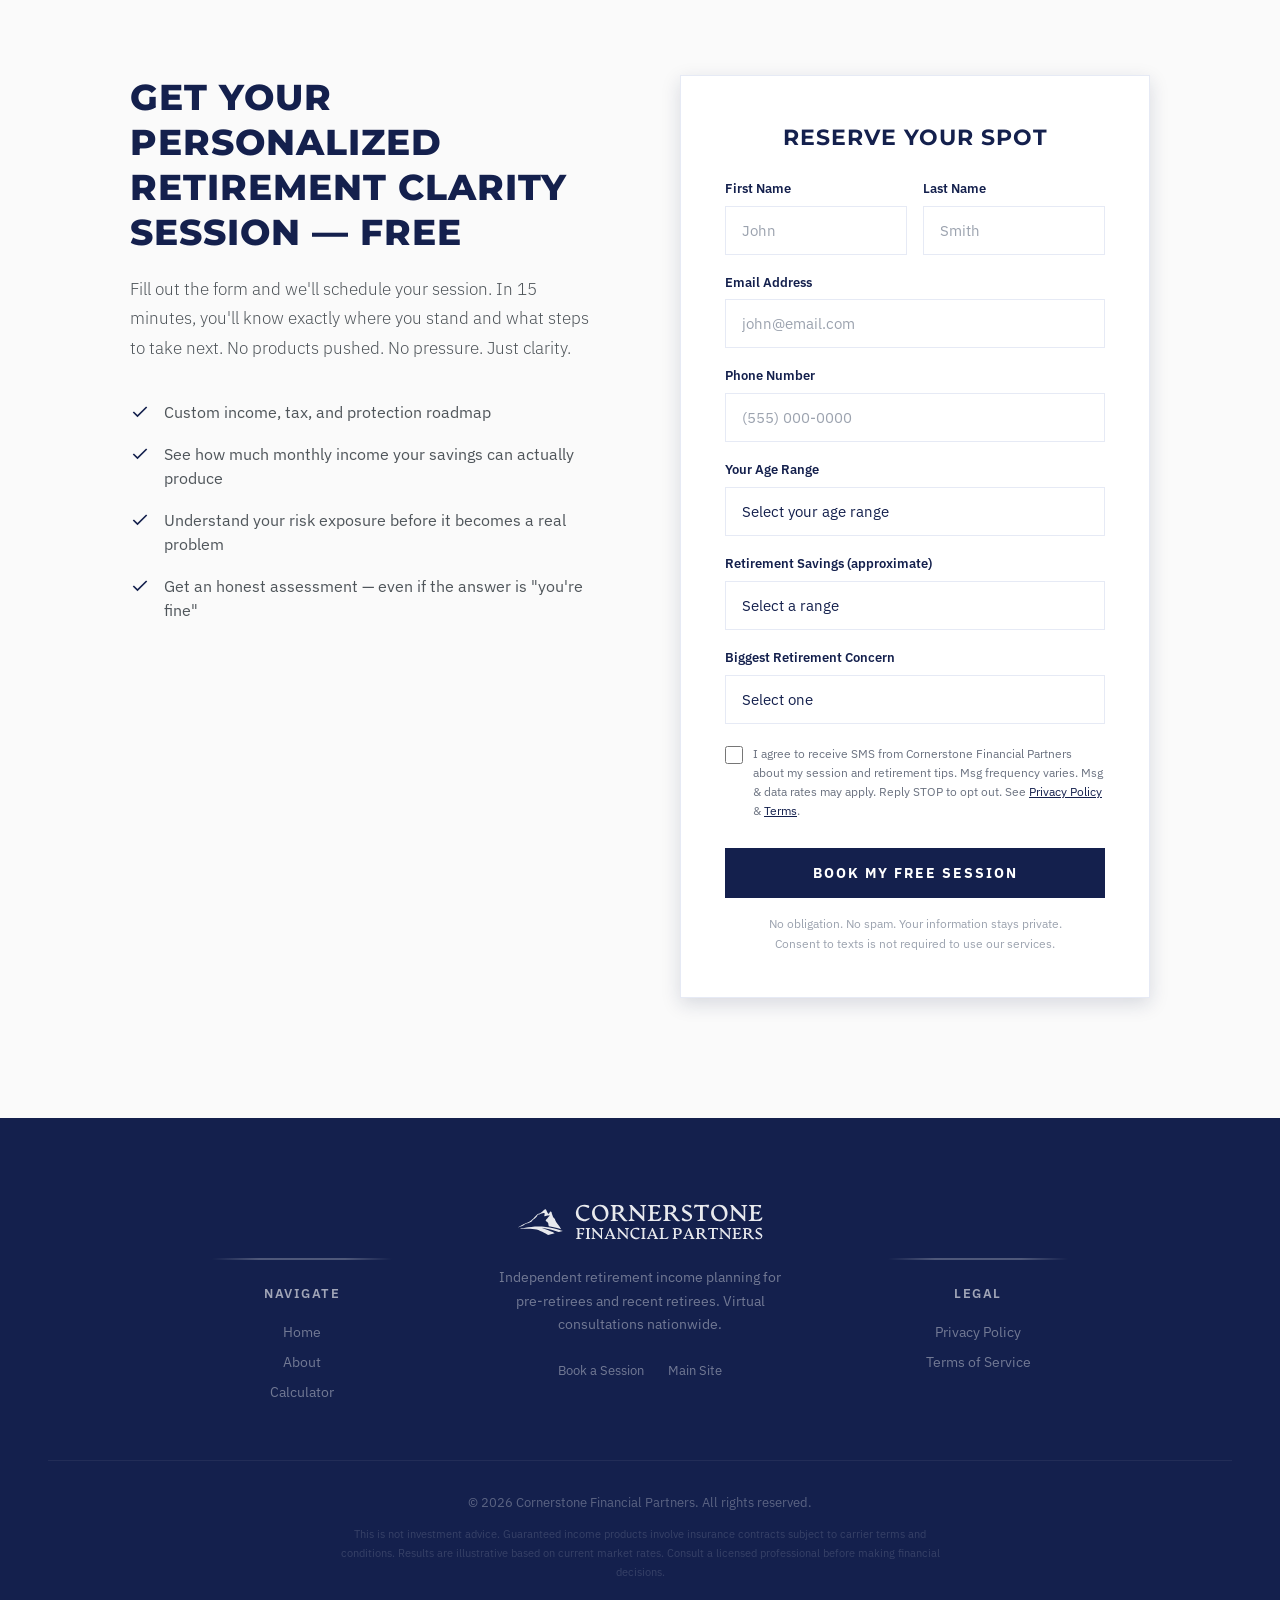
<file: land1.html>
<!DOCTYPE html>
<html lang="en">
<head>
  <meta charset="UTF-8">
  <meta name="viewport" content="width=device-width, initial-scale=1.0">
  <title>Cornerstone Financial Partners | Free Retirement Clarity Session</title>
  <meta name="description" content="Book a free retirement clarity session. Get a personalized income, tax, and protection roadmap — built for adults 55+ with $250K+ in savings.">
  <meta property="og:title" content="Cornerstone Financial Partners | Free Retirement Clarity Session">
  <meta property="og:description" content="See exactly how to turn your savings into retirement income that lasts. Custom roadmap. No obligation.">
  <meta property="og:url" content="https://cornerstone-fps.com/land1">
  <meta property="og:type" content="website">
  <meta property="og:image" content="/og-image.png">
  <link rel="icon" type="image/png" href="/favicon.png">
  <link rel="apple-touch-icon" href="/apple-touch-icon.png">
  <link rel="preconnect" href="https://fonts.googleapis.com">
  <link rel="preconnect" href="https://fonts.gstatic.com" crossorigin>
  <link href="https://fonts.googleapis.com/css2?family=Montserrat:wght@300;400;500;600;700;800&family=IBM+Plex+Sans:wght@300;400;500;600;700&display=swap" rel="stylesheet">
  <style>
    *, *::before, *::after { box-sizing: border-box; margin: 0; padding: 0; }

    :root {
      --primary: #14204D;
      --primary-hover: #0f1a3e;
      --primary-subtle: #F7F9FC;
      --primary-border: #e6eaf5;
      --secondary: #23326B;
      --accent: #CFAC68;
      --accent-hover: #E9C786;
      --dark: #14204D;
      --dark-deep: #0C1333;
      --body: #4F555A;
      --light: #6b7280;
      --muted: #9ca3af;
      --bg: #FFFFFF;
      --bg-alt: #FAFAFA;
      --bg-warm: #F7F9FC;
      --border: #e6eaf5;
      --footer-bg: #14204D;
      --heading: 'Montserrat', 'Helvetica Neue', Helvetica, Arial, sans-serif;
      --body-font: 'IBM Plex Sans', -apple-system, BlinkMacSystemFont, 'Segoe UI', sans-serif;
      --shadow-sm: 0 2px 4px rgba(20,32,77,0.05);
      --shadow-md: 0 6px 18px rgba(20,32,77,0.08);
      --shadow-lg: 0 6px 18px rgba(20,32,77,0.15);
      --radius: 0px;
      --transition: 0.3s ease;
      --max-width: 1200px;
    }

    html { scroll-behavior: smooth; }
    body {
      font-family: var(--body-font);
      background: var(--bg);
      color: var(--dark);
      -webkit-font-smoothing: antialiased;
      line-height: 1.6;
    }

    /* -- SCROLL REVEAL -- */
    .reveal {
      opacity: 0;
      transform: translateY(32px);
      transition: opacity 0.8s ease, transform 0.8s ease;
    }
    .reveal.visible {
      opacity: 1;
      transform: translateY(0);
    }
    .reveal-delay-1 { transition-delay: 0.1s; }
    .reveal-delay-2 { transition-delay: 0.2s; }
    .reveal-delay-3 { transition-delay: 0.3s; }

    /* -- BACK TO TOP -- */
    .back-to-top {
      position: fixed;
      bottom: 32px;
      right: 32px;
      width: 48px;
      height: 48px;
      background: var(--accent);
      color: var(--primary);
      border: none;
      border-radius: 50%;
      cursor: pointer;
      display: flex;
      align-items: center;
      justify-content: center;
      opacity: 0;
      visibility: hidden;
      transition: all var(--transition);
      z-index: 90;
      box-shadow: 0 4px 16px rgba(207,172,104,0.35);
    }
    .back-to-top.visible {
      opacity: 1;
      visibility: visible;
    }
    .back-to-top:hover {
      background: var(--accent-hover);
      transform: translateY(-3px);
    }
    .back-to-top svg {
      width: 20px;
      height: 20px;
      stroke: var(--primary);
      fill: none;
      stroke-width: 2.5;
    }

    /* ── UTILITY BAR ── */
    .utility-bar {
      position: fixed;
      top: 0;
      left: 0;
      right: 0;
      z-index: 101;
      background: var(--bg-warm);
      border-bottom: 1px solid var(--border);
      transition: transform 0.3s ease;
    }
    .utility-bar.hidden { transform: translateY(-100%); }
    .utility-inner {
      max-width: var(--max-width);
      margin: 0 auto;
      padding: 0 48px;
      height: 36px;
      display: flex;
      align-items: center;
      justify-content: center;
      gap: 0;
      font-family: var(--body-font);
      font-size: 12px;
      color: var(--body);
      letter-spacing: 0.3px;
    }
    .utility-item { white-space: nowrap; }
    .utility-sep {
      margin: 0 12px;
      opacity: 0.3;
    }

    /* -- HEADER (solid for landing page) -- */
    header {
      position: sticky;
      top: 36px;
      left: 0;
      right: 0;
      z-index: 100;
      background: rgba(255,255,255,0.97);
      backdrop-filter: blur(12px);
      -webkit-backdrop-filter: blur(12px);
      border-bottom: 1px solid transparent;
      transition: all 0.5s ease;
    }
    header.scrolled {
      top: 0;
      box-shadow: 0 6px 18px rgba(20,32,77,0.08);
    }
    .header-inner {
      max-width: var(--max-width);
      margin: 0 auto;
      padding: 0 48px;
      display: flex;
      align-items: center;
      justify-content: space-between;
      height: 76px;
    }
    .nav-logo {
      height: 44px;
      width: auto;
      transition: all 0.4s ease;
    }
    .nav-cta {
      background: var(--accent);
      color: var(--primary);
      padding: 10px 24px;
      border-radius: 0;
      font-weight: 700;
      font-size: 13px;
      letter-spacing: 2px;
      transition: all var(--transition);
      text-transform: uppercase;
      text-decoration: none;
      font-family: var(--body-font);
    }
    .nav-cta:hover {
      background: var(--accent-hover);
      transform: translateY(-1px);
    }

    /* -- TOPBAR -- */
    .topbar {
      display: flex;
      align-items: center;
      justify-content: center;
      gap: 8px;
      padding: 12px 24px;
      background: var(--footer-bg);
      color: rgba(255,255,255,0.7);
      font-size: 13px;
      font-weight: 400;
    }
    .topbar strong {
      color: var(--accent);
      font-weight: 600;
    }

    /* -- HERO -- */
    .hero {
      background: linear-gradient(180deg, var(--primary-subtle) 0%, var(--bg) 100%);
      padding: 80px 24px 100px;
      text-align: center;
    }
    .hero-inner {
      max-width: 740px;
      margin: 0 auto;
    }
    .hero h1 {
      font-family: var(--heading);
      font-size: clamp(32px, 5vw, 52px);
      font-weight: 800;
      line-height: 1.15;
      color: var(--dark);
      margin-bottom: 24px;
      letter-spacing: 1px;
      text-transform: uppercase;
    }
    .hero h1 em {
      font-style: normal;
      color: var(--accent);
    }
    .hero-sub {
      font-size: 19px;
      color: var(--body);
      line-height: 1.75;
      max-width: 580px;
      margin: 0 auto 40px;
      font-weight: 300;
    }
    .btn {
      display: inline-flex;
      align-items: center;
      gap: 8px;
      padding: 16px 32px;
      border-radius: var(--radius);
      font-size: 14px;
      font-weight: 700;
      text-decoration: none;
      transition: all var(--transition);
      border: none;
      cursor: pointer;
      font-family: var(--body-font);
      text-transform: uppercase;
      letter-spacing: 2px;
    }
    .btn-gold {
      background: var(--accent);
      color: var(--primary);
      border: 2px solid var(--accent);
      border-radius: 0;
    }
    .btn-gold:hover {
      background: var(--accent-hover);
      border-color: var(--accent-hover);
    }
    .btn-gold svg {
      width: 18px;
      height: 18px;
      fill: var(--primary);
    }
    .hero-note {
      margin-top: 14px;
      font-size: 13px;
      color: var(--muted);
    }

    /* -- TRUST BAR -- */
    .trust-bar {
      display: grid;
      grid-template-columns: repeat(4, 1fr);
      max-width: 1000px;
      margin: -48px auto 0;
      position: relative;
      z-index: 10;
      background: var(--bg);
      border-radius: 0;
      box-shadow: var(--shadow-lg);
      overflow: hidden;
    }
    .trust-item {
      padding: 36px 24px;
      text-align: center;
      border-right: 1px solid var(--border);
      transition: background var(--transition);
    }
    .trust-item:last-child { border-right: none; }
    .trust-item:hover { background: var(--bg-warm); }
    .trust-val {
      font-family: var(--heading);
      font-size: 22px;
      font-weight: 600;
      color: var(--primary);
      margin-bottom: 4px;
    }
    .trust-label {
      font-size: 13px;
      color: var(--light);
      font-weight: 400;
      line-height: 1.4;
    }

    /* -- SECTIONS SHARED -- */
    .section {
      padding: 120px 24px;
    }
    .section-inner {
      max-width: var(--max-width);
      margin: 0 auto;
    }
    .section-header {
      text-align: center;
      margin-bottom: 64px;
    }
    .section-title {
      font-family: var(--heading);
      font-size: clamp(30px, 4vw, 46px);
      font-weight: 800;
      color: var(--dark);
      letter-spacing: 1px;
      margin-bottom: 16px;
      line-height: 1.2;
      text-transform: uppercase;
    }
    .section-desc {
      font-size: 18px;
      color: var(--light);
      font-weight: 300;
      max-width: 600px;
      margin: 0 auto;
      line-height: 1.75;
    }

    /* -- PILLARS GRID -- */
    .pillars-grid {
      display: grid;
      grid-template-columns: repeat(3, 1fr);
      gap: 28px;
    }
    .pillar {
      background: var(--bg);
      border-radius: var(--radius);
      padding: 40px 28px;
      border: 1px solid var(--border);
      transition: all var(--transition);
    }
    .pillar:hover {
      transform: translateY(-4px);
      box-shadow: var(--shadow-md);
      border-color: var(--primary-border);
    }
    .pillar-icon {
      width: 52px;
      height: 52px;
      border-radius: 0;
      background: var(--primary-subtle);
      display: flex;
      align-items: center;
      justify-content: center;
      margin-bottom: 24px;
    }
    .pillar-icon svg {
      width: 26px;
      height: 26px;
      stroke: var(--primary);
      fill: none;
      stroke-width: 1.5;
      stroke-linecap: round;
      stroke-linejoin: round;
    }
    .pillar h3 {
      font-family: var(--heading);
      font-size: 21px;
      font-weight: 700;
      color: var(--dark);
      margin-bottom: 14px;
      text-transform: uppercase;
      letter-spacing: 1px;
    }
    .pillar p {
      font-size: 15px;
      color: var(--light);
      line-height: 1.75;
      font-weight: 300;
    }

    /* -- AIRPLANE STRATEGY -- */
    .airplane-section {
      background: var(--bg-warm);
      padding: 120px 24px;
    }
    .airplane-inner {
      max-width: 800px;
      margin: 0 auto;
    }
    .airplane-header {
      text-align: center;
      margin-bottom: 56px;
    }
    .airplane-header h2 {
      font-family: var(--heading);
      font-size: clamp(30px, 4vw, 46px);
      font-weight: 800;
      color: var(--dark);
      margin-bottom: 16px;
      letter-spacing: 1px;
      line-height: 1.2;
      text-transform: uppercase;
    }
    .airplane-header p {
      font-size: 18px;
      color: var(--body);
      font-weight: 300;
      line-height: 1.8;
      max-width: 600px;
      margin: 0 auto;
    }
    .airplane-grid {
      display: grid;
      grid-template-columns: 1fr 1fr;
      gap: 20px;
    }
    .airplane-card {
      background: var(--bg);
      border-radius: var(--radius);
      padding: 28px 24px;
      border: 1px solid var(--border);
      transition: all var(--transition);
    }
    .airplane-card:hover {
      transform: translateY(-3px);
      box-shadow: var(--shadow-md);
      border-color: var(--primary-border);
    }
    .airplane-tag {
      font-size: 11px;
      font-weight: 700;
      letter-spacing: 1.5px;
      text-transform: uppercase;
      color: var(--accent);
      margin-bottom: 6px;
    }
    .airplane-card h3 {
      font-family: var(--heading);
      font-size: 18px;
      font-weight: 700;
      color: var(--dark);
      margin-bottom: 8px;
      text-transform: uppercase;
      letter-spacing: 1px;
    }
    .airplane-card p {
      font-size: 14px;
      line-height: 1.65;
      color: var(--light);
      font-weight: 300;
    }

    /* -- SOCIAL PROOF -- */
    .social-proof {
      background: var(--bg);
      padding: 120px 24px;
    }
    .proof-inner {
      max-width: 800px;
      margin: 0 auto;
      text-align: center;
    }
    .proof-quote {
      font-family: var(--heading);
      font-size: clamp(22px, 3vw, 30px);
      font-weight: 400;
      color: var(--dark);
      line-height: 1.5;
      font-style: italic;
      margin-bottom: 32px;
      position: relative;
      padding: 0 40px;
    }
    .proof-quote::before {
      content: '\201C';
      position: absolute;
      top: -20px;
      left: 0;
      font-size: 80px;
      color: var(--accent);
      font-family: var(--heading);
      line-height: 1;
      opacity: 0.4;
    }
    .proof-attr {
      font-size: 15px;
      color: var(--light);
      font-weight: 400;
    }
    .proof-attr strong {
      color: var(--body);
      font-weight: 600;
    }

    /* -- FORM SECTION -- */
    .form-section {
      background: var(--bg-alt);
      padding: 120px 24px;
    }
    .form-layout {
      max-width: 1020px;
      margin: 0 auto;
      display: grid;
      grid-template-columns: 1fr 1fr;
      gap: 80px;
      align-items: start;
    }
    .form-left h2 {
      font-family: var(--heading);
      font-size: clamp(26px, 3.5vw, 36px);
      font-weight: 800;
      line-height: 1.25;
      color: var(--dark);
      margin-bottom: 20px;
      text-transform: uppercase;
      letter-spacing: 1px;
    }
    .form-left > p {
      font-size: 17px;
      color: var(--body);
      line-height: 1.75;
      font-weight: 300;
      margin-bottom: 36px;
    }
    .benefit-list {
      list-style: none;
      display: flex;
      flex-direction: column;
      gap: 18px;
    }
    .benefit-list li {
      display: flex;
      align-items: flex-start;
      gap: 14px;
      font-size: 16px;
      color: var(--body);
      font-weight: 400;
      line-height: 1.5;
    }
    .benefit-list svg {
      width: 20px;
      height: 20px;
      stroke: var(--primary);
      fill: none;
      stroke-width: 2;
      flex-shrink: 0;
      margin-top: 2px;
    }
    .form-card {
      background: var(--bg);
      border-radius: 0;
      padding: 44px;
      border: 1px solid var(--border);
      box-shadow: var(--shadow-lg);
    }
    .form-card h3 {
      font-family: var(--heading);
      font-size: 22px;
      font-weight: 700;
      color: var(--dark);
      margin-bottom: 24px;
      text-align: center;
      text-transform: uppercase;
      letter-spacing: 1px;
    }
    .form-row {
      display: grid;
      grid-template-columns: 1fr 1fr;
      gap: 16px;
      margin-bottom: 18px;
    }
    .form-group {
      margin-bottom: 18px;
    }
    .form-group label {
      display: block;
      font-size: 13px;
      font-weight: 600;
      color: var(--dark);
      margin-bottom: 6px;
    }
    .form-group input,
    .form-group select {
      width: 100%;
      padding: 14px 16px;
      border: 1.5px solid var(--border);
      border-radius: 0;
      font-size: 15px;
      font-family: var(--body-font);
      color: var(--dark);
      background: var(--bg);
      transition: all 0.2s;
      outline: none;
      -webkit-appearance: none;
    }
    .form-group input:focus,
    .form-group select:focus {
      border-color: var(--primary);
      box-shadow: 0 0 0 3px rgba(20,32,77,0.1);
    }
    .form-group input::placeholder {
      color: var(--muted);
    }
    .sms-opt {
      display: flex;
      align-items: flex-start;
      gap: 10px;
      margin: 20px 0;
    }
    .sms-opt input[type="checkbox"] {
      width: 18px;
      height: 18px;
      margin-top: 2px;
      flex-shrink: 0;
      accent-color: var(--primary);
    }
    .sms-opt label {
      font-size: 12px;
      color: var(--light);
      font-weight: 400;
      margin: 0;
      line-height: 1.6;
    }
    .sms-opt a {
      color: var(--primary);
    }
    .form-submit {
      width: 100%;
      padding: 16px;
      background: var(--primary);
      color: #fff;
      border: none;
      border-radius: var(--radius);
      font-size: 14px;
      font-weight: 700;
      font-family: var(--body-font);
      cursor: pointer;
      transition: all var(--transition);
      margin-top: 8px;
      text-transform: uppercase;
      letter-spacing: 2px;
    }
    .form-submit:hover {
      background: var(--primary-hover);
      transform: translateY(-1px);
    }
    .form-note {
      text-align: center;
      font-size: 12px;
      color: var(--muted);
      margin-top: 16px;
      line-height: 1.6;
    }

    /* -- FOOTER (Aurora Style) -- */
    footer {
      background: var(--footer-bg);
      color: rgba(255,255,255,0.5);
      padding: 80px 48px 48px;
      position: relative;
      overflow: hidden;
    }
    .footer-inner {
      max-width: var(--max-width);
      margin: 0 auto;
    }
    .footer-main {
      display: flex;
      justify-content: center;
      align-items: flex-start;
      text-align: center;
      gap: 0;
    }
    .footer-col-side {
      width: 280px;
      display: flex;
      flex-direction: column;
      align-items: center;
      margin-top: 60px;
    }
    .footer-col-side::before {
      content: '';
      height: 2px;
      width: 180px;
      display: block;
      background: radial-gradient(circle, rgba(255,255,255,0.25) 0%, rgba(255,255,255,0.25) 48%, transparent 100%);
      margin-bottom: 24px;
    }
    .footer-center {
      padding: 0 48px;
      display: flex;
      flex-direction: column;
      align-items: center;
    }
    .footer-logo {
      height: 48px;
      width: auto;
      opacity: 0.9;
      margin-bottom: 20px;
    }
    .footer-tagline {
      font-size: 14px;
      color: rgba(255,255,255,0.4);
      line-height: 1.7;
      max-width: 300px;
      margin-bottom: 24px;
    }
    .footer-nav {
      display: flex;
      gap: 24px;
      flex-wrap: wrap;
      justify-content: center;
    }
    .footer-nav a {
      color: rgba(255,255,255,0.4);
      text-decoration: none;
      font-size: 13px;
      transition: color var(--transition);
    }
    .footer-nav a:hover { color: var(--accent); }
    .footer-col-side h4 {
      font-size: 13px;
      font-weight: 600;
      text-transform: uppercase;
      letter-spacing: 1.5px;
      color: rgba(255,255,255,0.6);
      margin-bottom: 16px;
    }
    .footer-col-side p,
    .footer-col-side a {
      font-size: 14px;
      color: rgba(255,255,255,0.4);
      text-decoration: none;
      margin-bottom: 8px;
      display: block;
      transition: color var(--transition);
    }
    .footer-col-side a:hover { color: var(--accent); }
    .footer-bottom {
      margin-top: 48px;
      padding-top: 32px;
      border-top: 1px solid rgba(255,255,255,0.06);
      text-align: center;
    }
    .footer-copy {
      font-size: 13px;
      color: rgba(255,255,255,0.3);
      margin-bottom: 12px;
    }
    .footer-legal {
      font-size: 11px;
      color: rgba(255,255,255,0.15);
      line-height: 1.7;
      max-width: 600px;
      margin: 0 auto;
    }

    /* -- MOBILE -- */
    @media (max-width: 991px) {
      .header-inner { padding: 0 24px; }
      .form-layout { grid-template-columns: 1fr; gap: 48px; }
      .airplane-grid { grid-template-columns: 1fr; }
      .footer-main { flex-direction: column; align-items: center; }
      .footer-col-side { margin-top: 32px; }
      footer { padding: 48px 24px 32px; }
    }
    @media (max-width: 768px) {
      .utility-inner { padding: 0 20px; font-size: 11px; }
      .utility-sep.hide-mobile { display: none; }
      .utility-item.utility-nationwide { display: none; }
      .header-inner { height: 68px; }
      .hero { padding: 64px 20px 88px; }
      .hero h1 { font-size: 30px; }
      .trust-bar {
        grid-template-columns: 1fr 1fr;
        margin: -36px 16px 0;
      }
      .trust-item { padding: 24px 16px; }
      .section { padding: 80px 20px; }
      .pillars-grid { grid-template-columns: 1fr; }
      .airplane-section { padding: 80px 20px; }
      .form-section { padding: 80px 20px; }
      .form-card { padding: 32px 24px; }
      .form-row { grid-template-columns: 1fr; }
      .social-proof { padding: 64px 20px; }
      .footer-center { padding: 0 20px; }
    }
    @media (max-width: 480px) {
      .hero h1 { font-size: 28px; }
      .trust-bar { grid-template-columns: 1fr 1fr; }
      .trust-val { font-size: 18px; }
    }
  </style>
</head>
<body>

  <!-- Back to Top -->
  <button class="back-to-top" aria-label="Back to top">
    <svg viewBox="0 0 24 24"><polyline points="18 15 12 9 6 15"/></svg>
  </button>

  <!-- Topbar -->
  <div class="topbar">
    <strong>Limited Availability</strong> — Free retirement clarity sessions for adults 55+ with $250K+ saved
  </div>

  <!-- Utility Bar -->
  <div class="utility-bar" id="utilityBar">
    <div class="utility-inner">
      <span class="utility-item">Retirement Income Specialist</span>
      <span class="utility-sep hide-mobile">|</span>
      <span class="utility-item utility-nationwide">Virtual Consultations Nationwide</span>
    </div>
  </div>

  <!-- Header -->
  <header id="top">
    <div class="header-inner">
      <a href="/"><img src="logo-color.svg" alt="Cornerstone Financial Partners" class="nav-logo"></a>
      <a href="#book" class="nav-cta">Book Free Session</a>
    </div>
  </header>

  <!-- Hero -->
  <section class="hero">
    <div class="hero-inner">
      <h1>Stop Guessing. <em>See Your Retirement Income Plan.</em></h1>
      <p class="hero-sub">In one free session, we'll map your savings, Social Security, and tax situation into a clear income plan — so you know exactly how much you can spend each month without running out.</p>
      <a href="#book" class="btn btn-gold">
        Book Your Free Session
        <svg viewBox="0 0 24 24"><path d="M12 4l-1.41 1.41L16.17 11H4v2h12.17l-5.58 5.59L12 20l8-8z"/></svg>
      </a>
      <p class="hero-note">15 minutes. Virtual. Zero obligation.</p>
    </div>
  </section>

  <!-- Trust Bar -->
  <div class="trust-bar reveal">
    <div class="trust-item">
      <div class="trust-val">Independent</div>
      <div class="trust-label">Not tied to one carrier or product</div>
    </div>
    <div class="trust-item">
      <div class="trust-val">Specialized</div>
      <div class="trust-label">Retirement income is all we do</div>
    </div>
    <div class="trust-item">
      <div class="trust-val">Nationwide</div>
      <div class="trust-label">Virtual consultations in all 50 states</div>
    </div>
    <div class="trust-item">
      <div class="trust-val">Free</div>
      <div class="trust-label">No-obligation clarity session</div>
    </div>
  </div>

  <!-- What You'll Walk Away With -->
  <section class="section" style="background:var(--bg);">
    <div class="section-inner">
      <div class="section-header reveal">
        <div class="section-title">Three Deliverables in 15 Minutes</div>
        <p class="section-desc">Not a generic pitch. A personalized look at where you stand and what to do about it.</p>
      </div>
      <div class="pillars-grid">
        <div class="pillar reveal reveal-delay-1">
          <div class="pillar-icon">
            <svg viewBox="0 0 24 24"><path d="M12 2v20M17 5H9.5a3.5 3.5 0 0 0 0 7h5a3.5 3.5 0 0 1 0 7H6"/></svg>
          </div>
          <h3>Your Income Roadmap</h3>
          <p>How much monthly income your current savings can realistically produce — including Social Security timing, pension options, and guaranteed income strategies. Real numbers, not projections.</p>
        </div>
        <div class="pillar reveal reveal-delay-2">
          <div class="pillar-icon">
            <svg viewBox="0 0 24 24"><path d="M12 22s8-4 8-10V5l-8-3-8 3v7c0 6 8 10 8 10z"/></svg>
          </div>
          <h3>Your Risk Assessment</h3>
          <p>What a major market correction would do to your specific retirement timeline. Most people have no idea how exposed they are — we'll show you clearly and plainly.</p>
        </div>
        <div class="pillar reveal reveal-delay-3">
          <div class="pillar-icon">
            <svg viewBox="0 0 24 24"><circle cx="12" cy="12" r="10"/><path d="M12 6v6l4 2"/></svg>
          </div>
          <h3>Your Tax Strategy</h3>
          <p>The withdrawal order, Roth conversion timing, and bracket management strategies that could save you tens of thousands in taxes over a 20-year retirement. Most advisors skip this entirely.</p>
        </div>
      </div>
    </div>
  </section>

  <!-- Airplane Strategy -->
  <section class="airplane-section">
    <div class="airplane-inner">
      <div class="airplane-header reveal">
        <h2>The Retirement Airplane Strategy&#8482;</h2>
        <p>Your retirement is a flight. Every successful flight needs six essentials. We make sure yours has all of them — before you leave the runway.</p>
      </div>
      <div class="airplane-grid">
        <div class="airplane-card reveal reveal-delay-1">
          <div class="airplane-tag">The Pilot</div>
          <h3>Your Vision & Goals</h3>
          <p>Your retirement, your rules. We build around what you want — not around a product.</p>
        </div>
        <div class="airplane-card reveal reveal-delay-2">
          <div class="airplane-tag">The Engine</div>
          <h3>Guaranteed Income</h3>
          <p>A retirement paycheck that arrives every month regardless of market conditions.</p>
        </div>
        <div class="airplane-card reveal reveal-delay-1">
          <div class="airplane-tag">The Wings</div>
          <h3>Growth & Protection</h3>
          <p>Market participation with downside guardrails so your portfolio survives turbulence.</p>
        </div>
        <div class="airplane-card reveal reveal-delay-2">
          <div class="airplane-tag">The Cabin</div>
          <h3>Legacy & Healthcare</h3>
          <p>Long-term care, estate strategy, and protection for the people who matter most.</p>
        </div>
        <div class="airplane-card reveal reveal-delay-1">
          <div class="airplane-tag">The Fuel</div>
          <h3>Tax Strategy</h3>
          <p>Smart distribution sequencing and Roth conversions that keep more money in your pocket.</p>
        </div>
        <div class="airplane-card reveal reveal-delay-2">
          <div class="airplane-tag">Air Traffic Control</div>
          <h3>Ongoing Guidance</h3>
          <p>Your plan adjusts as life changes — markets, laws, health, goals. Never set and forget.</p>
        </div>
      </div>
    </div>
  </section>

  <!-- Social Proof -->
  <section class="social-proof">
    <div class="proof-inner reveal">
      <p class="proof-quote">Before my session, I was losing sleep over whether my savings would last. Julio walked me through the numbers in 15 minutes and for the first time, I could see a clear path to retirement without the anxiety.</p>
      <p class="proof-attr"><strong>Pre-retiree, 61</strong> — Virtual session, Texas</p>
    </div>
  </section>

  <!-- Form Section -->
  <section class="form-section" id="book">
    <div class="form-layout">
      <div class="form-left reveal">
        <h2>Get Your Personalized Retirement Clarity Session — Free</h2>
        <p>Fill out the form and we'll schedule your session. In 15 minutes, you'll know exactly where you stand and what steps to take next. No products pushed. No pressure. Just clarity.</p>
        <ul class="benefit-list">
          <li><svg viewBox="0 0 24 24"><polyline points="20 6 9 17 4 12"/></svg> Custom income, tax, and protection roadmap</li>
          <li><svg viewBox="0 0 24 24"><polyline points="20 6 9 17 4 12"/></svg> See how much monthly income your savings can actually produce</li>
          <li><svg viewBox="0 0 24 24"><polyline points="20 6 9 17 4 12"/></svg> Understand your risk exposure before it becomes a real problem</li>
          <li><svg viewBox="0 0 24 24"><polyline points="20 6 9 17 4 12"/></svg> Get an honest assessment — even if the answer is "you're fine"</li>
        </ul>
      </div>
      <div class="form-card reveal">
        <h3>Reserve Your Spot</h3>
        <form action="YOUR_GHL_WEBHOOK_URL" method="POST">
          <div class="form-row">
            <div class="form-group" style="margin-bottom:0">
              <label for="fname">First Name</label>
              <input type="text" id="fname" name="first_name" placeholder="John" required>
            </div>
            <div class="form-group" style="margin-bottom:0">
              <label for="lname">Last Name</label>
              <input type="text" id="lname" name="last_name" placeholder="Smith" required>
            </div>
          </div>
          <div class="form-group">
            <label for="email">Email Address</label>
            <input type="email" id="email" name="email" placeholder="john@email.com" required>
          </div>
          <div class="form-group">
            <label for="phone">Phone Number</label>
            <input type="tel" id="phone" name="phone" placeholder="(555) 000-0000" required>
          </div>
          <div class="form-group">
            <label for="age">Your Age Range</label>
            <select id="age" name="age_range" required>
              <option value="">Select your age range</option>
              <option value="50-54">50 – 54</option>
              <option value="55-59">55 – 59</option>
              <option value="60-64">60 – 64</option>
              <option value="65-69">65 – 69</option>
              <option value="70+">70+</option>
            </select>
          </div>
          <div class="form-group">
            <label for="savings">Retirement Savings (approximate)</label>
            <select id="savings" name="savings_range" required>
              <option value="">Select a range</option>
              <option value="250-500k">$250,000 – $499,999</option>
              <option value="500k-1m">$500,000 – $999,999</option>
              <option value="1m+">$1,000,000+</option>
            </select>
          </div>
          <div class="form-group">
            <label for="concern">Biggest Retirement Concern</label>
            <select id="concern" name="primary_concern" required>
              <option value="">Select one</option>
              <option value="income">Will my savings last?</option>
              <option value="taxes">Am I paying too much in taxes?</option>
              <option value="market">What if the market drops?</option>
              <option value="social_security">When should I take Social Security?</option>
              <option value="healthcare">Healthcare costs worry me</option>
              <option value="general">I just want a clear plan</option>
            </select>
          </div>
          <div class="sms-opt">
            <input type="checkbox" id="sms_opt" name="sms_opt_in" value="yes">
            <label for="sms_opt">I agree to receive SMS from Cornerstone Financial Partners about my session and retirement tips. Msg frequency varies. Msg & data rates may apply. Reply STOP to opt out. See <a href="/privacy">Privacy Policy</a> & <a href="/terms">Terms</a>.</label>
          </div>
          <button type="submit" class="form-submit">Book My Free Session</button>
          <p class="form-note">No obligation. No spam. Your information stays private.<br>Consent to texts is not required to use our services.</p>
        </form>
      </div>
    </div>
  </section>

  <!-- Footer (Aurora Style) -->
  <footer>
    <div class="footer-inner">
      <div class="footer-main">
        <div class="footer-col-side">
          <h4>Navigate</h4>
          <a href="/">Home</a>
          <a href="/about">About</a>
          <a href="https://calculator.cornerstone-fps.com">Calculator</a>
        </div>
        <div class="footer-center">
          <img src="logo-white.svg" alt="Cornerstone Financial Partners" class="footer-logo">
          <p class="footer-tagline">Independent retirement income planning for pre-retirees and recent retirees. Virtual consultations nationwide.</p>
          <div class="footer-nav">
            <a href="#book">Book a Session</a>
            <a href="/">Main Site</a>
          </div>
        </div>
        <div class="footer-col-side">
          <h4>Legal</h4>
          <a href="/privacy">Privacy Policy</a>
          <a href="/terms">Terms of Service</a>
        </div>
      </div>
      <div class="footer-bottom">
        <p class="footer-copy">© 2026 Cornerstone Financial Partners. All rights reserved.</p>
        <p class="footer-legal">
          This is not investment advice. Guaranteed income products involve insurance contracts subject to carrier terms and conditions. Results are illustrative based on current market rates. Consult a licensed professional before making financial decisions.
        </p>
      </div>
    </div>
  </footer>

  <script>
    // -- Utility Bar + Header scroll effect --
    const utilityBar = document.getElementById('utilityBar');
    const headerEl = document.querySelector('header');

    // -- Scroll Reveal --
    const revealObserver = new IntersectionObserver((entries) => {
      entries.forEach(entry => {
        if (entry.isIntersecting) {
          entry.target.classList.add('visible');
          revealObserver.unobserve(entry.target);
        }
      });
    }, { threshold: 0.1, rootMargin: '0px 0px -60px 0px' });
    document.querySelectorAll('.reveal').forEach(el => revealObserver.observe(el));

    // -- Back to Top --
    const backToTop = document.querySelector('.back-to-top');
    window.addEventListener('scroll', () => {
      const y = window.scrollY;
      backToTop.classList.toggle('visible', y > 600);
      if (y > 80) {
        utilityBar.classList.add('hidden');
        headerEl.classList.add('scrolled');
      } else {
        utilityBar.classList.remove('hidden');
        headerEl.classList.remove('scrolled');
      }
    });
    backToTop.addEventListener('click', () => {
      window.scrollTo({ top: 0, behavior: 'smooth' });
    });
  </script>

  <!-- LeadConnector Chat Widget -->
  <script
    src="https://widgets.leadconnectorhq.com/loader.js"
    data-resources-url="https://widgets.leadconnectorhq.com/chat-widget/loader.js"
    data-widget-id="69ab60190eb1998316585059">
  </script>

</body>
</html>
</file>
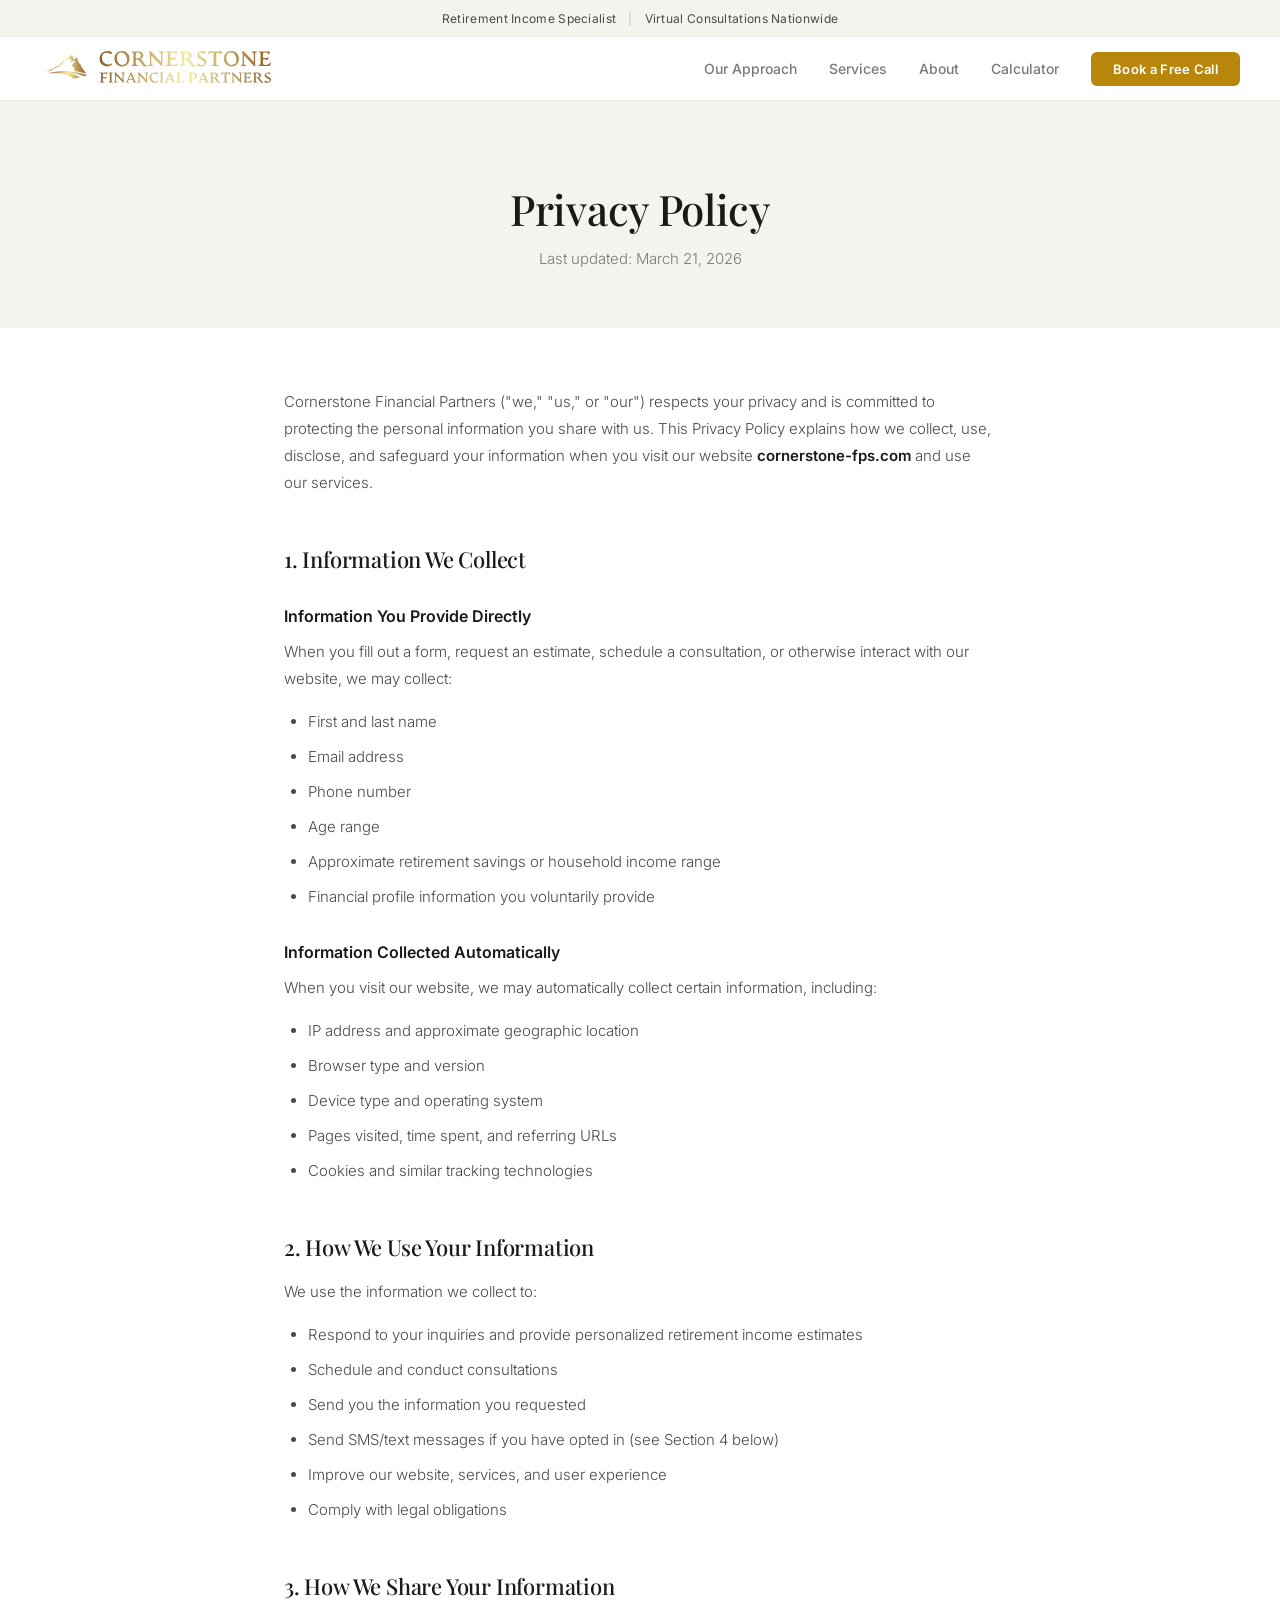
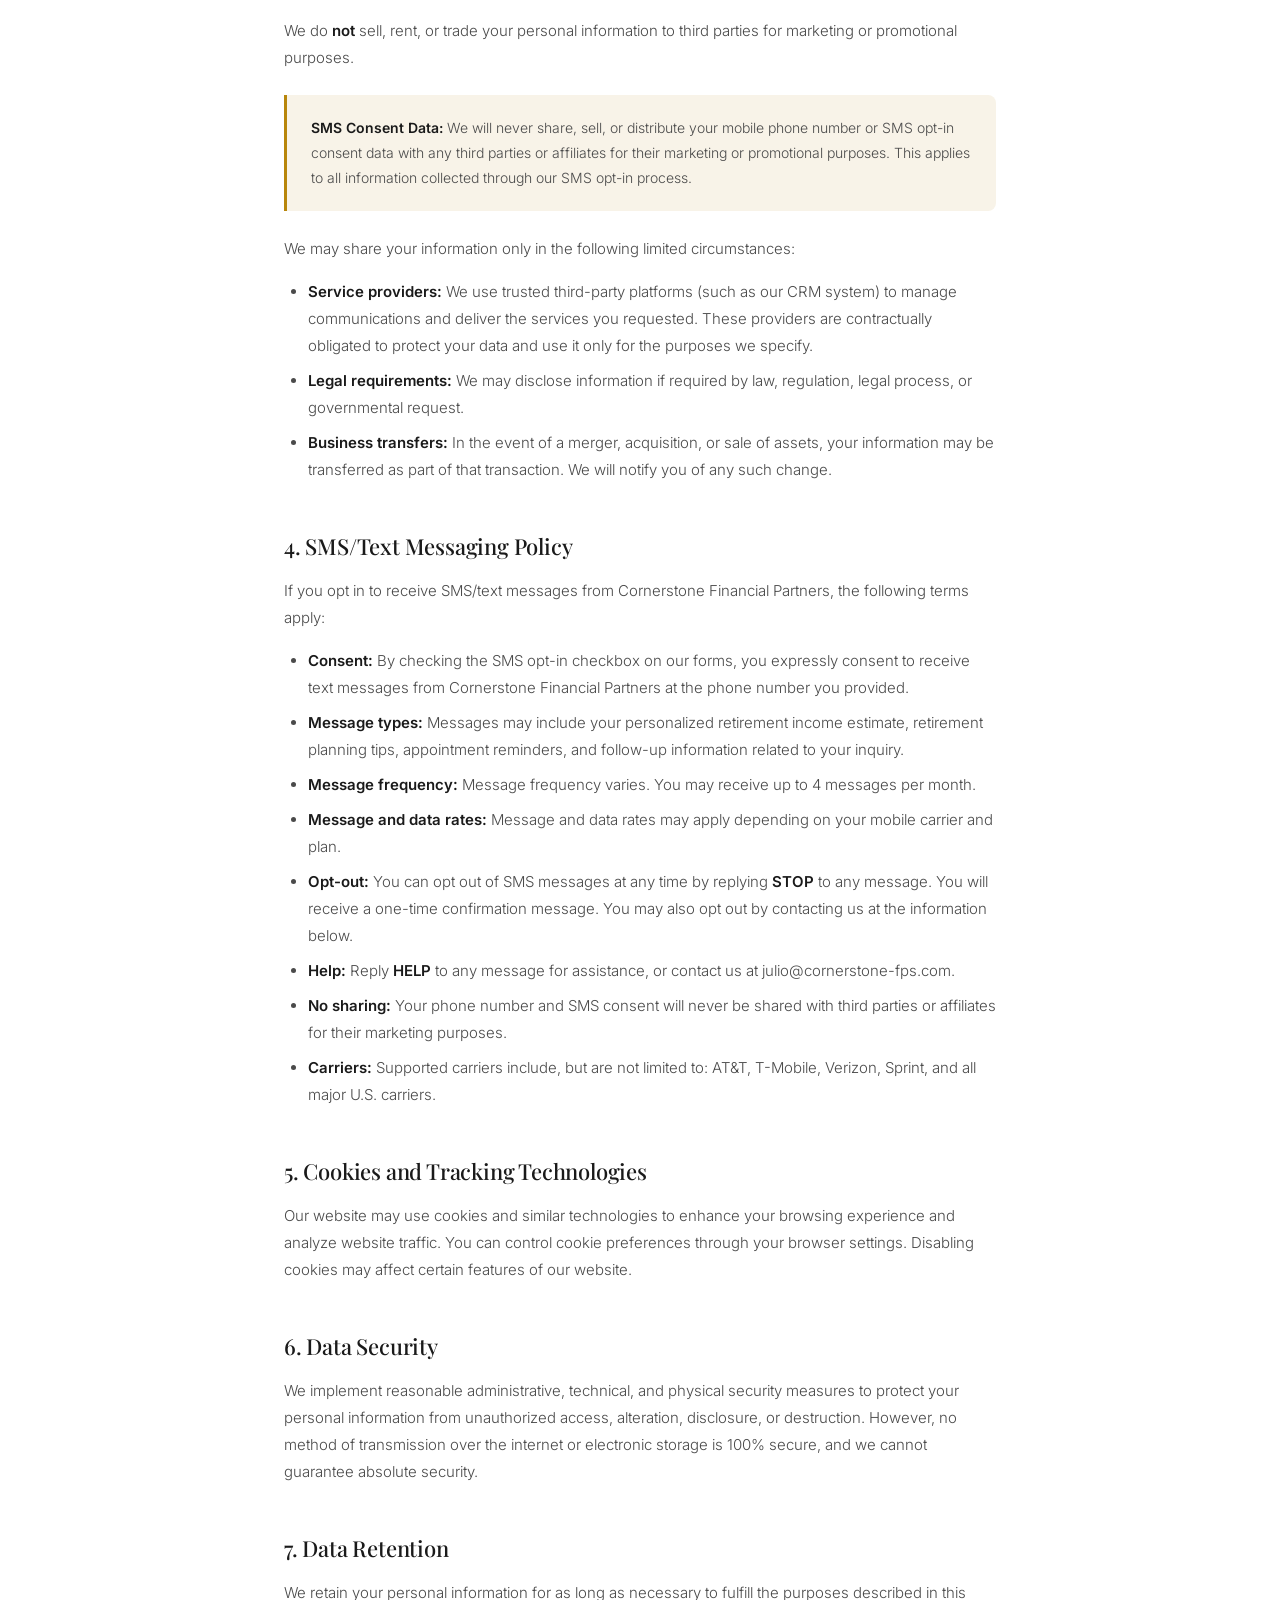
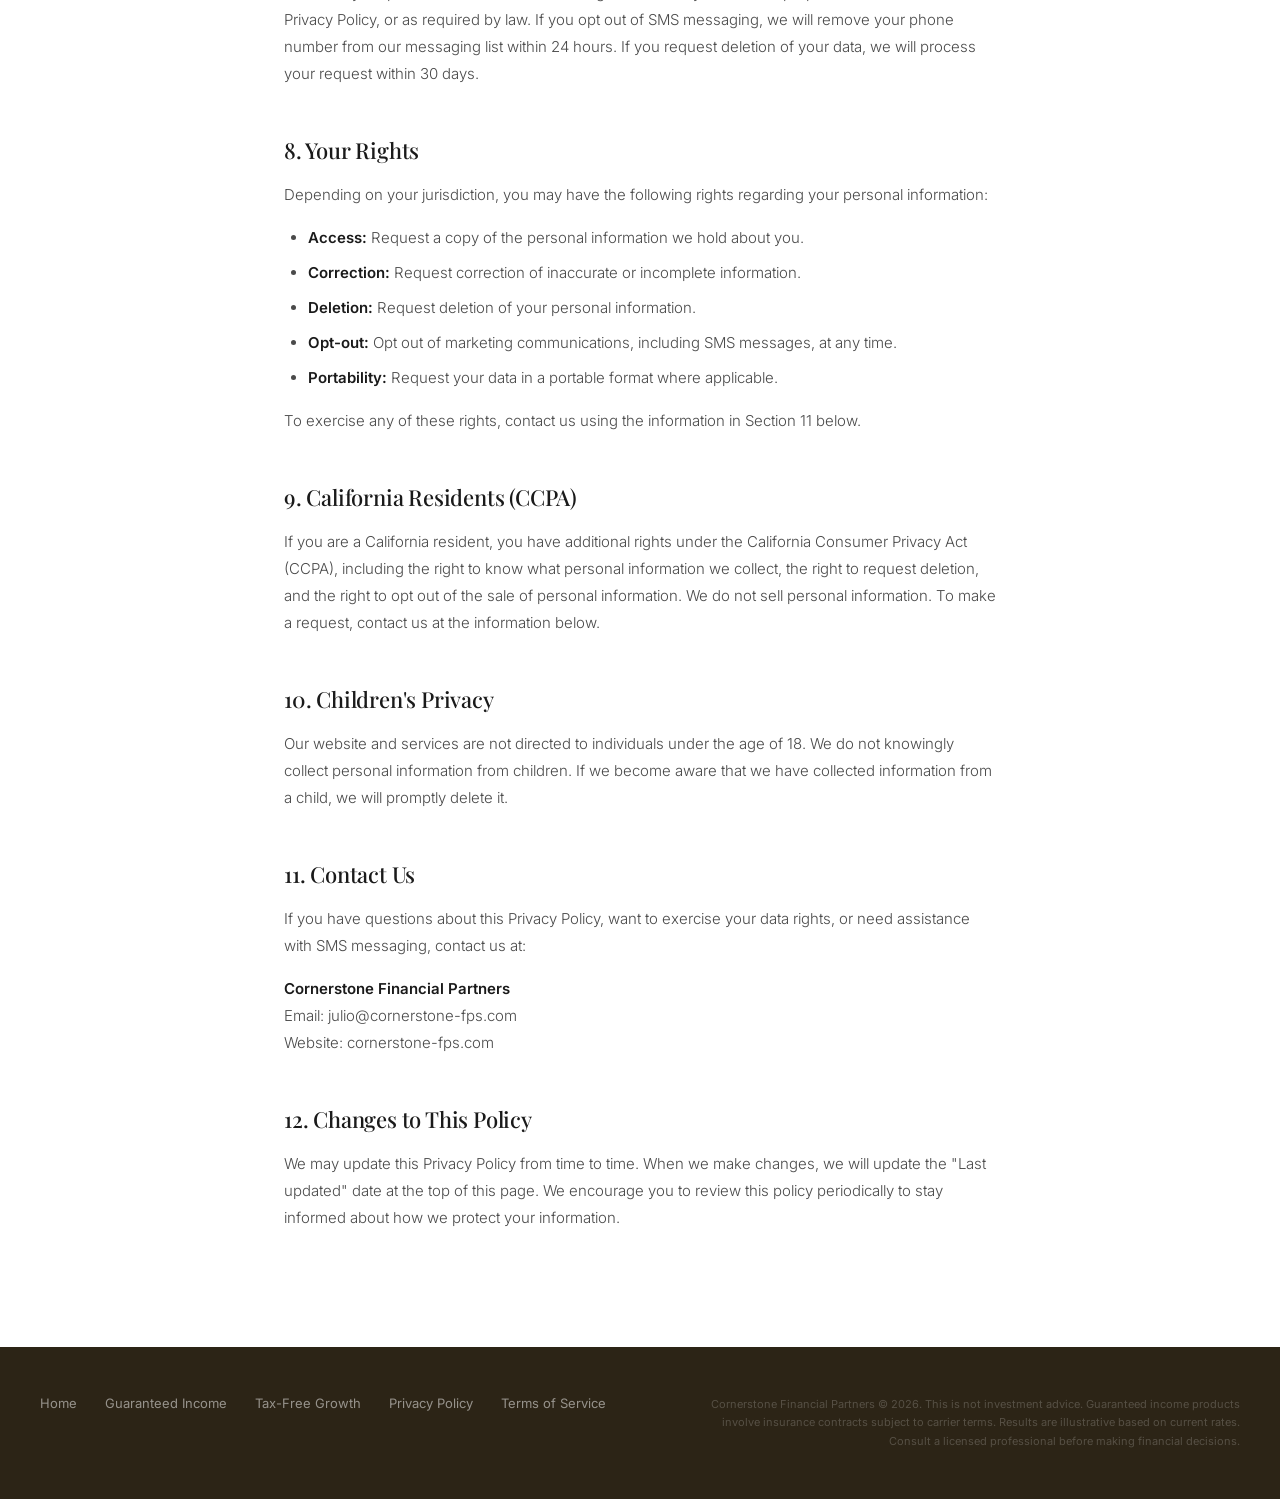
<file: privacy.html>
<!DOCTYPE html>
<html lang="en">
<head>
  <meta charset="UTF-8">
  <meta name="viewport" content="width=device-width, initial-scale=1.0">
  <title>Privacy Policy | Cornerstone Financial Partners</title>
  <meta name="description" content="Privacy Policy for Cornerstone Financial Partners. Learn how we collect, use, and protect your personal information.">
  <link rel="icon" type="image/png" href="/favicon.png">
  <link rel="apple-touch-icon" href="/apple-touch-icon.png">
  <link rel="preconnect" href="https://fonts.googleapis.com">
  <link rel="preconnect" href="https://fonts.gstatic.com" crossorigin>
  <link href="https://fonts.googleapis.com/css2?family=Inter:wght@300;400;500;600&family=Playfair+Display:wght@400;500;600;700&display=swap" rel="stylesheet">
  <style>
    *, *::before, *::after { box-sizing: border-box; margin: 0; padding: 0; }
    :root {
      --gold: #B8860B;
      --gold-hover: #D4A843;
      --gold-subtle: #F8F3E8;
      --gold-border: #E8D5A8;
      --dark: #1A1A1A;
      --body: #4A4A4A;
      --light: #7A7A7A;
      --muted: #A0A0A0;
      --bg: #FFFFFF;
      --bg-alt: #FAFAF8;
      --bg-warm: #F5F3EE;
      --border: #EDEBE6;
      --footer-bg: #2C2416;
      --serif: 'Playfair Display', Georgia, serif;
      --sans: 'Inter', -apple-system, BlinkMacSystemFont, 'Segoe UI', sans-serif;
    }
    html { scroll-behavior: smooth; }
    body { font-family: var(--sans); background: var(--bg); color: var(--dark); -webkit-font-smoothing: antialiased; }

    /* ── UTILITY BAR ── */
    .utility-bar {
      position: sticky;
      top: 0;
      z-index: 101;
      background: var(--bg-warm);
      border-bottom: 1px solid var(--border);
      transition: transform 0.3s ease;
    }
    .utility-bar.hidden { transform: translateY(-100%); position: fixed; }
    .utility-inner {
      max-width: 1200px;
      margin: 0 auto;
      padding: 0 40px;
      height: 36px;
      display: flex;
      align-items: center;
      justify-content: center;
      font-family: var(--sans);
      font-size: 12px;
      color: var(--body);
      letter-spacing: 0.3px;
    }
    .utility-item { white-space: nowrap; }
    .utility-sep { margin: 0 12px; opacity: 0.3; }

    /* ── NAV ── */
    nav {
      background: var(--bg);
      border-bottom: 1px solid var(--border);
      padding: 0 40px;
      display: flex;
      align-items: center;
      justify-content: space-between;
      height: 64px;
      position: sticky;
      top: 36px;
      z-index: 100;
      transition: top 0.3s ease, box-shadow 0.3s ease;
    }
    nav.scrolled { top: 0; box-shadow: 0 4px 12px rgba(0,0,0,0.06); }
    .nav-logo { height: 44px; width: auto; transition: all 0.4s ease; }
    .nav-right { display: flex; gap: 32px; align-items: center; }
    .nav-right a {
      color: var(--light);
      text-decoration: none;
      font-size: 14px;
      font-weight: 500;
      transition: color 0.2s;
    }
    .nav-right a:hover { color: var(--dark); }
    .nav-cta {
      background: var(--gold) !important;
      color: #fff !important;
      padding: 9px 22px !important;
      border-radius: 6px;
      font-weight: 600 !important;
      font-size: 13px !important;
      letter-spacing: 0.3px;
      transition: background 0.2s !important;
    }
    .nav-cta:hover { background: var(--gold-hover) !important; }
    .mobile-menu { display: none; background: none; border: none; cursor: pointer; padding: 8px; }
    .mobile-menu svg { width: 22px; height: 22px; fill: var(--light); }

    /* ── CONTENT ── */
    .page-header {
      background: var(--bg-warm);
      padding: 80px 24px 60px;
      text-align: center;
    }
    .page-header h1 {
      font-family: var(--serif);
      font-size: clamp(28px, 4vw, 42px);
      font-weight: 500;
      color: var(--dark);
      letter-spacing: -0.3px;
      margin-bottom: 12px;
    }
    .page-header p {
      font-size: 15px;
      color: var(--light);
      font-weight: 300;
    }
    .content {
      max-width: 760px;
      margin: 0 auto;
      padding: 60px 24px 100px;
    }
    .content h2 {
      font-family: var(--serif);
      font-size: 22px;
      font-weight: 500;
      color: var(--dark);
      margin-top: 48px;
      margin-bottom: 16px;
      letter-spacing: -0.2px;
    }
    .content h3 {
      font-size: 16px;
      font-weight: 600;
      color: var(--dark);
      margin-top: 32px;
      margin-bottom: 12px;
    }
    .content p, .content li {
      font-size: 15px;
      color: var(--body);
      line-height: 1.8;
      font-weight: 300;
      margin-bottom: 16px;
    }
    .content ul {
      margin-left: 24px;
      margin-bottom: 16px;
    }
    .content li {
      margin-bottom: 8px;
    }
    .content a {
      color: var(--gold);
      text-decoration: underline;
    }
    .content a:hover {
      color: var(--gold-hover);
    }
    .content strong {
      font-weight: 600;
      color: var(--dark);
    }
    .highlight-box {
      background: var(--gold-subtle);
      border-left: 3px solid var(--gold);
      padding: 20px 24px;
      border-radius: 0 8px 8px 0;
      margin: 24px 0;
    }
    .highlight-box p {
      margin-bottom: 0;
      font-size: 14px;
    }

    /* ── FOOTER ── */
    footer {
      background: var(--footer-bg);
      color: rgba(255,255,255,0.4);
      padding: 48px 40px;
      display: flex;
      justify-content: space-between;
      align-items: flex-start;
      flex-wrap: wrap;
      gap: 24px;
    }
    .footer-links { display: flex; gap: 28px; }
    .footer-links a {
      color: rgba(255,255,255,0.5);
      text-decoration: none;
      font-size: 13px;
      font-weight: 400;
      transition: color 0.2s;
    }
    .footer-links a:hover { color: rgba(255,255,255,0.75); }
    .footer-legal {
      font-size: 11px;
      color: rgba(255,255,255,0.2);
      line-height: 1.7;
      max-width: 560px;
      text-align: right;
    }

    /* ── MOBILE ── */
    @media (max-width: 768px) {
      .utility-inner { padding: 0 20px; height: 32px; font-size: 11px; }
      nav { padding: 0 20px; top: 32px; }
      nav.scrolled { top: 0; }
      .utility-nationwide { display: none; }
      .utility-sep.hide-mobile { display: none; }
      .nav-right {
        display: none;
        flex-direction: column;
        position: absolute;
        top: 64px;
        left: 0;
        right: 0;
        background: var(--bg);
        padding: 20px;
        gap: 16px;
        border-bottom: 1px solid var(--border);
        box-shadow: 0 4px 12px rgba(0,0,0,0.05);
      }
      .nav-right.open { display: flex; }
      .mobile-menu { display: block; }
      .page-header { padding: 60px 20px 48px; }
      .content { padding: 40px 20px 80px; }
      footer { padding: 32px 20px; flex-direction: column; }
      .footer-links { flex-wrap: wrap; gap: 16px; }
      .footer-legal { text-align: left; }
    }
  </style>
</head>
<body>

  <!-- Utility Bar -->
  <div class="utility-bar" id="utilityBar">
    <div class="utility-inner">
      <span class="utility-item">Retirement Income Specialist</span>
      <span class="utility-sep hide-mobile">|</span>
      <span class="utility-item utility-nationwide">Virtual Consultations Nationwide</span>
    </div>
  </div>

  <!-- Nav -->
  <nav id="mainNav">
    <a href="/">
      <img class="nav-logo" src="logo-color.svg" alt="Cornerstone Financial Partners">
    </a>
    <button class="mobile-menu" onclick="document.querySelector('.nav-right').classList.toggle('open')" aria-label="Menu">
      <svg viewBox="0 0 24 24"><path d="M3 6h18v2H3V6zm0 5h18v2H3v-2zm0 5h18v2H3v-2z"/></svg>
    </button>
    <div class="nav-right">
      <a href="/approach">Our Approach</a>
      <a href="/services">Services</a>
      <a href="/about">About</a>
      <a href="https://calculator.cornerstone-fps.com">Calculator</a>
      <a href="/#start" class="nav-cta">Book a Free Call</a>
    </div>
  </nav>

  <!-- Header -->
  <section class="page-header">
    <h1>Privacy Policy</h1>
    <p>Last updated: March 21, 2026</p>
  </section>

  <!-- Content -->
  <div class="content">

    <p>Cornerstone Financial Partners ("we," "us," or "our") respects your privacy and is committed to protecting the personal information you share with us. This Privacy Policy explains how we collect, use, disclose, and safeguard your information when you visit our website <strong>cornerstone-fps.com</strong> and use our services.</p>

    <h2>1. Information We Collect</h2>

    <h3>Information You Provide Directly</h3>
    <p>When you fill out a form, request an estimate, schedule a consultation, or otherwise interact with our website, we may collect:</p>
    <ul>
      <li>First and last name</li>
      <li>Email address</li>
      <li>Phone number</li>
      <li>Age range</li>
      <li>Approximate retirement savings or household income range</li>
      <li>Financial profile information you voluntarily provide</li>
    </ul>

    <h3>Information Collected Automatically</h3>
    <p>When you visit our website, we may automatically collect certain information, including:</p>
    <ul>
      <li>IP address and approximate geographic location</li>
      <li>Browser type and version</li>
      <li>Device type and operating system</li>
      <li>Pages visited, time spent, and referring URLs</li>
      <li>Cookies and similar tracking technologies</li>
    </ul>

    <h2>2. How We Use Your Information</h2>
    <p>We use the information we collect to:</p>
    <ul>
      <li>Respond to your inquiries and provide personalized retirement income estimates</li>
      <li>Schedule and conduct consultations</li>
      <li>Send you the information you requested</li>
      <li>Send SMS/text messages if you have opted in (see Section 4 below)</li>
      <li>Improve our website, services, and user experience</li>
      <li>Comply with legal obligations</li>
    </ul>

    <h2>3. How We Share Your Information</h2>
    <p>We do <strong>not</strong> sell, rent, or trade your personal information to third parties for marketing or promotional purposes.</p>

    <div class="highlight-box">
      <p><strong>SMS Consent Data:</strong> We will never share, sell, or distribute your mobile phone number or SMS opt-in consent data with any third parties or affiliates for their marketing or promotional purposes. This applies to all information collected through our SMS opt-in process.</p>
    </div>

    <p>We may share your information only in the following limited circumstances:</p>
    <ul>
      <li><strong>Service providers:</strong> We use trusted third-party platforms (such as our CRM system) to manage communications and deliver the services you requested. These providers are contractually obligated to protect your data and use it only for the purposes we specify.</li>
      <li><strong>Legal requirements:</strong> We may disclose information if required by law, regulation, legal process, or governmental request.</li>
      <li><strong>Business transfers:</strong> In the event of a merger, acquisition, or sale of assets, your information may be transferred as part of that transaction. We will notify you of any such change.</li>
    </ul>

    <h2>4. SMS/Text Messaging Policy</h2>
    <p>If you opt in to receive SMS/text messages from Cornerstone Financial Partners, the following terms apply:</p>
    <ul>
      <li><strong>Consent:</strong> By checking the SMS opt-in checkbox on our forms, you expressly consent to receive text messages from Cornerstone Financial Partners at the phone number you provided.</li>
      <li><strong>Message types:</strong> Messages may include your personalized retirement income estimate, retirement planning tips, appointment reminders, and follow-up information related to your inquiry.</li>
      <li><strong>Message frequency:</strong> Message frequency varies. You may receive up to 4 messages per month.</li>
      <li><strong>Message and data rates:</strong> Message and data rates may apply depending on your mobile carrier and plan.</li>
      <li><strong>Opt-out:</strong> You can opt out of SMS messages at any time by replying <strong>STOP</strong> to any message. You will receive a one-time confirmation message. You may also opt out by contacting us at the information below.</li>
      <li><strong>Help:</strong> Reply <strong>HELP</strong> to any message for assistance, or contact us at julio@cornerstone-fps.com.</li>
      <li><strong>No sharing:</strong> Your phone number and SMS consent will never be shared with third parties or affiliates for their marketing purposes.</li>
      <li><strong>Carriers:</strong> Supported carriers include, but are not limited to: AT&T, T-Mobile, Verizon, Sprint, and all major U.S. carriers.</li>
    </ul>

    <h2>5. Cookies and Tracking Technologies</h2>
    <p>Our website may use cookies and similar technologies to enhance your browsing experience and analyze website traffic. You can control cookie preferences through your browser settings. Disabling cookies may affect certain features of our website.</p>

    <h2>6. Data Security</h2>
    <p>We implement reasonable administrative, technical, and physical security measures to protect your personal information from unauthorized access, alteration, disclosure, or destruction. However, no method of transmission over the internet or electronic storage is 100% secure, and we cannot guarantee absolute security.</p>

    <h2>7. Data Retention</h2>
    <p>We retain your personal information for as long as necessary to fulfill the purposes described in this Privacy Policy, or as required by law. If you opt out of SMS messaging, we will remove your phone number from our messaging list within 24 hours. If you request deletion of your data, we will process your request within 30 days.</p>

    <h2>8. Your Rights</h2>
    <p>Depending on your jurisdiction, you may have the following rights regarding your personal information:</p>
    <ul>
      <li><strong>Access:</strong> Request a copy of the personal information we hold about you.</li>
      <li><strong>Correction:</strong> Request correction of inaccurate or incomplete information.</li>
      <li><strong>Deletion:</strong> Request deletion of your personal information.</li>
      <li><strong>Opt-out:</strong> Opt out of marketing communications, including SMS messages, at any time.</li>
      <li><strong>Portability:</strong> Request your data in a portable format where applicable.</li>
    </ul>
    <p>To exercise any of these rights, contact us using the information in Section 11 below.</p>

    <h2>9. California Residents (CCPA)</h2>
    <p>If you are a California resident, you have additional rights under the California Consumer Privacy Act (CCPA), including the right to know what personal information we collect, the right to request deletion, and the right to opt out of the sale of personal information. We do not sell personal information. To make a request, contact us at the information below.</p>

    <h2>10. Children's Privacy</h2>
    <p>Our website and services are not directed to individuals under the age of 18. We do not knowingly collect personal information from children. If we become aware that we have collected information from a child, we will promptly delete it.</p>

    <h2>11. Contact Us</h2>
    <p>If you have questions about this Privacy Policy, want to exercise your data rights, or need assistance with SMS messaging, contact us at:</p>
    <p>
      <strong>Cornerstone Financial Partners</strong><br>
      Email: julio@cornerstone-fps.com<br>
      Website: cornerstone-fps.com
    </p>

    <h2>12. Changes to This Policy</h2>
    <p>We may update this Privacy Policy from time to time. When we make changes, we will update the "Last updated" date at the top of this page. We encourage you to review this policy periodically to stay informed about how we protect your information.</p>

  </div>

  <!-- Footer -->
  <footer>
    <div class="footer-links">
      <a href="/">Home</a>
      <a href="/annuity">Guaranteed Income</a>
      <a href="/iul">Tax-Free Growth</a>
      <a href="/privacy">Privacy Policy</a>
      <a href="/terms">Terms of Service</a>
    </div>
    <p class="footer-legal">
      Cornerstone Financial Partners &copy; 2026. This is not investment advice. Guaranteed income products involve insurance contracts subject to carrier terms. Results are illustrative based on current rates. Consult a licensed professional before making financial decisions.
    </p>
  </footer>

<script>
  const utilityBar = document.getElementById('utilityBar');
  const navEl = document.getElementById('mainNav');
  window.addEventListener('scroll', () => {
    if (window.scrollY > 80) {
      utilityBar.classList.add('hidden');
      navEl.classList.add('scrolled');
    } else {
      utilityBar.classList.remove('hidden');
      navEl.classList.remove('scrolled');
    }
  });
</script>
</body>
</html>
</file>
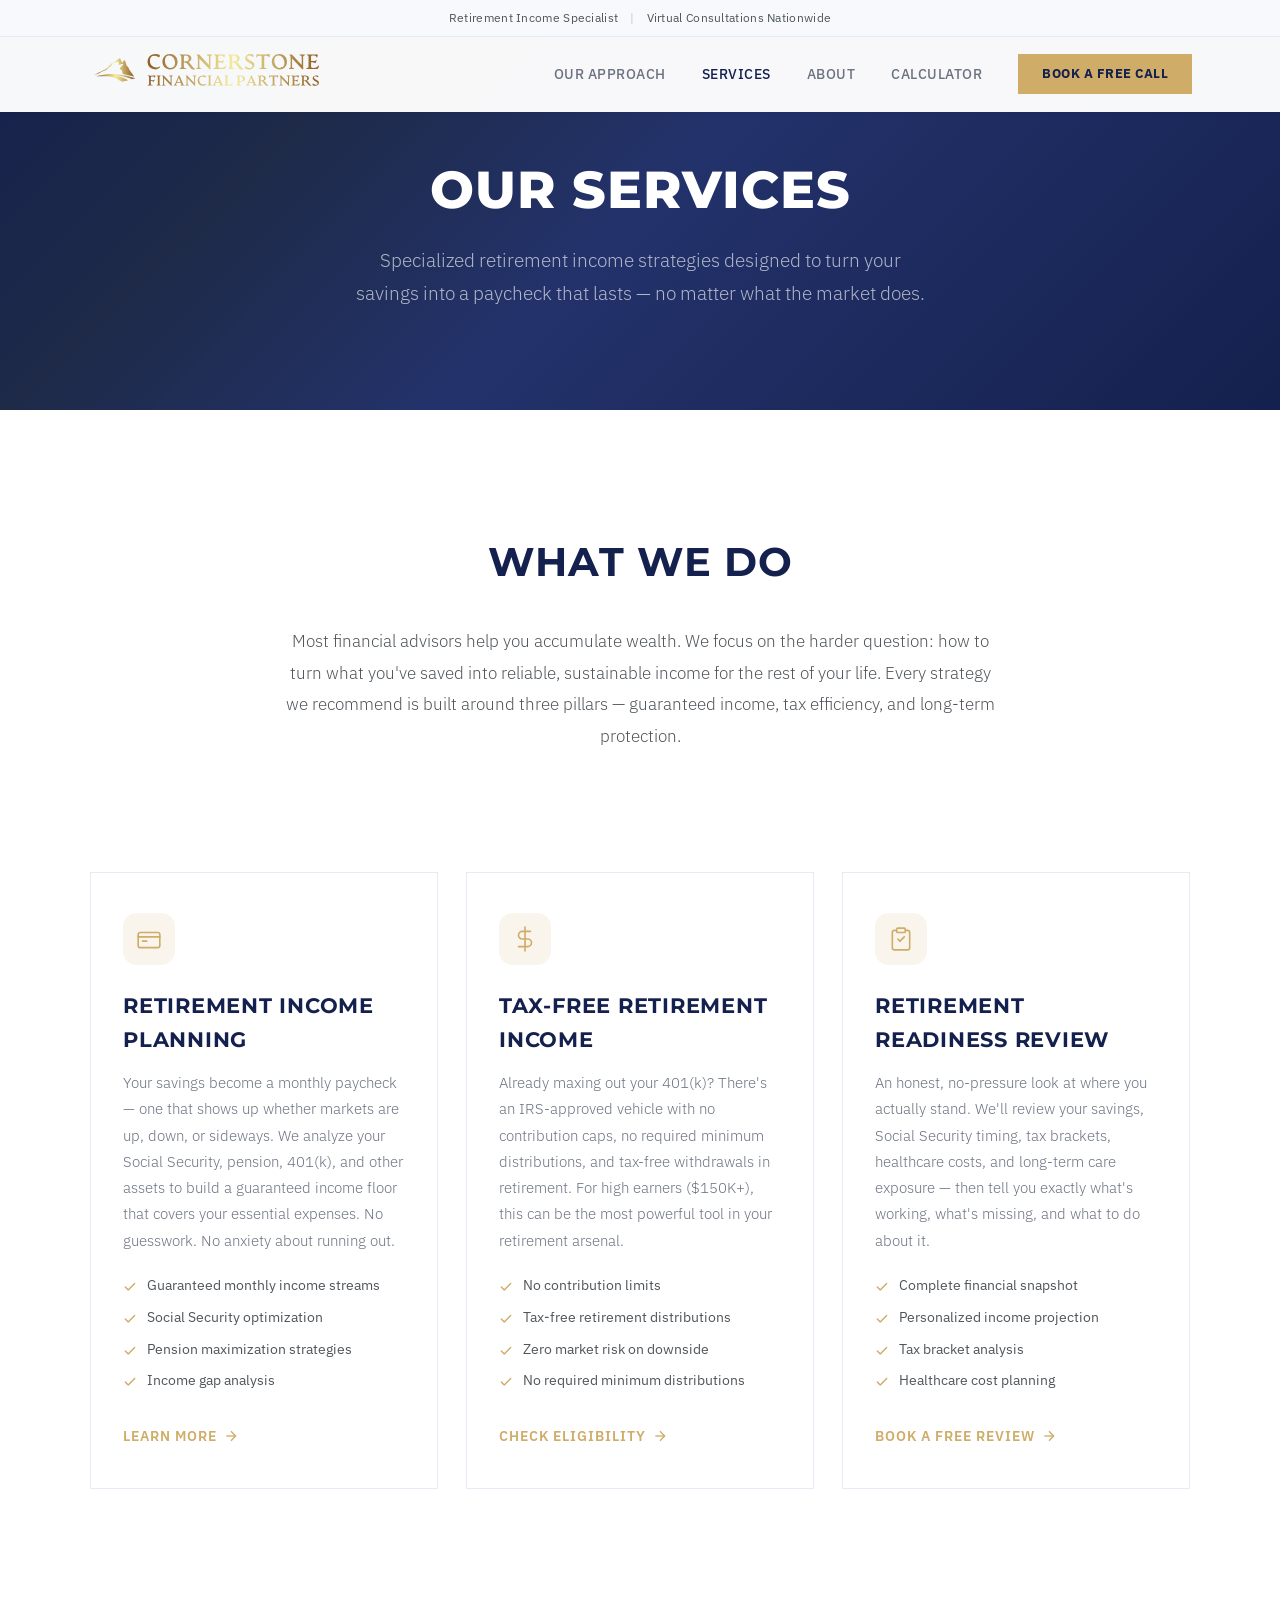
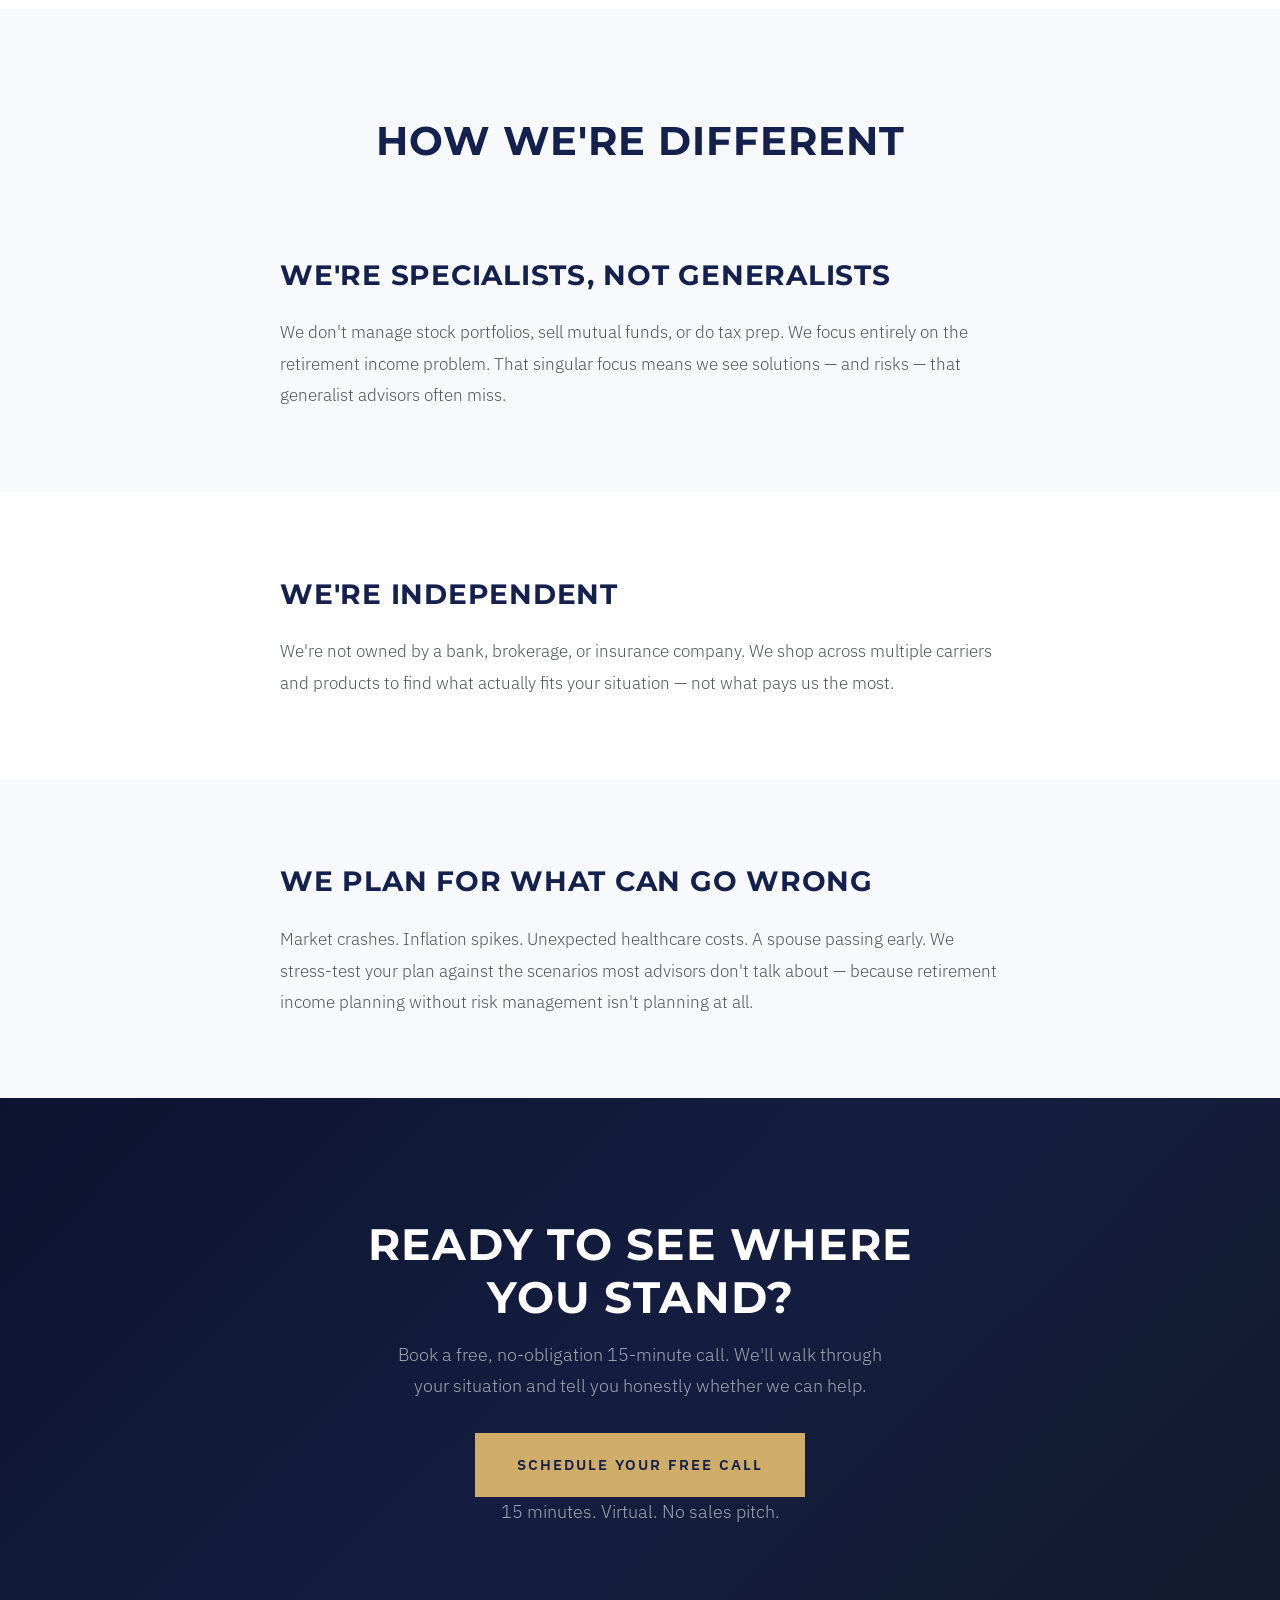
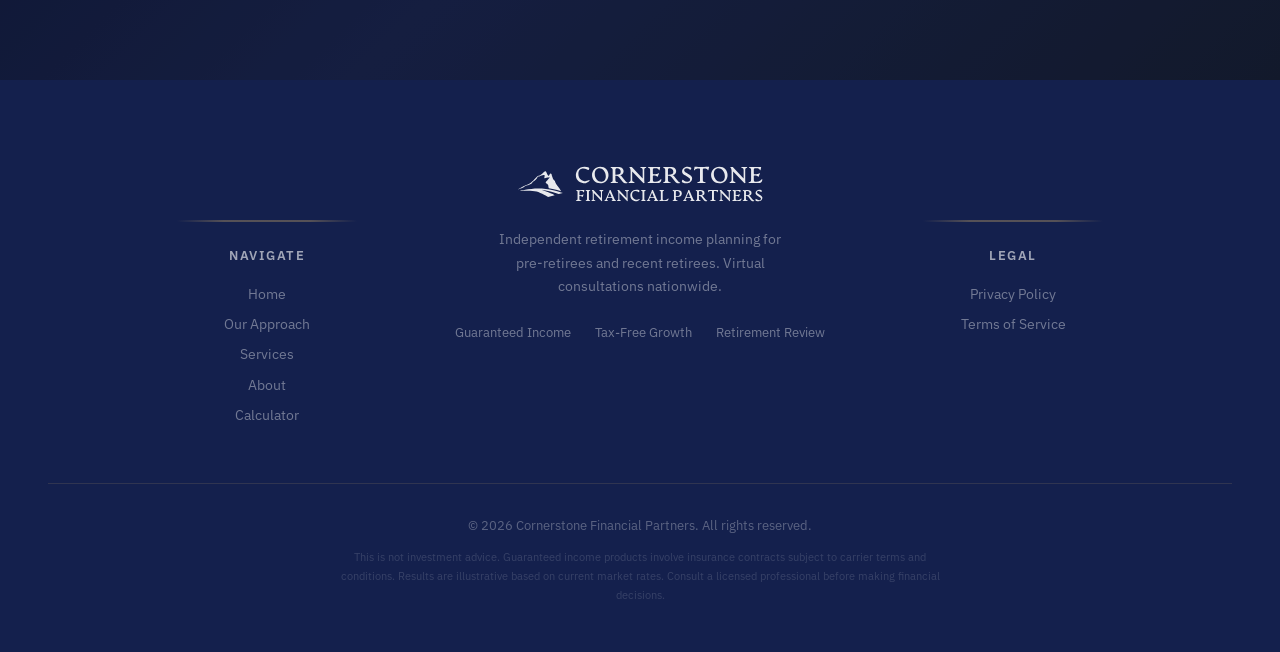
<file: services.html>
<!DOCTYPE html>
<html lang="en">
<head>
  <meta charset="UTF-8">
  <meta name="viewport" content="width=device-width, initial-scale=1.0">
  <title>Services | Cornerstone Financial Partners</title>
  <meta name="description" content="Retirement income planning, tax-free retirement strategies, and comprehensive retirement readiness reviews. Specialized services from Cornerstone Financial Partners.">
  <meta property="og:title" content="Services | Cornerstone Financial Partners">
  <meta property="og:description" content="Specialized retirement income strategies designed to turn your savings into a paycheck that lasts.">
  <meta property="og:image" content="/og-image.png">
  <link rel="icon" type="image/png" href="/favicon.png">
  <link rel="apple-touch-icon" href="/apple-touch-icon.png">
  <link rel="preconnect" href="https://fonts.googleapis.com">
  <link rel="preconnect" href="https://fonts.gstatic.com" crossorigin>
  <link href="https://fonts.googleapis.com/css2?family=Montserrat:wght@300;400;500;600;700;800&family=IBM+Plex+Sans:wght@300;400;500;600;700&display=swap" rel="stylesheet">
  <style>
    *, *::before, *::after { box-sizing: border-box; margin: 0; padding: 0; }

    :root {
      --primary: #14204D;
      --primary-hover: #0f1a3e;
      --primary-subtle: #F7F9FC;
      --primary-border: #e6eaf5;
      --secondary: #23326B;
      --accent: #CFAC68;
      --accent-hover: #E9C786;
      --dark: #14204D;
      --dark-deep: #0C1333;
      --body: #4F555A;
      --light: #6b7280;
      --muted: #9ca3af;
      --bg: #FFFFFF;
      --bg-alt: #FAFAFA;
      --bg-warm: #F7F9FC;
      --border: #e6eaf5;
      --footer-bg: #14204D;
      --heading: 'Montserrat', 'Helvetica Neue', Helvetica, Arial, sans-serif;
      --body-font: 'IBM Plex Sans', -apple-system, BlinkMacSystemFont, 'Segoe UI', sans-serif;
      --shadow-sm: 0 2px 4px rgba(20,32,77,0.05);
      --shadow-md: 0 6px 18px rgba(20,32,77,0.08);
      --shadow-lg: 0 6px 18px rgba(20,32,77,0.15);
      --radius: 0px;
      --transition: 0.3s ease;
      --max-width: 1200px;
    }

    html { scroll-behavior: smooth; }
    body {
      font-family: var(--body-font);
      background: var(--bg);
      color: var(--dark);
      -webkit-font-smoothing: antialiased;
      line-height: 1.6;
    }

    /* ── SCROLL REVEAL ── */
    .reveal {
      opacity: 0;
      transform: translateY(32px);
      transition: opacity 0.8s ease, transform 0.8s ease;
    }
    .reveal.visible {
      opacity: 1;
      transform: translateY(0);
    }
    .reveal-delay-1 { transition-delay: 0.1s; }
    .reveal-delay-2 { transition-delay: 0.2s; }
    .reveal-delay-3 { transition-delay: 0.3s; }

    /* ── BACK TO TOP ── */
    .back-to-top {
      position: fixed;
      bottom: 32px;
      right: 32px;
      width: 48px;
      height: 48px;
      background: var(--accent);
      color: var(--primary);
      border: none;
      border-radius: 50%;
      cursor: pointer;
      display: flex;
      align-items: center;
      justify-content: center;
      opacity: 0;
      visibility: hidden;
      transition: all var(--transition);
      z-index: 90;
      box-shadow: 0 4px 16px rgba(207,172,104,0.3);
    }
    .back-to-top.visible {
      opacity: 1;
      visibility: visible;
    }
    .back-to-top:hover {
      background: var(--accent-hover);
      transform: translateY(-3px);
    }
    .back-to-top svg {
      width: 20px;
      height: 20px;
      stroke: var(--primary);
      fill: none;
      stroke-width: 2.5;
    }

    /* ── UTILITY BAR ── */
    .utility-bar {
      position: fixed;
      top: 0;
      left: 0;
      right: 0;
      z-index: 101;
      background: var(--bg-warm);
      border-bottom: 1px solid var(--border);
      transition: transform 0.3s ease;
    }
    .utility-bar.hidden { transform: translateY(-100%); }
    .utility-inner {
      max-width: var(--max-width);
      margin: 0 auto;
      padding: 0 48px;
      height: 36px;
      display: flex;
      align-items: center;
      justify-content: center;
      gap: 0;
      font-family: var(--body-font);
      font-size: 12px;
      color: var(--body);
      letter-spacing: 0.3px;
    }
    .utility-item { white-space: nowrap; }
    .utility-sep {
      margin: 0 12px;
      opacity: 0.3;
    }

    /* ── HEADER (starts solid on subpages) ── */
    header {
      position: fixed;
      top: 36px;
      left: 0;
      right: 0;
      z-index: 100;
      background: rgba(255,255,255,0.97);
      backdrop-filter: blur(12px);
      -webkit-backdrop-filter: blur(12px);
      box-shadow: var(--shadow-sm);
      transition: all 0.5s ease;
    }
    header.scrolled {
      top: 0;
      box-shadow: var(--shadow-md);
    }
    .header-inner {
      max-width: var(--max-width);
      margin: 0 auto;
      padding: 0 48px;
      display: flex;
      align-items: center;
      justify-content: space-between;
      height: 76px;
      transition: height 0.5s ease;
    }
    .nav-logo {
      height: 44px;
      width: auto;
      transition: all 0.4s ease;
    }
    .nav-links {
      display: flex;
      gap: 36px;
      align-items: center;
    }
    .nav-links a {
      color: var(--light);
      text-decoration: none;
      font-size: 14px;
      font-weight: 500;
      transition: color var(--transition);
      text-transform: uppercase;
      letter-spacing: 0.5px;
    }
    .nav-links a:hover { color: var(--primary); }
    .nav-links a.active { color: var(--dark); }
    .nav-cta {
      background: var(--accent) !important;
      color: var(--primary) !important;
      padding: 10px 24px !important;
      border-radius: var(--radius);
      font-weight: 700 !important;
      font-size: 13px !important;
      letter-spacing: 2px;
      transition: all var(--transition) !important;
      text-transform: uppercase !important;
    }
    .nav-cta:hover {
      background: var(--accent-hover) !important;
      transform: translateY(-1px) !important;
    }

    /* Hamburger */
    .mobile-menu {
      display: none;
      background: none;
      border: none;
      cursor: pointer;
      padding: 8px;
      z-index: 101;
    }
    .hamburger {
      width: 24px;
      height: 18px;
      position: relative;
    }
    .hamburger span {
      display: block;
      width: 100%;
      height: 2px;
      background: var(--dark);
      position: absolute;
      left: 0;
      transition: all 0.3s ease;
    }
    .hamburger span:nth-child(1) { top: 0; }
    .hamburger span:nth-child(2) { top: 8px; }
    .hamburger span:nth-child(3) { top: 16px; }
    .mobile-menu.open .hamburger span:nth-child(1) {
      top: 8px;
      transform: rotate(45deg);
    }
    .mobile-menu.open .hamburger span:nth-child(2) {
      opacity: 0;
    }
    .mobile-menu.open .hamburger span:nth-child(3) {
      top: 8px;
      transform: rotate(-45deg);
    }
    .mobile-menu.open .hamburger span {
      background: var(--dark) !important;
    }

    /* ── PAGE HERO (dark, centered) ── */
    .page-hero {
      position: relative;
      padding: 160px 24px 100px;
      text-align: center;
      overflow: hidden;
    }
    .page-hero-bg {
      position: absolute;
      inset: 0;
      background: linear-gradient(135deg, #14204D 0%, #1E2A48 25%, #23326B 50%, #14204D 100%);
    }
    .page-hero-inner {
      position: relative;
      z-index: 2;
      max-width: 720px;
      margin: 0 auto;
    }
    .page-hero h1 {
      font-family: var(--heading);
      font-size: clamp(34px, 5vw, 52px);
      font-weight: 800;
      line-height: 1.15;
      color: #fff;
      margin-bottom: 24px;
      letter-spacing: 1px;
      text-transform: uppercase;
    }
    .page-hero p {
      font-size: 19px;
      color: rgba(255,255,255,0.65);
      font-weight: 300;
      line-height: 1.75;
      max-width: 580px;
      margin: 0 auto;
    }

    /* ── OVERVIEW ── */
    .overview {
      padding: 120px 24px;
      background: var(--bg);
    }
    .overview-inner {
      max-width: 720px;
      margin: 0 auto;
      text-align: center;
    }
    .overview-inner h2 {
      font-family: var(--heading);
      font-size: clamp(28px, 3.5vw, 40px);
      font-weight: 700;
      color: var(--dark);
      margin-bottom: 32px;
      text-transform: uppercase;
      letter-spacing: 1px;
    }
    .overview-inner p {
      font-size: 17px;
      line-height: 1.85;
      color: var(--body);
      font-weight: 300;
    }

    /* ── SERVICE CARDS ── */
    .services-section {
      padding: 0 24px 120px;
      background: var(--bg);
    }
    .services-grid {
      display: grid;
      grid-template-columns: repeat(3, 1fr);
      gap: 28px;
      max-width: 1100px;
      margin: 0 auto;
    }
    .service-card {
      background: var(--bg);
      border: 1px solid var(--border);
      border-radius: var(--radius);
      padding: 40px 32px;
      transition: all var(--transition);
      display: flex;
      flex-direction: column;
    }
    .service-card:hover {
      transform: translateY(-4px);
      box-shadow: var(--shadow-md);
      border-color: var(--accent);
    }
    .service-icon {
      width: 52px;
      height: 52px;
      border-radius: 14px;
      background: rgba(207,172,104,0.12);
      display: flex;
      align-items: center;
      justify-content: center;
      margin-bottom: 24px;
    }
    .service-icon svg {
      width: 26px;
      height: 26px;
      stroke: var(--accent);
      fill: none;
      stroke-width: 1.5;
      stroke-linecap: round;
      stroke-linejoin: round;
    }
    .service-card h3 {
      font-family: var(--heading);
      font-size: 21px;
      font-weight: 700;
      color: var(--dark);
      margin-bottom: 14px;
      text-transform: uppercase;
      letter-spacing: 0.75px;
    }
    .service-card > p {
      font-size: 15px;
      color: var(--light);
      line-height: 1.75;
      font-weight: 300;
      margin-bottom: 20px;
    }
    .service-points {
      list-style: none;
      margin-bottom: 24px;
      flex-grow: 1;
    }
    .service-points li {
      font-size: 14px;
      color: var(--body);
      line-height: 1.7;
      padding-left: 24px;
      position: relative;
      margin-bottom: 8px;
      font-weight: 400;
    }
    .service-points li::before {
      content: '';
      position: absolute;
      left: 0;
      top: 6px;
      width: 14px;
      height: 14px;
      background-image: url("data:image/svg+xml,%3Csvg viewBox='0 0 24 24' fill='none' stroke='%23CFAC68' stroke-width='2.5' stroke-linecap='round' stroke-linejoin='round' xmlns='http://www.w3.org/2000/svg'%3E%3Cpolyline points='20 6 9 17 4 12'/%3E%3C/svg%3E");
      background-size: contain;
      background-repeat: no-repeat;
    }
    .service-cta {
      display: inline-flex;
      align-items: center;
      gap: 6px;
      font-size: 14px;
      font-weight: 600;
      color: var(--accent);
      text-decoration: none;
      text-transform: uppercase;
      letter-spacing: 1px;
      transition: all var(--transition);
    }
    .service-cta:hover {
      color: var(--accent-hover);
      gap: 10px;
    }
    .service-cta svg {
      width: 16px;
      height: 16px;
      stroke: currentColor;
      fill: none;
      stroke-width: 2;
    }

    /* ── HOW WE'RE DIFFERENT ── */
    .different {
      position: relative;
    }
    .shape-divider-top {
      position: absolute;
      top: 0;
      left: 0;
      width: 100%;
      overflow: hidden;
      line-height: 0;
    }
    .shape-divider-top svg {
      position: relative;
      display: block;
      width: calc(100% + 1.3px);
      height: 60px;
    }
    .shape-divider-top .shape-fill {
      fill: var(--bg);
    }
    .different-header {
      text-align: center;
      padding: 100px 24px 0;
      background: var(--bg-warm);
    }
    .different-header h2 {
      font-family: var(--heading);
      font-size: clamp(28px, 3.5vw, 40px);
      font-weight: 700;
      color: var(--dark);
      text-transform: uppercase;
      letter-spacing: 1px;
    }
    .diff-block {
      padding: 80px 24px;
    }
    .diff-block:nth-child(odd) {
      background: var(--bg);
    }
    .diff-block:nth-child(even) {
      background: var(--bg-warm);
    }
    .diff-block-inner {
      max-width: 720px;
      margin: 0 auto;
    }
    .diff-block-inner h3 {
      font-family: var(--heading);
      font-size: clamp(22px, 3vw, 28px);
      font-weight: 700;
      color: var(--dark);
      margin-bottom: 20px;
      text-transform: uppercase;
      letter-spacing: 0.75px;
    }
    .diff-block-inner p {
      font-size: 17px;
      line-height: 1.85;
      color: var(--body);
      font-weight: 300;
    }
    .diff-block-inner strong {
      color: var(--dark);
      font-weight: 500;
    }

    /* ── BOTTOM CTA ── */
    .bottom-cta {
      position: relative;
      padding: 120px 24px;
      text-align: center;
      overflow: hidden;
    }
    .bottom-cta-bg {
      position: absolute;
      inset: 0;
      background: linear-gradient(135deg, #14204D 0%, #23326B 50%, #1E2A48 100%);
    }
    .bottom-cta-overlay {
      position: absolute;
      inset: 0;
      background: rgba(0,0,0,0.4);
    }
    .bottom-cta-inner {
      position: relative;
      z-index: 2;
      max-width: 640px;
      margin: 0 auto;
    }
    .bottom-cta h2 {
      font-family: var(--heading);
      font-size: clamp(28px, 4vw, 44px);
      font-weight: 700;
      color: #fff;
      margin-bottom: 16px;
      line-height: 1.2;
      text-transform: uppercase;
      letter-spacing: 1px;
    }
    .bottom-cta p {
      font-size: 18px;
      color: rgba(255,255,255,0.6);
      font-weight: 300;
      line-height: 1.7;
      max-width: 520px;
      margin: 0 auto 32px;
    }
    .btn {
      display: inline-flex;
      align-items: center;
      gap: 8px;
      padding: 16px 32px;
      border-radius: var(--radius);
      font-size: 14px;
      font-weight: 600;
      text-decoration: none;
      transition: all var(--transition);
      border: none;
      cursor: pointer;
      font-family: var(--body-font);
      text-transform: uppercase;
      letter-spacing: 2px;
    }
    .btn-gold {
      background: var(--accent);
      color: var(--primary);
      border: 2px solid var(--accent);
    }
    .btn-gold:hover {
      background: var(--accent-hover);
      border-color: var(--accent-hover);
    }
    .bottom-cta .btn-gold {
      font-size: 15px;
      padding: 18px 40px;
    }
    .bottom-cta-note {
      margin-top: 16px;
      font-size: 13px;
      color: rgba(255,255,255,0.4);
    }

    /* ── FOOTER (Aurora Style) ── */
    footer {
      background: var(--footer-bg);
      color: rgba(255,255,255,0.5);
      padding: 80px 48px 48px;
      position: relative;
      overflow: hidden;
    }
    .footer-inner {
      max-width: var(--max-width);
      margin: 0 auto;
    }
    .footer-main {
      display: flex;
      justify-content: center;
      align-items: flex-start;
      text-align: center;
      gap: 0;
    }
    .footer-col-side {
      width: 280px;
      display: flex;
      flex-direction: column;
      align-items: center;
      margin-top: 60px;
    }
    .footer-col-side::before {
      content: '';
      height: 2px;
      width: 180px;
      display: block;
      background: radial-gradient(circle, rgba(207,172,104,0.35) 0%, rgba(207,172,104,0.35) 48%, transparent 100%);
      margin-bottom: 24px;
    }
    .footer-center {
      padding: 0 48px;
      display: flex;
      flex-direction: column;
      align-items: center;
    }
    .footer-logo {
      height: 48px;
      width: auto;
      opacity: 0.9;
      margin-bottom: 20px;
    }
    .footer-tagline {
      font-size: 14px;
      color: rgba(255,255,255,0.4);
      line-height: 1.7;
      max-width: 300px;
      margin-bottom: 24px;
    }
    .footer-nav {
      display: flex;
      gap: 24px;
      flex-wrap: wrap;
      justify-content: center;
    }
    .footer-nav a {
      color: rgba(255,255,255,0.4);
      text-decoration: none;
      font-size: 13px;
      transition: color var(--transition);
    }
    .footer-nav a:hover { color: var(--accent); }
    .footer-col-side h4 {
      font-size: 13px;
      font-weight: 600;
      text-transform: uppercase;
      letter-spacing: 1.5px;
      color: rgba(255,255,255,0.6);
      margin-bottom: 16px;
    }
    .footer-col-side p,
    .footer-col-side a {
      font-size: 14px;
      color: rgba(255,255,255,0.4);
      text-decoration: none;
      margin-bottom: 8px;
      display: block;
      transition: color var(--transition);
    }
    .footer-col-side a:hover { color: var(--accent); }
    .footer-bottom {
      margin-top: 48px;
      padding-top: 32px;
      border-top: 1px solid rgba(207,172,104,0.15);
      text-align: center;
    }
    .footer-copy {
      font-size: 13px;
      color: rgba(255,255,255,0.3);
      margin-bottom: 12px;
    }
    .footer-legal {
      font-size: 11px;
      color: rgba(255,255,255,0.15);
      line-height: 1.7;
      max-width: 600px;
      margin: 0 auto;
    }

    /* ── MOBILE ── */
    @media (max-width: 991px) {
      .utility-inner { padding: 0 24px; }
      .header-inner { padding: 0 24px; }
      .nav-links {
        display: none;
        flex-direction: column;
        position: fixed;
        top: 0;
        left: 0;
        right: 0;
        bottom: 0;
        background: rgba(255,255,255,0.98);
        backdrop-filter: blur(12px);
        padding: 120px 40px 40px;
        gap: 24px;
        z-index: 99;
        align-items: flex-start;
      }
      .nav-links.open { display: flex; }
      .nav-links a {
        color: var(--dark) !important;
        font-size: 20px;
      }
      .mobile-menu { display: block; z-index: 101; }
      .page-hero { padding: 120px 20px 72px; }
      .overview { padding: 80px 20px; }
      .services-section { padding: 0 20px 80px; }
      .services-grid { grid-template-columns: 1fr; }
      .different-header { padding: 60px 20px 0; }
      .diff-block { padding: 60px 20px; }
      .bottom-cta { padding: 80px 20px; }
      .btn { justify-content: center; width: 100%; max-width: 340px; }
      .footer-main { flex-direction: column; align-items: center; }
      .footer-col-side { margin-top: 32px; }
      footer { padding: 48px 24px 32px; }
    }
    @media (max-width: 768px) {
      .utility-bar { height: 32px; }
      .utility-inner { height: 32px; font-size: 11px; }
      header { top: 32px; }
      header.scrolled { top: 0; }
      .header-inner { height: 68px; }
      .page-hero h1 { font-size: 32px; }
      .footer-center { padding: 0 20px; }
    }
    @media (max-width: 480px) {
      .utility-nationwide { display: none; }
      .utility-sep.hide-mobile { display: none; }
      .page-hero h1 { font-size: 28px; }
    }
  </style>
</head>
<body>

  <!-- Back to Top -->
  <button class="back-to-top" aria-label="Back to top">
    <svg viewBox="0 0 24 24"><polyline points="18 15 12 9 6 15"/></svg>
  </button>

  <!-- Utility Bar -->
  <div class="utility-bar" id="utilityBar">
    <div class="utility-inner">
      <span class="utility-item">Retirement Income Specialist</span>
      <span class="utility-sep hide-mobile">|</span>
      <span class="utility-item utility-nationwide">Virtual Consultations Nationwide</span>
    </div>
  </div>

  <!-- Header (solid on subpages) -->
  <header>
    <div class="header-inner">
      <a href="/">
        <img class="nav-logo" src="logo-color.svg" alt="Cornerstone Financial Partners">
      </a>
      <button class="mobile-menu" aria-label="Toggle menu">
        <div class="hamburger">
          <span></span>
          <span></span>
          <span></span>
        </div>
      </button>
      <div class="nav-links">
        <a href="/#approach">Our Approach</a>
        <a href="/services" class="active">Services</a>
        <a href="/about">About</a>
        <a href="https://calculator.cornerstone-fps.com">Calculator</a>
        <a href="/#start" class="nav-cta">Book a Free Call</a>
      </div>
    </div>
  </header>

  <!-- Page Hero -->
  <section class="page-hero">
    <div class="page-hero-bg"></div>
    <div class="page-hero-inner reveal">
      <h1>Our Services</h1>
      <p>Specialized retirement income strategies designed to turn your savings into a paycheck that lasts — no matter what the market does.</p>
    </div>
  </section>

  <!-- Overview -->
  <section class="overview">
    <div class="overview-inner reveal">
      <h2>What We Do</h2>
      <p>Most financial advisors help you accumulate wealth. We focus on the harder question: how to turn what you've saved into reliable, sustainable income for the rest of your life. Every strategy we recommend is built around three pillars — guaranteed income, tax efficiency, and long-term protection.</p>
    </div>
  </section>

  <!-- Service Cards -->
  <section class="services-section">
    <div class="services-grid">

      <!-- Card 1: Retirement Income Planning -->
      <div class="service-card reveal reveal-delay-1">
        <div class="service-icon">
          <svg viewBox="0 0 24 24"><rect x="2" y="6" width="20" height="14" rx="2" ry="2"/><path d="M2 10h20"/><path d="M6 14h4"/></svg>
        </div>
        <h3>Retirement Income Planning</h3>
        <p>Your savings become a monthly paycheck — one that shows up whether markets are up, down, or sideways. We analyze your Social Security, pension, 401(k), and other assets to build a guaranteed income floor that covers your essential expenses. No guesswork. No anxiety about running out.</p>
        <ul class="service-points">
          <li>Guaranteed monthly income streams</li>
          <li>Social Security optimization</li>
          <li>Pension maximization strategies</li>
          <li>Income gap analysis</li>
        </ul>
        <a href="/annuity" class="service-cta">Learn more <svg viewBox="0 0 24 24"><line x1="5" y1="12" x2="19" y2="12"/><polyline points="12 5 19 12 12 19"/></svg></a>
      </div>

      <!-- Card 2: Tax-Free Retirement Income -->
      <div class="service-card reveal reveal-delay-2">
        <div class="service-icon">
          <svg viewBox="0 0 24 24"><line x1="12" y1="1" x2="12" y2="23"/><path d="M17 5H9.5a3.5 3.5 0 0 0 0 7h5a3.5 3.5 0 0 1 0 7H6"/></svg>
        </div>
        <h3>Tax-Free Retirement Income</h3>
        <p>Already maxing out your 401(k)? There's an IRS-approved vehicle with no contribution caps, no required minimum distributions, and tax-free withdrawals in retirement. For high earners ($150K+), this can be the most powerful tool in your retirement arsenal.</p>
        <ul class="service-points">
          <li>No contribution limits</li>
          <li>Tax-free retirement distributions</li>
          <li>Zero market risk on downside</li>
          <li>No required minimum distributions</li>
        </ul>
        <a href="/iul" class="service-cta">Check eligibility <svg viewBox="0 0 24 24"><line x1="5" y1="12" x2="19" y2="12"/><polyline points="12 5 19 12 12 19"/></svg></a>
      </div>

      <!-- Card 3: Retirement Readiness Review -->
      <div class="service-card reveal reveal-delay-3">
        <div class="service-icon">
          <svg viewBox="0 0 24 24"><path d="M16 4h2a2 2 0 0 1 2 2v14a2 2 0 0 1-2 2H6a2 2 0 0 1-2-2V6a2 2 0 0 1 2-2h2"/><rect x="8" y="2" width="8" height="4" rx="1" ry="1"/><line x1="9" y1="12" x2="11" y2="14"/><line x1="11" y1="14" x2="15" y2="10"/></svg>
        </div>
        <h3>Retirement Readiness Review</h3>
        <p>An honest, no-pressure look at where you actually stand. We'll review your savings, Social Security timing, tax brackets, healthcare costs, and long-term care exposure — then tell you exactly what's working, what's missing, and what to do about it.</p>
        <ul class="service-points">
          <li>Complete financial snapshot</li>
          <li>Personalized income projection</li>
          <li>Tax bracket analysis</li>
          <li>Healthcare cost planning</li>
        </ul>
        <a href="/#start" class="service-cta">Book a free review <svg viewBox="0 0 24 24"><line x1="5" y1="12" x2="19" y2="12"/><polyline points="12 5 19 12 12 19"/></svg></a>
      </div>

    </div>
  </section>

  <!-- How We're Different -->
  <section class="different">
    <div class="shape-divider-top">
      <svg data-name="Layer 1" viewBox="0 0 1200 120" preserveAspectRatio="none">
        <path d="M1200 120L0 16.48V0h1200v120z" class="shape-fill"></path>
      </svg>
    </div>
    <div class="different-header reveal">
      <h2>How We're Different</h2>
    </div>

    <div class="diff-block" style="background: var(--bg-warm);">
      <div class="diff-block-inner reveal">
        <h3>We're Specialists, Not Generalists</h3>
        <p>We don't manage stock portfolios, sell mutual funds, or do tax prep. We focus entirely on the retirement income problem. That singular focus means we see solutions — and risks — that generalist advisors often miss.</p>
      </div>
    </div>

    <div class="diff-block" style="background: var(--bg);">
      <div class="diff-block-inner reveal">
        <h3>We're Independent</h3>
        <p>We're not owned by a bank, brokerage, or insurance company. We shop across multiple carriers and products to find what actually fits your situation — not what pays us the most.</p>
      </div>
    </div>

    <div class="diff-block" style="background: var(--bg-warm);">
      <div class="diff-block-inner reveal">
        <h3>We Plan for What Can Go Wrong</h3>
        <p>Market crashes. Inflation spikes. Unexpected healthcare costs. A spouse passing early. We stress-test your plan against the scenarios most advisors don't talk about — because retirement income planning without risk management isn't planning at all.</p>
      </div>
    </div>
  </section>

  <!-- Bottom CTA -->
  <section class="bottom-cta">
    <div class="bottom-cta-bg"></div>
    <div class="bottom-cta-overlay"></div>
    <div class="bottom-cta-inner reveal">
      <h2>Ready to See Where You Stand?</h2>
      <p>Book a free, no-obligation 15-minute call. We'll walk through your situation and tell you honestly whether we can help.</p>
      <a href="https://calendar.cornerstone-fps.com" class="btn btn-gold">Schedule your free call</a>
      <p class="bottom-cta-note">15 minutes. Virtual. No sales pitch.</p>
    </div>
  </section>

  <!-- Footer (Aurora Style) -->
  <footer>
    <div class="footer-inner">
      <div class="footer-main">
        <div class="footer-col-side">
          <h4>Navigate</h4>
          <a href="/">Home</a>
          <a href="/#approach">Our Approach</a>
          <a href="/services">Services</a>
          <a href="/about">About</a>
          <a href="https://calculator.cornerstone-fps.com">Calculator</a>
        </div>
        <div class="footer-center">
          <img src="logo-white.svg" alt="Cornerstone Financial Partners" class="footer-logo">
          <p class="footer-tagline">Independent retirement income planning for pre-retirees and recent retirees. Virtual consultations nationwide.</p>
          <div class="footer-nav">
            <a href="/annuity">Guaranteed Income</a>
            <a href="/iul">Tax-Free Growth</a>
            <a href="/#start">Retirement Review</a>
          </div>
        </div>
        <div class="footer-col-side">
          <h4>Legal</h4>
          <a href="/privacy">Privacy Policy</a>
          <a href="/terms">Terms of Service</a>
        </div>
      </div>
      <div class="footer-bottom">
        <p class="footer-copy">&copy; 2026 Cornerstone Financial Partners. All rights reserved.</p>
        <p class="footer-legal">
          This is not investment advice. Guaranteed income products involve insurance contracts subject to carrier terms and conditions. Results are illustrative based on current market rates. Consult a licensed professional before making financial decisions.
        </p>
      </div>
    </div>
  </footer>

  <script>
    // ── Scroll Reveal ──
    const revealObserver = new IntersectionObserver((entries) => {
      entries.forEach(entry => {
        if (entry.isIntersecting) {
          entry.target.classList.add('visible');
          revealObserver.unobserve(entry.target);
        }
      });
    }, { threshold: 0.1, rootMargin: '0px 0px -60px 0px' });
    document.querySelectorAll('.reveal').forEach(el => revealObserver.observe(el));

    // ── Mobile Menu ──
    const mobileBtn = document.querySelector('.mobile-menu');
    const navLinks = document.querySelector('.nav-links');
    mobileBtn.addEventListener('click', () => {
      mobileBtn.classList.toggle('open');
      navLinks.classList.toggle('open');
      document.body.style.overflow = navLinks.classList.contains('open') ? 'hidden' : '';
    });
    navLinks.querySelectorAll('a').forEach(link => {
      link.addEventListener('click', () => {
        mobileBtn.classList.remove('open');
        navLinks.classList.remove('open');
        document.body.style.overflow = '';
      });
    });

    // ── Back to Top ──
    const backToTop = document.querySelector('.back-to-top');
    const utilityBar = document.getElementById('utilityBar');
    const headerEl = document.querySelector('header');
    window.addEventListener('scroll', () => {
      const y = window.scrollY;
      if (y > 80) {
        utilityBar.classList.add('hidden');
        headerEl.classList.add('scrolled');
      } else {
        utilityBar.classList.remove('hidden');
        headerEl.classList.remove('scrolled');
      }
      backToTop.classList.toggle('visible', y > 600);
    });
    backToTop.addEventListener('click', () => {
      window.scrollTo({ top: 0, behavior: 'smooth' });
    });
  </script>

  <!-- LeadConnector Chat Widget -->
  <script
    src="https://widgets.leadconnectorhq.com/loader.js"
    data-resources-url="https://widgets.leadconnectorhq.com/chat-widget/loader.js"
    data-widget-id="69ab60190eb1998316585059">
  </script>

</body>
</html>
</file>
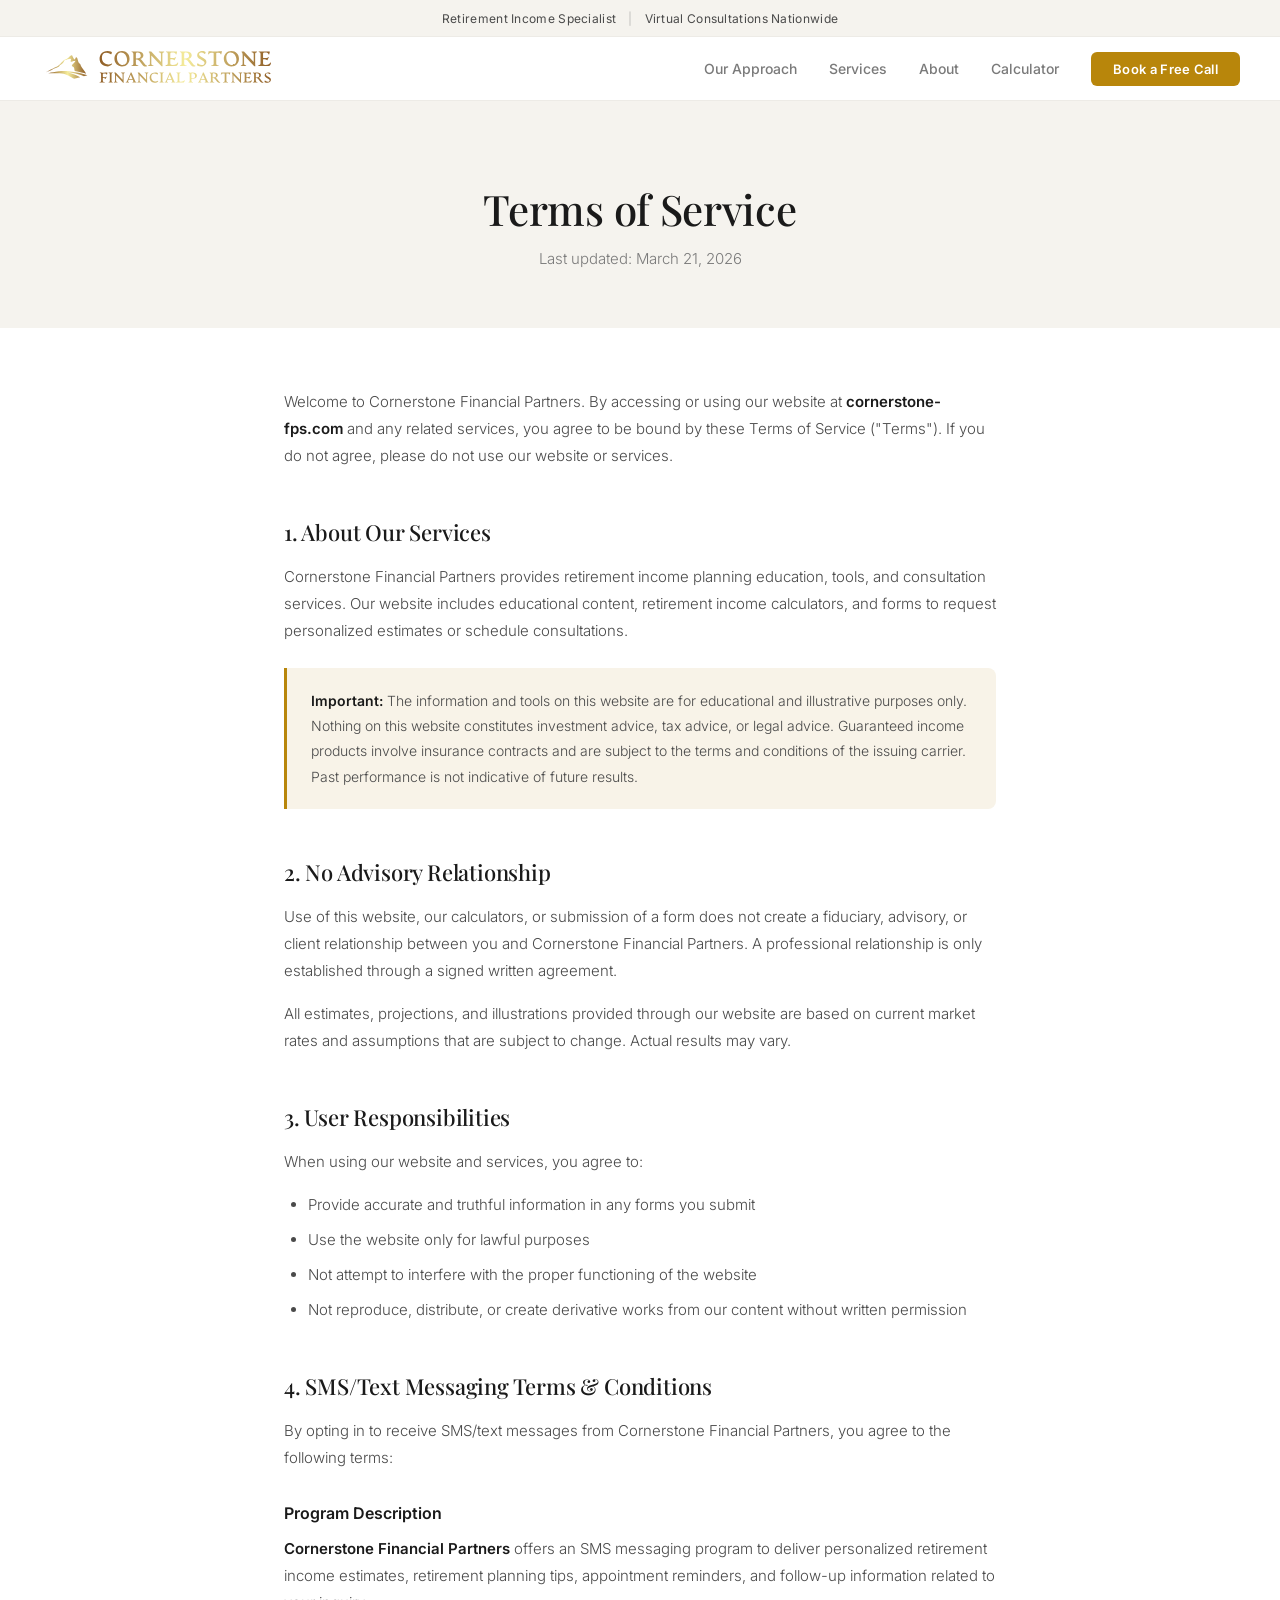
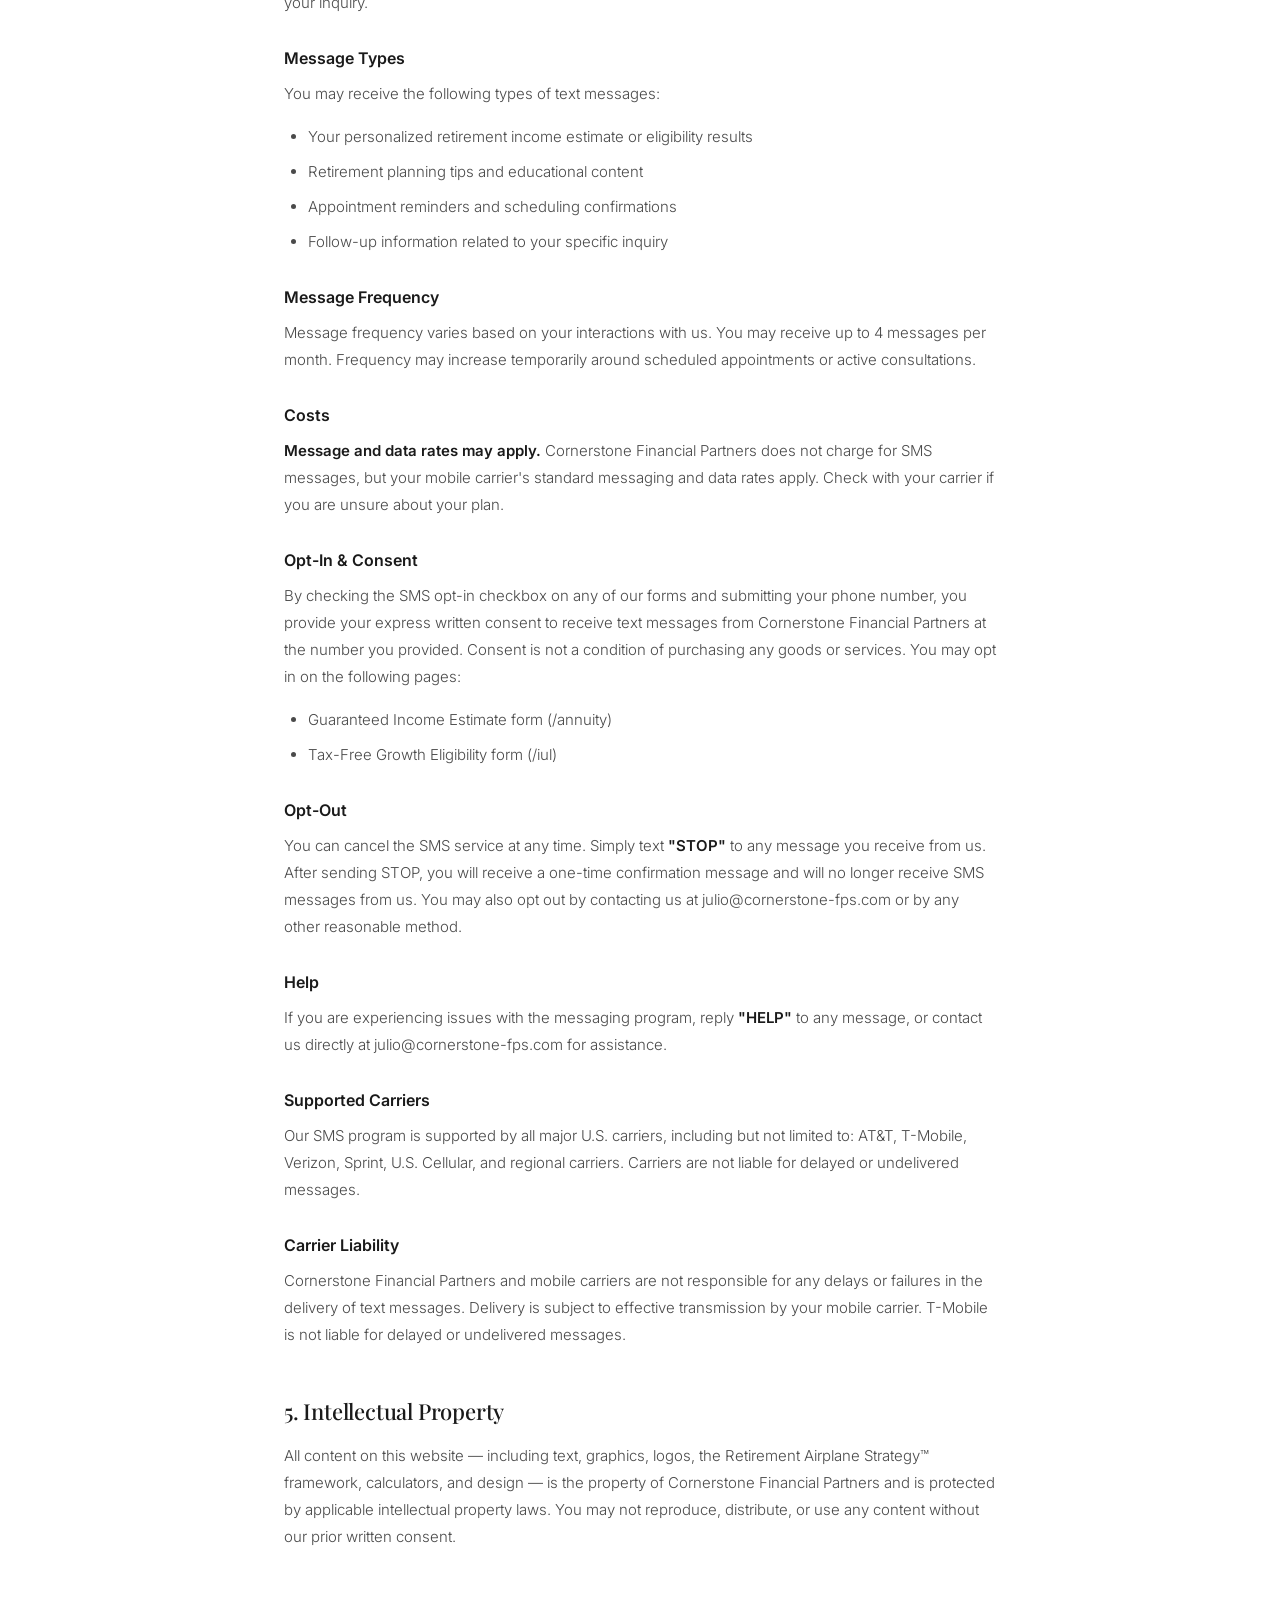
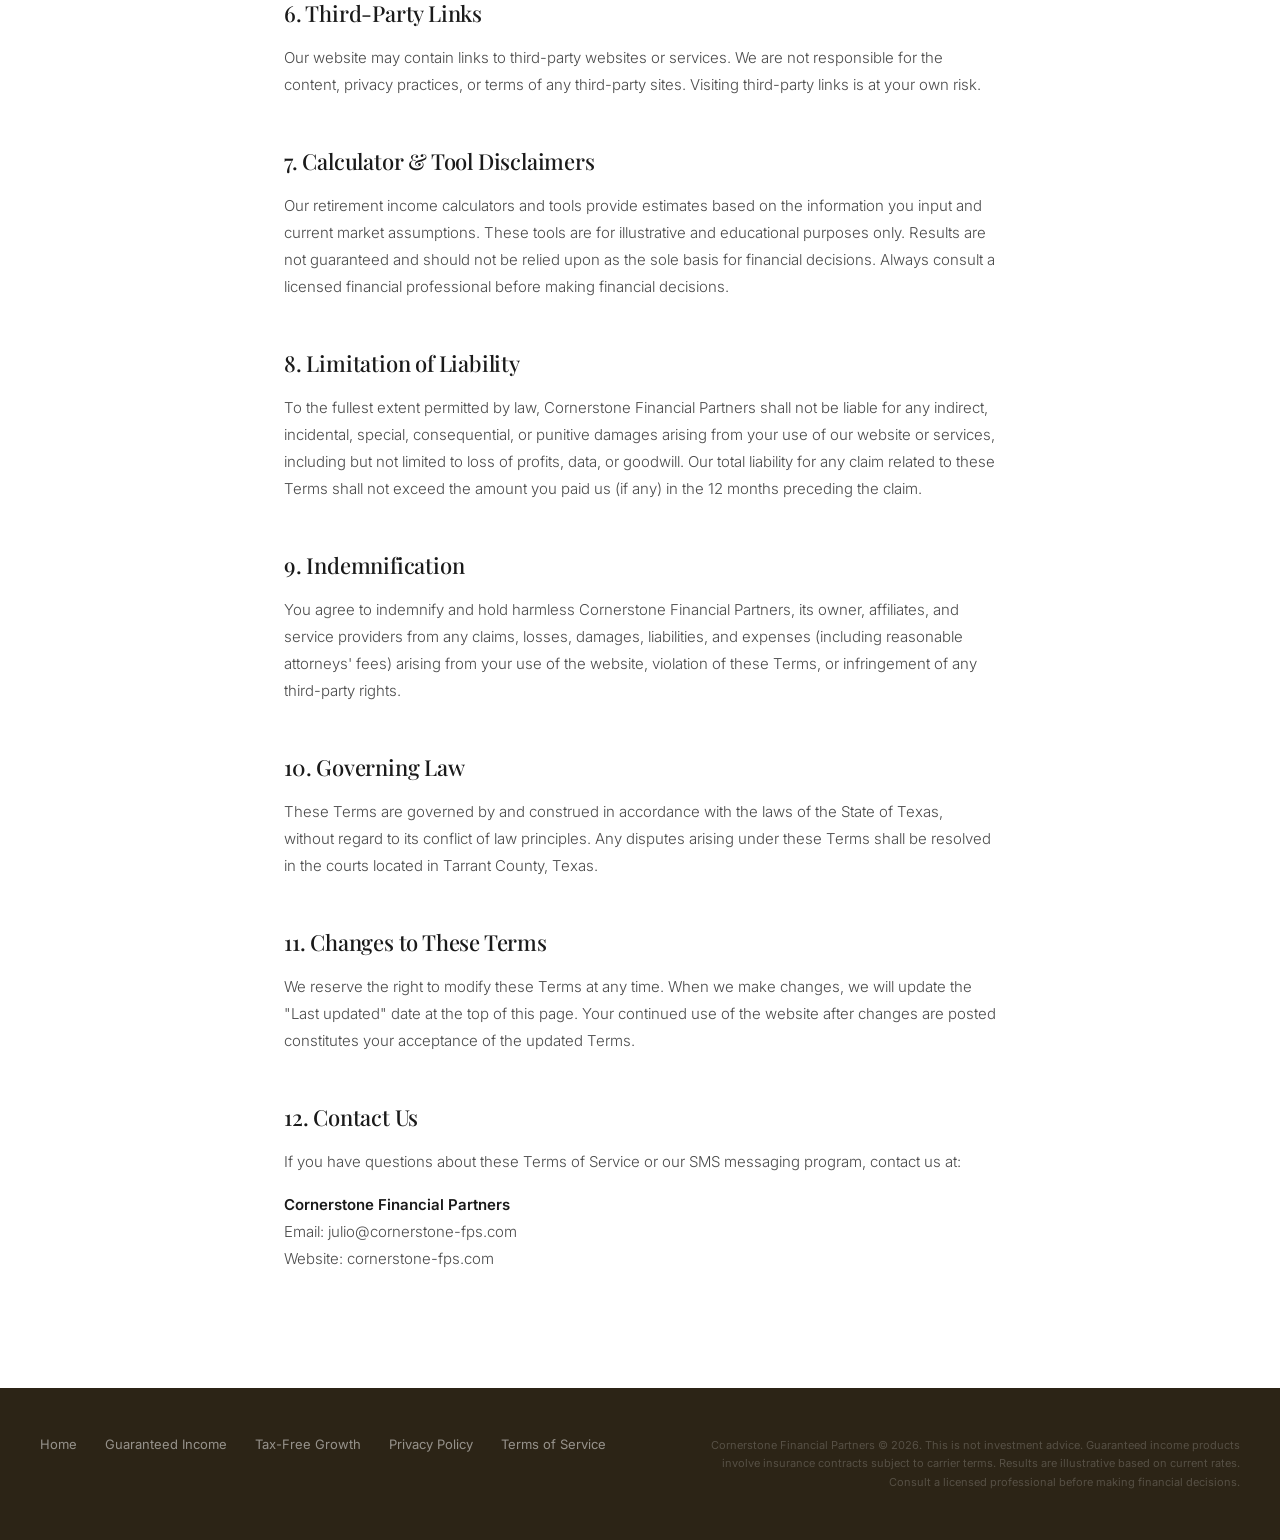
<file: terms.html>
<!DOCTYPE html>
<html lang="en">
<head>
  <meta charset="UTF-8">
  <meta name="viewport" content="width=device-width, initial-scale=1.0">
  <title>Terms of Service | Cornerstone Financial Partners</title>
  <meta name="description" content="Terms of Service for Cornerstone Financial Partners, including SMS messaging terms and conditions.">
  <link rel="icon" type="image/png" href="/favicon.png">
  <link rel="apple-touch-icon" href="/apple-touch-icon.png">
  <link rel="preconnect" href="https://fonts.googleapis.com">
  <link rel="preconnect" href="https://fonts.gstatic.com" crossorigin>
  <link href="https://fonts.googleapis.com/css2?family=Inter:wght@300;400;500;600&family=Playfair+Display:wght@400;500;600;700&display=swap" rel="stylesheet">
  <style>
    *, *::before, *::after { box-sizing: border-box; margin: 0; padding: 0; }
    :root {
      --gold: #B8860B;
      --gold-hover: #D4A843;
      --gold-subtle: #F8F3E8;
      --gold-border: #E8D5A8;
      --dark: #1A1A1A;
      --body: #4A4A4A;
      --light: #7A7A7A;
      --muted: #A0A0A0;
      --bg: #FFFFFF;
      --bg-alt: #FAFAF8;
      --bg-warm: #F5F3EE;
      --border: #EDEBE6;
      --footer-bg: #2C2416;
      --serif: 'Playfair Display', Georgia, serif;
      --sans: 'Inter', -apple-system, BlinkMacSystemFont, 'Segoe UI', sans-serif;
    }
    html { scroll-behavior: smooth; }
    body { font-family: var(--sans); background: var(--bg); color: var(--dark); -webkit-font-smoothing: antialiased; }

    /* ── UTILITY BAR ── */
    .utility-bar {
      position: sticky;
      top: 0;
      z-index: 101;
      background: var(--bg-warm);
      border-bottom: 1px solid var(--border);
      transition: transform 0.3s ease;
    }
    .utility-bar.hidden { transform: translateY(-100%); position: fixed; }
    .utility-inner {
      max-width: 1200px;
      margin: 0 auto;
      padding: 0 40px;
      height: 36px;
      display: flex;
      align-items: center;
      justify-content: center;
      font-family: var(--sans);
      font-size: 12px;
      color: var(--body);
      letter-spacing: 0.3px;
    }
    .utility-item { white-space: nowrap; }
    .utility-sep { margin: 0 12px; opacity: 0.3; }

    /* ── NAV ── */
    nav {
      background: var(--bg);
      border-bottom: 1px solid var(--border);
      padding: 0 40px;
      display: flex;
      align-items: center;
      justify-content: space-between;
      height: 64px;
      position: sticky;
      top: 36px;
      z-index: 100;
      transition: top 0.3s ease, box-shadow 0.3s ease;
    }
    nav.scrolled { top: 0; box-shadow: 0 4px 12px rgba(0,0,0,0.06); }
    .nav-logo { height: 44px; width: auto; transition: all 0.4s ease; }
    .nav-right { display: flex; gap: 32px; align-items: center; }
    .nav-right a {
      color: var(--light);
      text-decoration: none;
      font-size: 14px;
      font-weight: 500;
      transition: color 0.2s;
    }
    .nav-right a:hover { color: var(--dark); }
    .nav-cta {
      background: var(--gold) !important;
      color: #fff !important;
      padding: 9px 22px !important;
      border-radius: 6px;
      font-weight: 600 !important;
      font-size: 13px !important;
      letter-spacing: 0.3px;
      transition: background 0.2s !important;
    }
    .nav-cta:hover { background: var(--gold-hover) !important; }
    .mobile-menu { display: none; background: none; border: none; cursor: pointer; padding: 8px; }
    .mobile-menu svg { width: 22px; height: 22px; fill: var(--light); }

    /* ── CONTENT ── */
    .page-header {
      background: var(--bg-warm);
      padding: 80px 24px 60px;
      text-align: center;
    }
    .page-header h1 {
      font-family: var(--serif);
      font-size: clamp(28px, 4vw, 42px);
      font-weight: 500;
      color: var(--dark);
      letter-spacing: -0.3px;
      margin-bottom: 12px;
    }
    .page-header p {
      font-size: 15px;
      color: var(--light);
      font-weight: 300;
    }
    .content {
      max-width: 760px;
      margin: 0 auto;
      padding: 60px 24px 100px;
    }
    .content h2 {
      font-family: var(--serif);
      font-size: 22px;
      font-weight: 500;
      color: var(--dark);
      margin-top: 48px;
      margin-bottom: 16px;
      letter-spacing: -0.2px;
    }
    .content h3 {
      font-size: 16px;
      font-weight: 600;
      color: var(--dark);
      margin-top: 32px;
      margin-bottom: 12px;
    }
    .content p, .content li {
      font-size: 15px;
      color: var(--body);
      line-height: 1.8;
      font-weight: 300;
      margin-bottom: 16px;
    }
    .content ul, .content ol {
      margin-left: 24px;
      margin-bottom: 16px;
    }
    .content li {
      margin-bottom: 8px;
    }
    .content a {
      color: var(--gold);
      text-decoration: underline;
    }
    .content a:hover {
      color: var(--gold-hover);
    }
    .content strong {
      font-weight: 600;
      color: var(--dark);
    }
    .highlight-box {
      background: var(--gold-subtle);
      border-left: 3px solid var(--gold);
      padding: 20px 24px;
      border-radius: 0 8px 8px 0;
      margin: 24px 0;
    }
    .highlight-box p {
      margin-bottom: 0;
      font-size: 14px;
    }
    .highlight-box p + p {
      margin-top: 8px;
    }

    /* ── FOOTER ── */
    footer {
      background: var(--footer-bg);
      color: rgba(255,255,255,0.4);
      padding: 48px 40px;
      display: flex;
      justify-content: space-between;
      align-items: flex-start;
      flex-wrap: wrap;
      gap: 24px;
    }
    .footer-links { display: flex; gap: 28px; }
    .footer-links a {
      color: rgba(255,255,255,0.5);
      text-decoration: none;
      font-size: 13px;
      font-weight: 400;
      transition: color 0.2s;
    }
    .footer-links a:hover { color: rgba(255,255,255,0.75); }
    .footer-legal {
      font-size: 11px;
      color: rgba(255,255,255,0.2);
      line-height: 1.7;
      max-width: 560px;
      text-align: right;
    }

    /* ── MOBILE ── */
    @media (max-width: 768px) {
      .utility-inner { padding: 0 20px; height: 32px; font-size: 11px; }
      nav { padding: 0 20px; top: 32px; }
      nav.scrolled { top: 0; }
      .utility-nationwide { display: none; }
      .utility-sep.hide-mobile { display: none; }
      .nav-right {
        display: none;
        flex-direction: column;
        position: absolute;
        top: 64px;
        left: 0;
        right: 0;
        background: var(--bg);
        padding: 20px;
        gap: 16px;
        border-bottom: 1px solid var(--border);
        box-shadow: 0 4px 12px rgba(0,0,0,0.05);
      }
      .nav-right.open { display: flex; }
      .mobile-menu { display: block; }
      .page-header { padding: 60px 20px 48px; }
      .content { padding: 40px 20px 80px; }
      footer { padding: 32px 20px; flex-direction: column; }
      .footer-links { flex-wrap: wrap; gap: 16px; }
      .footer-legal { text-align: left; }
    }
  </style>
</head>
<body>

  <!-- Utility Bar -->
  <div class="utility-bar" id="utilityBar">
    <div class="utility-inner">
      <span class="utility-item">Retirement Income Specialist</span>
      <span class="utility-sep hide-mobile">|</span>
      <span class="utility-item utility-nationwide">Virtual Consultations Nationwide</span>
    </div>
  </div>

  <!-- Nav -->
  <nav id="mainNav">
    <a href="/">
      <img class="nav-logo" src="logo-color.svg" alt="Cornerstone Financial Partners">
    </a>
    <button class="mobile-menu" onclick="document.querySelector('.nav-right').classList.toggle('open')" aria-label="Menu">
      <svg viewBox="0 0 24 24"><path d="M3 6h18v2H3V6zm0 5h18v2H3v-2zm0 5h18v2H3v-2z"/></svg>
    </button>
    <div class="nav-right">
      <a href="/approach">Our Approach</a>
      <a href="/services">Services</a>
      <a href="/about">About</a>
      <a href="https://calculator.cornerstone-fps.com">Calculator</a>
      <a href="/#start" class="nav-cta">Book a Free Call</a>
    </div>
  </nav>

  <!-- Header -->
  <section class="page-header">
    <h1>Terms of Service</h1>
    <p>Last updated: March 21, 2026</p>
  </section>

  <!-- Content -->
  <div class="content">

    <p>Welcome to Cornerstone Financial Partners. By accessing or using our website at <strong>cornerstone-fps.com</strong> and any related services, you agree to be bound by these Terms of Service ("Terms"). If you do not agree, please do not use our website or services.</p>

    <h2>1. About Our Services</h2>
    <p>Cornerstone Financial Partners provides retirement income planning education, tools, and consultation services. Our website includes educational content, retirement income calculators, and forms to request personalized estimates or schedule consultations.</p>

    <div class="highlight-box">
      <p><strong>Important:</strong> The information and tools on this website are for educational and illustrative purposes only. Nothing on this website constitutes investment advice, tax advice, or legal advice. Guaranteed income products involve insurance contracts and are subject to the terms and conditions of the issuing carrier. Past performance is not indicative of future results.</p>
    </div>

    <h2>2. No Advisory Relationship</h2>
    <p>Use of this website, our calculators, or submission of a form does not create a fiduciary, advisory, or client relationship between you and Cornerstone Financial Partners. A professional relationship is only established through a signed written agreement.</p>
    <p>All estimates, projections, and illustrations provided through our website are based on current market rates and assumptions that are subject to change. Actual results may vary.</p>

    <h2>3. User Responsibilities</h2>
    <p>When using our website and services, you agree to:</p>
    <ul>
      <li>Provide accurate and truthful information in any forms you submit</li>
      <li>Use the website only for lawful purposes</li>
      <li>Not attempt to interfere with the proper functioning of the website</li>
      <li>Not reproduce, distribute, or create derivative works from our content without written permission</li>
    </ul>

    <h2>4. SMS/Text Messaging Terms &amp; Conditions</h2>
    <p>By opting in to receive SMS/text messages from Cornerstone Financial Partners, you agree to the following terms:</p>

    <h3>Program Description</h3>
    <p><strong>Cornerstone Financial Partners</strong> offers an SMS messaging program to deliver personalized retirement income estimates, retirement planning tips, appointment reminders, and follow-up information related to your inquiry.</p>

    <h3>Message Types</h3>
    <p>You may receive the following types of text messages:</p>
    <ul>
      <li>Your personalized retirement income estimate or eligibility results</li>
      <li>Retirement planning tips and educational content</li>
      <li>Appointment reminders and scheduling confirmations</li>
      <li>Follow-up information related to your specific inquiry</li>
    </ul>

    <h3>Message Frequency</h3>
    <p>Message frequency varies based on your interactions with us. You may receive up to 4 messages per month. Frequency may increase temporarily around scheduled appointments or active consultations.</p>

    <h3>Costs</h3>
    <p><strong>Message and data rates may apply.</strong> Cornerstone Financial Partners does not charge for SMS messages, but your mobile carrier's standard messaging and data rates apply. Check with your carrier if you are unsure about your plan.</p>

    <h3>Opt-In &amp; Consent</h3>
    <p>By checking the SMS opt-in checkbox on any of our forms and submitting your phone number, you provide your express written consent to receive text messages from Cornerstone Financial Partners at the number you provided. Consent is not a condition of purchasing any goods or services. You may opt in on the following pages:</p>
    <ul>
      <li>Guaranteed Income Estimate form (/annuity)</li>
      <li>Tax-Free Growth Eligibility form (/iul)</li>
    </ul>

    <h3>Opt-Out</h3>
    <p>You can cancel the SMS service at any time. Simply text <strong>"STOP"</strong> to any message you receive from us. After sending STOP, you will receive a one-time confirmation message and will no longer receive SMS messages from us. You may also opt out by contacting us at julio@cornerstone-fps.com or by any other reasonable method.</p>

    <h3>Help</h3>
    <p>If you are experiencing issues with the messaging program, reply <strong>"HELP"</strong> to any message, or contact us directly at julio@cornerstone-fps.com for assistance.</p>

    <h3>Supported Carriers</h3>
    <p>Our SMS program is supported by all major U.S. carriers, including but not limited to: AT&T, T-Mobile, Verizon, Sprint, U.S. Cellular, and regional carriers. Carriers are not liable for delayed or undelivered messages.</p>

    <h3>Carrier Liability</h3>
    <p>Cornerstone Financial Partners and mobile carriers are not responsible for any delays or failures in the delivery of text messages. Delivery is subject to effective transmission by your mobile carrier. T-Mobile is not liable for delayed or undelivered messages.</p>

    <h2>5. Intellectual Property</h2>
    <p>All content on this website &mdash; including text, graphics, logos, the Retirement Airplane Strategy&trade; framework, calculators, and design &mdash; is the property of Cornerstone Financial Partners and is protected by applicable intellectual property laws. You may not reproduce, distribute, or use any content without our prior written consent.</p>

    <h2>6. Third-Party Links</h2>
    <p>Our website may contain links to third-party websites or services. We are not responsible for the content, privacy practices, or terms of any third-party sites. Visiting third-party links is at your own risk.</p>

    <h2>7. Calculator &amp; Tool Disclaimers</h2>
    <p>Our retirement income calculators and tools provide estimates based on the information you input and current market assumptions. These tools are for illustrative and educational purposes only. Results are not guaranteed and should not be relied upon as the sole basis for financial decisions. Always consult a licensed financial professional before making financial decisions.</p>

    <h2>8. Limitation of Liability</h2>
    <p>To the fullest extent permitted by law, Cornerstone Financial Partners shall not be liable for any indirect, incidental, special, consequential, or punitive damages arising from your use of our website or services, including but not limited to loss of profits, data, or goodwill. Our total liability for any claim related to these Terms shall not exceed the amount you paid us (if any) in the 12 months preceding the claim.</p>

    <h2>9. Indemnification</h2>
    <p>You agree to indemnify and hold harmless Cornerstone Financial Partners, its owner, affiliates, and service providers from any claims, losses, damages, liabilities, and expenses (including reasonable attorneys' fees) arising from your use of the website, violation of these Terms, or infringement of any third-party rights.</p>

    <h2>10. Governing Law</h2>
    <p>These Terms are governed by and construed in accordance with the laws of the State of Texas, without regard to its conflict of law principles. Any disputes arising under these Terms shall be resolved in the courts located in Tarrant County, Texas.</p>

    <h2>11. Changes to These Terms</h2>
    <p>We reserve the right to modify these Terms at any time. When we make changes, we will update the "Last updated" date at the top of this page. Your continued use of the website after changes are posted constitutes your acceptance of the updated Terms.</p>

    <h2>12. Contact Us</h2>
    <p>If you have questions about these Terms of Service or our SMS messaging program, contact us at:</p>
    <p>
      <strong>Cornerstone Financial Partners</strong><br>
      Email: julio@cornerstone-fps.com<br>
      Website: cornerstone-fps.com
    </p>

  </div>

  <!-- Footer -->
  <footer>
    <div class="footer-links">
      <a href="/">Home</a>
      <a href="/annuity">Guaranteed Income</a>
      <a href="/iul">Tax-Free Growth</a>
      <a href="/privacy">Privacy Policy</a>
      <a href="/terms">Terms of Service</a>
    </div>
    <p class="footer-legal">
      Cornerstone Financial Partners &copy; 2026. This is not investment advice. Guaranteed income products involve insurance contracts subject to carrier terms. Results are illustrative based on current rates. Consult a licensed professional before making financial decisions.
    </p>
  </footer>

<script>
  const utilityBar = document.getElementById('utilityBar');
  const navEl = document.getElementById('mainNav');
  window.addEventListener('scroll', () => {
    if (window.scrollY > 80) {
      utilityBar.classList.add('hidden');
      navEl.classList.add('scrolled');
    } else {
      utilityBar.classList.remove('hidden');
      navEl.classList.remove('scrolled');
    }
  });
</script>
</body>
</html>
</file>
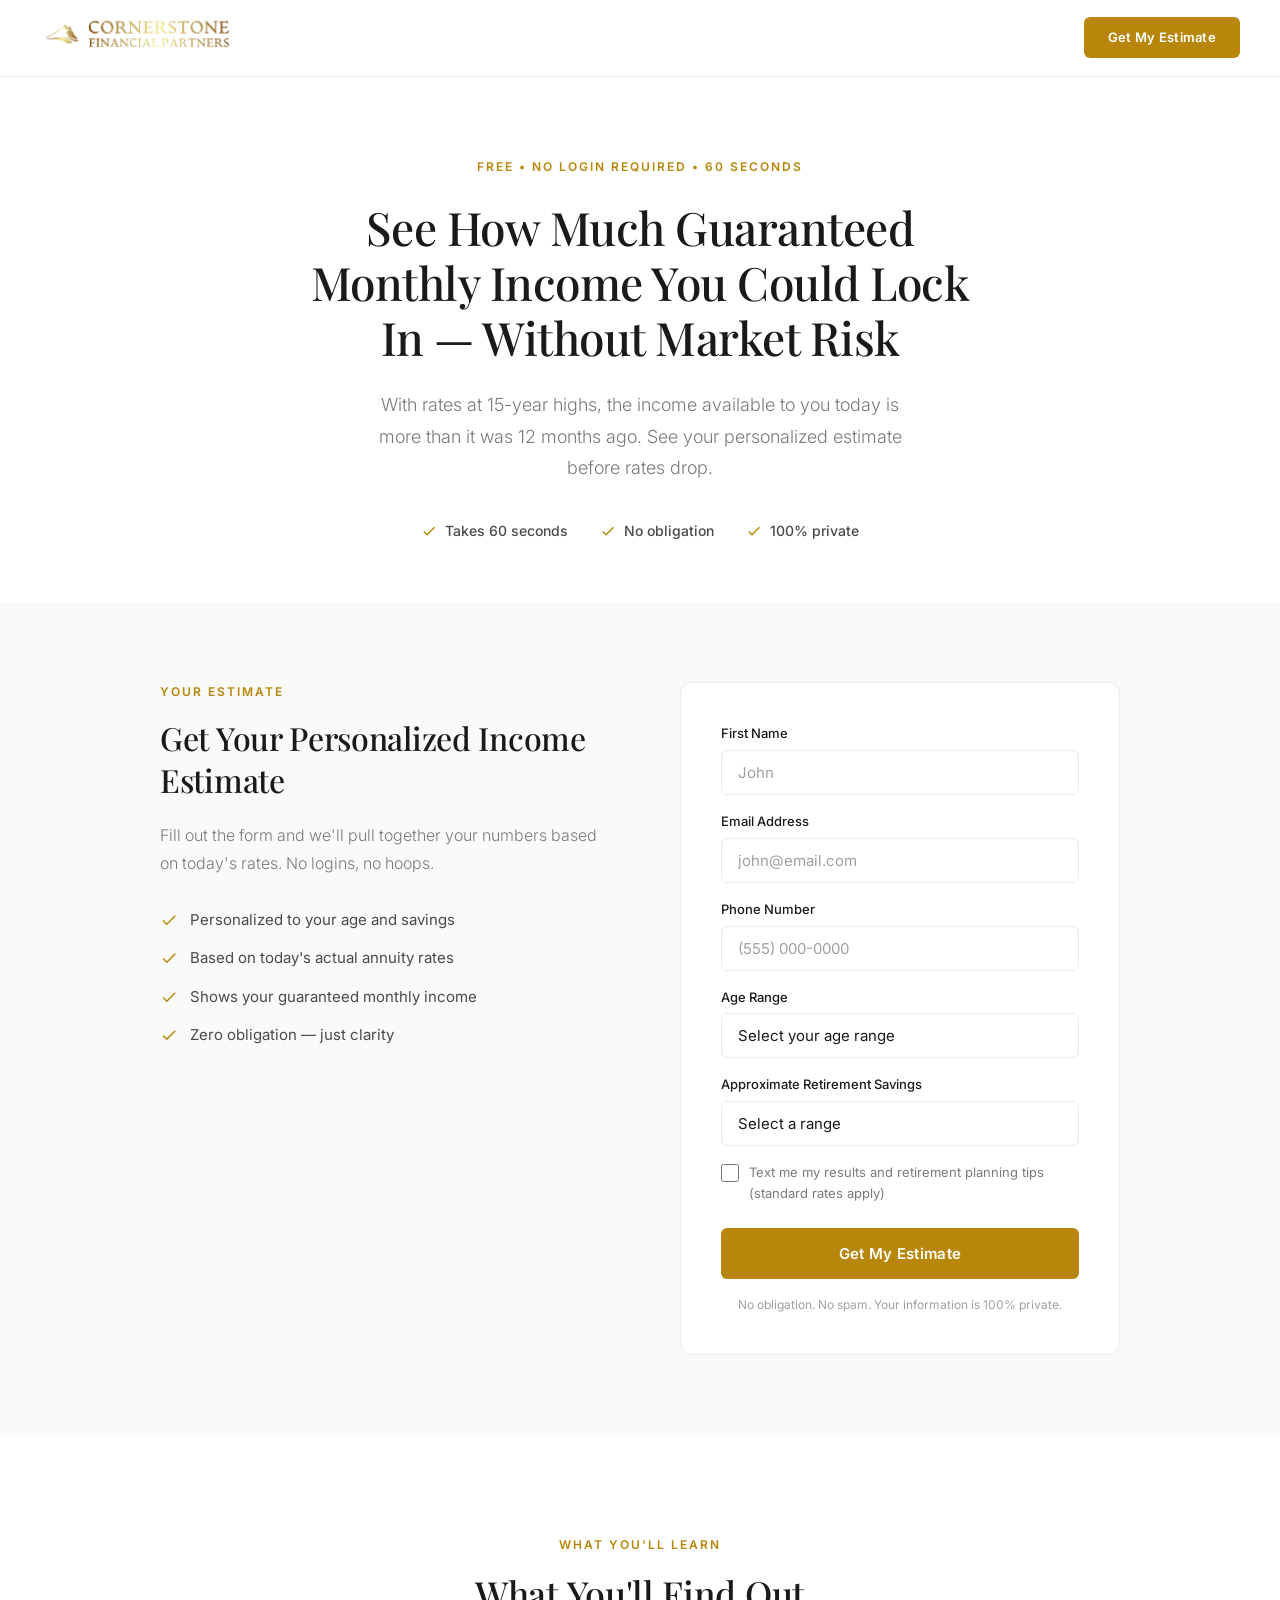
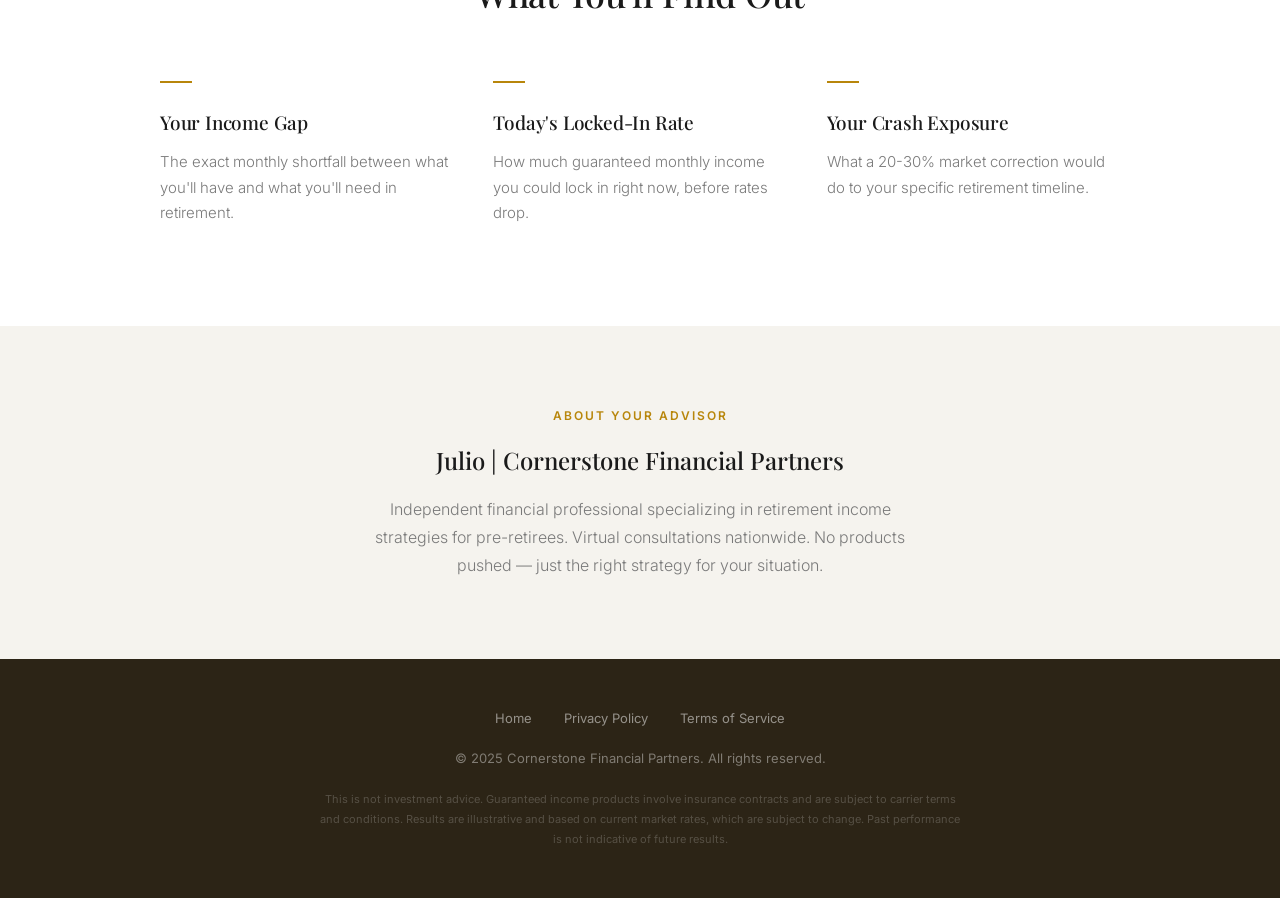
<file: public/annuity.html>
<!DOCTYPE html>
<html lang="en">
<head>
  <meta charset="UTF-8">
  <meta name="viewport" content="width=device-width, initial-scale=1.0">
  <title>Guaranteed Retirement Income Estimate | Cornerstone Financial Partners</title>
  <meta name="description" content="See how much guaranteed monthly income you could lock in with today's annuity rates — without market risk. Free personalized estimate in 60 seconds.">
  <meta property="og:title" content="Your Guaranteed Retirement Income Estimate | Cornerstone Financial">
  <meta property="og:description" content="With rates at 15-year highs, see your personalized estimate before rates drop.">
  <meta property="og:image" content="/og-image.png">
  <link rel="icon" type="image/png" href="/favicon.png">
  <link rel="apple-touch-icon" href="/apple-touch-icon.png">
  <link rel="preconnect" href="https://fonts.googleapis.com">
  <link rel="preconnect" href="https://fonts.gstatic.com" crossorigin>
  <link href="https://fonts.googleapis.com/css2?family=Inter:wght@300;400;500;600&family=Playfair+Display:wght@400;500;600;700&display=swap" rel="stylesheet">
  <style>
    *, *::before, *::after { box-sizing: border-box; margin: 0; padding: 0; }
    :root {
      --gold: #B8860B;
      --gold-hover: #D4A843;
      --gold-subtle: #F8F3E8;
      --gold-border: #E8D5A8;
      --dark: #1A1A1A;
      --body: #4A4A4A;
      --light: #7A7A7A;
      --muted: #A0A0A0;
      --bg: #FFFFFF;
      --bg-alt: #FAFAF8;
      --bg-warm: #F5F3EE;
      --border: #EDEBE6;
      --footer-bg: #2C2416;
      --serif: 'Playfair Display', Georgia, serif;
      --sans: 'Inter', -apple-system, BlinkMacSystemFont, 'Segoe UI', sans-serif;
    }
    html { scroll-behavior: smooth; }
    body {
      font-family: var(--sans);
      background: var(--bg);
      color: var(--body);
      -webkit-font-smoothing: antialiased;
      line-height: 1.6;
    }

    /* ── NAV ── */
    .nav {
      display: flex;
      align-items: center;
      justify-content: space-between;
      padding: 16px 40px;
      background: var(--bg);
      border-bottom: 1px solid var(--border);
    }
    .nav-logo { height: 36px; width: auto; }
    .nav-cta {
      display: inline-flex;
      align-items: center;
      gap: 8px;
      padding: 10px 24px;
      border-radius: 6px;
      font-size: 13px;
      font-weight: 600;
      text-decoration: none;
      background: var(--gold);
      color: #fff;
      font-family: var(--sans);
      transition: all 0.3s ease;
      letter-spacing: 0.3px;
    }
    .nav-cta:hover { background: var(--gold-hover); }

    /* ── HERO ── */
    .hero {
      background: var(--bg);
      padding: 80px 24px 60px;
      text-align: center;
    }
    .hero-inner {
      max-width: 680px;
      margin: 0 auto;
    }
    .hero-eyebrow {
      font-size: 12px;
      font-weight: 600;
      letter-spacing: 2px;
      text-transform: uppercase;
      color: var(--gold);
      margin-bottom: 24px;
    }
    .hero h1 {
      font-family: var(--serif);
      font-size: clamp(30px, 5vw, 46px);
      font-weight: 500;
      line-height: 1.2;
      color: var(--dark);
      margin-bottom: 24px;
      letter-spacing: -0.5px;
    }
    .hero-sub {
      font-size: 18px;
      color: var(--light);
      line-height: 1.75;
      max-width: 540px;
      margin: 0 auto 36px;
      font-weight: 300;
    }
    .hero-badges {
      display: flex;
      justify-content: center;
      gap: 32px;
      flex-wrap: wrap;
    }
    .hero-badge-item {
      display: flex;
      align-items: center;
      gap: 8px;
      font-size: 14px;
      font-weight: 500;
      color: var(--body);
    }
    .hero-badge-item svg { width: 16px; height: 16px; fill: var(--gold); flex-shrink: 0; }

    /* ── FORM SECTION ── */
    .form-section {
      background: var(--bg-alt);
      padding: 80px 24px;
    }
    .form-layout {
      max-width: 960px;
      margin: 0 auto;
      display: grid;
      grid-template-columns: 1fr 1fr;
      gap: 80px;
      align-items: start;
    }
    .form-left-eyebrow {
      font-size: 12px;
      font-weight: 600;
      letter-spacing: 2px;
      text-transform: uppercase;
      color: var(--gold);
      margin-bottom: 16px;
    }
    .form-left-title {
      font-family: var(--serif);
      font-size: clamp(24px, 3.5vw, 32px);
      font-weight: 500;
      line-height: 1.3;
      color: var(--dark);
      margin-bottom: 20px;
      letter-spacing: -0.3px;
    }
    .form-left-desc {
      font-size: 16px;
      color: var(--light);
      line-height: 1.75;
      font-weight: 300;
      margin-bottom: 32px;
    }
    .form-benefits {
      list-style: none;
      display: flex;
      flex-direction: column;
      gap: 16px;
    }
    .form-benefits li {
      display: flex;
      align-items: flex-start;
      gap: 12px;
      font-size: 15px;
      color: var(--body);
      font-weight: 400;
      line-height: 1.5;
    }
    .form-benefits svg { width: 18px; height: 18px; fill: var(--gold); flex-shrink: 0; margin-top: 2px; }

    .form-card {
      background: var(--bg);
      border-radius: 12px;
      padding: 40px;
      border: 1px solid var(--border);
    }
    .form-group { margin-bottom: 16px; }
    .form-group label {
      display: block;
      font-size: 13px;
      font-weight: 500;
      color: var(--dark);
      margin-bottom: 6px;
    }
    .form-group input,
    .form-group select {
      width: 100%;
      padding: 12px 16px;
      border: 1px solid var(--border);
      border-radius: 6px;
      font-size: 15px;
      font-family: var(--sans);
      color: var(--dark);
      background: var(--bg);
      transition: all 0.2s;
      outline: none;
      -webkit-appearance: none;
    }
    .form-group input:focus,
    .form-group select:focus {
      border-color: var(--gold);
      box-shadow: 0 0 0 3px rgba(184,134,11,0.08);
    }
    .form-group input::placeholder { color: var(--muted); }
    .sms-opt {
      display: flex;
      align-items: flex-start;
      gap: 10px;
      margin: 16px 0;
    }
    .sms-opt input[type="checkbox"] { width: 18px; height: 18px; margin-top: 2px; flex-shrink: 0; accent-color: var(--gold); }
    .sms-opt label { font-size: 13px; color: var(--light); font-weight: 400; margin: 0; }
    .form-submit {
      width: 100%;
      padding: 16px;
      background: var(--gold);
      color: #fff;
      border: none;
      border-radius: 6px;
      font-size: 15px;
      font-weight: 600;
      font-family: var(--sans);
      cursor: pointer;
      transition: all 0.3s ease;
      margin-top: 8px;
      letter-spacing: 0.3px;
    }
    .form-submit:hover {
      background: var(--gold-hover);
      box-shadow: 0 8px 24px rgba(184,134,11,0.2);
    }
    .form-note {
      text-align: center;
      font-size: 12px;
      color: var(--muted);
      margin-top: 16px;
    }

    /* ── WHAT YOU'LL FIND OUT ── */
    .section { padding: 100px 24px; }
    .section-inner { max-width: 960px; margin: 0 auto; }
    .section-header {
      text-align: center;
      max-width: 600px;
      margin: 0 auto 64px;
    }
    .section-eyebrow {
      font-size: 12px;
      font-weight: 600;
      letter-spacing: 2px;
      text-transform: uppercase;
      color: var(--gold);
      margin-bottom: 16px;
    }
    .section-title {
      font-family: var(--serif);
      font-size: clamp(26px, 3.5vw, 36px);
      font-weight: 500;
      line-height: 1.3;
      color: var(--dark);
      margin-bottom: 16px;
      letter-spacing: -0.3px;
    }
    .section-desc {
      font-size: 16px;
      color: var(--light);
      line-height: 1.7;
      font-weight: 300;
    }
    .deliver-grid {
      display: grid;
      grid-template-columns: repeat(3, 1fr);
      gap: 40px;
    }
    .deliver-item { position: relative; }
    .deliver-line {
      width: 32px;
      height: 2px;
      background: var(--gold);
      margin-bottom: 24px;
    }
    .deliver-item h3 {
      font-family: var(--serif);
      font-size: 19px;
      font-weight: 500;
      color: var(--dark);
      margin-bottom: 12px;
      letter-spacing: -0.2px;
    }
    .deliver-item p {
      font-size: 15px;
      color: var(--light);
      line-height: 1.7;
      font-weight: 300;
    }

    /* ── ADVISOR ── */
    .advisor {
      background: var(--bg-warm);
      padding: 80px 24px;
      text-align: center;
    }
    .advisor-inner {
      max-width: 540px;
      margin: 0 auto;
    }
    .advisor-inner h2 {
      font-family: var(--serif);
      font-size: 24px;
      font-weight: 500;
      color: var(--dark);
      margin-bottom: 16px;
    }
    .advisor-inner p {
      font-size: 16px;
      color: var(--light);
      line-height: 1.75;
      font-weight: 300;
    }

    /* ── FOOTER ── */
    .footer {
      background: var(--footer-bg);
      color: rgba(255,255,255,0.4);
      padding: 48px 24px;
      text-align: center;
      font-size: 13px;
      line-height: 1.8;
    }
    .footer a { color: rgba(255,255,255,0.5); text-decoration: none; transition: color 0.2s; }
    .footer a:hover { color: rgba(255,255,255,0.8); }
    .footer-links { display: flex; justify-content: center; gap: 32px; margin-bottom: 16px; }
    .footer-disclaimer {
      max-width: 640px;
      margin: 20px auto 0;
      font-size: 11px;
      line-height: 1.8;
      color: rgba(255,255,255,0.2);
    }

    @media (max-width: 900px) {
      .form-layout { grid-template-columns: 1fr; gap: 48px; }
    }
    @media (max-width: 768px) {
      .hero { padding: 60px 20px 48px; }
      .section { padding: 72px 20px; }
      .deliver-grid { grid-template-columns: 1fr; gap: 32px; }
      .form-card { padding: 28px 24px; }
      .form-section { padding: 60px 20px; }
      .nav { padding: 16px 20px; }
      .hero-badges { gap: 16px; }
    }
  </style>
</head>
<body>

  <!-- NAV -->
  <nav class="nav">
    <a href="/"><img src="logo-color.png" alt="Cornerstone Financial Partners" class="nav-logo"></a>
    <a href="#estimate" class="nav-cta">Get My Estimate</a>
  </nav>

  <!-- HERO -->
  <section class="hero">
    <div class="hero-inner">
      <div class="hero-eyebrow">Free &bull; No Login Required &bull; 60 Seconds</div>
      <h1>See How Much Guaranteed Monthly Income You Could Lock In — Without Market Risk</h1>
      <p class="hero-sub">With rates at 15-year highs, the income available to you today is more than it was 12 months ago. See your personalized estimate before rates drop.</p>
      <div class="hero-badges">
        <div class="hero-badge-item">
          <svg viewBox="0 0 24 24"><path d="M9 16.17L4.83 12l-1.42 1.41L9 19 21 7l-1.41-1.41z"/></svg>
          Takes 60 seconds
        </div>
        <div class="hero-badge-item">
          <svg viewBox="0 0 24 24"><path d="M9 16.17L4.83 12l-1.42 1.41L9 19 21 7l-1.41-1.41z"/></svg>
          No obligation
        </div>
        <div class="hero-badge-item">
          <svg viewBox="0 0 24 24"><path d="M9 16.17L4.83 12l-1.42 1.41L9 19 21 7l-1.41-1.41z"/></svg>
          100% private
        </div>
      </div>
    </div>
  </section>

  <!-- FORM -->
  <section class="form-section" id="estimate">
    <div class="form-layout">
      <div class="form-left">
        <div class="form-left-eyebrow">Your Estimate</div>
        <h2 class="form-left-title">Get Your Personalized Income Estimate</h2>
        <p class="form-left-desc">Fill out the form and we'll pull together your numbers based on today's rates. No logins, no hoops.</p>
        <ul class="form-benefits">
          <li>
            <svg viewBox="0 0 24 24"><path d="M9 16.17L4.83 12l-1.42 1.41L9 19 21 7l-1.41-1.41z"/></svg>
            Personalized to your age and savings
          </li>
          <li>
            <svg viewBox="0 0 24 24"><path d="M9 16.17L4.83 12l-1.42 1.41L9 19 21 7l-1.41-1.41z"/></svg>
            Based on today's actual annuity rates
          </li>
          <li>
            <svg viewBox="0 0 24 24"><path d="M9 16.17L4.83 12l-1.42 1.41L9 19 21 7l-1.41-1.41z"/></svg>
            Shows your guaranteed monthly income
          </li>
          <li>
            <svg viewBox="0 0 24 24"><path d="M9 16.17L4.83 12l-1.42 1.41L9 19 21 7l-1.41-1.41z"/></svg>
            Zero obligation — just clarity
          </li>
        </ul>
      </div>
      <div class="form-card">
        <form action="YOUR_GHL_WEBHOOK_URL" method="POST">
          <div class="form-group">
            <label for="fname">First Name</label>
            <input type="text" id="fname" name="first_name" placeholder="John" required>
          </div>
          <div class="form-group">
            <label for="email">Email Address</label>
            <input type="email" id="email" name="email" placeholder="john@email.com" required>
          </div>
          <div class="form-group">
            <label for="phone">Phone Number</label>
            <input type="tel" id="phone" name="phone" placeholder="(555) 000-0000" required>
          </div>
          <div class="form-group">
            <label for="age">Age Range</label>
            <select id="age" name="age_range" required>
              <option value="">Select your age range</option>
              <option value="50-54">50-54</option>
              <option value="55-59">55-59</option>
              <option value="60-64">60-64</option>
              <option value="65+">65+</option>
            </select>
          </div>
          <div class="form-group">
            <label for="savings">Approximate Retirement Savings</label>
            <select id="savings" name="savings_range" required>
              <option value="">Select a range</option>
              <option value="100-250k">$100,000 &ndash; $249,999</option>
              <option value="250-500k">$250,000 &ndash; $499,999</option>
              <option value="500k-1m">$500,000 &ndash; $999,999</option>
              <option value="1m+">$1,000,000+</option>
            </select>
          </div>
          <div class="sms-opt">
            <input type="checkbox" id="sms_opt" name="sms_opt_in" value="yes">
            <label for="sms_opt">Text me my results and retirement planning tips (standard rates apply)</label>
          </div>
          <button type="submit" class="form-submit">Get My Estimate</button>
          <p class="form-note">No obligation. No spam. Your information is 100% private.</p>
        </form>
      </div>
    </div>
  </section>

  <!-- WHAT YOU'LL FIND OUT -->
  <section class="section" style="background: var(--bg);">
    <div class="section-inner">
      <div class="section-header">
        <div class="section-eyebrow">What You'll Learn</div>
        <h2 class="section-title">What You'll Find Out</h2>
      </div>
      <div class="deliver-grid">
        <div class="deliver-item">
          <div class="deliver-line"></div>
          <h3>Your Income Gap</h3>
          <p>The exact monthly shortfall between what you'll have and what you'll need in retirement.</p>
        </div>
        <div class="deliver-item">
          <div class="deliver-line"></div>
          <h3>Today's Locked-In Rate</h3>
          <p>How much guaranteed monthly income you could lock in right now, before rates drop.</p>
        </div>
        <div class="deliver-item">
          <div class="deliver-line"></div>
          <h3>Your Crash Exposure</h3>
          <p>What a 20-30% market correction would do to your specific retirement timeline.</p>
        </div>
      </div>
    </div>
  </section>

  <!-- ADVISOR -->
  <section class="advisor">
    <div class="advisor-inner">
      <div class="section-eyebrow">About Your Advisor</div>
      <h2>Julio | Cornerstone Financial Partners</h2>
      <p>Independent financial professional specializing in retirement income strategies for pre-retirees. Virtual consultations nationwide. No products pushed — just the right strategy for your situation.</p>
    </div>
  </section>

  <!-- FOOTER -->
  <footer class="footer">
    <div class="footer-links">
      <a href="/">Home</a>
      <a href="/privacy">Privacy Policy</a>
      <a href="/terms">Terms of Service</a>
    </div>
    <p>&copy; 2025 Cornerstone Financial Partners. All rights reserved.</p>
    <p class="footer-disclaimer">
      This is not investment advice. Guaranteed income products involve insurance contracts and are subject to carrier terms and conditions. Results are illustrative and based on current market rates, which are subject to change. Past performance is not indicative of future results.
    </p>
  </footer>

</body>
</html>
</file>
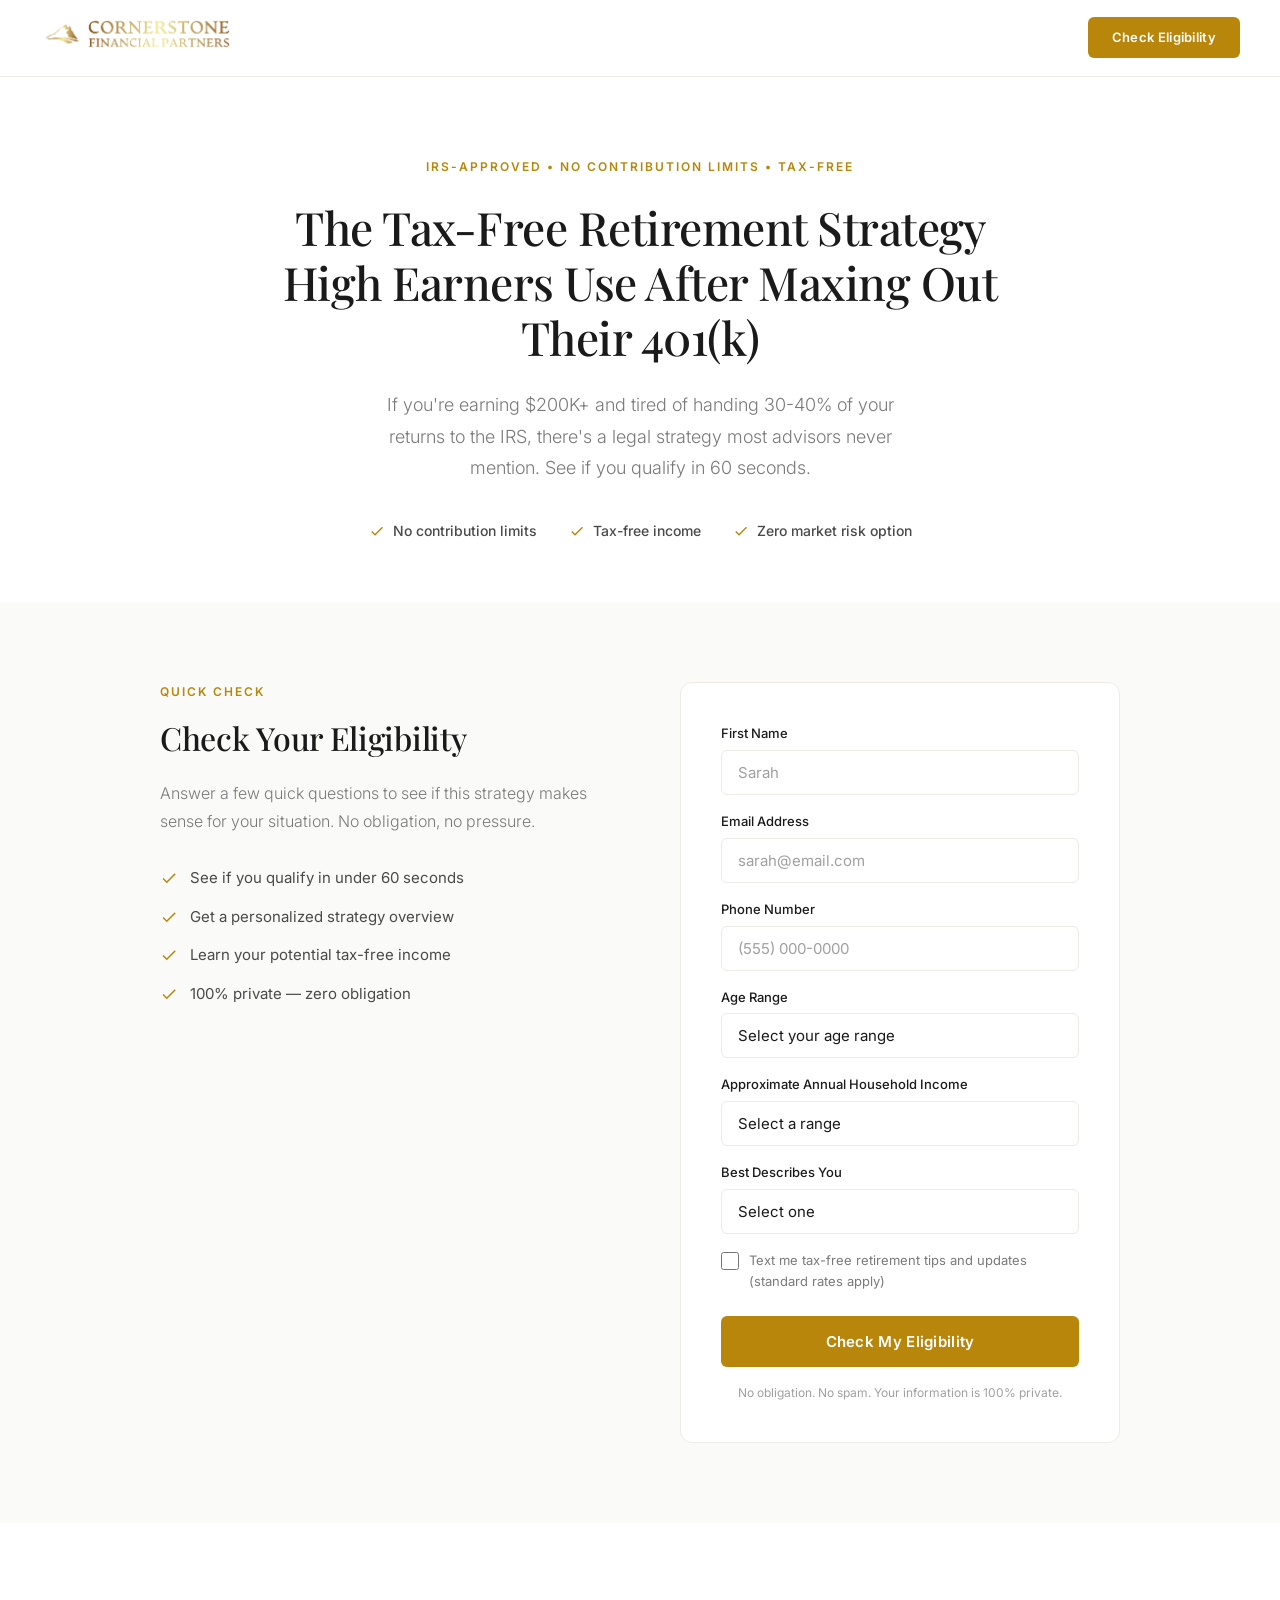
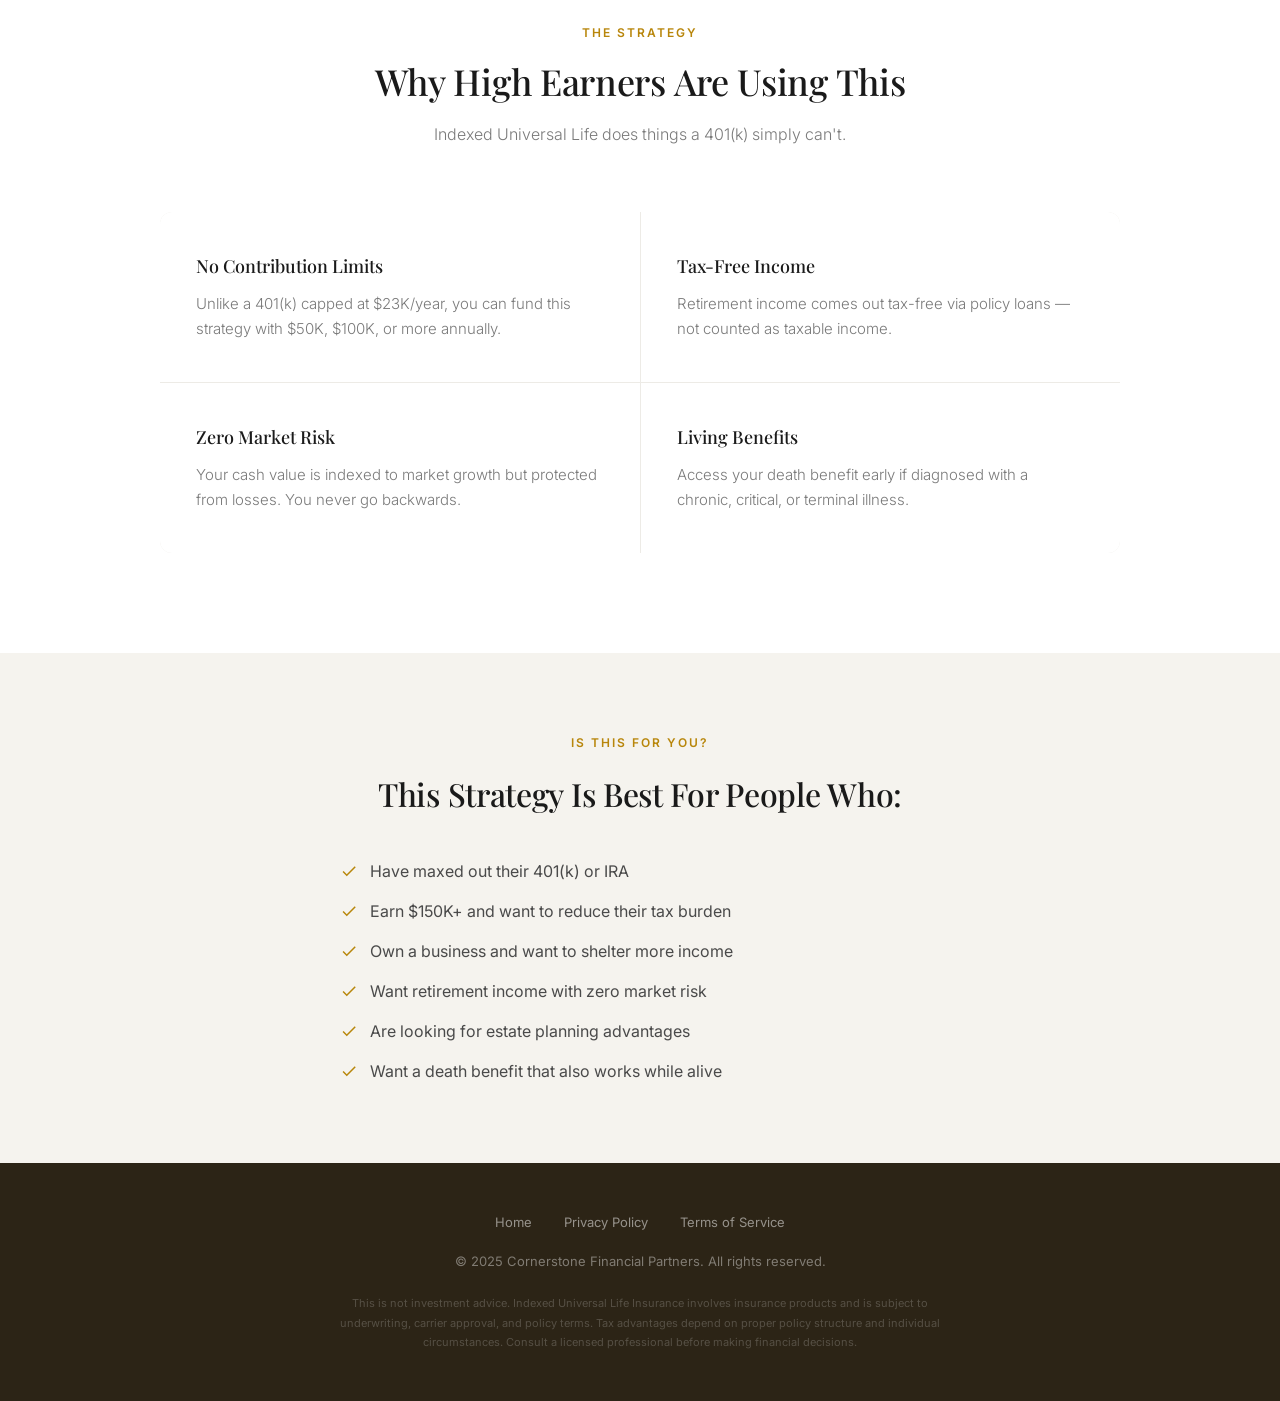
<file: public/iul.html>
<!DOCTYPE html>
<html lang="en">
<head>
  <meta charset="UTF-8">
  <meta name="viewport" content="width=device-width, initial-scale=1.0">
  <title>Tax-Free Retirement for High Earners | Cornerstone Financial Partners</title>
  <meta name="description" content="The tax-free retirement strategy high earners use after maxing out their 401(k). No contribution limits, tax-free income, zero market risk.">
  <meta property="og:title" content="Tax-Free Retirement for High Earners | Cornerstone Financial">
  <meta property="og:description" content="If you're earning $200K+ and tired of handing 30-40% of your returns to the IRS, there's a legal strategy most advisors never mention.">
  <meta property="og:image" content="/og-image.png">
  <link rel="icon" type="image/png" href="/favicon.png">
  <link rel="apple-touch-icon" href="/apple-touch-icon.png">
  <link rel="preconnect" href="https://fonts.googleapis.com">
  <link rel="preconnect" href="https://fonts.gstatic.com" crossorigin>
  <link href="https://fonts.googleapis.com/css2?family=Inter:wght@300;400;500;600&family=Playfair+Display:wght@400;500;600;700&display=swap" rel="stylesheet">
  <style>
    *, *::before, *::after { box-sizing: border-box; margin: 0; padding: 0; }
    :root {
      --gold: #B8860B;
      --gold-hover: #D4A843;
      --gold-subtle: #F8F3E8;
      --gold-border: #E8D5A8;
      --dark: #1A1A1A;
      --body: #4A4A4A;
      --light: #7A7A7A;
      --muted: #A0A0A0;
      --bg: #FFFFFF;
      --bg-alt: #FAFAF8;
      --bg-warm: #F5F3EE;
      --border: #EDEBE6;
      --footer-bg: #2C2416;
      --serif: 'Playfair Display', Georgia, serif;
      --sans: 'Inter', -apple-system, BlinkMacSystemFont, 'Segoe UI', sans-serif;
    }
    html { scroll-behavior: smooth; }
    body {
      font-family: var(--sans);
      background: var(--bg);
      color: var(--body);
      -webkit-font-smoothing: antialiased;
      line-height: 1.6;
    }

    /* ── NAV ── */
    .nav {
      display: flex;
      align-items: center;
      justify-content: space-between;
      padding: 16px 40px;
      background: var(--bg);
      border-bottom: 1px solid var(--border);
    }
    .nav-logo { height: 36px; width: auto; }
    .nav-cta {
      display: inline-flex;
      align-items: center;
      gap: 8px;
      padding: 10px 24px;
      border-radius: 6px;
      font-size: 13px;
      font-weight: 600;
      text-decoration: none;
      background: var(--gold);
      color: #fff;
      font-family: var(--sans);
      transition: all 0.3s ease;
      letter-spacing: 0.3px;
    }
    .nav-cta:hover { background: var(--gold-hover); }

    /* ── HERO ── */
    .hero {
      background: var(--bg);
      padding: 80px 24px 60px;
      text-align: center;
    }
    .hero-inner {
      max-width: 720px;
      margin: 0 auto;
    }
    .hero-eyebrow {
      font-size: 12px;
      font-weight: 600;
      letter-spacing: 2px;
      text-transform: uppercase;
      color: var(--gold);
      margin-bottom: 24px;
    }
    .hero h1 {
      font-family: var(--serif);
      font-size: clamp(30px, 5vw, 46px);
      font-weight: 500;
      line-height: 1.2;
      color: var(--dark);
      margin-bottom: 24px;
      letter-spacing: -0.5px;
    }
    .hero-sub {
      font-size: 18px;
      color: var(--light);
      line-height: 1.75;
      max-width: 560px;
      margin: 0 auto 36px;
      font-weight: 300;
    }
    .hero-badges {
      display: flex;
      justify-content: center;
      gap: 32px;
      flex-wrap: wrap;
    }
    .hero-badge-item {
      display: flex;
      align-items: center;
      gap: 8px;
      font-size: 14px;
      font-weight: 500;
      color: var(--body);
    }
    .hero-badge-item svg { width: 16px; height: 16px; fill: var(--gold); flex-shrink: 0; }

    /* ── FORM SECTION ── */
    .form-section {
      background: var(--bg-alt);
      padding: 80px 24px;
    }
    .form-layout {
      max-width: 960px;
      margin: 0 auto;
      display: grid;
      grid-template-columns: 1fr 1fr;
      gap: 80px;
      align-items: start;
    }
    .form-left-eyebrow {
      font-size: 12px;
      font-weight: 600;
      letter-spacing: 2px;
      text-transform: uppercase;
      color: var(--gold);
      margin-bottom: 16px;
    }
    .form-left-title {
      font-family: var(--serif);
      font-size: clamp(24px, 3.5vw, 32px);
      font-weight: 500;
      line-height: 1.3;
      color: var(--dark);
      margin-bottom: 20px;
      letter-spacing: -0.3px;
    }
    .form-left-desc {
      font-size: 16px;
      color: var(--light);
      line-height: 1.75;
      font-weight: 300;
      margin-bottom: 32px;
    }
    .form-benefits {
      list-style: none;
      display: flex;
      flex-direction: column;
      gap: 16px;
    }
    .form-benefits li {
      display: flex;
      align-items: flex-start;
      gap: 12px;
      font-size: 15px;
      color: var(--body);
      font-weight: 400;
      line-height: 1.5;
    }
    .form-benefits svg { width: 18px; height: 18px; fill: var(--gold); flex-shrink: 0; margin-top: 2px; }

    .form-card {
      background: var(--bg);
      border-radius: 12px;
      padding: 40px;
      border: 1px solid var(--border);
    }
    .form-group { margin-bottom: 16px; }
    .form-group label {
      display: block;
      font-size: 13px;
      font-weight: 500;
      color: var(--dark);
      margin-bottom: 6px;
    }
    .form-group input,
    .form-group select {
      width: 100%;
      padding: 12px 16px;
      border: 1px solid var(--border);
      border-radius: 6px;
      font-size: 15px;
      font-family: var(--sans);
      color: var(--dark);
      background: var(--bg);
      transition: all 0.2s;
      outline: none;
      -webkit-appearance: none;
    }
    .form-group input:focus,
    .form-group select:focus {
      border-color: var(--gold);
      box-shadow: 0 0 0 3px rgba(184,134,11,0.08);
    }
    .form-group input::placeholder { color: var(--muted); }
    .sms-opt {
      display: flex;
      align-items: flex-start;
      gap: 10px;
      margin: 16px 0;
    }
    .sms-opt input[type="checkbox"] { width: 18px; height: 18px; margin-top: 2px; flex-shrink: 0; accent-color: var(--gold); }
    .sms-opt label { font-size: 13px; color: var(--light); font-weight: 400; margin: 0; }
    .form-submit {
      width: 100%;
      padding: 16px;
      background: var(--gold);
      color: #fff;
      border: none;
      border-radius: 6px;
      font-size: 15px;
      font-weight: 600;
      font-family: var(--sans);
      cursor: pointer;
      transition: all 0.3s ease;
      margin-top: 8px;
      letter-spacing: 0.3px;
    }
    .form-submit:hover {
      background: var(--gold-hover);
      box-shadow: 0 8px 24px rgba(184,134,11,0.2);
    }
    .form-note {
      text-align: center;
      font-size: 12px;
      color: var(--muted);
      margin-top: 16px;
    }

    /* ── SECTIONS ── */
    .section { padding: 100px 24px; }
    .section-inner { max-width: 960px; margin: 0 auto; }
    .section-header {
      text-align: center;
      max-width: 600px;
      margin: 0 auto 64px;
    }
    .section-eyebrow {
      font-size: 12px;
      font-weight: 600;
      letter-spacing: 2px;
      text-transform: uppercase;
      color: var(--gold);
      margin-bottom: 16px;
    }
    .section-title {
      font-family: var(--serif);
      font-size: clamp(26px, 3.5vw, 36px);
      font-weight: 500;
      line-height: 1.3;
      color: var(--dark);
      margin-bottom: 16px;
      letter-spacing: -0.3px;
    }
    .section-desc {
      font-size: 16px;
      color: var(--light);
      line-height: 1.7;
      font-weight: 300;
    }

    /* ── BENEFITS GRID ── */
    .benefits-grid {
      display: grid;
      grid-template-columns: repeat(2, 1fr);
      gap: 1px;
      background: var(--border);
      border-radius: 12px;
      overflow: hidden;
    }
    .benefit-cell {
      background: var(--bg);
      padding: 40px 36px;
    }
    .benefit-cell h3 {
      font-family: var(--serif);
      font-size: 18px;
      font-weight: 500;
      color: var(--dark);
      margin-bottom: 10px;
    }
    .benefit-cell p {
      font-size: 15px;
      color: var(--light);
      line-height: 1.7;
      font-weight: 300;
    }

    /* ── WHO SECTION ── */
    .who-section {
      background: var(--bg-warm);
      padding: 80px 24px;
    }
    .who-inner {
      max-width: 600px;
      margin: 0 auto;
      text-align: center;
    }
    .who-inner h2 {
      font-family: var(--serif);
      font-size: clamp(24px, 3.5vw, 32px);
      font-weight: 500;
      color: var(--dark);
      margin-bottom: 40px;
      letter-spacing: -0.3px;
    }
    .who-list {
      list-style: none;
      text-align: left;
      display: flex;
      flex-direction: column;
      gap: 16px;
    }
    .who-list li {
      display: flex;
      align-items: flex-start;
      gap: 12px;
      font-size: 16px;
      color: var(--body);
      font-weight: 400;
      line-height: 1.5;
    }
    .who-list svg { width: 18px; height: 18px; fill: var(--gold); flex-shrink: 0; margin-top: 3px; }

    /* ── FOOTER ── */
    .footer {
      background: var(--footer-bg);
      color: rgba(255,255,255,0.4);
      padding: 48px 24px;
      text-align: center;
      font-size: 13px;
      line-height: 1.8;
    }
    .footer a { color: rgba(255,255,255,0.5); text-decoration: none; transition: color 0.2s; }
    .footer a:hover { color: rgba(255,255,255,0.8); }
    .footer-links { display: flex; justify-content: center; gap: 32px; margin-bottom: 16px; }
    .footer-disclaimer {
      max-width: 640px;
      margin: 20px auto 0;
      font-size: 11px;
      line-height: 1.8;
      color: rgba(255,255,255,0.2);
    }

    @media (max-width: 900px) {
      .form-layout { grid-template-columns: 1fr; gap: 48px; }
    }
    @media (max-width: 768px) {
      .hero { padding: 60px 20px 48px; }
      .section { padding: 72px 20px; }
      .benefits-grid { grid-template-columns: 1fr; }
      .form-card { padding: 28px 24px; }
      .form-section { padding: 60px 20px; }
      .nav { padding: 16px 20px; }
      .hero-badges { gap: 16px; }
      .who-section { padding: 60px 20px; }
    }
  </style>
</head>
<body>

  <!-- NAV -->
  <nav class="nav">
    <a href="/"><img src="logo-color.png" alt="Cornerstone Financial Partners" class="nav-logo"></a>
    <a href="#eligibility" class="nav-cta">Check Eligibility</a>
  </nav>

  <!-- HERO -->
  <section class="hero">
    <div class="hero-inner">
      <div class="hero-eyebrow">IRS-Approved &bull; No Contribution Limits &bull; Tax-Free</div>
      <h1>The Tax-Free Retirement Strategy High Earners Use After Maxing Out Their 401(k)</h1>
      <p class="hero-sub">If you're earning $200K+ and tired of handing 30-40% of your returns to the IRS, there's a legal strategy most advisors never mention. See if you qualify in 60 seconds.</p>
      <div class="hero-badges">
        <div class="hero-badge-item">
          <svg viewBox="0 0 24 24"><path d="M9 16.17L4.83 12l-1.42 1.41L9 19 21 7l-1.41-1.41z"/></svg>
          No contribution limits
        </div>
        <div class="hero-badge-item">
          <svg viewBox="0 0 24 24"><path d="M9 16.17L4.83 12l-1.42 1.41L9 19 21 7l-1.41-1.41z"/></svg>
          Tax-free income
        </div>
        <div class="hero-badge-item">
          <svg viewBox="0 0 24 24"><path d="M9 16.17L4.83 12l-1.42 1.41L9 19 21 7l-1.41-1.41z"/></svg>
          Zero market risk option
        </div>
      </div>
    </div>
  </section>

  <!-- FORM -->
  <section class="form-section" id="eligibility">
    <div class="form-layout">
      <div class="form-left">
        <div class="form-left-eyebrow">Quick Check</div>
        <h2 class="form-left-title">Check Your Eligibility</h2>
        <p class="form-left-desc">Answer a few quick questions to see if this strategy makes sense for your situation. No obligation, no pressure.</p>
        <ul class="form-benefits">
          <li>
            <svg viewBox="0 0 24 24"><path d="M9 16.17L4.83 12l-1.42 1.41L9 19 21 7l-1.41-1.41z"/></svg>
            See if you qualify in under 60 seconds
          </li>
          <li>
            <svg viewBox="0 0 24 24"><path d="M9 16.17L4.83 12l-1.42 1.41L9 19 21 7l-1.41-1.41z"/></svg>
            Get a personalized strategy overview
          </li>
          <li>
            <svg viewBox="0 0 24 24"><path d="M9 16.17L4.83 12l-1.42 1.41L9 19 21 7l-1.41-1.41z"/></svg>
            Learn your potential tax-free income
          </li>
          <li>
            <svg viewBox="0 0 24 24"><path d="M9 16.17L4.83 12l-1.42 1.41L9 19 21 7l-1.41-1.41z"/></svg>
            100% private — zero obligation
          </li>
        </ul>
      </div>
      <div class="form-card">
        <form action="YOUR_GHL_WEBHOOK_URL" method="POST">
          <div class="form-group">
            <label for="fname">First Name</label>
            <input type="text" id="fname" name="first_name" placeholder="Sarah" required>
          </div>
          <div class="form-group">
            <label for="email">Email Address</label>
            <input type="email" id="email" name="email" placeholder="sarah@email.com" required>
          </div>
          <div class="form-group">
            <label for="phone">Phone Number</label>
            <input type="tel" id="phone" name="phone" placeholder="(555) 000-0000" required>
          </div>
          <div class="form-group">
            <label for="age">Age Range</label>
            <select id="age" name="age_range" required>
              <option value="">Select your age range</option>
              <option value="35-39">35-39</option>
              <option value="40-44">40-44</option>
              <option value="45-49">45-49</option>
              <option value="50-54">50-54</option>
              <option value="55+">55+</option>
            </select>
          </div>
          <div class="form-group">
            <label for="income">Approximate Annual Household Income</label>
            <select id="income" name="income_range" required>
              <option value="">Select a range</option>
              <option value="150-200k">$150,000 &ndash; $199,999</option>
              <option value="200-300k">$200,000 &ndash; $299,999</option>
              <option value="300-500k">$300,000 &ndash; $499,999</option>
              <option value="500k+">$500,000+</option>
            </select>
          </div>
          <div class="form-group">
            <label for="profile">Best Describes You</label>
            <select id="profile" name="profile_type" required>
              <option value="">Select one</option>
              <option value="w2">W-2 Employee / Executive</option>
              <option value="business_owner">Business Owner</option>
              <option value="both">Both (W-2 + Business Income)</option>
              <option value="professional">Self-Employed Professional</option>
            </select>
          </div>
          <div class="sms-opt">
            <input type="checkbox" id="sms_opt" name="sms_opt_in" value="yes">
            <label for="sms_opt">Text me tax-free retirement tips and updates (standard rates apply)</label>
          </div>
          <button type="submit" class="form-submit">Check My Eligibility</button>
          <p class="form-note">No obligation. No spam. Your information is 100% private.</p>
        </form>
      </div>
    </div>
  </section>

  <!-- BENEFITS -->
  <section class="section" style="background: var(--bg);">
    <div class="section-inner">
      <div class="section-header">
        <div class="section-eyebrow">The Strategy</div>
        <h2 class="section-title">Why High Earners Are Using This</h2>
        <p class="section-desc">Indexed Universal Life does things a 401(k) simply can't.</p>
      </div>
      <div class="benefits-grid">
        <div class="benefit-cell">
          <h3>No Contribution Limits</h3>
          <p>Unlike a 401(k) capped at $23K/year, you can fund this strategy with $50K, $100K, or more annually.</p>
        </div>
        <div class="benefit-cell">
          <h3>Tax-Free Income</h3>
          <p>Retirement income comes out tax-free via policy loans — not counted as taxable income.</p>
        </div>
        <div class="benefit-cell">
          <h3>Zero Market Risk</h3>
          <p>Your cash value is indexed to market growth but protected from losses. You never go backwards.</p>
        </div>
        <div class="benefit-cell">
          <h3>Living Benefits</h3>
          <p>Access your death benefit early if diagnosed with a chronic, critical, or terminal illness.</p>
        </div>
      </div>
    </div>
  </section>

  <!-- WHO IT'S FOR -->
  <section class="who-section">
    <div class="who-inner">
      <div class="section-eyebrow">Is This For You?</div>
      <h2>This Strategy Is Best For People Who:</h2>
      <ul class="who-list">
        <li>
          <svg viewBox="0 0 24 24"><path d="M9 16.17L4.83 12l-1.42 1.41L9 19 21 7l-1.41-1.41z"/></svg>
          Have maxed out their 401(k) or IRA
        </li>
        <li>
          <svg viewBox="0 0 24 24"><path d="M9 16.17L4.83 12l-1.42 1.41L9 19 21 7l-1.41-1.41z"/></svg>
          Earn $150K+ and want to reduce their tax burden
        </li>
        <li>
          <svg viewBox="0 0 24 24"><path d="M9 16.17L4.83 12l-1.42 1.41L9 19 21 7l-1.41-1.41z"/></svg>
          Own a business and want to shelter more income
        </li>
        <li>
          <svg viewBox="0 0 24 24"><path d="M9 16.17L4.83 12l-1.42 1.41L9 19 21 7l-1.41-1.41z"/></svg>
          Want retirement income with zero market risk
        </li>
        <li>
          <svg viewBox="0 0 24 24"><path d="M9 16.17L4.83 12l-1.42 1.41L9 19 21 7l-1.41-1.41z"/></svg>
          Are looking for estate planning advantages
        </li>
        <li>
          <svg viewBox="0 0 24 24"><path d="M9 16.17L4.83 12l-1.42 1.41L9 19 21 7l-1.41-1.41z"/></svg>
          Want a death benefit that also works while alive
        </li>
      </ul>
    </div>
  </section>

  <!-- FOOTER -->
  <footer class="footer">
    <div class="footer-links">
      <a href="/">Home</a>
      <a href="/privacy">Privacy Policy</a>
      <a href="/terms">Terms of Service</a>
    </div>
    <p>&copy; 2025 Cornerstone Financial Partners. All rights reserved.</p>
    <p class="footer-disclaimer">
      This is not investment advice. Indexed Universal Life Insurance involves insurance products and is subject to underwriting, carrier approval, and policy terms. Tax advantages depend on proper policy structure and individual circumstances. Consult a licensed professional before making financial decisions.
    </p>
  </footer>

</body>
</html>
</file>
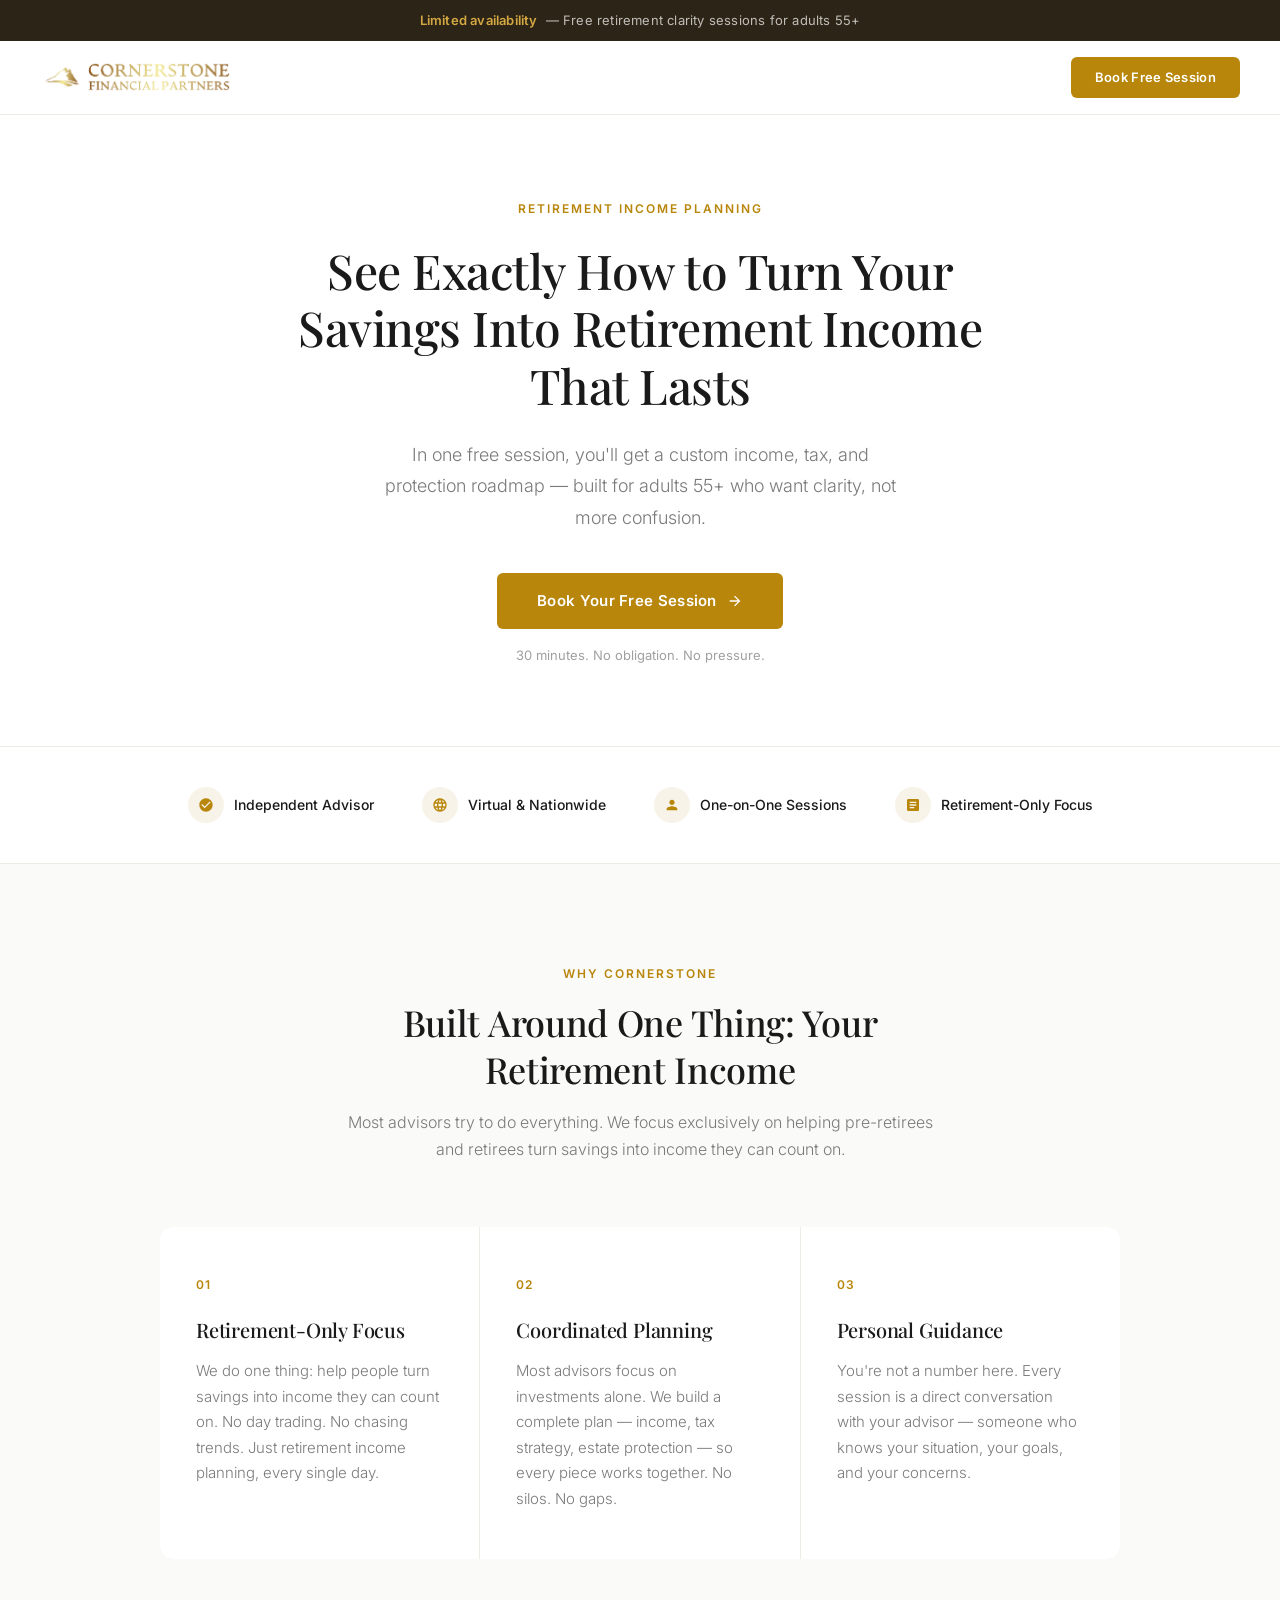
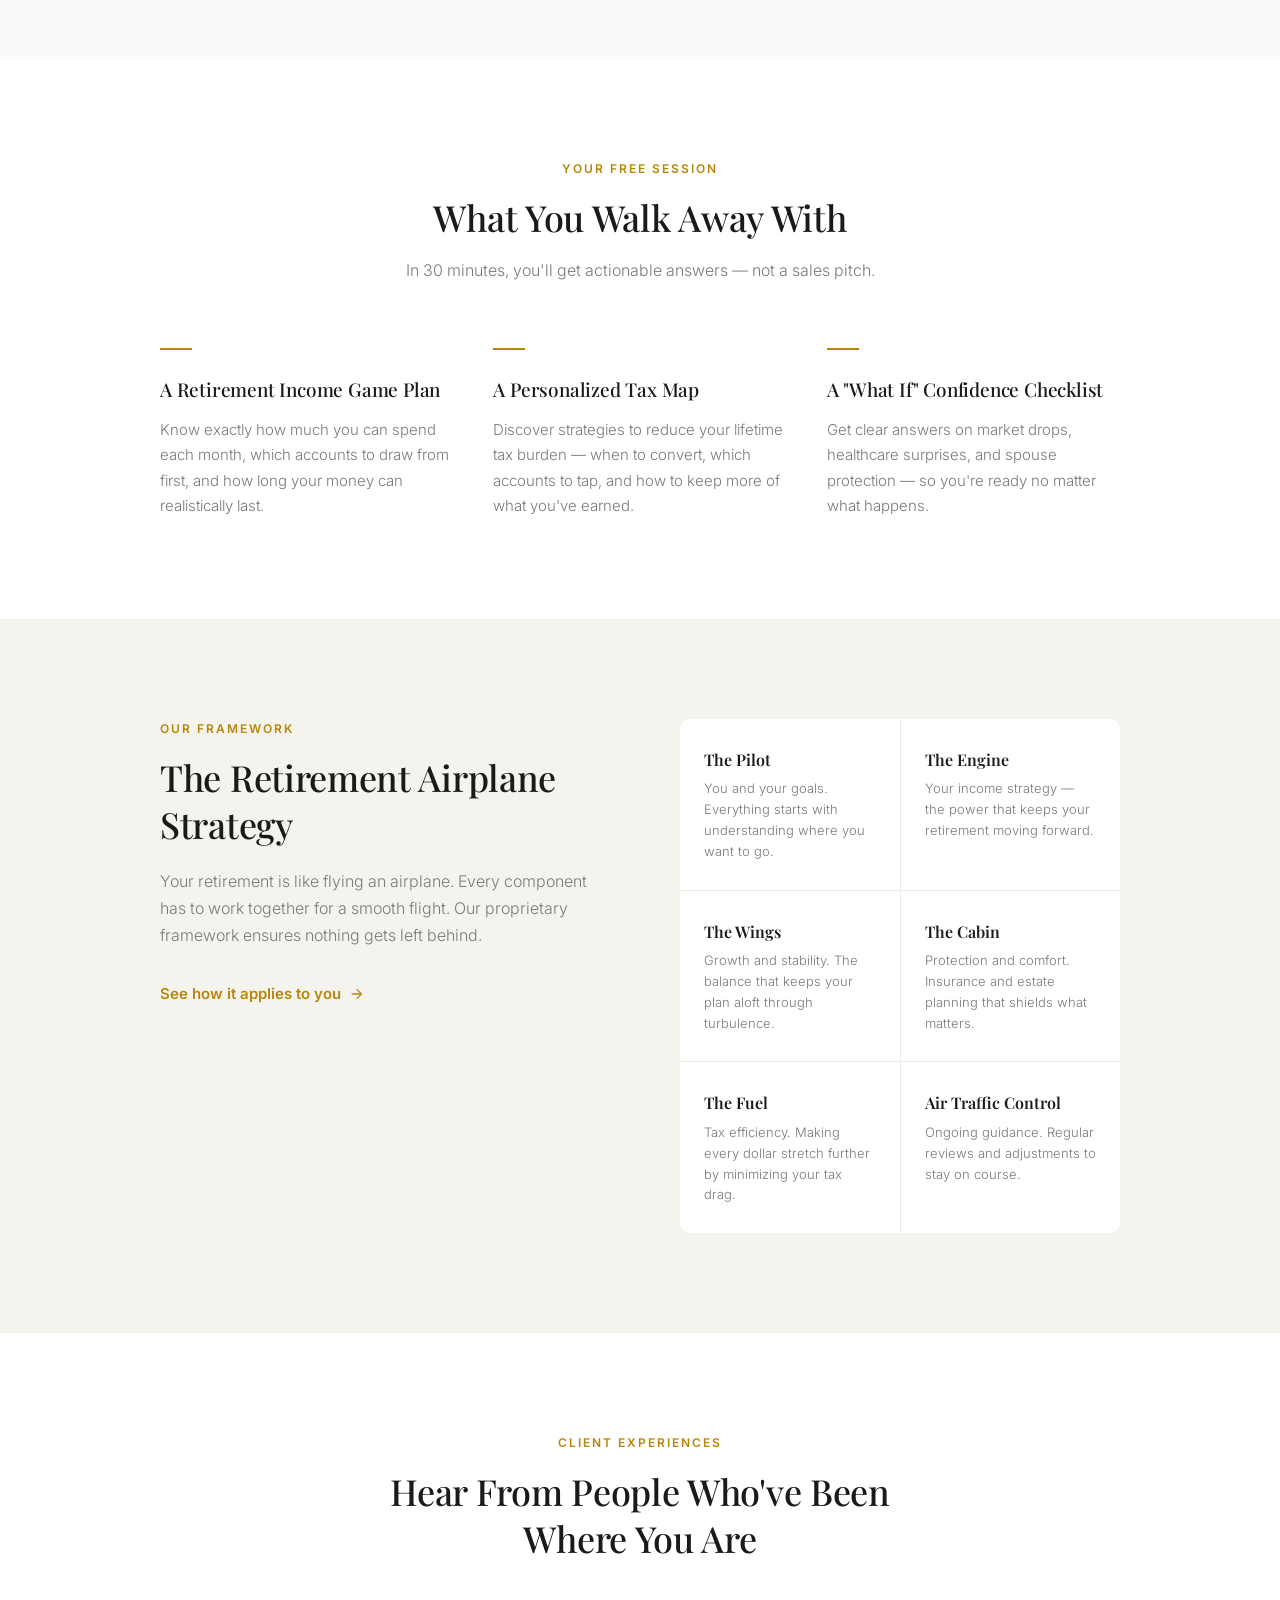
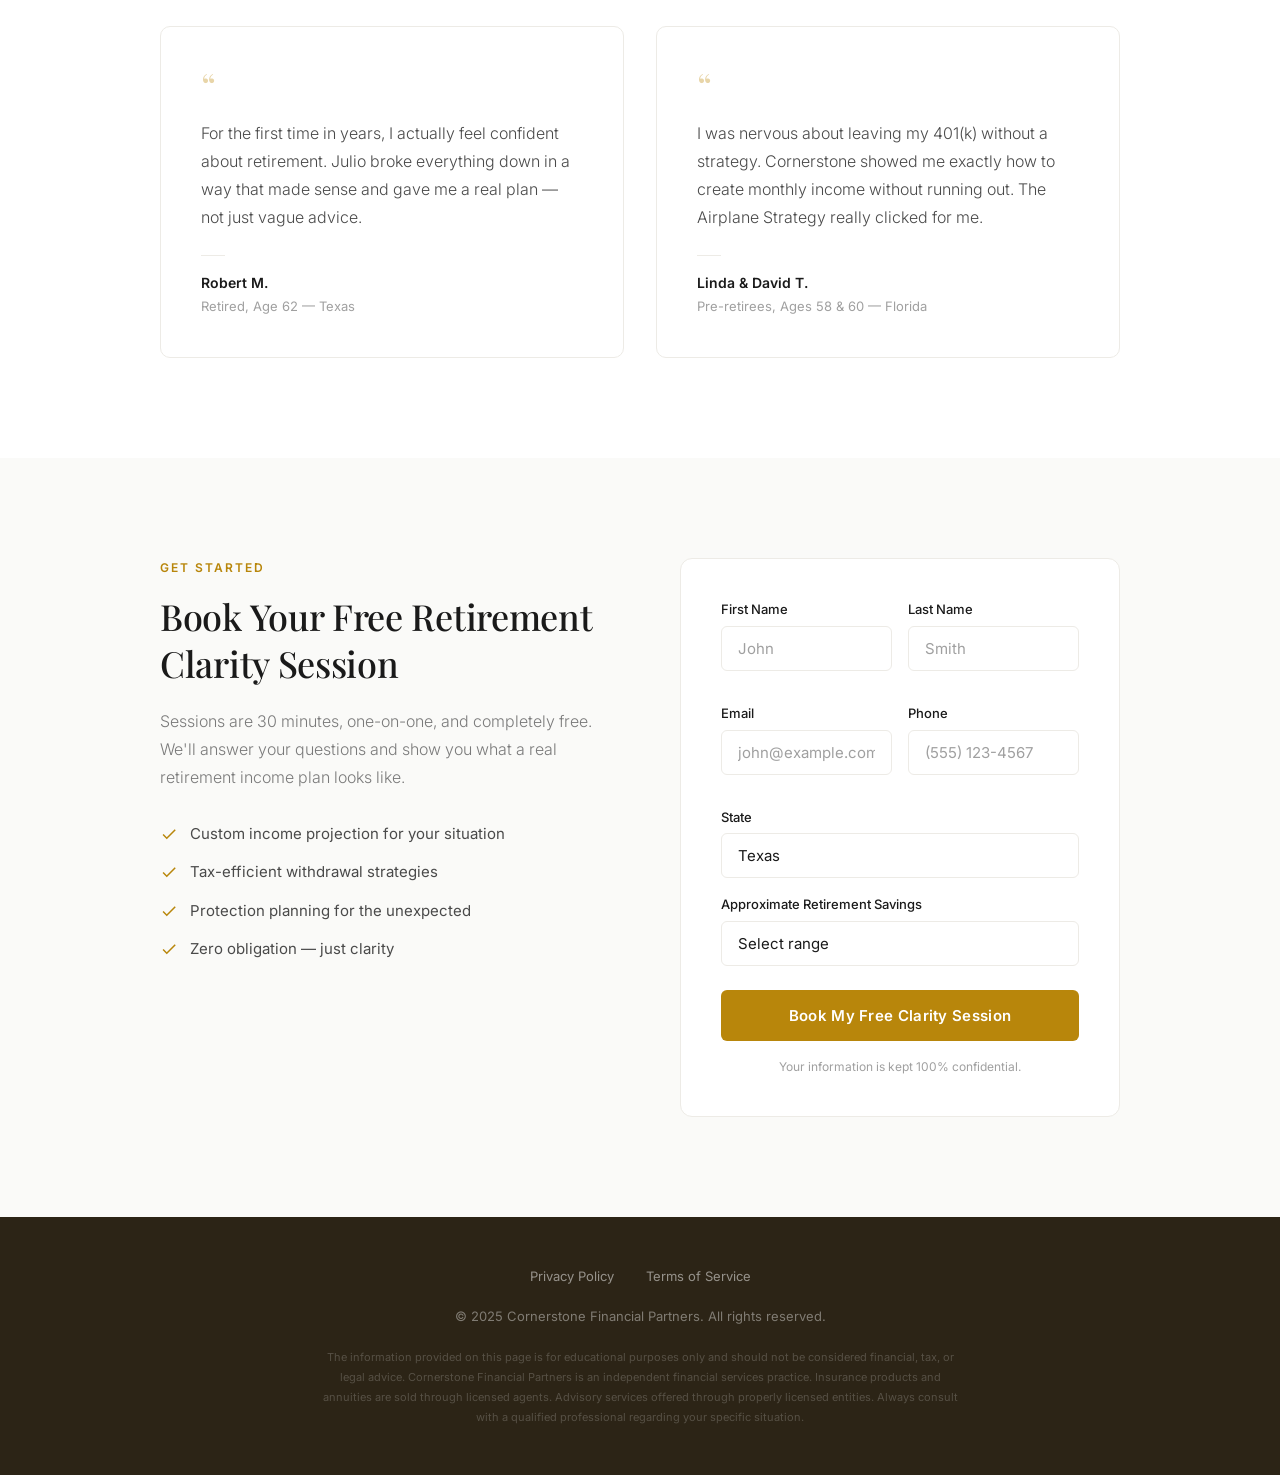
<file: public/land1.html>
<!DOCTYPE html>
<html lang="en">
<head>
  <meta charset="UTF-8">
  <meta name="viewport" content="width=device-width, initial-scale=1.0">
  <title>Cornerstone Financial Partners | Free Retirement Clarity Session</title>
  <meta name="description" content="See exactly how to turn $500K+ into retirement income that lasts. Book a free session with a retirement income specialist.">
  <meta property="og:title" content="Cornerstone Financial Partners | Free Retirement Clarity Session">
  <meta property="og:description" content="Get a custom income, tax, and protection roadmap — built for adults 55+ who want clarity, not confusion.">
  <meta property="og:url" content="https://cornerstone-fps.com/land1">
  <meta property="og:type" content="website">
  <link rel="icon" type="image/png" href="/favicon.png">
  <link rel="preconnect" href="https://fonts.googleapis.com">
  <link rel="preconnect" href="https://fonts.gstatic.com" crossorigin>
  <link href="https://fonts.googleapis.com/css2?family=Inter:wght@300;400;500;600&family=Playfair+Display:wght@400;500;600;700&display=swap" rel="stylesheet">
  <style>
    *, *::before, *::after { box-sizing: border-box; margin: 0; padding: 0; }
    :root {
      --gold: #B8860B;
      --gold-hover: #D4A843;
      --gold-subtle: #F8F3E8;
      --gold-border: #E8D5A8;
      --dark: #1A1A1A;
      --body: #4A4A4A;
      --light: #7A7A7A;
      --muted: #A0A0A0;
      --bg: #FFFFFF;
      --bg-alt: #FAFAF8;
      --bg-warm: #F5F3EE;
      --border: #EDEBE6;
      --footer-bg: #2C2416;
      --serif: 'Playfair Display', Georgia, serif;
      --sans: 'Inter', -apple-system, BlinkMacSystemFont, 'Segoe UI', sans-serif;
    }
    html { scroll-behavior: smooth; }
    body {
      font-family: var(--sans);
      background: var(--bg);
      color: var(--body);
      -webkit-font-smoothing: antialiased;
      -moz-osx-font-smoothing: grayscale;
      line-height: 1.6;
    }

    /* ── TOPBAR ── */
    .topbar {
      display: flex;
      align-items: center;
      justify-content: center;
      gap: 8px;
      padding: 10px 24px;
      background: var(--footer-bg);
      color: rgba(255,255,255,0.7);
      font-size: 13px;
      font-weight: 400;
      letter-spacing: 0.2px;
    }
    .topbar strong { color: var(--gold-hover); font-weight: 600; }

    /* ── NAV ── */
    .nav {
      display: flex;
      align-items: center;
      justify-content: space-between;
      padding: 16px 40px;
      background: var(--bg);
      border-bottom: 1px solid var(--border);
    }
    .nav-logo {
      height: 36px;
      width: auto;
    }
    .nav-cta {
      display: inline-flex;
      align-items: center;
      gap: 8px;
      padding: 10px 24px;
      border-radius: 6px;
      font-size: 13px;
      font-weight: 600;
      text-decoration: none;
      background: var(--gold);
      color: #fff;
      font-family: var(--sans);
      transition: all 0.3s ease;
      letter-spacing: 0.3px;
    }
    .nav-cta:hover {
      background: var(--gold-hover);
    }

    /* ── HERO ── */
    .hero {
      background: var(--bg);
      padding: 80px 24px 80px;
      text-align: center;
      position: relative;
    }
    .hero-inner {
      max-width: 700px;
      margin: 0 auto;
    }
    .hero-eyebrow {
      display: inline-block;
      font-size: 12px;
      font-weight: 600;
      letter-spacing: 2px;
      text-transform: uppercase;
      color: var(--gold);
      margin-bottom: 24px;
    }
    .hero h1 {
      font-family: var(--serif);
      font-size: clamp(32px, 5vw, 48px);
      font-weight: 500;
      line-height: 1.2;
      color: var(--dark);
      margin-bottom: 24px;
      letter-spacing: -0.5px;
    }
    .hero-sub {
      font-size: 18px;
      color: var(--light);
      line-height: 1.75;
      max-width: 540px;
      margin: 0 auto 40px;
      font-weight: 300;
    }
    .hero-cta-wrap {
      display: flex;
      flex-direction: column;
      align-items: center;
      gap: 16px;
    }
    .btn {
      display: inline-flex;
      align-items: center;
      justify-content: center;
      gap: 10px;
      padding: 16px 40px;
      border-radius: 6px;
      font-size: 15px;
      font-weight: 600;
      text-decoration: none;
      transition: all 0.3s ease;
      border: none;
      cursor: pointer;
      font-family: var(--sans);
      letter-spacing: 0.3px;
    }
    .btn-primary {
      background: var(--gold);
      color: #fff;
    }
    .btn-primary:hover {
      background: var(--gold-hover);
      transform: translateY(-1px);
      box-shadow: 0 8px 24px rgba(184,134,11,0.2);
    }
    .btn-primary svg { width: 16px; height: 16px; fill: #fff; }
    .hero-note {
      font-size: 13px;
      color: var(--muted);
      font-weight: 400;
    }

    /* ── TRUST BAR ── */
    .trust-bar {
      display: flex;
      justify-content: center;
      gap: 48px;
      padding: 40px 24px;
      border-top: 1px solid var(--border);
      border-bottom: 1px solid var(--border);
      background: var(--bg);
      flex-wrap: wrap;
    }
    .trust-item {
      display: flex;
      align-items: center;
      gap: 10px;
      font-size: 14px;
      font-weight: 500;
      color: var(--dark);
    }
    .trust-icon {
      width: 36px;
      height: 36px;
      border-radius: 50%;
      background: var(--gold-subtle);
      display: flex;
      align-items: center;
      justify-content: center;
      flex-shrink: 0;
    }
    .trust-icon svg { width: 16px; height: 16px; fill: var(--gold); }

    /* ── SECTION ── */
    .section {
      padding: 100px 24px;
    }
    .section-inner {
      max-width: 960px;
      margin: 0 auto;
    }
    .section-header {
      text-align: center;
      max-width: 600px;
      margin: 0 auto 64px;
    }
    .section-eyebrow {
      font-size: 12px;
      font-weight: 600;
      letter-spacing: 2px;
      text-transform: uppercase;
      color: var(--gold);
      margin-bottom: 16px;
    }
    .section-title {
      font-family: var(--serif);
      font-size: clamp(26px, 3.5vw, 36px);
      font-weight: 500;
      line-height: 1.3;
      color: var(--dark);
      margin-bottom: 16px;
      letter-spacing: -0.3px;
    }
    .section-desc {
      font-size: 16px;
      color: var(--light);
      line-height: 1.7;
      font-weight: 300;
    }

    /* ── PILLARS ── */
    .pillars { background: var(--bg-alt); }
    .pillars-grid {
      display: grid;
      grid-template-columns: repeat(3, 1fr);
      gap: 1px;
      background: var(--border);
      border-radius: 12px;
      overflow: hidden;
    }
    .pillar {
      background: var(--bg);
      padding: 48px 36px;
    }
    .pillar-num {
      font-size: 12px;
      font-weight: 600;
      color: var(--gold);
      letter-spacing: 1px;
      margin-bottom: 20px;
    }
    .pillar h3 {
      font-family: var(--serif);
      font-size: 20px;
      font-weight: 500;
      color: var(--dark);
      margin-bottom: 12px;
      letter-spacing: -0.2px;
    }
    .pillar p {
      font-size: 15px;
      color: var(--light);
      line-height: 1.7;
      font-weight: 300;
    }

    /* ── DELIVERABLES ── */
    .deliverables { background: var(--bg); }
    .deliver-grid {
      display: grid;
      grid-template-columns: repeat(3, 1fr);
      gap: 40px;
    }
    .deliver-item {
      position: relative;
    }
    .deliver-line {
      width: 32px;
      height: 2px;
      background: var(--gold);
      margin-bottom: 24px;
    }
    .deliver-item h3 {
      font-family: var(--serif);
      font-size: 19px;
      font-weight: 500;
      color: var(--dark);
      margin-bottom: 12px;
      letter-spacing: -0.2px;
    }
    .deliver-item p {
      font-size: 15px;
      color: var(--light);
      line-height: 1.7;
      font-weight: 300;
    }

    /* ── AIRPLANE ── */
    .airplane {
      background: var(--bg-warm);
    }
    .airplane-layout {
      display: grid;
      grid-template-columns: 1fr 1fr;
      gap: 80px;
      align-items: start;
    }
    .airplane-left .section-eyebrow { text-align: left; }
    .airplane-left .section-title {
      text-align: left;
      margin-bottom: 20px;
    }
    .airplane-left .section-desc {
      text-align: left;
      margin-bottom: 32px;
    }
    .airplane-cta {
      display: inline-flex;
      align-items: center;
      gap: 8px;
      font-size: 15px;
      font-weight: 600;
      color: var(--gold);
      text-decoration: none;
      transition: gap 0.2s;
    }
    .airplane-cta:hover { gap: 12px; }
    .airplane-cta svg { width: 16px; height: 16px; fill: var(--gold); }
    .airplane-grid {
      display: grid;
      grid-template-columns: 1fr 1fr;
      gap: 1px;
      background: var(--border);
      border-radius: 10px;
      overflow: hidden;
    }
    .airplane-cell {
      background: var(--bg);
      padding: 28px 24px;
    }
    .airplane-cell h4 {
      font-family: var(--serif);
      font-size: 16px;
      font-weight: 600;
      color: var(--dark);
      margin-bottom: 6px;
    }
    .airplane-cell p {
      font-size: 13px;
      color: var(--light);
      line-height: 1.6;
      font-weight: 300;
    }

    /* ── TESTIMONIALS ── */
    .testimonials { background: var(--bg); }
    .testi-grid {
      display: grid;
      grid-template-columns: 1fr 1fr;
      gap: 32px;
    }
    .testi-card {
      padding: 40px;
      border: 1px solid var(--border);
      border-radius: 10px;
      background: var(--bg);
    }
    .testi-quote {
      font-family: var(--serif);
      font-size: 36px;
      color: var(--gold-border);
      line-height: 1;
      margin-bottom: 16px;
    }
    .testi-card blockquote {
      font-size: 16px;
      color: var(--body);
      line-height: 1.75;
      font-weight: 300;
      font-style: normal;
      margin-bottom: 24px;
    }
    .testi-divider {
      width: 24px;
      height: 1px;
      background: var(--border);
      margin-bottom: 16px;
    }
    .testi-name {
      font-weight: 600;
      font-size: 14px;
      color: var(--dark);
    }
    .testi-detail {
      font-size: 13px;
      color: var(--muted);
      margin-top: 2px;
    }

    /* ── FORM SECTION ── */
    .form-section {
      background: var(--bg-alt);
      padding: 100px 24px;
    }
    .form-layout {
      max-width: 960px;
      margin: 0 auto;
      display: grid;
      grid-template-columns: 1fr 1fr;
      gap: 80px;
      align-items: start;
    }
    .form-left .section-eyebrow { text-align: left; }
    .form-left .section-title {
      text-align: left;
      margin-bottom: 20px;
    }
    .form-left-desc {
      font-size: 16px;
      color: var(--light);
      line-height: 1.75;
      font-weight: 300;
      margin-bottom: 32px;
    }
    .form-benefits {
      list-style: none;
      display: flex;
      flex-direction: column;
      gap: 16px;
    }
    .form-benefits li {
      display: flex;
      align-items: flex-start;
      gap: 12px;
      font-size: 15px;
      color: var(--body);
      font-weight: 400;
      line-height: 1.5;
    }
    .form-benefits svg {
      width: 18px;
      height: 18px;
      fill: var(--gold);
      flex-shrink: 0;
      margin-top: 2px;
    }
    .form-card {
      background: var(--bg);
      border-radius: 12px;
      padding: 40px;
      border: 1px solid var(--border);
    }
    .form-row {
      display: grid;
      grid-template-columns: 1fr 1fr;
      gap: 16px;
      margin-bottom: 16px;
    }
    .form-group { margin-bottom: 16px; }
    .form-group:last-of-type { margin-bottom: 0; }
    .form-group label {
      display: block;
      font-size: 13px;
      font-weight: 500;
      color: var(--dark);
      margin-bottom: 6px;
    }
    .form-group input,
    .form-group select {
      width: 100%;
      padding: 12px 16px;
      border: 1px solid var(--border);
      border-radius: 6px;
      font-size: 15px;
      font-family: var(--sans);
      color: var(--dark);
      background: var(--bg);
      transition: all 0.2s;
      outline: none;
      -webkit-appearance: none;
    }
    .form-group input:focus,
    .form-group select:focus {
      border-color: var(--gold);
      box-shadow: 0 0 0 3px rgba(184,134,11,0.08);
    }
    .form-group input::placeholder { color: var(--muted); }
    .form-submit {
      width: 100%;
      padding: 16px;
      background: var(--gold);
      color: #fff;
      border: none;
      border-radius: 6px;
      font-size: 15px;
      font-weight: 600;
      font-family: var(--sans);
      cursor: pointer;
      transition: all 0.3s ease;
      margin-top: 24px;
      letter-spacing: 0.3px;
    }
    .form-submit:hover {
      background: var(--gold-hover);
      box-shadow: 0 8px 24px rgba(184,134,11,0.2);
    }
    .form-note {
      text-align: center;
      font-size: 12px;
      color: var(--muted);
      margin-top: 16px;
      font-weight: 400;
    }

    /* ── FOOTER ── */
    .footer {
      background: var(--footer-bg);
      color: rgba(255,255,255,0.4);
      padding: 48px 24px;
      text-align: center;
      font-size: 13px;
      line-height: 1.8;
    }
    .footer-logo {
      height: 28px;
      margin-bottom: 24px;
      opacity: 0.6;
    }
    .footer a {
      color: rgba(255,255,255,0.5);
      text-decoration: none;
      transition: color 0.2s;
    }
    .footer a:hover { color: rgba(255,255,255,0.8); }
    .footer-links {
      display: flex;
      justify-content: center;
      gap: 32px;
      margin-bottom: 16px;
    }
    .footer-disclaimer {
      max-width: 640px;
      margin: 20px auto 0;
      font-size: 11px;
      line-height: 1.8;
      color: rgba(255,255,255,0.2);
    }

    /* ── RESPONSIVE ── */
    @media (max-width: 900px) {
      .airplane-layout,
      .form-layout {
        grid-template-columns: 1fr;
        gap: 48px;
      }
    }
    @media (max-width: 768px) {
      .hero { padding: 64px 20px 60px; }
      .section { padding: 72px 20px; }
      .pillars-grid { grid-template-columns: 1fr; }
      .deliver-grid { grid-template-columns: 1fr; gap: 32px; }
      .airplane-grid { grid-template-columns: 1fr; }
      .testi-grid { grid-template-columns: 1fr; }
      .form-row { grid-template-columns: 1fr; }
      .form-card { padding: 28px 24px; }
      .form-section { padding: 72px 20px; }
      .trust-bar { gap: 24px; padding: 32px 20px; }
      .pillar { padding: 36px 28px; }
    }
  </style>
</head>
<body>

  <!-- ═══ TOPBAR ═══ -->
  <div class="topbar">
    <strong>Limited availability</strong> &mdash; Free retirement clarity sessions for adults 55+
  </div>

  <!-- ═══ NAV ═══ -->
  <nav class="nav">
    <img src="logo-color.png" alt="Cornerstone Financial Partners" class="nav-logo">
    <a href="#book" class="nav-cta">Book Free Session</a>
  </nav>

  <!-- ═══ HERO ═══ -->
  <section class="hero">
    <div class="hero-inner">
      <div class="hero-eyebrow">Retirement Income Planning</div>
      <h1>See Exactly How to Turn Your Savings Into Retirement Income That Lasts</h1>
      <p class="hero-sub">In one free session, you'll get a custom income, tax, and protection roadmap — built for adults 55+ who want clarity, not more confusion.</p>
      <div class="hero-cta-wrap">
        <a href="#book" class="btn btn-primary">
          Book Your Free Session
          <svg viewBox="0 0 24 24"><path d="M12 4l-1.41 1.41L16.17 11H4v2h12.17l-5.58 5.59L12 20l8-8z"/></svg>
        </a>
        <span class="hero-note">30 minutes. No obligation. No pressure.</span>
      </div>
    </div>
  </section>

  <!-- ═══ TRUST BAR ═══ -->
  <div class="trust-bar">
    <div class="trust-item">
      <div class="trust-icon">
        <svg viewBox="0 0 24 24"><path d="M12 2C6.48 2 2 6.48 2 12s4.48 10 10 10 10-4.48 10-10S17.52 2 12 2zm-2 15l-5-5 1.41-1.41L10 14.17l7.59-7.59L19 8l-9 9z"/></svg>
      </div>
      Independent Advisor
    </div>
    <div class="trust-item">
      <div class="trust-icon">
        <svg viewBox="0 0 24 24"><path d="M11.99 2C6.47 2 2 6.48 2 12s4.47 10 9.99 10C17.52 22 22 17.52 22 12S17.52 2 11.99 2zm6.93 6h-2.95a15.65 15.65 0 00-1.38-3.56A8.03 8.03 0 0118.92 8zM12 4.04c.83 1.2 1.48 2.53 1.91 3.96h-3.82c.43-1.43 1.08-2.76 1.91-3.96zM4.26 14C4.1 13.36 4 12.69 4 12s.1-1.36.26-2h3.38c-.08.66-.14 1.32-.14 2s.06 1.34.14 2H4.26zm.82 2h2.95c.32 1.25.78 2.45 1.38 3.56A7.987 7.987 0 015.08 16zm2.95-8H5.08a7.987 7.987 0 014.33-3.56A15.65 15.65 0 008.03 8zM12 19.96c-.83-1.2-1.48-2.53-1.91-3.96h3.82c-.43 1.43-1.08 2.76-1.91 3.96zM14.34 14H9.66c-.09-.66-.16-1.32-.16-2s.07-1.35.16-2h4.68c.09.65.16 1.32.16 2s-.07 1.34-.16 2zm.25 5.56c.6-1.11 1.06-2.31 1.38-3.56h2.95a8.03 8.03 0 01-4.33 3.56zM16.36 14c.08-.66.14-1.32.14-2s-.06-1.34-.14-2h3.38c.16.64.26 1.31.26 2s-.1 1.36-.26 2h-3.38z"/></svg>
      </div>
      Virtual &amp; Nationwide
    </div>
    <div class="trust-item">
      <div class="trust-icon">
        <svg viewBox="0 0 24 24"><path d="M12 12c2.21 0 4-1.79 4-4s-1.79-4-4-4-4 1.79-4 4 1.79 4 4 4zm0 2c-2.67 0-8 1.34-8 4v2h16v-2c0-2.66-5.33-4-8-4z"/></svg>
      </div>
      One-on-One Sessions
    </div>
    <div class="trust-item">
      <div class="trust-icon">
        <svg viewBox="0 0 24 24"><path d="M19 3H5c-1.1 0-2 .9-2 2v14c0 1.1.9 2 2 2h14c1.1 0 2-.9 2-2V5c0-1.1-.9-2-2-2zm-5 14H7v-2h7v2zm3-4H7v-2h10v2zm0-4H7V7h10v2z"/></svg>
      </div>
      Retirement-Only Focus
    </div>
  </div>

  <!-- ═══ WHY CORNERSTONE ═══ -->
  <section class="section pillars">
    <div class="section-inner">
      <div class="section-header">
        <div class="section-eyebrow">Why Cornerstone</div>
        <h2 class="section-title">Built Around One Thing: Your Retirement Income</h2>
        <p class="section-desc">Most advisors try to do everything. We focus exclusively on helping pre-retirees and retirees turn savings into income they can count on.</p>
      </div>
      <div class="pillars-grid">
        <div class="pillar">
          <div class="pillar-num">01</div>
          <h3>Retirement-Only Focus</h3>
          <p>We do one thing: help people turn savings into income they can count on. No day trading. No chasing trends. Just retirement income planning, every single day.</p>
        </div>
        <div class="pillar">
          <div class="pillar-num">02</div>
          <h3>Coordinated Planning</h3>
          <p>Most advisors focus on investments alone. We build a complete plan — income, tax strategy, estate protection — so every piece works together. No silos. No gaps.</p>
        </div>
        <div class="pillar">
          <div class="pillar-num">03</div>
          <h3>Personal Guidance</h3>
          <p>You're not a number here. Every session is a direct conversation with your advisor — someone who knows your situation, your goals, and your concerns.</p>
        </div>
      </div>
    </div>
  </section>

  <!-- ═══ WHAT YOU WALK AWAY WITH ═══ -->
  <section class="section deliverables">
    <div class="section-inner">
      <div class="section-header">
        <div class="section-eyebrow">Your Free Session</div>
        <h2 class="section-title">What You Walk Away With</h2>
        <p class="section-desc">In 30 minutes, you'll get actionable answers — not a sales pitch.</p>
      </div>
      <div class="deliver-grid">
        <div class="deliver-item">
          <div class="deliver-line"></div>
          <h3>A Retirement Income Game Plan</h3>
          <p>Know exactly how much you can spend each month, which accounts to draw from first, and how long your money can realistically last.</p>
        </div>
        <div class="deliver-item">
          <div class="deliver-line"></div>
          <h3>A Personalized Tax Map</h3>
          <p>Discover strategies to reduce your lifetime tax burden — when to convert, which accounts to tap, and how to keep more of what you've earned.</p>
        </div>
        <div class="deliver-item">
          <div class="deliver-line"></div>
          <h3>A "What If" Confidence Checklist</h3>
          <p>Get clear answers on market drops, healthcare surprises, and spouse protection — so you're ready no matter what happens.</p>
        </div>
      </div>
    </div>
  </section>

  <!-- ═══ RETIREMENT AIRPLANE STRATEGY ═══ -->
  <section class="section airplane">
    <div class="section-inner">
      <div class="airplane-layout">
        <div class="airplane-left">
          <div class="section-eyebrow">Our Framework</div>
          <h2 class="section-title">The Retirement Airplane Strategy</h2>
          <p class="section-desc">Your retirement is like flying an airplane. Every component has to work together for a smooth flight. Our proprietary framework ensures nothing gets left behind.</p>
          <a href="#book" class="airplane-cta">
            See how it applies to you
            <svg viewBox="0 0 24 24"><path d="M12 4l-1.41 1.41L16.17 11H4v2h12.17l-5.58 5.59L12 20l8-8z"/></svg>
          </a>
        </div>
        <div class="airplane-grid">
          <div class="airplane-cell">
            <h4>The Pilot</h4>
            <p>You and your goals. Everything starts with understanding where you want to go.</p>
          </div>
          <div class="airplane-cell">
            <h4>The Engine</h4>
            <p>Your income strategy — the power that keeps your retirement moving forward.</p>
          </div>
          <div class="airplane-cell">
            <h4>The Wings</h4>
            <p>Growth and stability. The balance that keeps your plan aloft through turbulence.</p>
          </div>
          <div class="airplane-cell">
            <h4>The Cabin</h4>
            <p>Protection and comfort. Insurance and estate planning that shields what matters.</p>
          </div>
          <div class="airplane-cell">
            <h4>The Fuel</h4>
            <p>Tax efficiency. Making every dollar stretch further by minimizing your tax drag.</p>
          </div>
          <div class="airplane-cell">
            <h4>Air Traffic Control</h4>
            <p>Ongoing guidance. Regular reviews and adjustments to stay on course.</p>
          </div>
        </div>
      </div>
    </div>
  </section>

  <!-- ═══ TESTIMONIALS ═══ -->
  <section class="section testimonials">
    <div class="section-inner">
      <div class="section-header">
        <div class="section-eyebrow">Client Experiences</div>
        <h2 class="section-title">Hear From People Who've Been Where You Are</h2>
      </div>
      <div class="testi-grid">
        <div class="testi-card">
          <div class="testi-quote">&ldquo;</div>
          <blockquote>For the first time in years, I actually feel confident about retirement. Julio broke everything down in a way that made sense and gave me a real plan — not just vague advice.</blockquote>
          <div class="testi-divider"></div>
          <div class="testi-name">Robert M.</div>
          <div class="testi-detail">Retired, Age 62 — Texas</div>
        </div>
        <div class="testi-card">
          <div class="testi-quote">&ldquo;</div>
          <blockquote>I was nervous about leaving my 401(k) without a strategy. Cornerstone showed me exactly how to create monthly income without running out. The Airplane Strategy really clicked for me.</blockquote>
          <div class="testi-divider"></div>
          <div class="testi-name">Linda &amp; David T.</div>
          <div class="testi-detail">Pre-retirees, Ages 58 &amp; 60 — Florida</div>
        </div>
      </div>
    </div>
  </section>

  <!-- ═══ BOOKING FORM ═══ -->
  <section class="form-section" id="book">
    <div class="form-layout">
      <div class="form-left">
        <div class="section-eyebrow">Get Started</div>
        <h2 class="section-title">Book Your Free Retirement Clarity Session</h2>
        <p class="form-left-desc">Sessions are 30 minutes, one-on-one, and completely free. We'll answer your questions and show you what a real retirement income plan looks like.</p>
        <ul class="form-benefits">
          <li>
            <svg viewBox="0 0 24 24"><path d="M9 16.17L4.83 12l-1.42 1.41L9 19 21 7l-1.41-1.41z"/></svg>
            Custom income projection for your situation
          </li>
          <li>
            <svg viewBox="0 0 24 24"><path d="M9 16.17L4.83 12l-1.42 1.41L9 19 21 7l-1.41-1.41z"/></svg>
            Tax-efficient withdrawal strategies
          </li>
          <li>
            <svg viewBox="0 0 24 24"><path d="M9 16.17L4.83 12l-1.42 1.41L9 19 21 7l-1.41-1.41z"/></svg>
            Protection planning for the unexpected
          </li>
          <li>
            <svg viewBox="0 0 24 24"><path d="M9 16.17L4.83 12l-1.42 1.41L9 19 21 7l-1.41-1.41z"/></svg>
            Zero obligation — just clarity
          </li>
        </ul>
      </div>
      <div class="form-card">
        <form id="leadForm" onsubmit="handleSubmit(event)">
          <div class="form-row">
            <div class="form-group">
              <label for="firstName">First Name</label>
              <input type="text" id="firstName" name="firstName" placeholder="John" required>
            </div>
            <div class="form-group">
              <label for="lastName">Last Name</label>
              <input type="text" id="lastName" name="lastName" placeholder="Smith" required>
            </div>
          </div>
          <div class="form-row">
            <div class="form-group">
              <label for="email">Email</label>
              <input type="email" id="email" name="email" placeholder="john@example.com" required>
            </div>
            <div class="form-group">
              <label for="phone">Phone</label>
              <input type="tel" id="phone" name="phone" placeholder="(555) 123-4567" required>
            </div>
          </div>
          <div class="form-group">
            <label for="state">State</label>
            <select id="state" name="state" required>
              <option value="">Select your state</option>
              <option>Alabama</option><option>Alaska</option><option>Arizona</option><option>Arkansas</option>
              <option>California</option><option>Colorado</option><option>Connecticut</option><option>Delaware</option>
              <option>Florida</option><option>Georgia</option><option>Hawaii</option><option>Idaho</option>
              <option>Illinois</option><option>Indiana</option><option>Iowa</option><option>Kansas</option>
              <option>Kentucky</option><option>Louisiana</option><option>Maine</option><option>Maryland</option>
              <option>Massachusetts</option><option>Michigan</option><option>Minnesota</option><option>Mississippi</option>
              <option>Missouri</option><option>Montana</option><option>Nebraska</option><option>Nevada</option>
              <option>New Hampshire</option><option>New Jersey</option><option>New Mexico</option><option>New York</option>
              <option>North Carolina</option><option>North Dakota</option><option>Ohio</option><option>Oklahoma</option>
              <option>Oregon</option><option>Pennsylvania</option><option>Rhode Island</option><option>South Carolina</option>
              <option>South Dakota</option><option>Tennessee</option><option selected>Texas</option><option>Utah</option>
              <option>Vermont</option><option>Virginia</option><option>Washington</option><option>West Virginia</option>
              <option>Wisconsin</option><option>Wyoming</option>
            </select>
          </div>
          <div class="form-group">
            <label for="savings">Approximate Retirement Savings</label>
            <select id="savings" name="savings" required>
              <option value="">Select range</option>
              <option>$250K – $500K</option>
              <option>$500K – $1M</option>
              <option>$1M – $2M</option>
              <option>$2M+</option>
            </select>
          </div>
          <button type="submit" class="form-submit">Book My Free Clarity Session</button>
        </form>
        <p class="form-note">Your information is kept 100% confidential.</p>
      </div>
    </div>
  </section>

  <!-- ═══ FOOTER ═══ -->
  <footer class="footer">
    <div class="footer-links">
      <a href="/privacy">Privacy Policy</a>
      <a href="/terms">Terms of Service</a>
    </div>
    <p>&copy; 2025 Cornerstone Financial Partners. All rights reserved.</p>
    <p class="footer-disclaimer">
      The information provided on this page is for educational purposes only and should not be considered financial, tax, or legal advice.
      Cornerstone Financial Partners is an independent financial services practice. Insurance products and annuities are sold through licensed agents.
      Advisory services offered through properly licensed entities. Always consult with a qualified professional regarding your specific situation.
    </p>
  </footer>

  <script>
    function handleSubmit(e) {
      e.preventDefault();
      const form = e.target;
      const data = Object.fromEntries(new FormData(form));
      console.log('Lead submitted:', data);

      form.innerHTML = `
        <div style="text-align:center;padding:48px 0;">
          <div style="width:48px;height:48px;border-radius:50%;background:var(--gold-subtle);display:inline-flex;align-items:center;justify-content:center;margin-bottom:20px;">
            <svg width="24" height="24" viewBox="0 0 24 24" fill="none">
              <path d="M9 16.17L4.83 12l-1.42 1.41L9 19 21 7l-1.41-1.41z" fill="var(--gold)"/>
            </svg>
          </div>
          <h3 style="font-family:var(--serif);font-size:22px;font-weight:500;margin-bottom:8px;color:var(--dark);">You're All Set</h3>
          <p style="color:var(--light);font-size:15px;line-height:1.6;font-weight:300;">
            We've received your information. You'll hear from us shortly to schedule your session.
          </p>
        </div>
      `;
    }

    document.querySelectorAll('a[href^="#"]').forEach(a => {
      a.addEventListener('click', e => {
        e.preventDefault();
        const target = document.querySelector(a.getAttribute('href'));
        if (target) target.scrollIntoView({ behavior: 'smooth', block: 'start' });
      });
    });
  </script>

</body>
</html>
</file>
